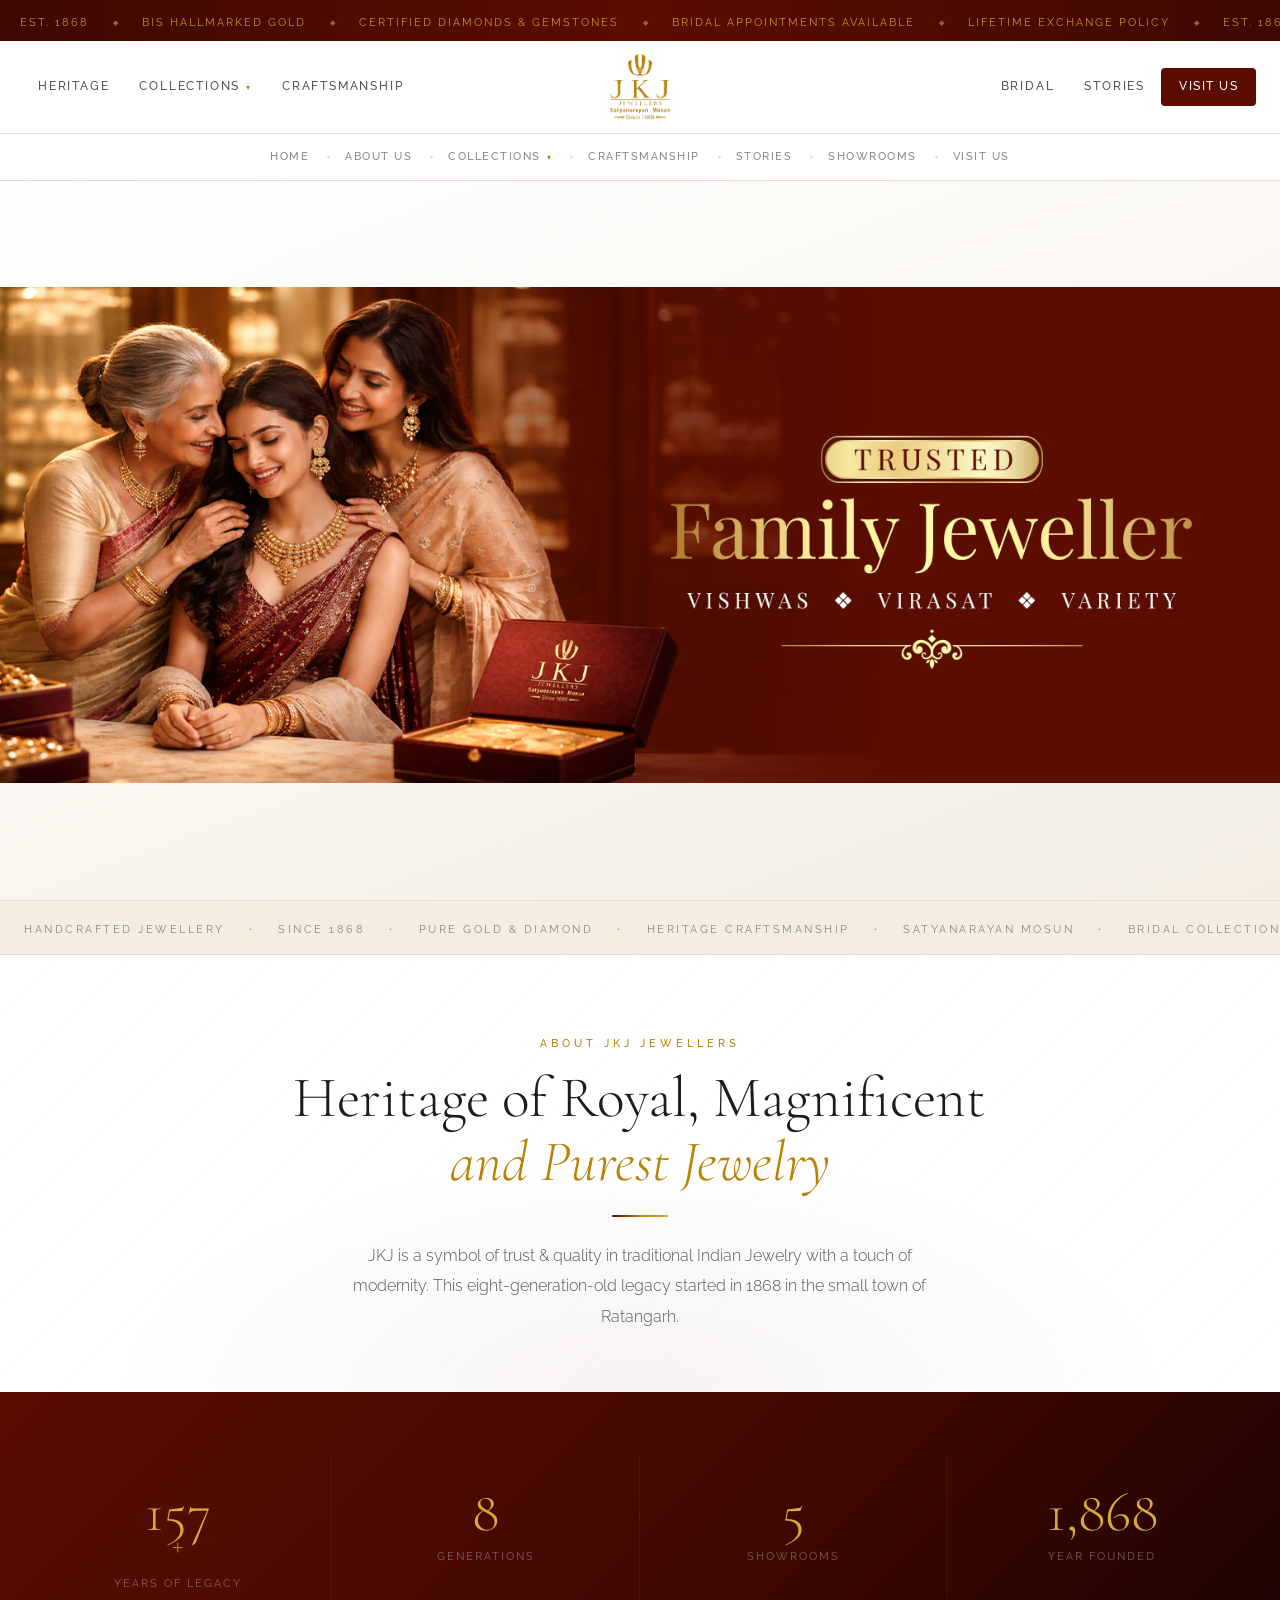
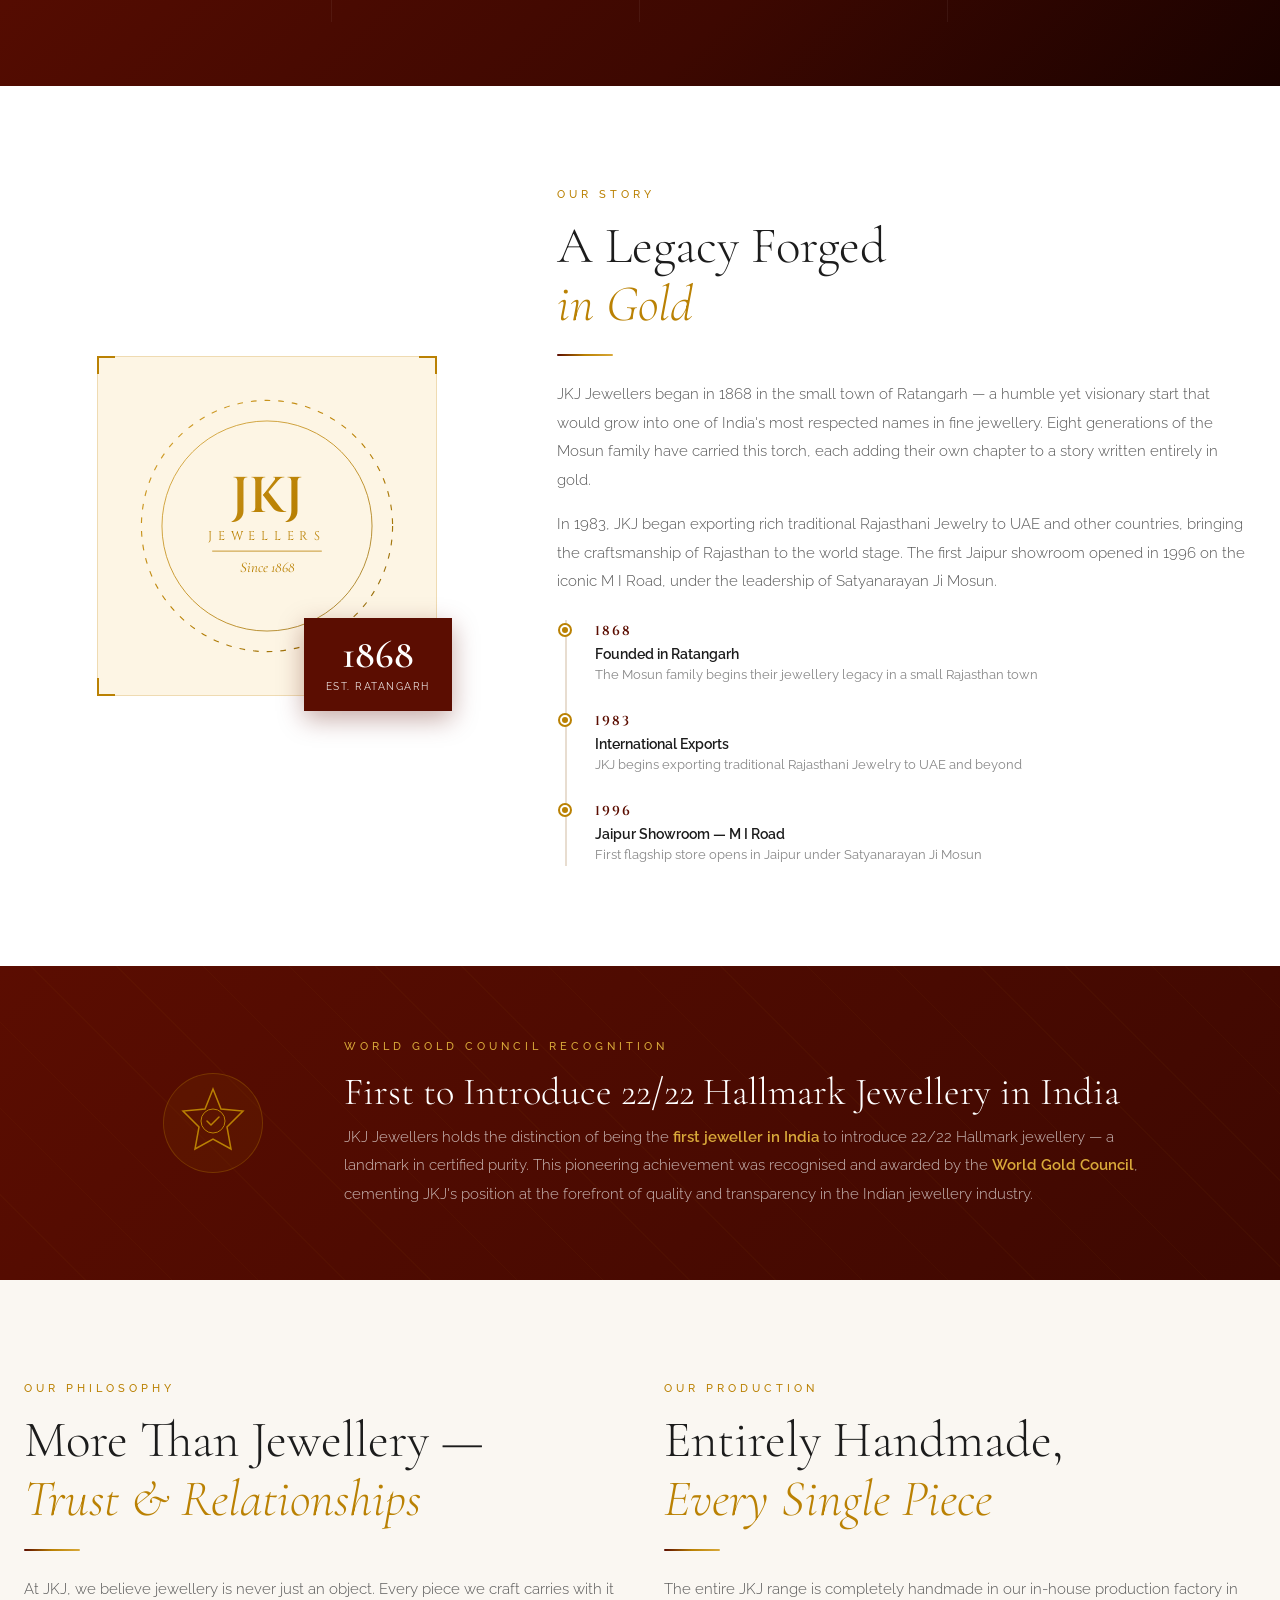
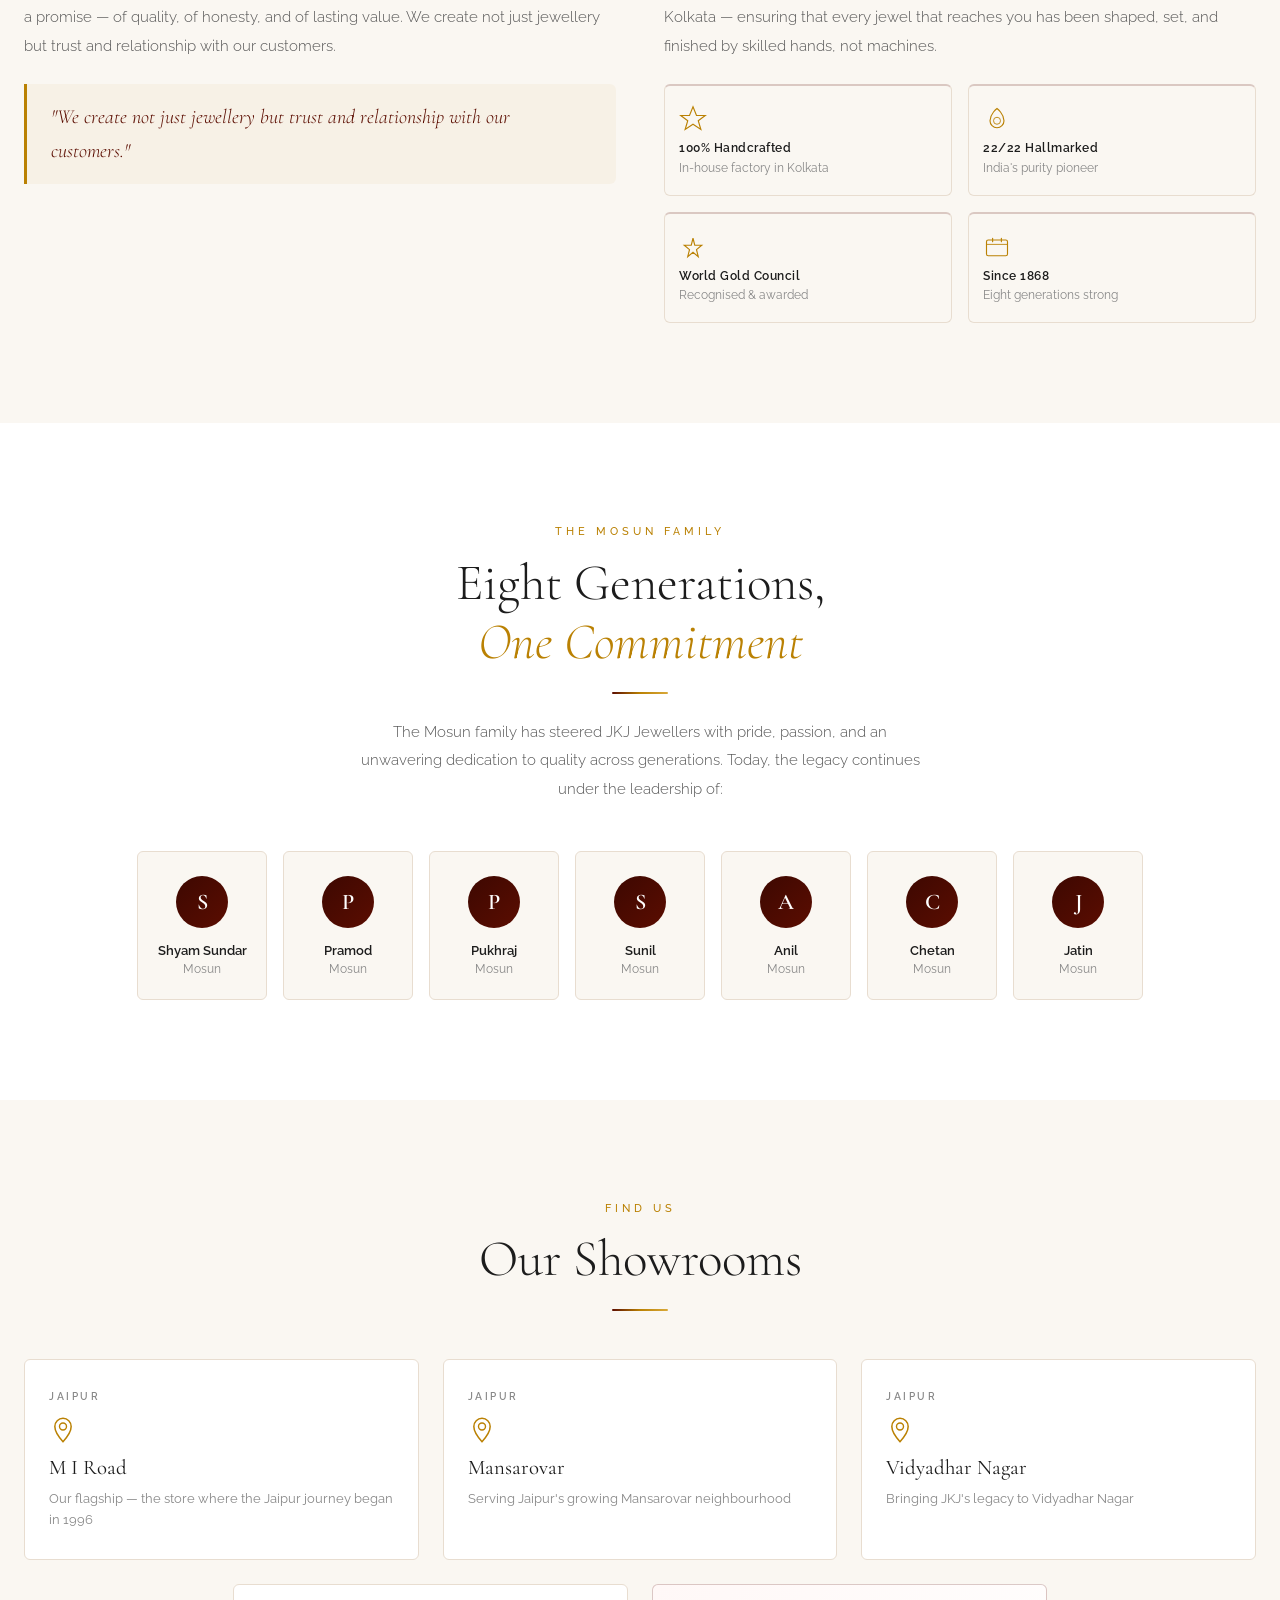
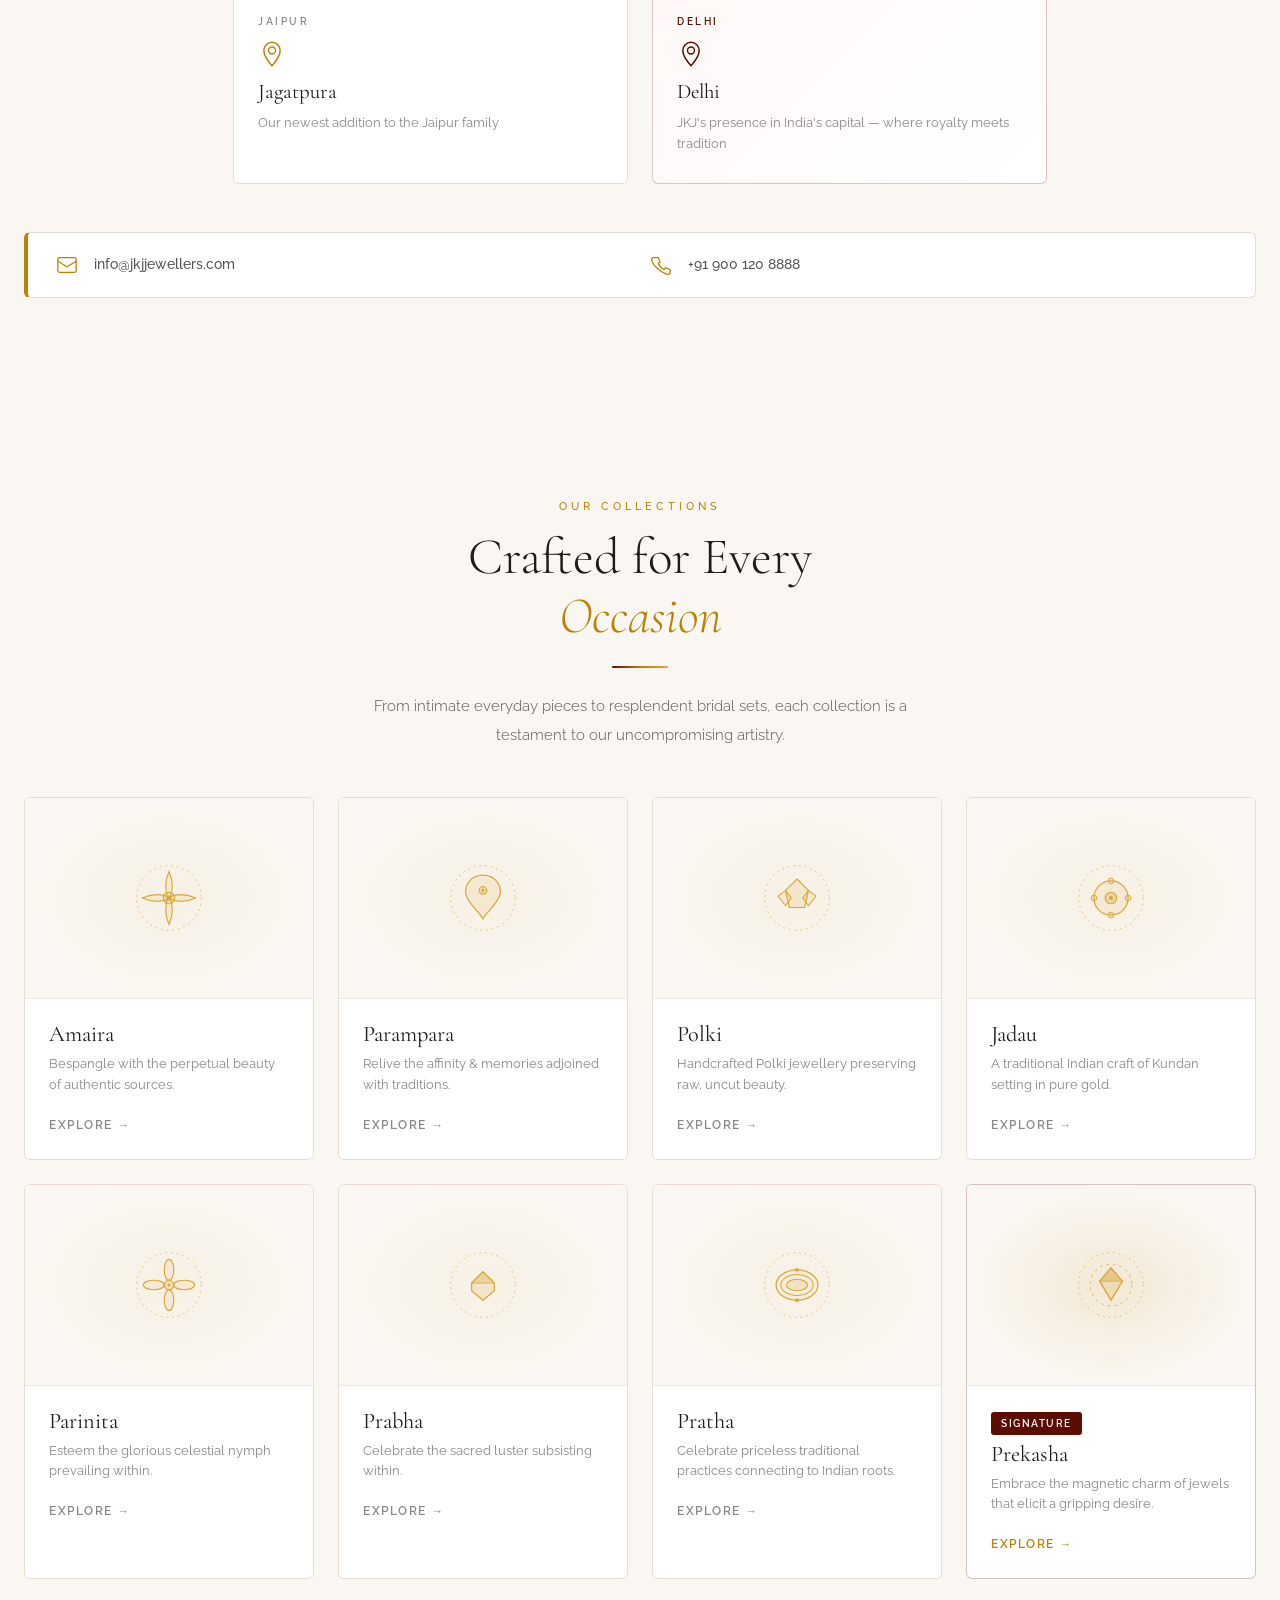
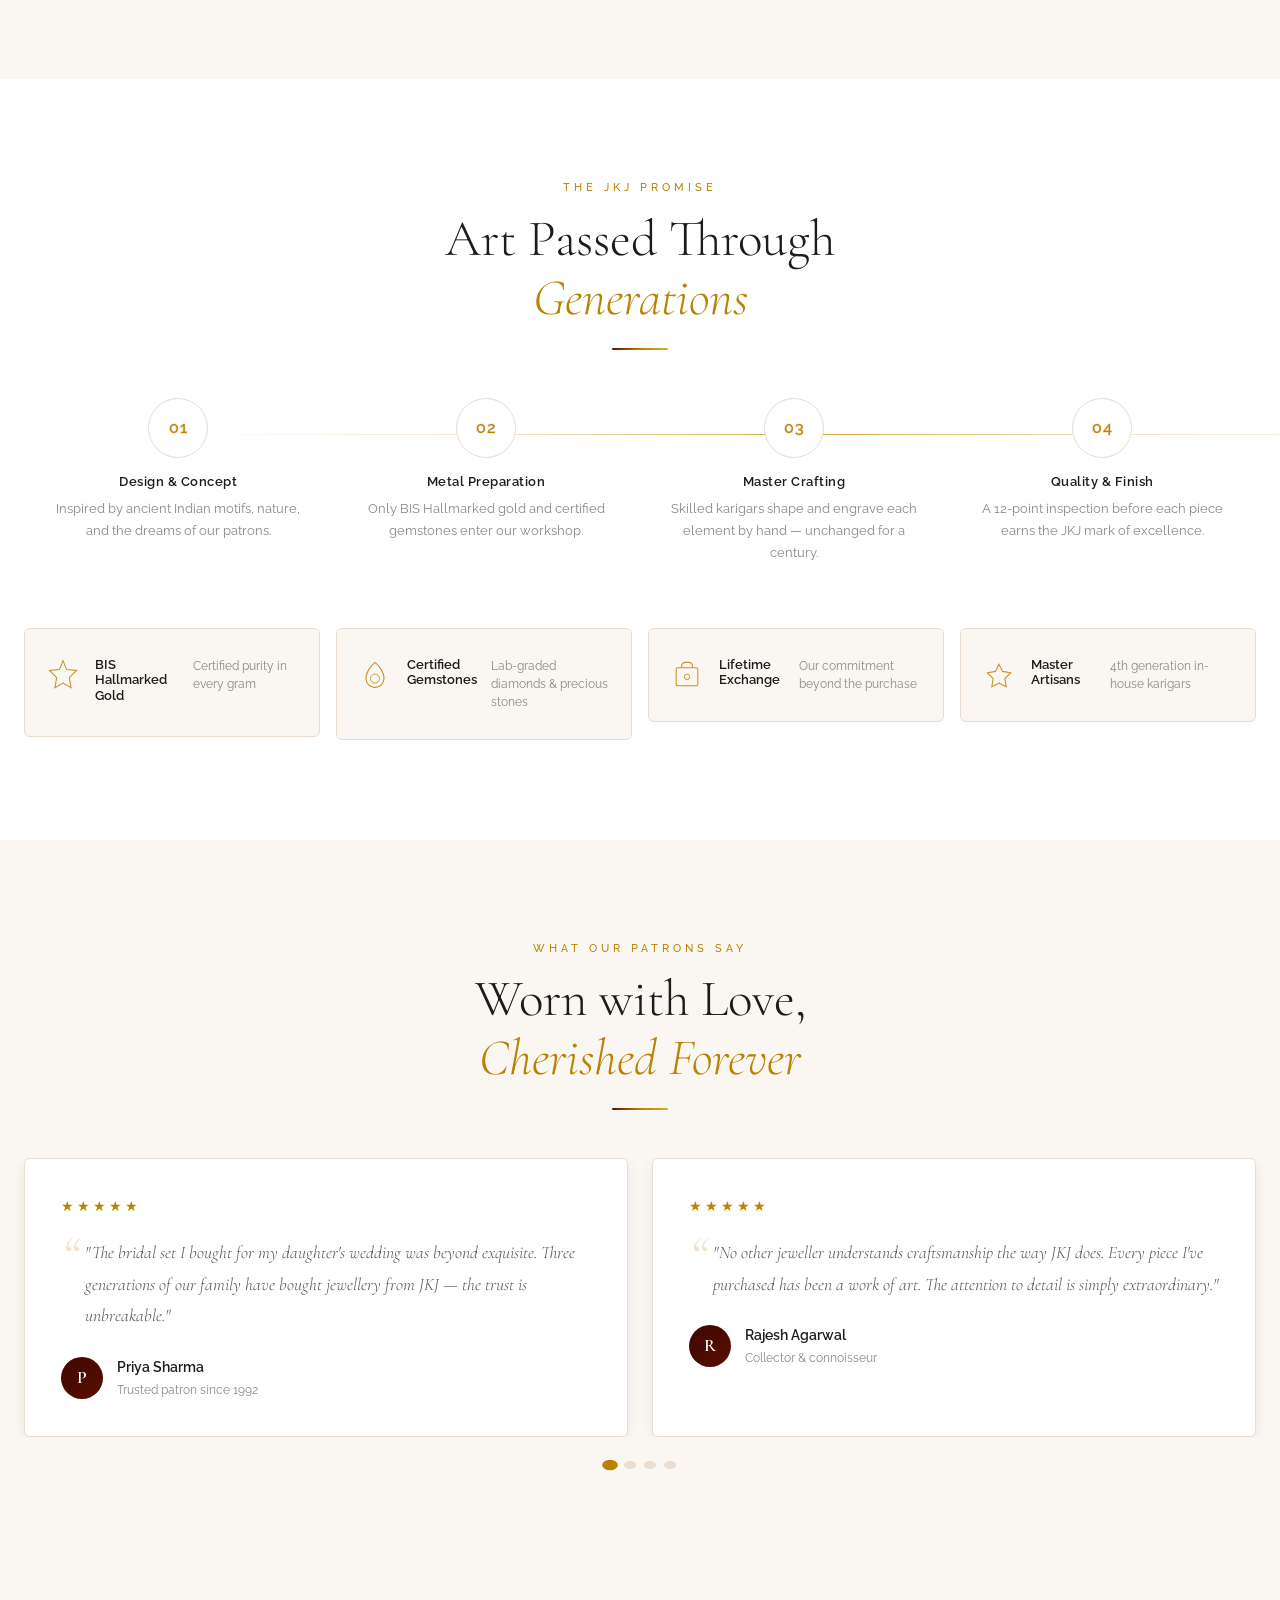
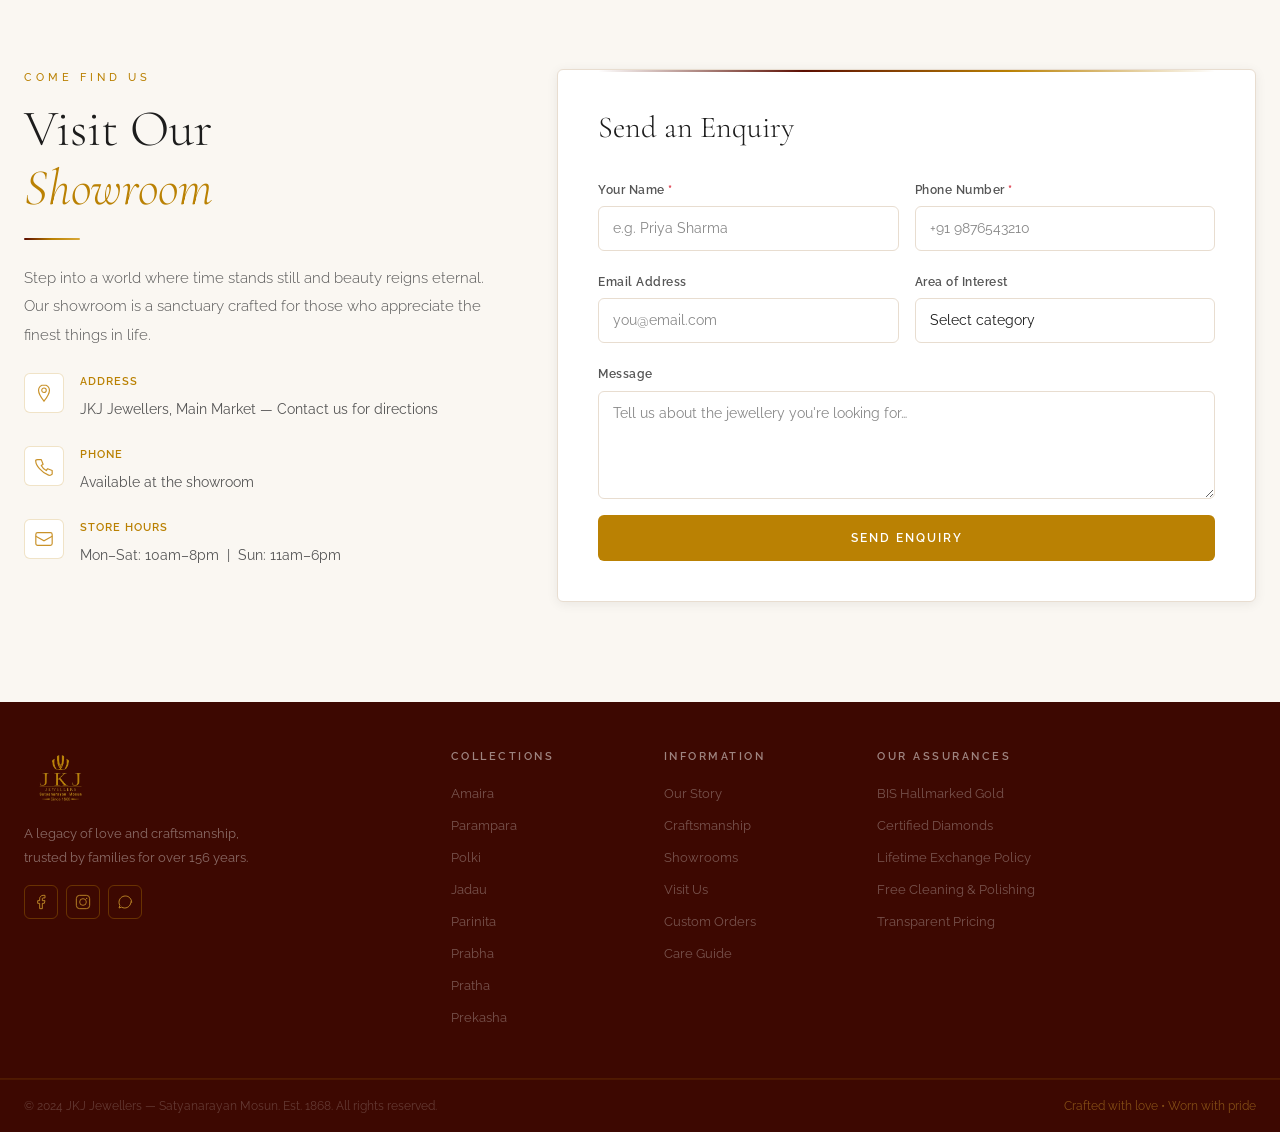
<file: index.html>
<!DOCTYPE html>
<html lang="en">
<head>
  <meta charset="UTF-8" />
  <meta name="viewport" content="width=device-width, initial-scale=1.0" />
  <title>JKJ Jewellers — Satyanarayan Mosun | Since 1868</title>

  <!-- Bootstrap 5 CSS -->
  <link href="https://cdn.jsdelivr.net/npm/bootstrap@5.3.3/dist/css/bootstrap.min.css" rel="stylesheet" />
  <!-- Google Fonts -->
  <link rel="preconnect" href="https://fonts.googleapis.com" />
  <link rel="preconnect" href="https://fonts.gstatic.com" crossorigin />
  <link href="https://fonts.googleapis.com/css2?family=Cormorant+Garamond:ital,wght@0,300;0,400;0,500;0,600;1,300;1,400&family=Raleway:wght@300;400;500;600&family=Cinzel:wght@400;500;600&display=swap" rel="stylesheet" />
  <!-- Custom CSS -->
  <link rel="stylesheet" href="css/style.css" />
</head>
<body>

  <!-- =====================================================
       HEADER — Luxury split-logo design
       ===================================================== -->
  <header class="site-header" id="siteHeader">

    <!-- ANNOUNCEMENT BAR -->
    <div class="announce-bar">
      <div class="announce-track">
        <span>Est. 1868</span>
        <span class="announce-dot">&#9670;</span>
        <span>BIS Hallmarked Gold</span>
        <span class="announce-dot">&#9670;</span>
        <span>Certified Diamonds &amp; Gemstones</span>
        <span class="announce-dot">&#9670;</span>
        <span>Bridal Appointments Available</span>
        <span class="announce-dot">&#9670;</span>
        <span>Lifetime Exchange Policy</span>
        <span class="announce-dot">&#9670;</span>
        <span>Est. 1868</span>
        <span class="announce-dot">&#9670;</span>
        <span>BIS Hallmarked Gold</span>
        <span class="announce-dot">&#9670;</span>
        <span>Certified Diamonds &amp; Gemstones</span>
        <span class="announce-dot">&#9670;</span>
        <span>Bridal Appointments Available</span>
        <span class="announce-dot">&#9670;</span>
        <span>Lifetime Exchange Policy</span>
        <span class="announce-dot">&#9670;</span>
      </div>
    </div>

    <!-- MAIN HEADER — Split nav / centered logo -->
    <div class="header-main">
      <div class="container-xxl px-3 px-md-4">
        <div class="hdr-inner">

          <!-- Left nav -->
          <nav class="hdr-nav hdr-nav--left">
            <a href="about.html" class="hdr-link">Heritage</a>
            <div class="hdr-dropdown">
              <a href="#collections" class="hdr-link hdr-dropdown-toggle">
                Collections <span class="hdr-caret">&#9662;</span>
              </a>
              <div class="hdr-dropdown-menu">
                <a href="#collections" class="hdr-dropdown-item">Amaira</a>
                <a href="#collections" class="hdr-dropdown-item">Parampara</a>
                <a href="#collections" class="hdr-dropdown-item">Polki</a>
                <a href="#collections" class="hdr-dropdown-item">Jadau</a>
                <a href="#collections" class="hdr-dropdown-item">Parinita</a>
                <a href="#collections" class="hdr-dropdown-item">Prabha</a>
                <a href="#collections" class="hdr-dropdown-item">Pratha</a>
                <a href="#collections" class="hdr-dropdown-item">Prekasha</a>
              </div>
            </div>
            <a href="#craftsmanship" class="hdr-link">Craftsmanship</a>
          </nav>

          <!-- Center logo -->
          <a href="index.html" class="header-logo">
            <img src="logo.webp" alt="JKJ Jewellers" />
          </a>

          <!-- Right nav -->
          <nav class="hdr-nav hdr-nav--right">
            <a href="#collections" class="hdr-link">Bridal</a>
            <a href="#testimonials" class="hdr-link">Stories</a>
            <a href="contact.html" class="hdr-link hdr-link--cta">Visit Us</a>
          </nav>

          <!-- Mobile hamburger (visible only on small screens) -->
          <button class="hdr-hamburger d-lg-none" id="hamburger" aria-label="Open menu">
            <span></span><span></span><span></span>
          </button>

        </div>
      </div>
    </div>

    <!-- CATEGORY NAV -->
    <div class="header-nav-wrap">
      <div class="container-xxl px-3 px-md-4">
        <nav class="cat-nav" id="catNav">
          <a href="index.html" class="cat-nav-item active">Home</a>
          <a href="about.html" class="cat-nav-item">About Us</a>
          <div class="cat-nav-dropdown">
            <a href="#collections" class="cat-nav-item cat-nav-toggle">
              Collections <span class="cat-caret">&#9662;</span>
            </a>
            <div class="cat-nav-menu">
              <a href="#collections" class="cat-menu-item">Amaira</a>
              <a href="#collections" class="cat-menu-item">Parampara</a>
              <a href="#collections" class="cat-menu-item">Polki</a>
              <a href="#collections" class="cat-menu-item">Jadau</a>
              <a href="#collections" class="cat-menu-item">Parinita</a>
              <a href="#collections" class="cat-menu-item">Prabha</a>
              <a href="#collections" class="cat-menu-item">Pratha</a>
              <a href="#collections" class="cat-menu-item">Prekasha</a>
            </div>
          </div>
          <a href="#craftsmanship" class="cat-nav-item">Craftsmanship</a>
          <a href="#testimonials" class="cat-nav-item">Stories</a>
          <a href="stores.html" class="cat-nav-item">Showrooms</a>
          <a href="contact.html" class="cat-nav-item">Visit Us</a>
        </nav>
      </div>
    </div>

    <!-- Mobile menu -->
    <div class="mobile-menu" id="mobileMenu">
      <a href="about.html">Heritage</a>
      <div class="mobile-submenu">
        <button class="mobile-submenu-toggle" type="button" aria-expanded="false">
          <span>Collections</span>
          <span class="ms-caret">&#9662;</span>
        </button>
        <div class="mobile-submenu-list">
          <a href="#collections">Amaira</a>
          <a href="#collections">Parampara</a>
          <a href="#collections">Polki</a>
          <a href="#collections">Jadau</a>
          <a href="#collections">Parinita</a>
          <a href="#collections">Prabha</a>
          <a href="#collections">Pratha</a>
          <a href="#collections">Prekasha</a>
        </div>
      </div>
      <a href="#craftsmanship">Craftsmanship</a>
      <a href="#collections">Bridal</a>
      <a href="#testimonials">Stories</a>
      <a href="stores.html">Showrooms</a>
      <a href="contact.html">Visit Us</a>
    </div>

  </header>

  <!-- =====================================================
       HERO
       ===================================================== -->
  <section class="hero" id="home">
    <img src="images/desktop_banner.png" width="100%" height="auto" class="d-none d-lg-block" alt="">
    <img src="images/mobile_banner.png" width="100%" height="auto" class="d-lg-none d-block" alt="">
  </section>

  <!-- MARQUEE -->
  <div class="marquee-strip">
    <div class="marquee-track">
      <span>Handcrafted Jewellery</span><span class="dot">&bull;</span>
      <span>Since 1868</span><span class="dot">&bull;</span>
      <span>Pure Gold &amp; Diamond</span><span class="dot">&bull;</span>
      <span>Heritage Craftsmanship</span><span class="dot">&bull;</span>
      <span>Satyanarayan Mosun</span><span class="dot">&bull;</span>
      <span>Bridal Collections</span><span class="dot">&bull;</span>
      <span>Handcrafted Jewellery</span><span class="dot">&bull;</span>
      <span>Since 1868</span><span class="dot">&bull;</span>
      <span>Pure Gold &amp; Diamond</span><span class="dot">&bull;</span>
      <span>Heritage Craftsmanship</span><span class="dot">&bull;</span>
      <span>Satyanarayan Mosun</span><span class="dot">&bull;</span>
      <span>Bridal Collections</span><span class="dot">&bull;</span>
    </div>
  </div>

  <!-- =====================================================
       ABOUT / HERITAGE  (full page content)
       ===================================================== -->

  <!-- 1. INTRO BANNER -->
  <section class="about-intro" id="heritage">
    <div class="about-intro-bg"></div>
    <div class="container-xxl px-3 px-md-4 position-relative">
      <div class="row justify-content-center text-center">
        <div class="col-lg-8 reveal">
          <p class="section-eyebrow">About JKJ Jewellers</p>
          <h2 class="about-intro-title">Heritage of Royal, Magnificent<br /><em>and Purest Jewelry</em></h2>
          <div class="gold-divider mx-auto"></div>
          <p class="about-intro-sub">
            JKJ is a symbol of trust &amp; quality in traditional Indian Jewelry with a touch of modernity. This eight-generation-old legacy started in 1868 in the small town of Ratangarh.
          </p>
        </div>
      </div>
    </div>
  </section>

  <!-- 2. STATS BAND -->
  <section class="section-stats">
    <div class="container-xxl px-3 px-md-4">
      <div class="row g-0 text-center">
        <div class="col-6 col-md-3 stat-cell reveal">
          <span class="stat-big" data-count="157">0</span><span class="stat-plus">+</span>
          <p>Years of Legacy</p>
        </div>
        <div class="col-6 col-md-3 stat-cell reveal" style="--delay:0.1s">
          <span class="stat-big" data-count="8">0</span>
          <p>Generations</p>
        </div>
        <div class="col-6 col-md-3 stat-cell reveal" style="--delay:0.2s">
          <span class="stat-big" data-count="5">0</span>
          <p>Showrooms</p>
        </div>
        <div class="col-6 col-md-3 stat-cell reveal" style="--delay:0.3s">
          <span class="stat-big" data-count="1868">0</span>
          <p>Year Founded</p>
        </div>
      </div>
    </div>
  </section>

  <!-- 3. STORY + EMBLEM -->
  <section class="section-heritage py-section" id="about-story">
    <div class="container-xxl px-3 px-md-4">
      <div class="row align-items-center g-5">

        <div class="col-lg-5 reveal-left">
          <div class="heritage-frame mx-auto">
            <div class="heritage-frame-inner">
              <svg viewBox="0 0 240 240" fill="none" xmlns="http://www.w3.org/2000/svg" class="w-100">
                <circle cx="120" cy="120" r="110" stroke="url(#gG)" stroke-width="1" stroke-dasharray="5 7"/>
                <circle cx="120" cy="120" r="92" stroke="url(#gG)" stroke-width="0.7"/>
                <text x="120" y="108" text-anchor="middle" font-family="Cinzel,serif" font-size="44" fill="url(#gG)" font-weight="600">JKJ</text>
                <text x="120" y="132" text-anchor="middle" font-family="Cinzel,serif" font-size="11" fill="#ba8103" letter-spacing="5">JEWELLERS</text>
                <line x1="72" y1="142" x2="168" y2="142" stroke="#ba8103" stroke-width="0.7"/>
                <text x="120" y="160" text-anchor="middle" font-family="Cormorant Garamond,serif" font-size="13" fill="#ba8103" font-style="italic">Since 1868</text>
                <defs>
                  <linearGradient id="gG" x1="0" y1="0" x2="240" y2="240" gradientUnits="userSpaceOnUse">
                    <stop offset="0%"  stop-color="#d9a93a"/>
                    <stop offset="50%" stop-color="#ba8103"/>
                    <stop offset="100%" stop-color="#8B6914"/>
                  </linearGradient>
                </defs>
              </svg>
            </div>
            <div class="fc fc-tl"></div><div class="fc fc-tr"></div>
            <div class="fc fc-bl"></div><div class="fc fc-br"></div>
            <div class="heritage-badge">
              <span class="badge-num">1868</span>
              <span class="badge-lbl">Est. Ratangarh</span>
            </div>
          </div>
        </div>

        <div class="col-lg-7 reveal-right">
          <p class="section-eyebrow">Our Story</p>
          <h2 class="section-title">A Legacy Forged<br /><em>in Gold</em></h2>
          <div class="gold-divider"></div>
          <p class="body-text">
            JKJ Jewellers began in 1868 in the small town of Ratangarh — a humble yet visionary start that would grow into one of India's most respected names in fine jewellery. Eight generations of the Mosun family have carried this torch, each adding their own chapter to a story written entirely in gold.
          </p>
          <p class="body-text mb-4">
            In 1983, JKJ began exporting rich traditional Rajasthani Jewelry to UAE and other countries, bringing the craftsmanship of Rajasthan to the world stage. The first Jaipur showroom opened in 1996 on the iconic M I Road, under the leadership of Satyanarayan Ji Mosun.
          </p>
          <!-- Timeline -->
          <div class="about-timeline">
            <div class="abt-tl-item reveal" style="--delay:0s">
              <div class="abt-tl-year">1868</div>
              <div class="abt-tl-content">
                <h6>Founded in Ratangarh</h6>
                <p>The Mosun family begins their jewellery legacy in a small Rajasthan town</p>
              </div>
            </div>
            <div class="abt-tl-item reveal" style="--delay:0.15s">
              <div class="abt-tl-year">1983</div>
              <div class="abt-tl-content">
                <h6>International Exports</h6>
                <p>JKJ begins exporting traditional Rajasthani Jewelry to UAE and beyond</p>
              </div>
            </div>
            <div class="abt-tl-item reveal" style="--delay:0.3s">
              <div class="abt-tl-year">1996</div>
              <div class="abt-tl-content">
                <h6>Jaipur Showroom — M I Road</h6>
                <p>First flagship store opens in Jaipur under Satyanarayan Ji Mosun</p>
              </div>
            </div>
          </div>
        </div>

      </div>
    </div>
  </section>

  <!-- 4. ACHIEVEMENT HIGHLIGHT -->
  <section class="about-achievement">
    <div class="container-xxl px-3 px-md-4">
      <div class="row align-items-center g-5 justify-content-center">
        <div class="col-lg-2 text-center reveal-left">
          <div class="award-emblem mx-auto">
            <svg width="80" height="80" viewBox="0 0 80 80" fill="none">
              <path d="M40 6L48 26L70 28L54 44L58 66L40 56L22 66L26 44L10 28L32 26Z" stroke="#ba8103" stroke-width="1.5" fill="none"/>
              <circle cx="40" cy="38" r="12" stroke="#ba8103" stroke-width="1" fill="none"/>
              <path d="M34 38L38 42L46 34" stroke="#ba8103" stroke-width="1.5" stroke-linecap="round" stroke-linejoin="round"/>
            </svg>
          </div>
        </div>
        <div class="col-lg-8 reveal">
          <p class="section-eyebrow">World Gold Council Recognition</p>
          <h3 class="achievement-title">First to Introduce 22/22 Hallmark Jewellery in India</h3>
          <p class="body-text mt-2 mb-0">
            JKJ Jewellers holds the distinction of being the <strong>first jeweller in India</strong> to introduce 22/22 Hallmark jewellery — a landmark in certified purity. This pioneering achievement was recognised and awarded by the <strong>World Gold Council</strong>, cementing JKJ's position at the forefront of quality and transparency in the Indian jewellery industry.
          </p>
        </div>
      </div>
    </div>
  </section>

  <!-- 5. PHILOSOPHY + PRODUCTION -->
  <section class="about-philosophy py-section bg-cream">
    <div class="container-xxl px-3 px-md-4">
      <div class="row g-5">

        <!-- Philosophy -->
        <div class="col-lg-6 reveal-left">
          <p class="section-eyebrow">Our Philosophy</p>
          <h2 class="section-title">More Than Jewellery —<br /><em>Trust &amp; Relationships</em></h2>
          <div class="gold-divider"></div>
          <p class="body-text">
            At JKJ, we believe jewellery is never just an object. Every piece we craft carries with it a promise — of quality, of honesty, and of lasting value. We create not just jewellery but trust and relationship with our customers.
          </p>
          <blockquote class="about-quote">
            "We create not just jewellery but trust and relationship with our customers."
          </blockquote>
        </div>

        <!-- Production -->
        <div class="col-lg-6 reveal-right">
          <p class="section-eyebrow">Our Production</p>
          <h2 class="section-title">Entirely Handmade,<br /><em>Every Single Piece</em></h2>
          <div class="gold-divider"></div>
          <p class="body-text mb-4">
            The entire JKJ range is completely handmade in our in-house production factory in Kolkata — ensuring that every jewel that reaches you has been shaped, set, and finished by skilled hands, not machines.
          </p>
          <div class="row g-3">
            <div class="col-6">
              <div class="pillar-card">
                <div class="pillar-icon mb-2">
                  <svg width="28" height="28" viewBox="0 0 32 32" fill="none"><path d="M16 2L20 12H30L22 18L25 28L16 22L7 28L10 18L2 12H12L16 2Z" stroke="#ba8103" stroke-width="1.3" fill="none"/></svg>
                </div>
                <h6>100% Handcrafted</h6>
                <p>In-house factory in Kolkata</p>
              </div>
            </div>
            <div class="col-6">
              <div class="pillar-card">
                <div class="pillar-icon mb-2">
                  <svg width="28" height="28" viewBox="0 0 32 32" fill="none"><path d="M16 4C16 4 8 10 8 18C8 22.4 11.6 26 16 26C20.4 26 24 22.4 24 18C24 10 16 4 16 4Z" stroke="#ba8103" stroke-width="1.3" fill="none"/><circle cx="16" cy="18" r="4" stroke="#ba8103" stroke-width="1"/></svg>
                </div>
                <h6>22/22 Hallmarked</h6>
                <p>India's purity pioneer</p>
              </div>
            </div>
            <div class="col-6">
              <div class="pillar-card">
                <div class="pillar-icon mb-2">
                  <svg width="28" height="28" viewBox="0 0 32 32" fill="none"><path d="M16 6L18 14L26 14L20 19L22 27L16 22L10 27L12 19L6 14L14 14L16 6Z" stroke="#ba8103" stroke-width="1.3" fill="none"/></svg>
                </div>
                <h6>World Gold Council</h6>
                <p>Recognised &amp; awarded</p>
              </div>
            </div>
            <div class="col-6">
              <div class="pillar-card">
                <div class="pillar-icon mb-2">
                  <svg width="28" height="28" viewBox="0 0 32 32" fill="none"><rect x="4" y="8" width="24" height="18" rx="2" stroke="#ba8103" stroke-width="1.3" fill="none"/><path d="M4 13H28" stroke="#ba8103" stroke-width="1"/><path d="M11 6V10M21 6V10" stroke="#ba8103" stroke-width="1.3" stroke-linecap="round"/></svg>
                </div>
                <h6>Since 1868</h6>
                <p>Eight generations strong</p>
              </div>
            </div>
          </div>
        </div>

      </div>
    </div>
  </section>

  <!-- 6. FAMILY LEADERSHIP -->
  <section class="about-family py-section">
    <div class="container-xxl px-3 px-md-4">
      <div class="text-center mb-5 reveal">
        <p class="section-eyebrow">The Mosun Family</p>
        <h2 class="section-title">Eight Generations,<br /><em>One Commitment</em></h2>
        <div class="gold-divider mx-auto"></div>
        <p class="body-text mx-auto" style="max-width:560px">
          The Mosun family has steered JKJ Jewellers with pride, passion, and an unwavering dedication to quality across generations. Today, the legacy continues under the leadership of:
        </p>
      </div>
      <div class="row g-3 justify-content-center">
        <div class="col-6 col-sm-4 col-md-3 col-lg-auto reveal" style="--delay:0s">
          <div class="family-card">
            <div class="family-initial">S</div>
            <p>Shyam Sundar<br /><span>Mosun</span></p>
          </div>
        </div>
        <div class="col-6 col-sm-4 col-md-3 col-lg-auto reveal" style="--delay:0.07s">
          <div class="family-card">
            <div class="family-initial">P</div>
            <p>Pramod<br /><span>Mosun</span></p>
          </div>
        </div>
        <div class="col-6 col-sm-4 col-md-3 col-lg-auto reveal" style="--delay:0.14s">
          <div class="family-card">
            <div class="family-initial">P</div>
            <p>Pukhraj<br /><span>Mosun</span></p>
          </div>
        </div>
        <div class="col-6 col-sm-4 col-md-3 col-lg-auto reveal" style="--delay:0.21s">
          <div class="family-card">
            <div class="family-initial">S</div>
            <p>Sunil<br /><span>Mosun</span></p>
          </div>
        </div>
        <div class="col-6 col-sm-4 col-md-3 col-lg-auto reveal" style="--delay:0.28s">
          <div class="family-card">
            <div class="family-initial">A</div>
            <p>Anil<br /><span>Mosun</span></p>
          </div>
        </div>
        <div class="col-6 col-sm-4 col-md-3 col-lg-auto reveal" style="--delay:0.35s">
          <div class="family-card">
            <div class="family-initial">C</div>
            <p>Chetan<br /><span>Mosun</span></p>
          </div>
        </div>
        <div class="col-6 col-sm-4 col-md-3 col-lg-auto reveal" style="--delay:0.42s">
          <div class="family-card">
            <div class="family-initial">J</div>
            <p>Jatin<br /><span>Mosun</span></p>
          </div>
        </div>
      </div>
    </div>
  </section>

  <!-- 7. STORE LOCATIONS -->
  <section class="about-stores py-section bg-cream">
    <div class="container-xxl px-3 px-md-4">
      <div class="text-center mb-5 reveal">
        <p class="section-eyebrow">Find Us</p>
        <h2 class="section-title">Our Showrooms</h2>
        <div class="gold-divider mx-auto"></div>
      </div>
      <div class="row g-4 justify-content-center">
        <div class="col-sm-6 col-lg-4 reveal" style="--delay:0s">
          <div class="store-card">
            <div class="store-city">Jaipur</div>
            <div class="store-icon">
              <svg width="28" height="28" viewBox="0 0 24 24" fill="none"><path d="M12 2C8.1 2 5 5.1 5 9C5 14.3 12 22 12 22C12 22 19 14.3 19 9C19 5.1 15.9 2 12 2Z" stroke="#ba8103" stroke-width="1.3" fill="none"/><circle cx="12" cy="9" r="3" stroke="#ba8103" stroke-width="1.2"/></svg>
            </div>
            <h5>M I Road</h5>
            <p>Our flagship — the store where the Jaipur journey began in 1996</p>
          </div>
        </div>
        <div class="col-sm-6 col-lg-4 reveal" style="--delay:0.1s">
          <div class="store-card">
            <div class="store-city">Jaipur</div>
            <div class="store-icon">
              <svg width="28" height="28" viewBox="0 0 24 24" fill="none"><path d="M12 2C8.1 2 5 5.1 5 9C5 14.3 12 22 12 22C12 22 19 14.3 19 9C19 5.1 15.9 2 12 2Z" stroke="#ba8103" stroke-width="1.3" fill="none"/><circle cx="12" cy="9" r="3" stroke="#ba8103" stroke-width="1.2"/></svg>
            </div>
            <h5>Mansarovar</h5>
            <p>Serving Jaipur's growing Mansarovar neighbourhood</p>
          </div>
        </div>
        <div class="col-sm-6 col-lg-4 reveal" style="--delay:0.2s">
          <div class="store-card">
            <div class="store-city">Jaipur</div>
            <div class="store-icon">
              <svg width="28" height="28" viewBox="0 0 24 24" fill="none"><path d="M12 2C8.1 2 5 5.1 5 9C5 14.3 12 22 12 22C12 22 19 14.3 19 9C19 5.1 15.9 2 12 2Z" stroke="#ba8103" stroke-width="1.3" fill="none"/><circle cx="12" cy="9" r="3" stroke="#ba8103" stroke-width="1.2"/></svg>
            </div>
            <h5>Vidyadhar Nagar</h5>
            <p>Bringing JKJ's legacy to Vidyadhar Nagar</p>
          </div>
        </div>
        <div class="col-sm-6 col-lg-4 reveal" style="--delay:0.3s">
          <div class="store-card">
            <div class="store-city">Jaipur</div>
            <div class="store-icon">
              <svg width="28" height="28" viewBox="0 0 24 24" fill="none"><path d="M12 2C8.1 2 5 5.1 5 9C5 14.3 12 22 12 22C12 22 19 14.3 19 9C19 5.1 15.9 2 12 2Z" stroke="#ba8103" stroke-width="1.3" fill="none"/><circle cx="12" cy="9" r="3" stroke="#ba8103" stroke-width="1.2"/></svg>
            </div>
            <h5>Jagatpura</h5>
            <p>Our newest addition to the Jaipur family</p>
          </div>
        </div>
        <div class="col-sm-6 col-lg-4 reveal" style="--delay:0.4s">
          <div class="store-card store-card--featured">
            <div class="store-city store-city--gold">Delhi</div>
            <div class="store-icon">
              <svg width="28" height="28" viewBox="0 0 24 24" fill="none"><path d="M12 2C8.1 2 5 5.1 5 9C5 14.3 12 22 12 22C12 22 19 14.3 19 9C19 5.1 15.9 2 12 2Z" stroke="#5b0d01" stroke-width="1.3" fill="none"/><circle cx="12" cy="9" r="3" stroke="#5b0d01" stroke-width="1.2"/></svg>
            </div>
            <h5>Delhi</h5>
            <p>JKJ's presence in India's capital — where royalty meets tradition</p>
          </div>
        </div>
      </div>

      <!-- Contact strip -->
      <div class="about-contact-strip reveal mt-5">
        <div class="row align-items-center g-3">
          <div class="col-md-6 d-flex align-items-center gap-3">
            <svg width="22" height="22" viewBox="0 0 24 24" fill="none"><rect x="2" y="4" width="20" height="16" rx="2" stroke="#ba8103" stroke-width="1.4" fill="none"/><path d="M2 8L12 14L22 8" stroke="#ba8103" stroke-width="1.3" fill="none"/></svg>
            <span>info@jkjjewellers.com</span>
          </div>
          <div class="col-md-6 d-flex align-items-center gap-3">
            <svg width="22" height="22" viewBox="0 0 24 24" fill="none"><path d="M5 4H9L11 9L9 10.5C10 12.5 13.5 16 15.5 17L17 15L22 17V21C22 21 20 23 18 22C10 19 2 11 2 6C1 4 5 4 5 4Z" stroke="#ba8103" stroke-width="1.4" fill="none" stroke-linejoin="round"/></svg>
            <span>+91 900 120 8888</span>
          </div>
        </div>
      </div>

    </div>
  </section>

  <!-- =====================================================
       COLLECTIONS
       ===================================================== -->
  <section class="section-collections py-section bg-cream" id="collections">
    <div class="container-xxl px-3 px-md-4">

      <div class="text-center mb-5 reveal">
        <p class="section-eyebrow">Our Collections</p>
        <h2 class="section-title">Crafted for Every<br /><em>Occasion</em></h2>
        <div class="gold-divider mx-auto"></div>
        <p class="body-text mx-auto" style="max-width:560px">From intimate everyday pieces to resplendent bridal sets, each collection is a testament to our uncompromising artistry.</p>
      </div>

      <div class="row g-4">

        <!-- Amaira -->
        <div class="col-6 col-md-4 col-lg-3 reveal" style="--delay:0s">
          <a href="amaira.html" class="coll-card-link">
            <div class="coll-card">
              <div class="coll-visual">
                <div class="coll-visual-bg"></div>
                <svg width="76" height="76" viewBox="0 0 80 80" fill="none">
                  <defs><linearGradient id="ixAm" x1="0" y1="0" x2="80" y2="80"><stop offset="0%" stop-color="#d9a93a"/><stop offset="100%" stop-color="#8B6914"/></linearGradient></defs>
                  <circle cx="40" cy="40" r="34" stroke="url(#ixAm)" stroke-width="0.7" stroke-dasharray="2 4"/>
                  <path d="M40 12 Q47 28 40 42 Q33 28 40 12 Z" stroke="url(#ixAm)" stroke-width="1.2" fill="rgba(217,169,58,0.12)"/>
                  <path d="M40 68 Q47 52 40 38 Q33 52 40 68 Z" stroke="url(#ixAm)" stroke-width="1.2" fill="rgba(217,169,58,0.12)"/>
                  <path d="M12 40 Q28 33 42 40 Q28 47 12 40 Z" stroke="url(#ixAm)" stroke-width="1.2" fill="rgba(217,169,58,0.12)"/>
                  <path d="M68 40 Q52 33 38 40 Q52 47 68 40 Z" stroke="url(#ixAm)" stroke-width="1.2" fill="rgba(217,169,58,0.12)"/>
                  <circle cx="40" cy="40" r="6" stroke="url(#ixAm)" stroke-width="1.2" fill="rgba(217,169,58,0.2)"/>
                  <circle cx="40" cy="40" r="2" fill="url(#ixAm)"/>
                </svg>
                <div class="coll-shimmer"></div>
              </div>
              <div class="coll-body">
                <h5>Amaira</h5>
                <p>Bespangle with the perpetual beauty of authentic sources.</p>
                <span class="coll-link">Explore <span>&rarr;</span></span>
              </div>
            </div>
          </a>
        </div>

        <!-- Parampara -->
        <div class="col-6 col-md-4 col-lg-3 reveal" style="--delay:0.06s">
          <a href="parampara.html" class="coll-card-link">
            <div class="coll-card">
              <div class="coll-visual">
                <div class="coll-visual-bg"></div>
                <svg width="76" height="76" viewBox="0 0 80 80" fill="none">
                  <defs><linearGradient id="ixPr" x1="0" y1="0" x2="80" y2="80"><stop offset="0%" stop-color="#d9a93a"/><stop offset="100%" stop-color="#8B6914"/></linearGradient></defs>
                  <circle cx="40" cy="40" r="34" stroke="url(#ixPr)" stroke-width="0.7" stroke-dasharray="2 4"/>
                  <path d="M40 16 C52 16 60 26 58 36 C56 46 44 54 40 62 C36 54 24 46 22 36 C20 26 28 16 40 16 Z" stroke="url(#ixPr)" stroke-width="1.3" fill="rgba(217,169,58,0.12)"/>
                  <circle cx="40" cy="32" r="4" stroke="url(#ixPr)" stroke-width="1.1" fill="rgba(217,169,58,0.25)"/>
                  <circle cx="40" cy="32" r="1.4" fill="url(#ixPr)"/>
                </svg>
                <div class="coll-shimmer"></div>
              </div>
              <div class="coll-body">
                <h5>Parampara</h5>
                <p>Relive the affinity &amp; memories adjoined with traditions.</p>
                <span class="coll-link">Explore <span>&rarr;</span></span>
              </div>
            </div>
          </a>
        </div>

        <!-- Polki -->
        <div class="col-6 col-md-4 col-lg-3 reveal" style="--delay:0.12s">
          <a href="polki.html" class="coll-card-link">
            <div class="coll-card">
              <div class="coll-visual">
                <div class="coll-visual-bg"></div>
                <svg width="76" height="76" viewBox="0 0 80 80" fill="none">
                  <defs><linearGradient id="ixPo" x1="0" y1="0" x2="80" y2="80"><stop offset="0%" stop-color="#d9a93a"/><stop offset="100%" stop-color="#8B6914"/></linearGradient></defs>
                  <circle cx="40" cy="40" r="34" stroke="url(#ixPo)" stroke-width="0.7" stroke-dasharray="2 4"/>
                  <polygon points="40,20 52,32 48,50 32,50 28,32" stroke="url(#ixPo)" stroke-width="1.3" fill="rgba(217,169,58,0.15)"/>
                  <polygon points="20,38 28,32 34,40 28,48" stroke="url(#ixPo)" stroke-width="1.1" fill="rgba(217,169,58,0.1)"/>
                  <polygon points="60,38 52,32 46,40 52,48" stroke="url(#ixPo)" stroke-width="1.1" fill="rgba(217,169,58,0.1)"/>
                  <line x1="40" y1="20" x2="40" y2="50" stroke="url(#ixPo)" stroke-width="0.5"/>
                  <line x1="28" y1="32" x2="52" y2="32" stroke="url(#ixPo)" stroke-width="0.5"/>
                </svg>
                <div class="coll-shimmer"></div>
              </div>
              <div class="coll-body">
                <h5>Polki</h5>
                <p>Handcrafted Polki jewellery preserving raw, uncut beauty.</p>
                <span class="coll-link">Explore <span>&rarr;</span></span>
              </div>
            </div>
          </a>
        </div>

        <!-- Jadau -->
        <div class="col-6 col-md-4 col-lg-3 reveal" style="--delay:0.18s">
          <a href="jadau.html" class="coll-card-link">
            <div class="coll-card">
              <div class="coll-visual">
                <div class="coll-visual-bg"></div>
                <svg width="76" height="76" viewBox="0 0 80 80" fill="none">
                  <defs><linearGradient id="ixJa" x1="0" y1="0" x2="80" y2="80"><stop offset="0%" stop-color="#d9a93a"/><stop offset="100%" stop-color="#8B6914"/></linearGradient></defs>
                  <circle cx="40" cy="40" r="34" stroke="url(#ixJa)" stroke-width="0.7" stroke-dasharray="2 4"/>
                  <circle cx="40" cy="40" r="18" stroke="url(#ixJa)" stroke-width="1.3" fill="rgba(217,169,58,0.1)"/>
                  <circle cx="40" cy="40" r="6" stroke="url(#ixJa)" stroke-width="1.2" fill="rgba(217,169,58,0.3)"/>
                  <circle cx="40" cy="40" r="2" fill="url(#ixJa)"/>
                  <circle cx="40" cy="22" r="3" stroke="url(#ixJa)" stroke-width="1" fill="rgba(217,169,58,0.18)"/>
                  <circle cx="40" cy="58" r="3" stroke="url(#ixJa)" stroke-width="1" fill="rgba(217,169,58,0.18)"/>
                  <circle cx="22" cy="40" r="3" stroke="url(#ixJa)" stroke-width="1" fill="rgba(217,169,58,0.18)"/>
                  <circle cx="58" cy="40" r="3" stroke="url(#ixJa)" stroke-width="1" fill="rgba(217,169,58,0.18)"/>
                </svg>
                <div class="coll-shimmer"></div>
              </div>
              <div class="coll-body">
                <h5>Jadau</h5>
                <p>A traditional Indian craft of Kundan setting in pure gold.</p>
                <span class="coll-link">Explore <span>&rarr;</span></span>
              </div>
            </div>
          </a>
        </div>

        <!-- Parinita -->
        <div class="col-6 col-md-4 col-lg-3 reveal" style="--delay:0s">
          <a href="parinita.html" class="coll-card-link">
            <div class="coll-card">
              <div class="coll-visual">
                <div class="coll-visual-bg"></div>
                <svg width="76" height="76" viewBox="0 0 80 80" fill="none">
                  <defs><linearGradient id="ixPi" x1="0" y1="0" x2="80" y2="80"><stop offset="0%" stop-color="#d9a93a"/><stop offset="100%" stop-color="#8B6914"/></linearGradient></defs>
                  <circle cx="40" cy="40" r="34" stroke="url(#ixPi)" stroke-width="0.7" stroke-dasharray="2 4"/>
                  <g stroke="url(#ixPi)" stroke-width="1.2" fill="rgba(217,169,58,0.1)">
                    <ellipse cx="40" cy="24" rx="5" ry="11"/>
                    <ellipse cx="40" cy="56" rx="5" ry="11"/>
                    <ellipse cx="24" cy="40" rx="11" ry="5"/>
                    <ellipse cx="56" cy="40" rx="11" ry="5"/>
                  </g>
                  <circle cx="40" cy="40" r="5" stroke="url(#ixPi)" stroke-width="1.2" fill="rgba(217,169,58,0.25)"/>
                  <circle cx="40" cy="40" r="1.6" fill="url(#ixPi)"/>
                </svg>
                <div class="coll-shimmer"></div>
              </div>
              <div class="coll-body">
                <h5>Parinita</h5>
                <p>Esteem the glorious celestial nymph prevailing within.</p>
                <span class="coll-link">Explore <span>&rarr;</span></span>
              </div>
            </div>
          </a>
        </div>

        <!-- Prabha -->
        <div class="col-6 col-md-4 col-lg-3 reveal" style="--delay:0.06s">
          <a href="prabha.html" class="coll-card-link">
            <div class="coll-card">
              <div class="coll-visual">
                <div class="coll-visual-bg"></div>
                <svg width="76" height="76" viewBox="0 0 80 80" fill="none">
                  <defs><linearGradient id="ixPb" x1="0" y1="0" x2="80" y2="80"><stop offset="0%" stop-color="#d9a93a"/><stop offset="100%" stop-color="#8B6914"/></linearGradient></defs>
                  <circle cx="40" cy="40" r="34" stroke="url(#ixPb)" stroke-width="0.7" stroke-dasharray="2 4"/>
                  <g stroke="url(#ixPb)" stroke-width="0.7" opacity="0.55">
                    <line x1="40" y1="18" x2="40" y2="26"/>
                    <line x1="40" y1="54" x2="40" y2="62"/>
                    <line x1="18" y1="40" x2="26" y2="40"/>
                    <line x1="54" y1="40" x2="62" y2="40"/>
                  </g>
                  <polygon points="40,26 52,38 52,46 40,56 28,46 28,38" stroke="url(#ixPb)" stroke-width="1.3" fill="rgba(217,169,58,0.16)"/>
                  <polygon points="40,26 52,38 28,38" stroke="url(#ixPb)" stroke-width="0.8" fill="rgba(217,169,58,0.3)"/>
                </svg>
                <div class="coll-shimmer"></div>
              </div>
              <div class="coll-body">
                <h5>Prabha</h5>
                <p>Celebrate the sacred luster subsisting within.</p>
                <span class="coll-link">Explore <span>&rarr;</span></span>
              </div>
            </div>
          </a>
        </div>

        <!-- Pratha -->
        <div class="col-6 col-md-4 col-lg-3 reveal" style="--delay:0.12s">
          <a href="pratha.html" class="coll-card-link">
            <div class="coll-card">
              <div class="coll-visual">
                <div class="coll-visual-bg"></div>
                <svg width="76" height="76" viewBox="0 0 80 80" fill="none">
                  <defs><linearGradient id="ixPt" x1="0" y1="0" x2="80" y2="80"><stop offset="0%" stop-color="#d9a93a"/><stop offset="100%" stop-color="#8B6914"/></linearGradient></defs>
                  <circle cx="40" cy="40" r="34" stroke="url(#ixPt)" stroke-width="0.7" stroke-dasharray="2 4"/>
                  <ellipse cx="40" cy="40" rx="22" ry="16" stroke="url(#ixPt)" stroke-width="1.3" fill="rgba(217,169,58,0.06)"/>
                  <ellipse cx="40" cy="40" rx="17" ry="11" stroke="url(#ixPt)" stroke-width="1.1"/>
                  <ellipse cx="40" cy="40" rx="11" ry="6" stroke="url(#ixPt)" stroke-width="1.1" fill="rgba(217,169,58,0.15)"/>
                  <circle cx="40" cy="24" r="2" fill="url(#ixPt)"/>
                  <circle cx="40" cy="56" r="2" fill="url(#ixPt)"/>
                </svg>
                <div class="coll-shimmer"></div>
              </div>
              <div class="coll-body">
                <h5>Pratha</h5>
                <p>Celebrate priceless traditional practices connecting to Indian roots.</p>
                <span class="coll-link">Explore <span>&rarr;</span></span>
              </div>
            </div>
          </a>
        </div>

        <!-- Prekasha -->
        <div class="col-6 col-md-4 col-lg-3 reveal" style="--delay:0.18s">
          <a href="prekasha.html" class="coll-card-link">
            <div class="coll-card coll-card--featured">
              <div class="coll-visual coll-visual--featured">
                <div class="coll-visual-bg coll-visual-bg--gold"></div>
                <svg width="76" height="76" viewBox="0 0 80 80" fill="none">
                  <defs><linearGradient id="ixPk" x1="0" y1="0" x2="80" y2="80"><stop offset="0%" stop-color="#d9a93a"/><stop offset="100%" stop-color="#8B6914"/></linearGradient></defs>
                  <circle cx="40" cy="40" r="34" stroke="url(#ixPk)" stroke-width="0.7" stroke-dasharray="2 4"/>
                  <circle cx="40" cy="40" r="22" stroke="url(#ixPk)" stroke-width="0.8" stroke-dasharray="3 4"/>
                  <polygon points="40,22 52,36 40,56 28,36" stroke="url(#ixPk)" stroke-width="1.4" fill="rgba(217,169,58,0.2)"/>
                  <polygon points="40,22 52,36 28,36" stroke="url(#ixPk)" stroke-width="0.8" fill="rgba(217,169,58,0.35)"/>
                  <line x1="28" y1="36" x2="52" y2="36" stroke="url(#ixPk)" stroke-width="0.6"/>
                </svg>
                <div class="coll-shimmer"></div>
              </div>
              <div class="coll-body">
                <span class="coll-badge">Signature</span>
                <h5>Prekasha</h5>
                <p>Embrace the magnetic charm of jewels that elicit a gripping desire.</p>
                <span class="coll-link coll-link--gold">Explore <span>&rarr;</span></span>
              </div>
            </div>
          </a>
        </div>

      </div>
    </div>
  </section>

  <!-- =====================================================
       CRAFTSMANSHIP
       ===================================================== -->
  <section class="section-craft py-section" id="craftsmanship">
    <div class="container-xxl px-3 px-md-4">

      <div class="text-center mb-5 reveal">
        <p class="section-eyebrow">The JKJ Promise</p>
        <h2 class="section-title">Art Passed Through<br /><em>Generations</em></h2>
        <div class="gold-divider mx-auto"></div>
      </div>

      <!-- Process steps -->
      <div class="row g-0 mb-5 position-relative">
        <div class="process-line d-none d-md-block"></div>
        <div class="col-6 col-md-3 reveal" style="--delay:0s">
          <div class="process-step text-center">
            <div class="step-num">01</div>
            <h6>Design &amp; Concept</h6>
            <p>Inspired by ancient Indian motifs, nature, and the dreams of our patrons.</p>
          </div>
        </div>
        <div class="col-6 col-md-3 reveal" style="--delay:0.15s">
          <div class="process-step text-center">
            <div class="step-num">02</div>
            <h6>Metal Preparation</h6>
            <p>Only BIS Hallmarked gold and certified gemstones enter our workshop.</p>
          </div>
        </div>
        <div class="col-6 col-md-3 reveal" style="--delay:0.3s">
          <div class="process-step text-center">
            <div class="step-num">03</div>
            <h6>Master Crafting</h6>
            <p>Skilled karigars shape and engrave each element by hand — unchanged for a century.</p>
          </div>
        </div>
        <div class="col-6 col-md-3 reveal" style="--delay:0.45s">
          <div class="process-step text-center">
            <div class="step-num">04</div>
            <h6>Quality &amp; Finish</h6>
            <p>A 12-point inspection before each piece earns the JKJ mark of excellence.</p>
          </div>
        </div>
      </div>

      <!-- Promise cards -->
      <div class="row g-3 reveal">
        <div class="col-6 col-md-3">
          <div class="promise-card">
            <div class="promise-icon">
              <svg width="36" height="36" viewBox="0 0 40 40" fill="none"><path d="M20 4L24 14L35 15L27 23L29 34L20 29L11 34L13 23L5 15L16 14Z" stroke="#C9922A" stroke-width="1.2" fill="none"/></svg>
            </div>
            <h6>BIS Hallmarked Gold</h6>
            <p>Certified purity in every gram</p>
          </div>
        </div>
        <div class="col-6 col-md-3">
          <div class="promise-card">
            <div class="promise-icon">
              <svg width="36" height="36" viewBox="0 0 40 40" fill="none"><path d="M20 6C20 6 10 14 10 24C10 29.5 14.5 34 20 34C25.5 34 30 29.5 30 24C30 14 20 6 20 6Z" stroke="#C9922A" stroke-width="1.2" fill="none"/><circle cx="20" cy="24" r="5" stroke="#C9922A" stroke-width="1"/></svg>
            </div>
            <h6>Certified Gemstones</h6>
            <p>Lab-graded diamonds &amp; precious stones</p>
          </div>
        </div>
        <div class="col-6 col-md-3">
          <div class="promise-card">
            <div class="promise-icon">
              <svg width="36" height="36" viewBox="0 0 40 40" fill="none"><rect x="8" y="12" width="24" height="20" rx="2" stroke="#C9922A" stroke-width="1.2" fill="none"/><path d="M14 12V10C14 7.8 15.8 6 18 6H22C24.2 6 26 7.8 26 10V12" stroke="#C9922A" stroke-width="1.2" fill="none"/><circle cx="20" cy="22" r="3" stroke="#C9922A" stroke-width="1"/></svg>
            </div>
            <h6>Lifetime Exchange</h6>
            <p>Our commitment beyond the purchase</p>
          </div>
        </div>
        <div class="col-6 col-md-3">
          <div class="promise-card">
            <div class="promise-icon">
              <svg width="36" height="36" viewBox="0 0 40 40" fill="none"><path d="M20 8L24 16L33 17.5L26.5 24L28 33L20 29L12 33L13.5 24L7 17.5L16 16Z" stroke="#C9922A" stroke-width="1.2" fill="none"/></svg>
            </div>
            <h6>Master Artisans</h6>
            <p>4th generation in-house karigars</p>
          </div>
        </div>
      </div>

    </div>
  </section>

  <!-- =====================================================
       TESTIMONIALS
       ===================================================== -->
  <section class="section-testimonials py-section bg-cream" id="testimonials">
    <div class="container-xxl px-3 px-md-4">

      <div class="text-center mb-5 reveal">
        <p class="section-eyebrow">What Our Patrons Say</p>
        <h2 class="section-title">Worn with Love,<br /><em>Cherished Forever</em></h2>
        <div class="gold-divider mx-auto"></div>
      </div>

      <div class="testi-wrapper">
        <div class="testi-track" id="testiTrack">
          <div class="testi-card">
            <div class="stars">&#9733;&#9733;&#9733;&#9733;&#9733;</div>
            <p class="testi-text">"The bridal set I bought for my daughter's wedding was beyond exquisite. Three generations of our family have bought jewellery from JKJ — the trust is unbreakable."</p>
            <div class="testi-author">
              <div class="testi-avatar">P</div>
              <div><strong>Priya Sharma</strong><span>Trusted patron since 1992</span></div>
            </div>
          </div>
          <div class="testi-card">
            <div class="stars">&#9733;&#9733;&#9733;&#9733;&#9733;</div>
            <p class="testi-text">"No other jeweller understands craftsmanship the way JKJ does. Every piece I've purchased has been a work of art. The attention to detail is simply extraordinary."</p>
            <div class="testi-author">
              <div class="testi-avatar">R</div>
              <div><strong>Rajesh Agarwal</strong><span>Collector &amp; connoisseur</span></div>
            </div>
          </div>
          <div class="testi-card">
            <div class="stars">&#9733;&#9733;&#9733;&#9733;&#9733;</div>
            <p class="testi-text">"My grandmother wore JKJ jewellery, my mother wore it, and now so do I. There is something magical about a brand that spans generations with unwavering quality."</p>
            <div class="testi-author">
              <div class="testi-avatar">A</div>
              <div><strong>Anjali Mehta</strong><span>Third generation patron</span></div>
            </div>
          </div>
          <div class="testi-card">
            <div class="stars">&#9733;&#9733;&#9733;&#9733;&#9733;</div>
            <p class="testi-text">"I purchased my wife's engagement ring from JKJ and it remains the most beautiful thing I have ever seen. The craftsmen genuinely pour their hearts into every creation."</p>
            <div class="testi-author">
              <div class="testi-avatar">V</div>
              <div><strong>Vikram Singhania</strong><span>Loyal customer since 2005</span></div>
            </div>
          </div>
        </div>
      </div>

      <div class="testi-dots mt-4 d-flex justify-content-center gap-2" id="testiDots">
        <button class="dot-btn active" data-index="0"></button>
        <button class="dot-btn" data-index="1"></button>
        <button class="dot-btn" data-index="2"></button>
        <button class="dot-btn" data-index="3"></button>
      </div>

    </div>
  </section>

  <!-- =====================================================
       CONTACT
       ===================================================== -->
  <section class="section-contact py-section" id="contact">
    <div class="container-xxl px-3 px-md-4">
      <div class="row g-5 align-items-start">

        <div class="col-lg-5 reveal-left">
          <p class="section-eyebrow">Come Find Us</p>
          <h2 class="section-title">Visit Our<br /><em>Showroom</em></h2>
          <div class="gold-divider"></div>
          <p class="body-text mb-4">Step into a world where time stands still and beauty reigns eternal. Our showroom is a sanctuary crafted for those who appreciate the finest things in life.</p>

          <div class="d-flex flex-column gap-4">
            <div class="contact-item d-flex align-items-start gap-3">
              <div class="contact-icon-box">
                <svg width="20" height="20" viewBox="0 0 22 22" fill="none"><path d="M11 2C7.7 2 5 4.7 5 8C5 12.5 11 20 11 20C11 20 17 12.5 17 8C17 4.7 14.3 2 11 2Z" stroke="#C9922A" stroke-width="1.3" fill="none"/><circle cx="11" cy="8" r="2.5" stroke="#C9922A" stroke-width="1.2"/></svg>
              </div>
              <div>
                <strong>Address</strong>
                <span>JKJ Jewellers, Main Market — Contact us for directions</span>
              </div>
            </div>
            <div class="contact-item d-flex align-items-start gap-3">
              <div class="contact-icon-box">
                <svg width="20" height="20" viewBox="0 0 22 22" fill="none"><path d="M4 4H8L10 9L8 10.5C9 12.5 11.5 15 13.5 16L15 14L20 16V20C20 20 18 22 16 21C8 18 2 10 2 6C1 4 4 4 4 4Z" stroke="#C9922A" stroke-width="1.3" fill="none" stroke-linejoin="round"/></svg>
              </div>
              <div>
                <strong>Phone</strong>
                <span>Available at the showroom</span>
              </div>
            </div>
            <div class="contact-item d-flex align-items-start gap-3">
              <div class="contact-icon-box">
                <svg width="20" height="20" viewBox="0 0 22 22" fill="none"><rect x="2" y="4" width="18" height="14" rx="2" stroke="#C9922A" stroke-width="1.3" fill="none"/><path d="M2 8L11 13L20 8" stroke="#C9922A" stroke-width="1.2" fill="none"/></svg>
              </div>
              <div>
                <strong>Store Hours</strong>
                <span>Mon–Sat: 10am–8pm &nbsp;|&nbsp; Sun: 11am–6pm</span>
              </div>
            </div>
          </div>
        </div>

        <div class="col-lg-7 reveal-right">
          <div class="enquiry-form-wrap">
            <h3>Send an Enquiry</h3>
            <form id="contactForm">
              <div class="row g-3">
                <div class="col-md-6">
                  <label class="form-label">Your Name <span class="text-danger">*</span></label>
                  <input type="text" class="form-control jkj-input" placeholder="e.g. Priya Sharma" required />
                </div>
                <div class="col-md-6">
                  <label class="form-label">Phone Number <span class="text-danger">*</span></label>
                  <input type="tel" class="form-control jkj-input" placeholder="+91 9876543210" required />
                </div>
                <div class="col-md-6">
                  <label class="form-label">Email Address</label>
                  <input type="email" class="form-control jkj-input" placeholder="you@email.com" />
                </div>
                <div class="col-md-6">
                  <label class="form-label">Area of Interest</label>
                  <select class="form-select jkj-input">
                    <option value="" disabled selected>Select category</option>
                    <option>Bridal Collection</option>
                    <option>Necklaces</option>
                    <option>Rings</option>
                    <option>Earrings</option>
                    <option>Bangles &amp; Bracelets</option>
                    <option>Pendants</option>
                    <option>Custom Order</option>
                  </select>
                </div>
                <div class="col-12">
                  <label class="form-label">Message</label>
                  <textarea class="form-control jkj-input" rows="4" placeholder="Tell us about the jewellery you're looking for…"></textarea>
                </div>
                <div class="col-12">
                  <button type="submit" class="btn-primary-jkj w-100" id="submitBtn">Send Enquiry</button>
                </div>
              </div>
            </form>
          </div>
        </div>

      </div>
    </div>
  </section>

  <!-- =====================================================
       FOOTER
       ===================================================== -->
  <footer class="site-footer">
    <div class="footer-body">
      <div class="container-xxl px-3 px-md-4 py-5">
        <div class="row g-5">

          <div class="col-lg-4">
            <img src="logo.webp" alt="JKJ Jewellers" class="footer-logo mb-3" />
            <p class="footer-desc">A legacy of love and craftsmanship, trusted by families for over 156 years.</p>
            <div class="d-flex gap-2 mt-3">
              <a href="#" class="social-btn" aria-label="Facebook">
                <svg width="16" height="16" viewBox="0 0 24 24" fill="none"><path d="M18 2H15C13.7 2 12.4 2.5 11.5 3.5C10.5 4.5 10 5.7 10 7V10H7V14H10V22H14V14H17L18 10H14V7C14 6.4 14.5 5.9 15 5.9H18V2Z" stroke="#C9922A" stroke-width="1.3" fill="none"/></svg>
              </a>
              <a href="#" class="social-btn" aria-label="Instagram">
                <svg width="16" height="16" viewBox="0 0 24 24" fill="none"><rect x="2" y="2" width="20" height="20" rx="5" stroke="#C9922A" stroke-width="1.3" fill="none"/><circle cx="12" cy="12" r="5" stroke="#C9922A" stroke-width="1.2"/><circle cx="17.5" cy="6.5" r="1" fill="#C9922A"/></svg>
              </a>
              <a href="#" class="social-btn" aria-label="WhatsApp">
                <svg width="16" height="16" viewBox="0 0 24 24" fill="none"><path d="M21 11.5C21 16.8 16.7 21 11.5 21C9.8 21 8.2 20.5 6.8 19.7L3 21L4.3 17.2C3.5 15.8 3 14.2 3 12.5C3 7.2 7.2 3 12.5 3C17.8 3 22 7.2 22 12.5" stroke="#C9922A" stroke-width="1.3" stroke-linecap="round" fill="none"/></svg>
              </a>
            </div>
          </div>

          <div class="col-6 col-md-4 col-lg-2">
            <h6 class="footer-heading">Collections</h6>
            <ul class="footer-links">
              <li><a href="#collections">Amaira</a></li>
              <li><a href="#collections">Parampara</a></li>
              <li><a href="#collections">Polki</a></li>
              <li><a href="#collections">Jadau</a></li>
              <li><a href="#collections">Parinita</a></li>
              <li><a href="#collections">Prabha</a></li>
              <li><a href="#collections">Pratha</a></li>
              <li><a href="#collections">Prekasha</a></li>
            </ul>
          </div>

          <div class="col-6 col-md-4 col-lg-2">
            <h6 class="footer-heading">Information</h6>
            <ul class="footer-links">
              <li><a href="about.html">Our Story</a></li>
              <li><a href="#craftsmanship">Craftsmanship</a></li>
              <li><a href="stores.html">Showrooms</a></li>
              <li><a href="contact.html">Visit Us</a></li>
              <li><a href="contact.html">Custom Orders</a></li>
              <li><a href="contact.html">Care Guide</a></li>
            </ul>
          </div>

          <div class="col-md-4 col-lg-4">
            <h6 class="footer-heading">Our Assurances</h6>
            <ul class="footer-links">
              <li>BIS Hallmarked Gold</li>
              <li>Certified Diamonds</li>
              <li>Lifetime Exchange Policy</li>
              <li>Free Cleaning &amp; Polishing</li>
              <li>Transparent Pricing</li>
            </ul>
          </div>

        </div>
      </div>
    </div>
    <div class="footer-bottom">
      <div class="container-xxl px-3 px-md-4">
        <div class="d-flex flex-column flex-md-row justify-content-between align-items-center gap-2 py-3">
          <p class="mb-0">&copy; 2024 JKJ Jewellers — Satyanarayan Mosun. Est. 1868. All rights reserved.</p>
          <p class="mb-0 footer-tagline">Crafted with love &bull; Worn with pride</p>
        </div>
      </div>
    </div>
  </footer>

  <!-- Scroll to top -->
  <button class="scroll-top-btn" id="scrollTop" aria-label="Back to top">
    <svg width="18" height="18" viewBox="0 0 20 20" fill="none"><path d="M10 16V4M4 10L10 4L16 10" stroke="white" stroke-width="1.8" stroke-linecap="round" stroke-linejoin="round"/></svg>
  </button>

  <!-- Bootstrap 5 JS -->
  <script src="https://cdn.jsdelivr.net/npm/bootstrap@5.3.3/dist/js/bootstrap.bundle.min.js"></script>
  <script src="js/main.js"></script>
</body>
</html>
</file>
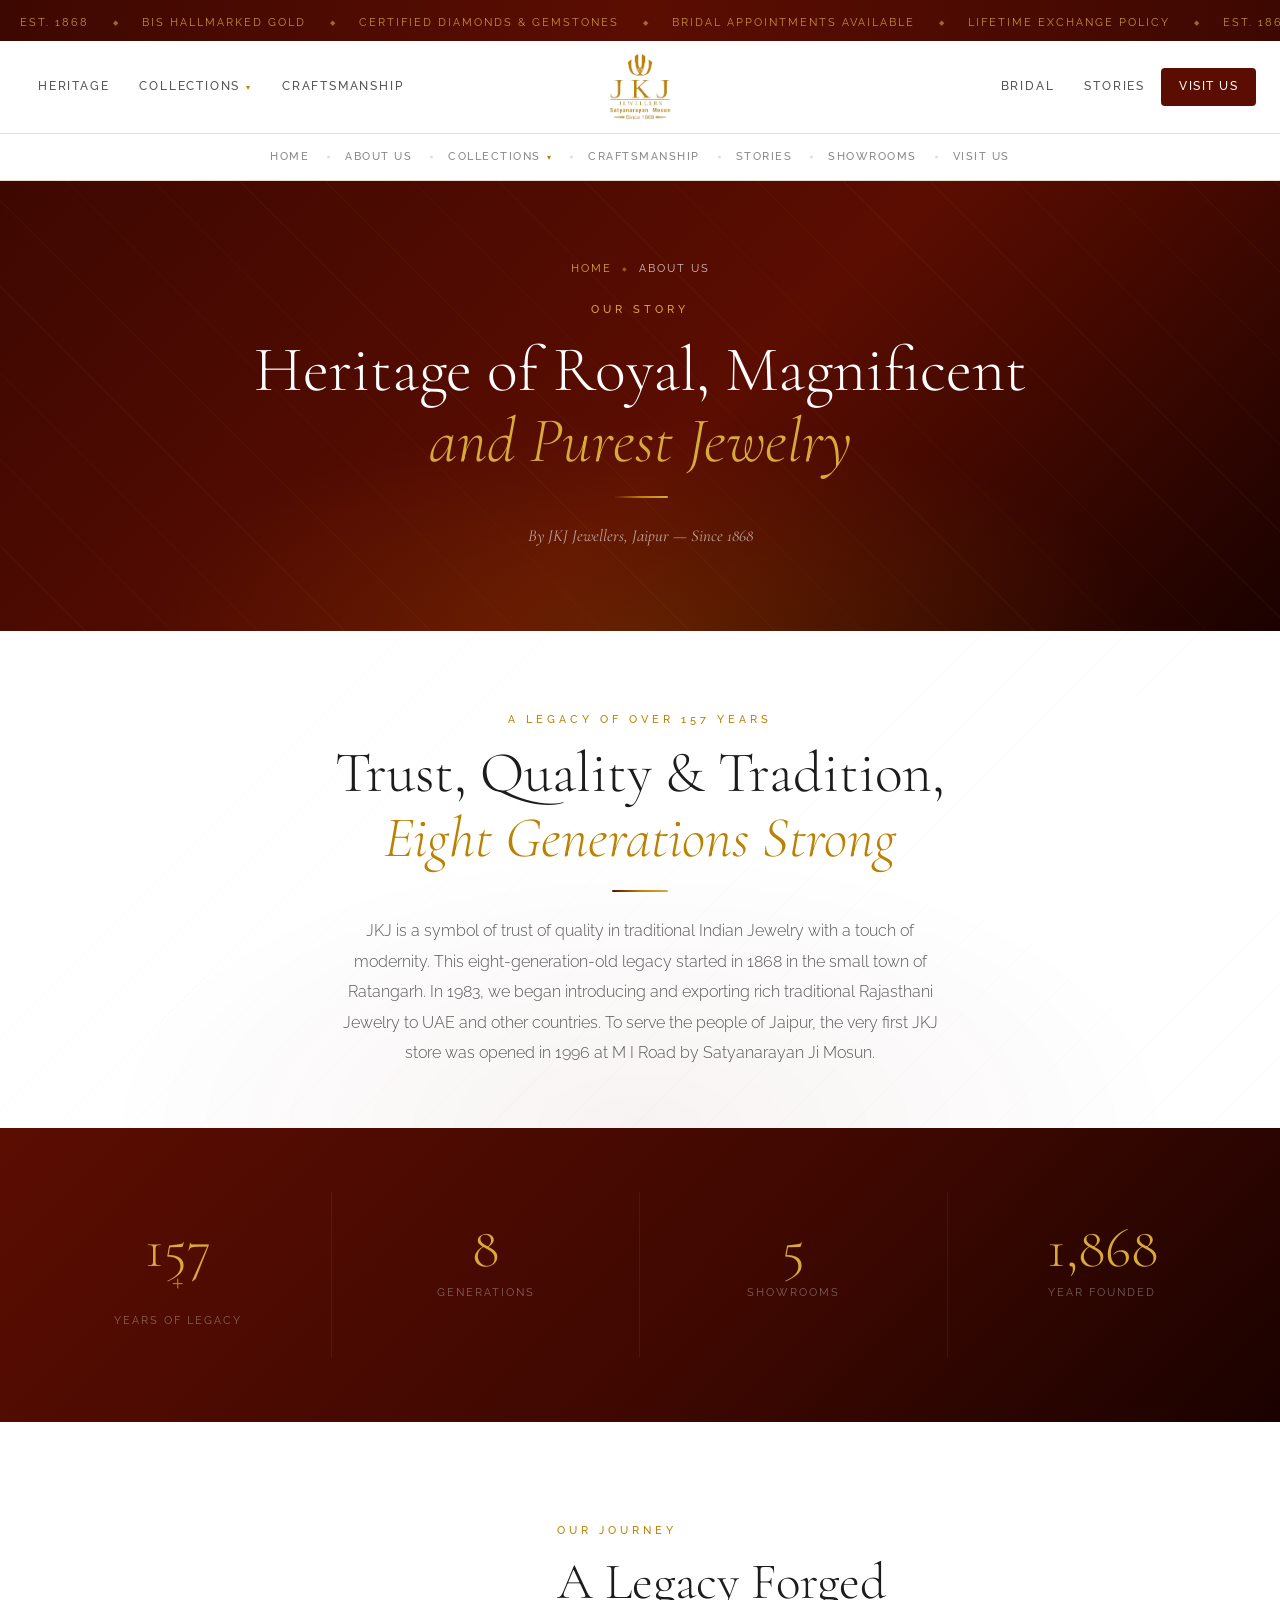
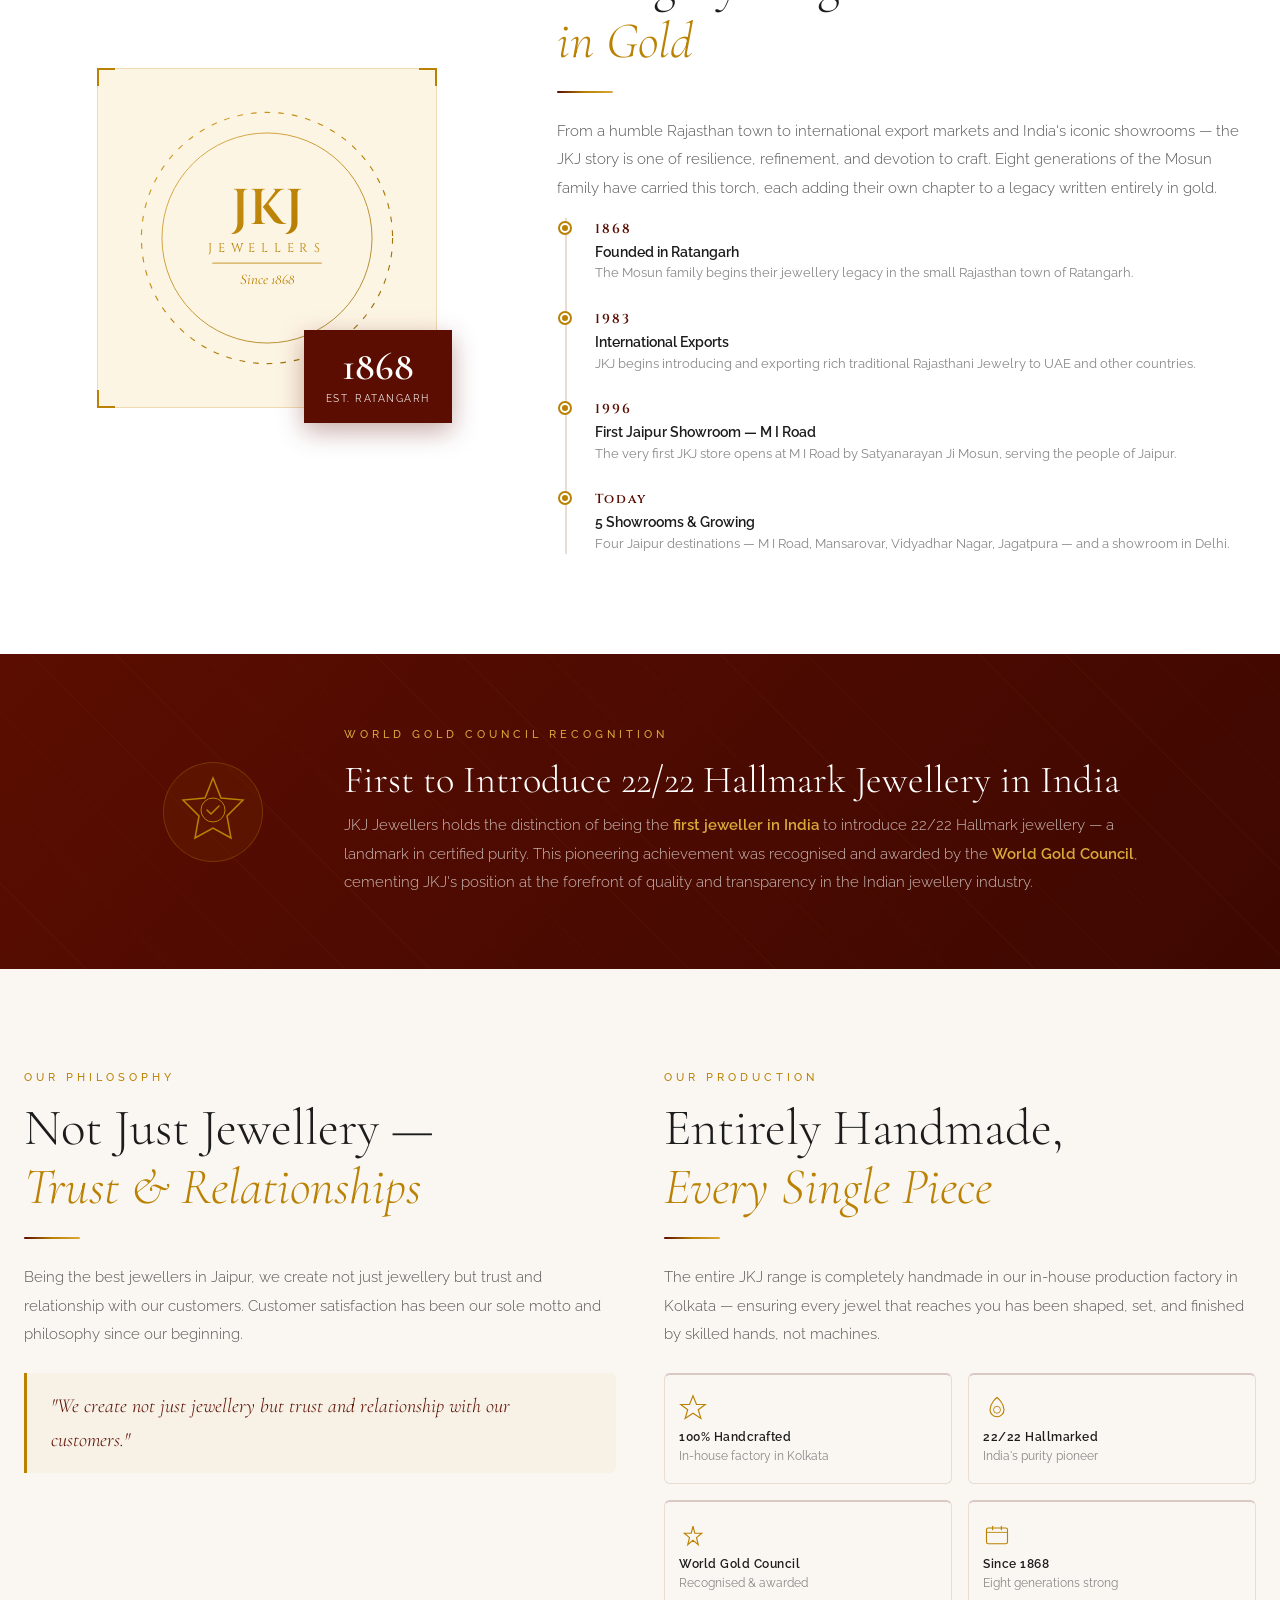
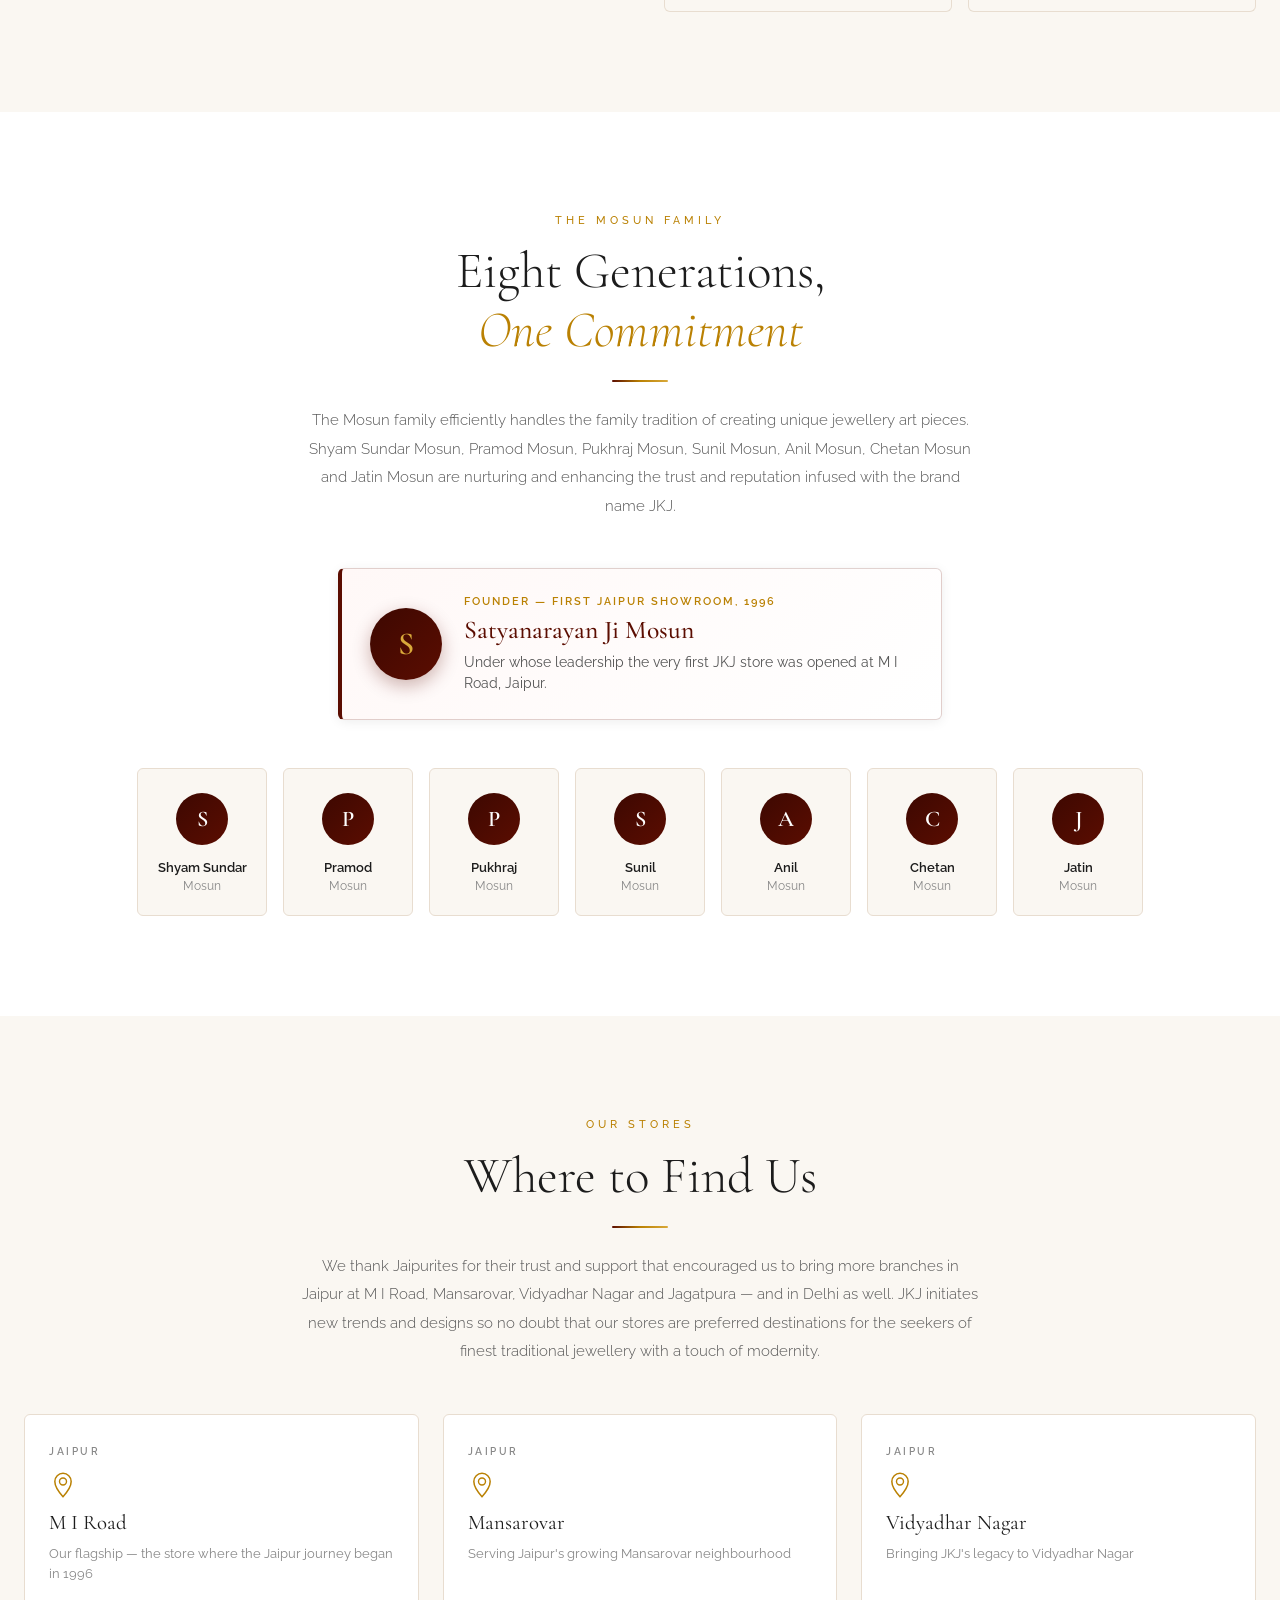
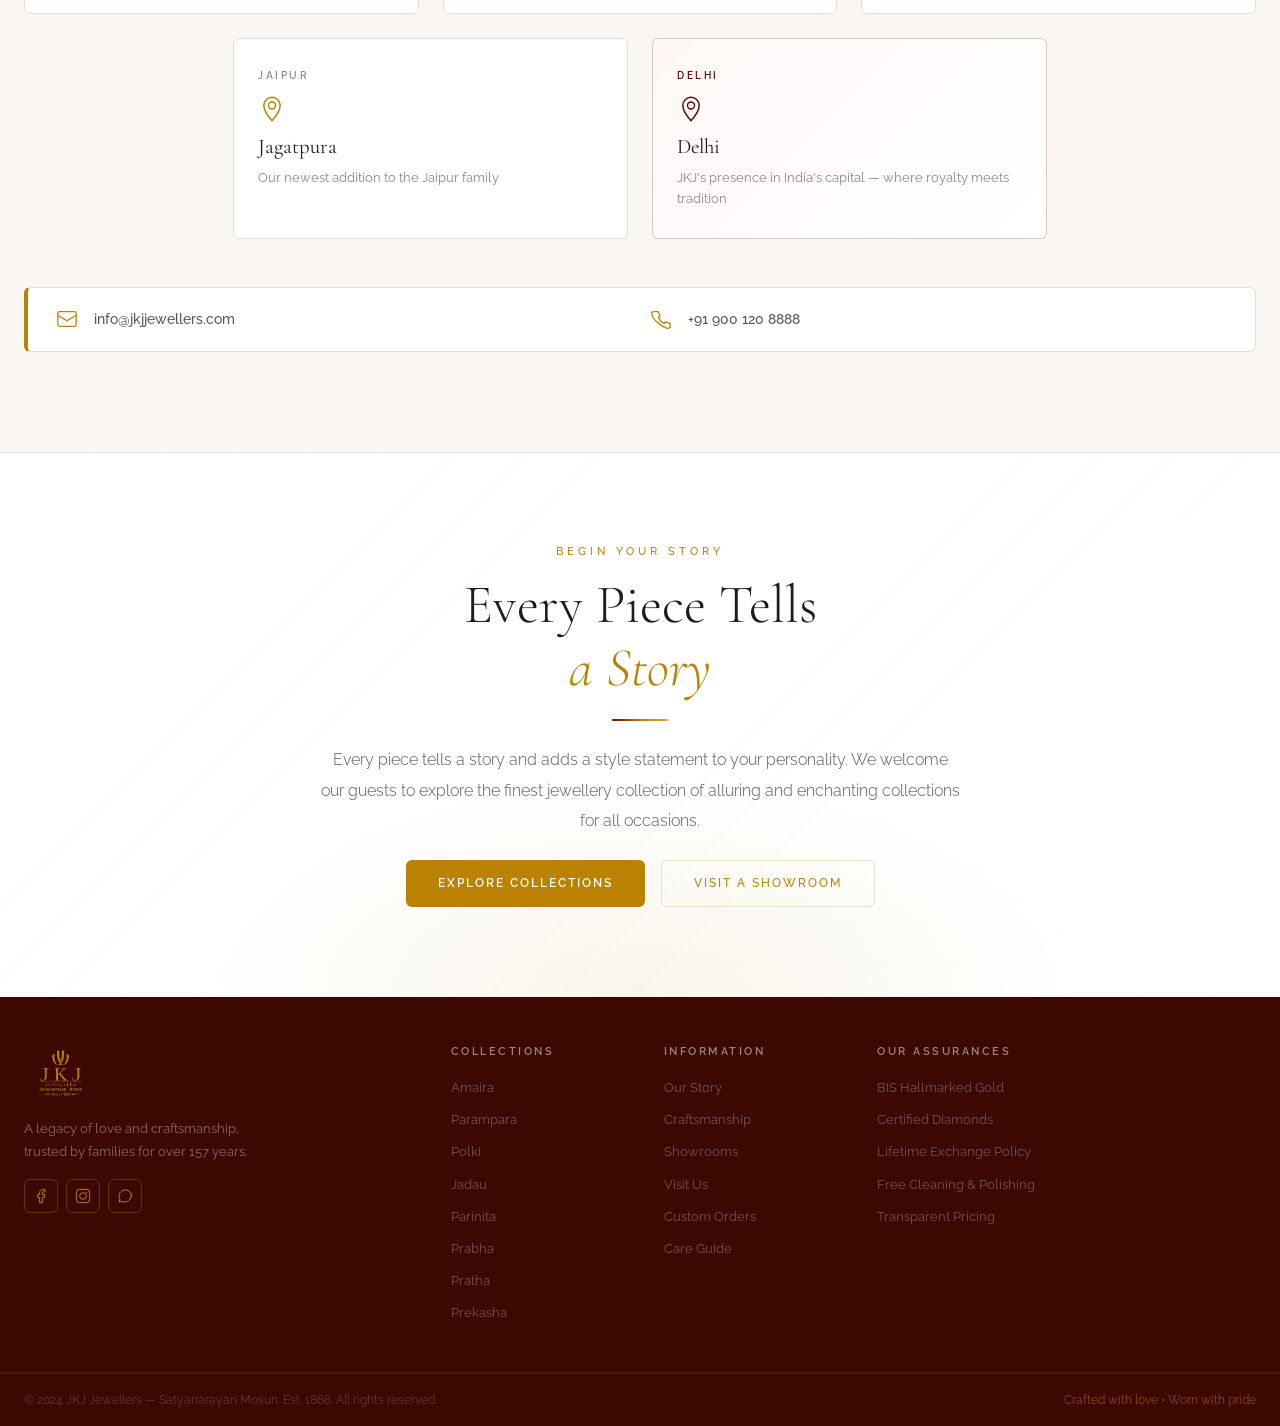
<file: about.html>
<!DOCTYPE html>
<html lang="en">
<head>
  <meta charset="UTF-8" />
  <meta name="viewport" content="width=device-width, initial-scale=1.0" />
  <title>About Us — JKJ Jewellers | Heritage of Royal &amp; Purest Jewelry Since 1868</title>
  <meta name="description" content="JKJ Jewellers — a symbol of trust &amp; quality in traditional Indian Jewelry with a touch of modernity. An eight-generation-old legacy that began in 1868 in Ratangarh." />

  <!-- Bootstrap 5 CSS -->
  <link href="https://cdn.jsdelivr.net/npm/bootstrap@5.3.3/dist/css/bootstrap.min.css" rel="stylesheet" />
  <!-- Google Fonts -->
  <link rel="preconnect" href="https://fonts.googleapis.com" />
  <link rel="preconnect" href="https://fonts.gstatic.com" crossorigin />
  <link href="https://fonts.googleapis.com/css2?family=Cormorant+Garamond:ital,wght@0,300;0,400;0,500;0,600;1,300;1,400&family=Raleway:wght@300;400;500;600&family=Cinzel:wght@400;500;600&display=swap" rel="stylesheet" />
  <!-- Custom CSS -->
  <link rel="stylesheet" href="css/style.css" />
</head>
<body>

  <!-- =====================================================
       HEADER
       ===================================================== -->
  <header class="site-header" id="siteHeader">

    <!-- ANNOUNCEMENT BAR -->
    <div class="announce-bar">
      <div class="announce-track">
        <span>Est. 1868</span>
        <span class="announce-dot">&#9670;</span>
        <span>BIS Hallmarked Gold</span>
        <span class="announce-dot">&#9670;</span>
        <span>Certified Diamonds &amp; Gemstones</span>
        <span class="announce-dot">&#9670;</span>
        <span>Bridal Appointments Available</span>
        <span class="announce-dot">&#9670;</span>
        <span>Lifetime Exchange Policy</span>
        <span class="announce-dot">&#9670;</span>
        <span>Est. 1868</span>
        <span class="announce-dot">&#9670;</span>
        <span>BIS Hallmarked Gold</span>
        <span class="announce-dot">&#9670;</span>
        <span>Certified Diamonds &amp; Gemstones</span>
        <span class="announce-dot">&#9670;</span>
        <span>Bridal Appointments Available</span>
        <span class="announce-dot">&#9670;</span>
        <span>Lifetime Exchange Policy</span>
        <span class="announce-dot">&#9670;</span>
      </div>
    </div>

    <!-- MAIN HEADER -->
    <div class="header-main">
      <div class="container-xxl px-3 px-md-4">
        <div class="hdr-inner">

          <nav class="hdr-nav hdr-nav--left">
            <a href="about.html" class="hdr-link active">Heritage</a>
            <div class="hdr-dropdown">
              <a href="index.html#collections" class="hdr-link hdr-dropdown-toggle">
                Collections <span class="hdr-caret">&#9662;</span>
              </a>
              <div class="hdr-dropdown-menu">
                <a href="index.html#collections" class="hdr-dropdown-item">Amaira</a>
                <a href="index.html#collections" class="hdr-dropdown-item">Parampara</a>
                <a href="index.html#collections" class="hdr-dropdown-item">Polki</a>
                <a href="index.html#collections" class="hdr-dropdown-item">Jadau</a>
                <a href="index.html#collections" class="hdr-dropdown-item">Parinita</a>
                <a href="index.html#collections" class="hdr-dropdown-item">Prabha</a>
                <a href="index.html#collections" class="hdr-dropdown-item">Pratha</a>
                <a href="index.html#collections" class="hdr-dropdown-item">Prekasha</a>
              </div>
            </div>
            <a href="index.html#craftsmanship" class="hdr-link">Craftsmanship</a>
          </nav>

          <a href="index.html" class="header-logo">
            <img src="logo.webp" alt="JKJ Jewellers" />
          </a>

          <nav class="hdr-nav hdr-nav--right">
            <a href="index.html#collections" class="hdr-link">Bridal</a>
            <a href="index.html#testimonials" class="hdr-link">Stories</a>
            <a href="contact.html" class="hdr-link hdr-link--cta">Visit Us</a>
          </nav>

          <button class="hdr-hamburger d-lg-none" id="hamburger" aria-label="Open menu">
            <span></span><span></span><span></span>
          </button>

        </div>
      </div>
    </div>

    <!-- CATEGORY NAV -->
    <div class="header-nav-wrap">
      <div class="container-xxl px-3 px-md-4">
        <nav class="cat-nav" id="catNav">
          <a href="index.html" class="cat-nav-item">Home</a>
          <a href="about.html" class="cat-nav-item active">About Us</a>
          <div class="cat-nav-dropdown">
            <a href="index.html#collections" class="cat-nav-item cat-nav-toggle">
              Collections <span class="cat-caret">&#9662;</span>
            </a>
            <div class="cat-nav-menu">
              <a href="index.html#collections" class="cat-menu-item">Amaira</a>
              <a href="index.html#collections" class="cat-menu-item">Parampara</a>
              <a href="index.html#collections" class="cat-menu-item">Polki</a>
              <a href="index.html#collections" class="cat-menu-item">Jadau</a>
              <a href="index.html#collections" class="cat-menu-item">Parinita</a>
              <a href="index.html#collections" class="cat-menu-item">Prabha</a>
              <a href="index.html#collections" class="cat-menu-item">Pratha</a>
              <a href="index.html#collections" class="cat-menu-item">Prekasha</a>
            </div>
          </div>
          <a href="index.html#craftsmanship" class="cat-nav-item">Craftsmanship</a>
          <a href="index.html#testimonials" class="cat-nav-item">Stories</a>
          <a href="stores.html" class="cat-nav-item">Showrooms</a>
          <a href="contact.html" class="cat-nav-item">Visit Us</a>
        </nav>
      </div>
    </div>

    <!-- Mobile menu -->
    <div class="mobile-menu" id="mobileMenu">
      <a href="about.html">Heritage</a>
      <div class="mobile-submenu">
        <button class="mobile-submenu-toggle" type="button" aria-expanded="false">
          <span>Collections</span>
          <span class="ms-caret">&#9662;</span>
        </button>
        <div class="mobile-submenu-list">
          <a href="index.html#collections">Amaira</a>
          <a href="index.html#collections">Parampara</a>
          <a href="index.html#collections">Polki</a>
          <a href="index.html#collections">Jadau</a>
          <a href="index.html#collections">Parinita</a>
          <a href="index.html#collections">Prabha</a>
          <a href="index.html#collections">Pratha</a>
          <a href="index.html#collections">Prekasha</a>
        </div>
      </div>
      <a href="index.html#craftsmanship">Craftsmanship</a>
      <a href="index.html#collections">Bridal</a>
      <a href="index.html#testimonials">Stories</a>
      <a href="stores.html">Showrooms</a>
      <a href="contact.html">Visit Us</a>
    </div>

  </header>

  <!-- =====================================================
       PAGE BANNER
       ===================================================== -->
  <section class="page-banner">
    <div class="page-banner-bg"></div>
    <div class="container-xxl px-3 px-md-4 position-relative">
      <div class="row justify-content-center text-center">
        <div class="col-lg-9">
          <nav class="pb-crumb" aria-label="breadcrumb">
            <a href="index.html">Home</a>
            <span class="pb-crumb-sep">&#9670;</span>
            <span class="pb-crumb-current">About Us</span>
          </nav>
          <p class="pb-eyebrow">Our Story</p>
          <h1 class="pb-title">Heritage of Royal, Magnificent<br /><em>and Purest Jewelry</em></h1>
          <div class="gold-divider mx-auto"></div>
          <p class="pb-subtitle">By JKJ Jewellers, Jaipur &mdash; Since 1868</p>
        </div>
      </div>
    </div>
  </section>

  <!-- =====================================================
       INTRO — 157 YEARS
       ===================================================== -->
  <section class="about-intro" id="heritage">
    <div class="about-intro-bg"></div>
    <div class="container-xxl px-3 px-md-4 position-relative">
      <div class="row justify-content-center text-center">
        <div class="col-lg-9 reveal">
          <p class="section-eyebrow">A Legacy of Over 157 Years</p>
          <h2 class="about-intro-title">Trust, Quality &amp; Tradition,<br /><em>Eight Generations Strong</em></h2>
          <div class="gold-divider mx-auto"></div>
          <p class="about-intro-sub">
            JKJ is a symbol of trust of quality in traditional Indian Jewelry with a touch of modernity. This eight-generation-old legacy started in 1868 in the small town of Ratangarh. In 1983, we began introducing and exporting rich traditional Rajasthani Jewelry to UAE and other countries. To serve the people of Jaipur, the very first JKJ store was opened in 1996 at M I Road by Satyanarayan Ji Mosun.
          </p>
        </div>
      </div>
    </div>
  </section>

  <!-- =====================================================
       STATS BAND
       ===================================================== -->
  <section class="section-stats">
    <div class="container-xxl px-3 px-md-4">
      <div class="row g-0 text-center">
        <div class="col-6 col-md-3 stat-cell reveal">
          <span class="stat-big" data-count="157">0</span><span class="stat-plus">+</span>
          <p>Years of Legacy</p>
        </div>
        <div class="col-6 col-md-3 stat-cell reveal" style="--delay:0.1s">
          <span class="stat-big" data-count="8">0</span>
          <p>Generations</p>
        </div>
        <div class="col-6 col-md-3 stat-cell reveal" style="--delay:0.2s">
          <span class="stat-big" data-count="5">0</span>
          <p>Showrooms</p>
        </div>
        <div class="col-6 col-md-3 stat-cell reveal" style="--delay:0.3s">
          <span class="stat-big" data-count="1868">0</span>
          <p>Year Founded</p>
        </div>
      </div>
    </div>
  </section>

  <!-- =====================================================
       STORY + TIMELINE
       ===================================================== -->
  <section class="section-heritage py-section" id="about-story">
    <div class="container-xxl px-3 px-md-4">
      <div class="row align-items-center g-5">

        <div class="col-lg-5 reveal-left">
          <div class="heritage-frame mx-auto">
            <div class="heritage-frame-inner">
              <svg viewBox="0 0 240 240" fill="none" xmlns="http://www.w3.org/2000/svg" class="w-100">
                <circle cx="120" cy="120" r="110" stroke="url(#gG)" stroke-width="1" stroke-dasharray="5 7"/>
                <circle cx="120" cy="120" r="92" stroke="url(#gG)" stroke-width="0.7"/>
                <text x="120" y="108" text-anchor="middle" font-family="Cinzel,serif" font-size="44" fill="url(#gG)" font-weight="600">JKJ</text>
                <text x="120" y="132" text-anchor="middle" font-family="Cinzel,serif" font-size="11" fill="#ba8103" letter-spacing="5">JEWELLERS</text>
                <line x1="72" y1="142" x2="168" y2="142" stroke="#ba8103" stroke-width="0.7"/>
                <text x="120" y="160" text-anchor="middle" font-family="Cormorant Garamond,serif" font-size="13" fill="#ba8103" font-style="italic">Since 1868</text>
                <defs>
                  <linearGradient id="gG" x1="0" y1="0" x2="240" y2="240" gradientUnits="userSpaceOnUse">
                    <stop offset="0%"  stop-color="#d9a93a"/>
                    <stop offset="50%" stop-color="#ba8103"/>
                    <stop offset="100%" stop-color="#8B6914"/>
                  </linearGradient>
                </defs>
              </svg>
            </div>
            <div class="fc fc-tl"></div><div class="fc fc-tr"></div>
            <div class="fc fc-bl"></div><div class="fc fc-br"></div>
            <div class="heritage-badge">
              <span class="badge-num">1868</span>
              <span class="badge-lbl">Est. Ratangarh</span>
            </div>
          </div>
        </div>

        <div class="col-lg-7 reveal-right">
          <p class="section-eyebrow">Our Journey</p>
          <h2 class="section-title">A Legacy Forged<br /><em>in Gold</em></h2>
          <div class="gold-divider"></div>
          <p class="body-text">
            From a humble Rajasthan town to international export markets and India's iconic showrooms &mdash; the JKJ story is one of resilience, refinement, and devotion to craft. Eight generations of the Mosun family have carried this torch, each adding their own chapter to a legacy written entirely in gold.
          </p>

          <div class="about-timeline">
            <div class="abt-tl-item reveal" style="--delay:0s">
              <div class="abt-tl-year">1868</div>
              <div class="abt-tl-content">
                <h6>Founded in Ratangarh</h6>
                <p>The Mosun family begins their jewellery legacy in the small Rajasthan town of Ratangarh.</p>
              </div>
            </div>
            <div class="abt-tl-item reveal" style="--delay:0.15s">
              <div class="abt-tl-year">1983</div>
              <div class="abt-tl-content">
                <h6>International Exports</h6>
                <p>JKJ begins introducing and exporting rich traditional Rajasthani Jewelry to UAE and other countries.</p>
              </div>
            </div>
            <div class="abt-tl-item reveal" style="--delay:0.3s">
              <div class="abt-tl-year">1996</div>
              <div class="abt-tl-content">
                <h6>First Jaipur Showroom &mdash; M I Road</h6>
                <p>The very first JKJ store opens at M I Road by Satyanarayan Ji Mosun, serving the people of Jaipur.</p>
              </div>
            </div>
            <div class="abt-tl-item reveal" style="--delay:0.45s">
              <div class="abt-tl-year">Today</div>
              <div class="abt-tl-content">
                <h6>5 Showrooms &amp; Growing</h6>
                <p>Four Jaipur destinations &mdash; M I Road, Mansarovar, Vidyadhar Nagar, Jagatpura &mdash; and a showroom in Delhi.</p>
              </div>
            </div>
          </div>
        </div>

      </div>
    </div>
  </section>

  <!-- =====================================================
       ACHIEVEMENT — WORLD GOLD COUNCIL
       ===================================================== -->
  <section class="about-achievement">
    <div class="container-xxl px-3 px-md-4">
      <div class="row align-items-center g-5 justify-content-center">
        <div class="col-lg-2 col-md-3 text-center reveal-left">
          <div class="award-emblem mx-auto">
            <svg width="80" height="80" viewBox="0 0 80 80" fill="none">
              <path d="M40 6L48 26L70 28L54 44L58 66L40 56L22 66L26 44L10 28L32 26Z" stroke="#ba8103" stroke-width="1.5" fill="none"/>
              <circle cx="40" cy="38" r="12" stroke="#ba8103" stroke-width="1" fill="none"/>
              <path d="M34 38L38 42L46 34" stroke="#ba8103" stroke-width="1.5" stroke-linecap="round" stroke-linejoin="round"/>
            </svg>
          </div>
        </div>
        <div class="col-lg-8 col-md-9 reveal">
          <p class="section-eyebrow">World Gold Council Recognition</p>
          <h3 class="achievement-title">First to Introduce 22/22 Hallmark Jewellery in India</h3>
          <p class="body-text mt-2 mb-0">
            JKJ Jewellers holds the distinction of being the <strong>first jeweller in India</strong> to introduce 22/22 Hallmark jewellery &mdash; a landmark in certified purity. This pioneering achievement was recognised and awarded by the <strong>World Gold Council</strong>, cementing JKJ's position at the forefront of quality and transparency in the Indian jewellery industry.
          </p>
        </div>
      </div>
    </div>
  </section>

  <!-- =====================================================
       PHILOSOPHY + PRODUCTION
       ===================================================== -->
  <section class="about-philosophy py-section bg-cream">
    <div class="container-xxl px-3 px-md-4">
      <div class="row g-5">

        <div class="col-lg-6 reveal-left">
          <p class="section-eyebrow">Our Philosophy</p>
          <h2 class="section-title">Not Just Jewellery &mdash;<br /><em>Trust &amp; Relationships</em></h2>
          <div class="gold-divider"></div>
          <p class="body-text">
            Being the best jewellers in Jaipur, we create not just jewellery but trust and relationship with our customers. Customer satisfaction has been our sole motto and philosophy since our beginning.
          </p>
          <blockquote class="about-quote">
            "We create not just jewellery but trust and relationship with our customers."
          </blockquote>
        </div>

        <div class="col-lg-6 reveal-right">
          <p class="section-eyebrow">Our Production</p>
          <h2 class="section-title">Entirely Handmade,<br /><em>Every Single Piece</em></h2>
          <div class="gold-divider"></div>
          <p class="body-text mb-4">
            The entire JKJ range is completely handmade in our in-house production factory in Kolkata &mdash; ensuring every jewel that reaches you has been shaped, set, and finished by skilled hands, not machines.
          </p>
          <div class="row g-3">
            <div class="col-6">
              <div class="pillar-card">
                <div class="pillar-icon mb-2">
                  <svg width="28" height="28" viewBox="0 0 32 32" fill="none"><path d="M16 2L20 12H30L22 18L25 28L16 22L7 28L10 18L2 12H12L16 2Z" stroke="#ba8103" stroke-width="1.3" fill="none"/></svg>
                </div>
                <h6>100% Handcrafted</h6>
                <p>In-house factory in Kolkata</p>
              </div>
            </div>
            <div class="col-6">
              <div class="pillar-card">
                <div class="pillar-icon mb-2">
                  <svg width="28" height="28" viewBox="0 0 32 32" fill="none"><path d="M16 4C16 4 8 10 8 18C8 22.4 11.6 26 16 26C20.4 26 24 22.4 24 18C24 10 16 4 16 4Z" stroke="#ba8103" stroke-width="1.3" fill="none"/><circle cx="16" cy="18" r="4" stroke="#ba8103" stroke-width="1"/></svg>
                </div>
                <h6>22/22 Hallmarked</h6>
                <p>India's purity pioneer</p>
              </div>
            </div>
            <div class="col-6">
              <div class="pillar-card">
                <div class="pillar-icon mb-2">
                  <svg width="28" height="28" viewBox="0 0 32 32" fill="none"><path d="M16 6L18 14L26 14L20 19L22 27L16 22L10 27L12 19L6 14L14 14L16 6Z" stroke="#ba8103" stroke-width="1.3" fill="none"/></svg>
                </div>
                <h6>World Gold Council</h6>
                <p>Recognised &amp; awarded</p>
              </div>
            </div>
            <div class="col-6">
              <div class="pillar-card">
                <div class="pillar-icon mb-2">
                  <svg width="28" height="28" viewBox="0 0 32 32" fill="none"><rect x="4" y="8" width="24" height="18" rx="2" stroke="#ba8103" stroke-width="1.3" fill="none"/><path d="M4 13H28" stroke="#ba8103" stroke-width="1"/><path d="M11 6V10M21 6V10" stroke="#ba8103" stroke-width="1.3" stroke-linecap="round"/></svg>
                </div>
                <h6>Since 1868</h6>
                <p>Eight generations strong</p>
              </div>
            </div>
          </div>
        </div>

      </div>
    </div>
  </section>

  <!-- =====================================================
       MOSUN FAMILY LEADERSHIP
       ===================================================== -->
  <section class="about-family py-section">
    <div class="container-xxl px-3 px-md-4">
      <div class="text-center mb-5 reveal">
        <p class="section-eyebrow">The Mosun Family</p>
        <h2 class="section-title">Eight Generations,<br /><em>One Commitment</em></h2>
        <div class="gold-divider mx-auto"></div>
        <p class="body-text mx-auto" style="max-width:680px">
          The Mosun family efficiently handles the family tradition of creating unique jewellery art pieces. Shyam Sundar Mosun, Pramod Mosun, Pukhraj Mosun, Sunil Mosun, Anil Mosun, Chetan Mosun and Jatin Mosun are nurturing and enhancing the trust and reputation infused with the brand name JKJ.
        </p>
      </div>

      <!-- Founder spotlight -->
      <div class="row justify-content-center mb-5 reveal">
        <div class="col-md-8 col-lg-6">
          <div class="founder-card">
            <div class="founder-initial">S</div>
            <div class="founder-info">
              <p class="founder-role">Founder &mdash; First Jaipur Showroom, 1996</p>
              <h4 class="founder-name">Satyanarayan Ji Mosun</h4>
              <p class="founder-desc">Under whose leadership the very first JKJ store was opened at M I Road, Jaipur.</p>
            </div>
          </div>
        </div>
      </div>

      <!-- Family cards -->
      <div class="row g-3 justify-content-center">
        <div class="col-6 col-sm-4 col-md-3 col-lg-auto reveal" style="--delay:0s">
          <div class="family-card">
            <div class="family-initial">S</div>
            <p>Shyam Sundar<br /><span>Mosun</span></p>
          </div>
        </div>
        <div class="col-6 col-sm-4 col-md-3 col-lg-auto reveal" style="--delay:0.07s">
          <div class="family-card">
            <div class="family-initial">P</div>
            <p>Pramod<br /><span>Mosun</span></p>
          </div>
        </div>
        <div class="col-6 col-sm-4 col-md-3 col-lg-auto reveal" style="--delay:0.14s">
          <div class="family-card">
            <div class="family-initial">P</div>
            <p>Pukhraj<br /><span>Mosun</span></p>
          </div>
        </div>
        <div class="col-6 col-sm-4 col-md-3 col-lg-auto reveal" style="--delay:0.21s">
          <div class="family-card">
            <div class="family-initial">S</div>
            <p>Sunil<br /><span>Mosun</span></p>
          </div>
        </div>
        <div class="col-6 col-sm-4 col-md-3 col-lg-auto reveal" style="--delay:0.28s">
          <div class="family-card">
            <div class="family-initial">A</div>
            <p>Anil<br /><span>Mosun</span></p>
          </div>
        </div>
        <div class="col-6 col-sm-4 col-md-3 col-lg-auto reveal" style="--delay:0.35s">
          <div class="family-card">
            <div class="family-initial">C</div>
            <p>Chetan<br /><span>Mosun</span></p>
          </div>
        </div>
        <div class="col-6 col-sm-4 col-md-3 col-lg-auto reveal" style="--delay:0.42s">
          <div class="family-card">
            <div class="family-initial">J</div>
            <p>Jatin<br /><span>Mosun</span></p>
          </div>
        </div>
      </div>
    </div>
  </section>

  <!-- =====================================================
       STORE LOCATIONS
       ===================================================== -->
  <section class="about-stores py-section bg-cream">
    <div class="container-xxl px-3 px-md-4">
      <div class="text-center mb-5 reveal">
        <p class="section-eyebrow">Our Stores</p>
        <h2 class="section-title">Where to Find Us</h2>
        <div class="gold-divider mx-auto"></div>
        <p class="body-text mx-auto" style="max-width:680px">
          We thank Jaipurites for their trust and support that encouraged us to bring more branches in Jaipur at M I Road, Mansarovar, Vidyadhar Nagar and Jagatpura &mdash; and in Delhi as well. JKJ initiates new trends and designs so no doubt that our stores are preferred destinations for the seekers of finest traditional jewellery with a touch of modernity.
        </p>
      </div>
      <div class="row g-4 justify-content-center">
        <div class="col-sm-6 col-lg-4 reveal" style="--delay:0s">
          <div class="store-card">
            <div class="store-city">Jaipur</div>
            <div class="store-icon">
              <svg width="28" height="28" viewBox="0 0 24 24" fill="none"><path d="M12 2C8.1 2 5 5.1 5 9C5 14.3 12 22 12 22C12 22 19 14.3 19 9C19 5.1 15.9 2 12 2Z" stroke="#ba8103" stroke-width="1.3" fill="none"/><circle cx="12" cy="9" r="3" stroke="#ba8103" stroke-width="1.2"/></svg>
            </div>
            <h5>M I Road</h5>
            <p>Our flagship &mdash; the store where the Jaipur journey began in 1996</p>
          </div>
        </div>
        <div class="col-sm-6 col-lg-4 reveal" style="--delay:0.1s">
          <div class="store-card">
            <div class="store-city">Jaipur</div>
            <div class="store-icon">
              <svg width="28" height="28" viewBox="0 0 24 24" fill="none"><path d="M12 2C8.1 2 5 5.1 5 9C5 14.3 12 22 12 22C12 22 19 14.3 19 9C19 5.1 15.9 2 12 2Z" stroke="#ba8103" stroke-width="1.3" fill="none"/><circle cx="12" cy="9" r="3" stroke="#ba8103" stroke-width="1.2"/></svg>
            </div>
            <h5>Mansarovar</h5>
            <p>Serving Jaipur's growing Mansarovar neighbourhood</p>
          </div>
        </div>
        <div class="col-sm-6 col-lg-4 reveal" style="--delay:0.2s">
          <div class="store-card">
            <div class="store-city">Jaipur</div>
            <div class="store-icon">
              <svg width="28" height="28" viewBox="0 0 24 24" fill="none"><path d="M12 2C8.1 2 5 5.1 5 9C5 14.3 12 22 12 22C12 22 19 14.3 19 9C19 5.1 15.9 2 12 2Z" stroke="#ba8103" stroke-width="1.3" fill="none"/><circle cx="12" cy="9" r="3" stroke="#ba8103" stroke-width="1.2"/></svg>
            </div>
            <h5>Vidyadhar Nagar</h5>
            <p>Bringing JKJ's legacy to Vidyadhar Nagar</p>
          </div>
        </div>
        <div class="col-sm-6 col-lg-4 reveal" style="--delay:0.3s">
          <div class="store-card">
            <div class="store-city">Jaipur</div>
            <div class="store-icon">
              <svg width="28" height="28" viewBox="0 0 24 24" fill="none"><path d="M12 2C8.1 2 5 5.1 5 9C5 14.3 12 22 12 22C12 22 19 14.3 19 9C19 5.1 15.9 2 12 2Z" stroke="#ba8103" stroke-width="1.3" fill="none"/><circle cx="12" cy="9" r="3" stroke="#ba8103" stroke-width="1.2"/></svg>
            </div>
            <h5>Jagatpura</h5>
            <p>Our newest addition to the Jaipur family</p>
          </div>
        </div>
        <div class="col-sm-6 col-lg-4 reveal" style="--delay:0.4s">
          <div class="store-card store-card--featured">
            <div class="store-city store-city--gold">Delhi</div>
            <div class="store-icon">
              <svg width="28" height="28" viewBox="0 0 24 24" fill="none"><path d="M12 2C8.1 2 5 5.1 5 9C5 14.3 12 22 12 22C12 22 19 14.3 19 9C19 5.1 15.9 2 12 2Z" stroke="#5b0d01" stroke-width="1.3" fill="none"/><circle cx="12" cy="9" r="3" stroke="#5b0d01" stroke-width="1.2"/></svg>
            </div>
            <h5>Delhi</h5>
            <p>JKJ's presence in India's capital &mdash; where royalty meets tradition</p>
          </div>
        </div>
      </div>

      <!-- Contact strip -->
      <div class="about-contact-strip reveal mt-5">
        <div class="row align-items-center g-3">
          <div class="col-md-6 d-flex align-items-center gap-3">
            <svg width="22" height="22" viewBox="0 0 24 24" fill="none"><rect x="2" y="4" width="20" height="16" rx="2" stroke="#ba8103" stroke-width="1.4" fill="none"/><path d="M2 8L12 14L22 8" stroke="#ba8103" stroke-width="1.3" fill="none"/></svg>
            <a href="mailto:info@jkjjewellers.com">info@jkjjewellers.com</a>
          </div>
          <div class="col-md-6 d-flex align-items-center gap-3">
            <svg width="22" height="22" viewBox="0 0 24 24" fill="none"><path d="M5 4H9L11 9L9 10.5C10 12.5 13.5 16 15.5 17L17 15L22 17V21C22 21 20 23 18 22C10 19 2 11 2 6C1 4 5 4 5 4Z" stroke="#ba8103" stroke-width="1.4" fill="none" stroke-linejoin="round"/></svg>
            <a href="tel:+919001208888">+91 900 120 8888</a>
          </div>
        </div>
      </div>
    </div>
  </section>

  <!-- =====================================================
       CLOSING CTA
       ===================================================== -->
  <section class="about-closing">
    <div class="about-closing-bg"></div>
    <div class="container-xxl px-3 px-md-4 position-relative">
      <div class="row justify-content-center text-center">
        <div class="col-lg-9 reveal">
          <p class="section-eyebrow">Begin Your Story</p>
          <h2 class="closing-title">Every Piece Tells<br /><em>a Story</em></h2>
          <div class="gold-divider mx-auto"></div>
          <p class="closing-text">
            Every piece tells a story and adds a style statement to your personality. We welcome our guests to explore the finest jewellery collection of alluring and enchanting collections for all occasions.
          </p>
          <div class="d-flex flex-wrap justify-content-center gap-3 mt-4">
            <a href="index.html#collections" class="btn-primary-jkj">Explore Collections</a>
            <a href="contact.html" class="btn-ghost-jkj">Visit a Showroom</a>
          </div>
        </div>
      </div>
    </div>
  </section>

  <!-- =====================================================
       FOOTER
       ===================================================== -->
  <footer class="site-footer">
    <div class="footer-body">
      <div class="container-xxl px-3 px-md-4 py-5">
        <div class="row g-5">

          <div class="col-lg-4">
            <img src="logo.webp" alt="JKJ Jewellers" class="footer-logo mb-3" />
            <p class="footer-desc">A legacy of love and craftsmanship, trusted by families for over 157 years.</p>
            <div class="d-flex gap-2 mt-3">
              <a href="#" class="social-btn" aria-label="Facebook">
                <svg width="16" height="16" viewBox="0 0 24 24" fill="none"><path d="M18 2H15C13.7 2 12.4 2.5 11.5 3.5C10.5 4.5 10 5.7 10 7V10H7V14H10V22H14V14H17L18 10H14V7C14 6.4 14.5 5.9 15 5.9H18V2Z" stroke="#C9922A" stroke-width="1.3" fill="none"/></svg>
              </a>
              <a href="#" class="social-btn" aria-label="Instagram">
                <svg width="16" height="16" viewBox="0 0 24 24" fill="none"><rect x="2" y="2" width="20" height="20" rx="5" stroke="#C9922A" stroke-width="1.3" fill="none"/><circle cx="12" cy="12" r="5" stroke="#C9922A" stroke-width="1.2"/><circle cx="17.5" cy="6.5" r="1" fill="#C9922A"/></svg>
              </a>
              <a href="#" class="social-btn" aria-label="WhatsApp">
                <svg width="16" height="16" viewBox="0 0 24 24" fill="none"><path d="M21 11.5C21 16.8 16.7 21 11.5 21C9.8 21 8.2 20.5 6.8 19.7L3 21L4.3 17.2C3.5 15.8 3 14.2 3 12.5C3 7.2 7.2 3 12.5 3C17.8 3 22 7.2 22 12.5" stroke="#C9922A" stroke-width="1.3" stroke-linecap="round" fill="none"/></svg>
              </a>
            </div>
          </div>

          <div class="col-6 col-md-4 col-lg-2">
            <h6 class="footer-heading">Collections</h6>
            <ul class="footer-links">
              <li><a href="index.html#collections">Amaira</a></li>
              <li><a href="index.html#collections">Parampara</a></li>
              <li><a href="index.html#collections">Polki</a></li>
              <li><a href="index.html#collections">Jadau</a></li>
              <li><a href="index.html#collections">Parinita</a></li>
              <li><a href="index.html#collections">Prabha</a></li>
              <li><a href="index.html#collections">Pratha</a></li>
              <li><a href="index.html#collections">Prekasha</a></li>
            </ul>
          </div>

          <div class="col-6 col-md-4 col-lg-2">
            <h6 class="footer-heading">Information</h6>
            <ul class="footer-links">
              <li><a href="about.html">Our Story</a></li>
              <li><a href="index.html#craftsmanship">Craftsmanship</a></li>
              <li><a href="stores.html">Showrooms</a></li>
              <li><a href="contact.html">Visit Us</a></li>
              <li><a href="contact.html">Custom Orders</a></li>
              <li><a href="contact.html">Care Guide</a></li>
            </ul>
          </div>

          <div class="col-md-4 col-lg-4">
            <h6 class="footer-heading">Our Assurances</h6>
            <ul class="footer-links">
              <li>BIS Hallmarked Gold</li>
              <li>Certified Diamonds</li>
              <li>Lifetime Exchange Policy</li>
              <li>Free Cleaning &amp; Polishing</li>
              <li>Transparent Pricing</li>
            </ul>
          </div>

        </div>
      </div>
    </div>
    <div class="footer-bottom">
      <div class="container-xxl px-3 px-md-4">
        <div class="d-flex flex-column flex-md-row justify-content-between align-items-center gap-2 py-3">
          <p class="mb-0">&copy; 2024 JKJ Jewellers &mdash; Satyanarayan Mosun. Est. 1868. All rights reserved.</p>
          <p class="mb-0 footer-tagline">Crafted with love &bull; Worn with pride</p>
        </div>
      </div>
    </div>
  </footer>

  <!-- Scroll to top -->
  <button class="scroll-top-btn" id="scrollTop" aria-label="Back to top">
    <svg width="18" height="18" viewBox="0 0 20 20" fill="none"><path d="M10 16V4M4 10L10 4L16 10" stroke="white" stroke-width="1.8" stroke-linecap="round" stroke-linejoin="round"/></svg>
  </button>

  <!-- Bootstrap 5 JS -->
  <script src="https://cdn.jsdelivr.net/npm/bootstrap@5.3.3/dist/js/bootstrap.bundle.min.js"></script>
  <script src="js/main.js"></script>
</body>
</html>
</file>
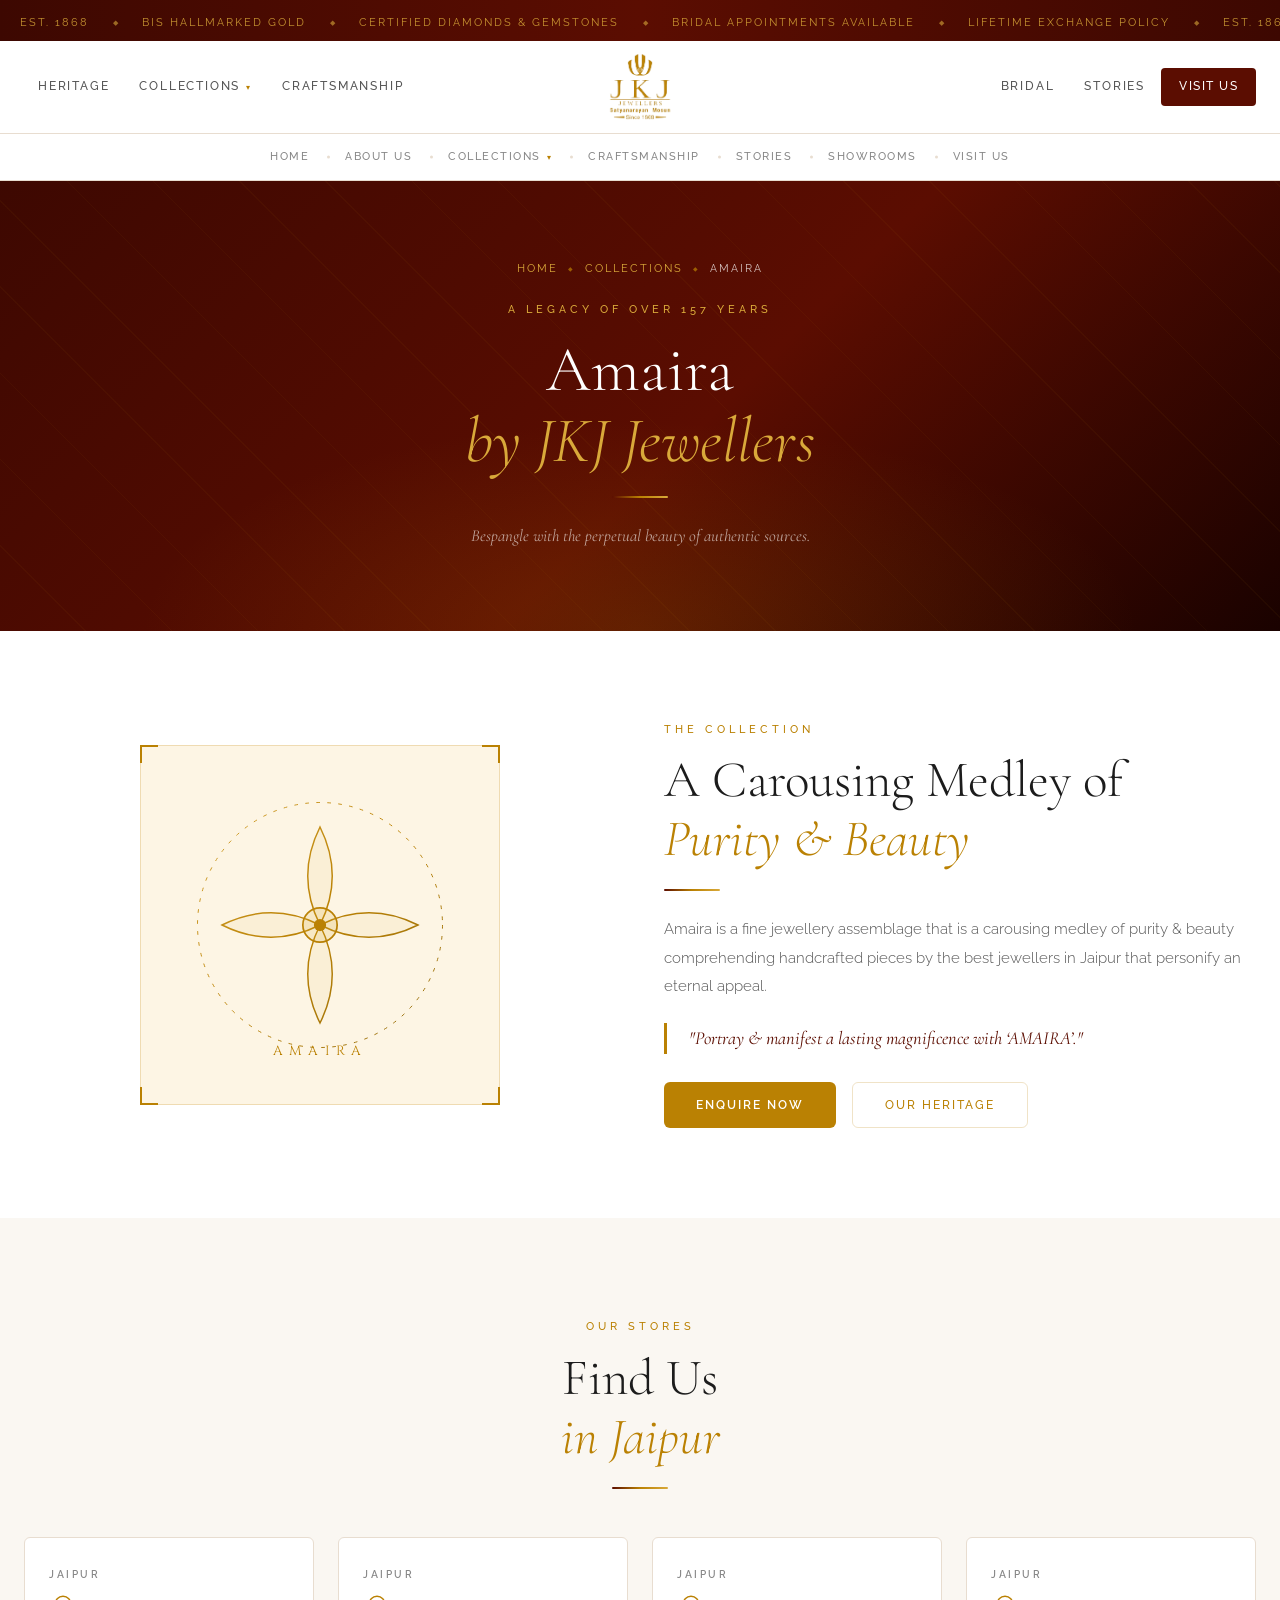
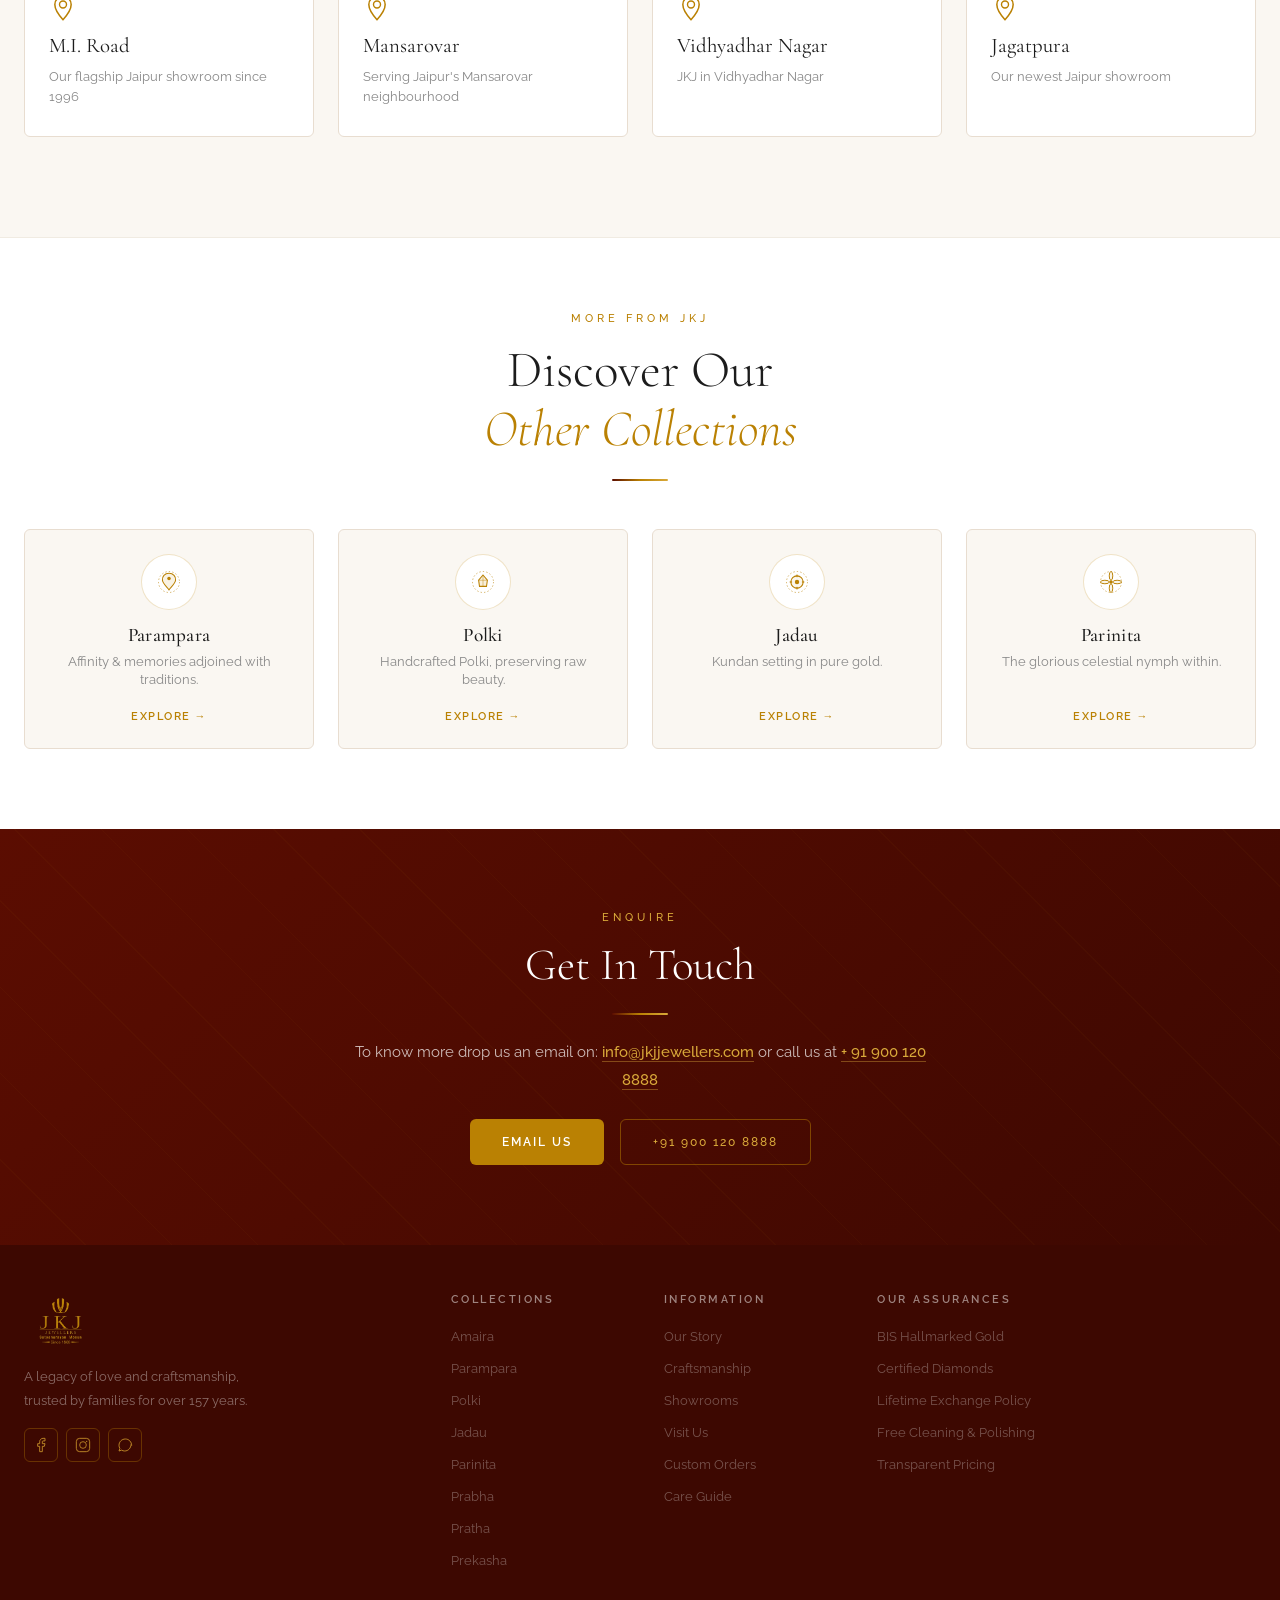
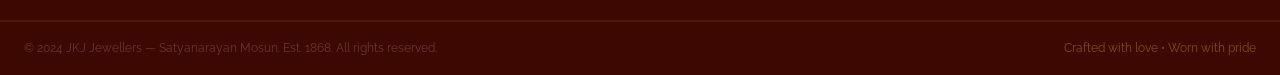
<file: amaira.html>
<!DOCTYPE html>
<html lang="en">
<head>
  <meta charset="UTF-8" />
  <meta name="viewport" content="width=device-width, initial-scale=1.0" />
  <title>Amaira by JKJ Jewellers — Handcrafted Fine Jewellery Collection</title>
  <meta name="description" content="Amaira by JKJ Jewellers — a fine jewellery assemblage that is a carousing medley of purity & beauty comprehending handcrafted pieces by the best jewellers in Jaipur." />

  <link href="https://cdn.jsdelivr.net/npm/bootstrap@5.3.3/dist/css/bootstrap.min.css" rel="stylesheet" />
  <link rel="preconnect" href="https://fonts.googleapis.com" />
  <link rel="preconnect" href="https://fonts.gstatic.com" crossorigin />
  <link href="https://fonts.googleapis.com/css2?family=Cormorant+Garamond:ital,wght@0,300;0,400;0,500;0,600;1,300;1,400&family=Raleway:wght@300;400;500;600&family=Cinzel:wght@400;500;600&display=swap" rel="stylesheet" />
  <link rel="stylesheet" href="css/style.css" />
</head>
<body>

  <!-- HEADER -->
  <header class="site-header" id="siteHeader">
    <div class="announce-bar">
      <div class="announce-track">
        <span>Est. 1868</span><span class="announce-dot">&#9670;</span>
        <span>BIS Hallmarked Gold</span><span class="announce-dot">&#9670;</span>
        <span>Certified Diamonds &amp; Gemstones</span><span class="announce-dot">&#9670;</span>
        <span>Bridal Appointments Available</span><span class="announce-dot">&#9670;</span>
        <span>Lifetime Exchange Policy</span><span class="announce-dot">&#9670;</span>
        <span>Est. 1868</span><span class="announce-dot">&#9670;</span>
        <span>BIS Hallmarked Gold</span><span class="announce-dot">&#9670;</span>
        <span>Certified Diamonds &amp; Gemstones</span><span class="announce-dot">&#9670;</span>
        <span>Bridal Appointments Available</span><span class="announce-dot">&#9670;</span>
        <span>Lifetime Exchange Policy</span><span class="announce-dot">&#9670;</span>
      </div>
    </div>
    <div class="header-main">
      <div class="container-xxl px-3 px-md-4">
        <div class="hdr-inner">
          <nav class="hdr-nav hdr-nav--left">
            <a href="about.html" class="hdr-link">Heritage</a>
            <div class="hdr-dropdown">
              <a href="index.html#collections" class="hdr-link hdr-dropdown-toggle">Collections <span class="hdr-caret">&#9662;</span></a>
              <div class="hdr-dropdown-menu">
                <a href="amaira.html" class="hdr-dropdown-item">Amaira</a>
                <a href="parampara.html" class="hdr-dropdown-item">Parampara</a>
                <a href="polki.html" class="hdr-dropdown-item">Polki</a>
                <a href="jadau.html" class="hdr-dropdown-item">Jadau</a>
                <a href="parinita.html" class="hdr-dropdown-item">Parinita</a>
                <a href="prabha.html" class="hdr-dropdown-item">Prabha</a>
                <a href="pratha.html" class="hdr-dropdown-item">Pratha</a>
                <a href="prekasha.html" class="hdr-dropdown-item">Prekasha</a>
              </div>
            </div>
            <a href="index.html#craftsmanship" class="hdr-link">Craftsmanship</a>
          </nav>
          <a href="index.html" class="header-logo"><img src="logo.webp" alt="JKJ Jewellers" /></a>
          <nav class="hdr-nav hdr-nav--right">
            <a href="index.html#collections" class="hdr-link">Bridal</a>
            <a href="index.html#testimonials" class="hdr-link">Stories</a>
            <a href="contact.html" class="hdr-link hdr-link--cta">Visit Us</a>
          </nav>
          <button class="hdr-hamburger d-lg-none" id="hamburger" aria-label="Open menu"><span></span><span></span><span></span></button>
        </div>
      </div>
    </div>
    <div class="header-nav-wrap">
      <div class="container-xxl px-3 px-md-4">
        <nav class="cat-nav" id="catNav">
          <a href="index.html" class="cat-nav-item">Home</a>
          <a href="about.html" class="cat-nav-item">About Us</a>
          <div class="cat-nav-dropdown">
            <a href="index.html#collections" class="cat-nav-item active cat-nav-toggle">Collections <span class="cat-caret">&#9662;</span></a>
            <div class="cat-nav-menu">
              <a href="amaira.html" class="cat-menu-item">Amaira</a>
              <a href="parampara.html" class="cat-menu-item">Parampara</a>
              <a href="polki.html" class="cat-menu-item">Polki</a>
              <a href="jadau.html" class="cat-menu-item">Jadau</a>
              <a href="parinita.html" class="cat-menu-item">Parinita</a>
              <a href="prabha.html" class="cat-menu-item">Prabha</a>
              <a href="pratha.html" class="cat-menu-item">Pratha</a>
              <a href="prekasha.html" class="cat-menu-item">Prekasha</a>
            </div>
          </div>
          <a href="index.html#craftsmanship" class="cat-nav-item">Craftsmanship</a>
          <a href="index.html#testimonials" class="cat-nav-item">Stories</a>
          <a href="stores.html" class="cat-nav-item">Showrooms</a>
          <a href="contact.html" class="cat-nav-item">Visit Us</a>
        </nav>
      </div>
    </div>
    <div class="mobile-menu" id="mobileMenu">
      <a href="about.html">Heritage</a>
      <div class="mobile-submenu">
        <button class="mobile-submenu-toggle" type="button" aria-expanded="false"><span>Collections</span><span class="ms-caret">&#9662;</span></button>
        <div class="mobile-submenu-list">
          <a href="amaira.html">Amaira</a>
          <a href="parampara.html">Parampara</a>
          <a href="polki.html">Polki</a>
          <a href="jadau.html">Jadau</a>
          <a href="parinita.html">Parinita</a>
          <a href="prabha.html">Prabha</a>
          <a href="pratha.html">Pratha</a>
          <a href="prekasha.html">Prekasha</a>
        </div>
      </div>
      <a href="index.html#craftsmanship">Craftsmanship</a>
      <a href="index.html#collections">Bridal</a>
      <a href="index.html#testimonials">Stories</a>
      <a href="stores.html">Showrooms</a>
      <a href="contact.html">Visit Us</a>
    </div>
  </header>

  <!-- PAGE BANNER -->
  <section class="page-banner">
    <div class="page-banner-bg"></div>
    <div class="container-xxl px-3 px-md-4 position-relative">
      <div class="row justify-content-center text-center">
        <div class="col-lg-9">
          <nav class="pb-crumb" aria-label="breadcrumb">
            <a href="index.html">Home</a>
            <span class="pb-crumb-sep">&#9670;</span>
            <a href="index.html#collections">Collections</a>
            <span class="pb-crumb-sep">&#9670;</span>
            <span class="pb-crumb-current">Amaira</span>
          </nav>
          <p class="pb-eyebrow">A Legacy of Over 157 Years</p>
          <h1 class="pb-title">Amaira<br /><em>by JKJ Jewellers</em></h1>
          <div class="gold-divider mx-auto"></div>
          <p class="pb-subtitle">Bespangle with the perpetual beauty of authentic sources.</p>
        </div>
      </div>
    </div>
  </section>

  <!-- 1. THE COLLECTION -->
  <section class="coll-page-hero">
    <div class="container-xxl px-3 px-md-4">
      <div class="row align-items-center g-5">
        <div class="col-lg-6 reveal-left">
          <div class="heritage-frame mx-auto">
            <div class="heritage-frame-inner">
              <svg viewBox="0 0 240 240" fill="none" xmlns="http://www.w3.org/2000/svg" class="w-100">
                <defs>
                  <linearGradient id="amG" x1="0" y1="0" x2="240" y2="240" gradientUnits="userSpaceOnUse">
                    <stop offset="0%" stop-color="#d9a93a"/>
                    <stop offset="50%" stop-color="#ba8103"/>
                    <stop offset="100%" stop-color="#8B6914"/>
                  </linearGradient>
                </defs>
                <circle cx="120" cy="120" r="100" stroke="url(#amG)" stroke-width="0.8" stroke-dasharray="3 6"/>
                <path d="M120 40 Q140 80 120 120 Q100 80 120 40 Z" stroke="url(#amG)" stroke-width="1.2" fill="rgba(217,169,58,0.08)"/>
                <path d="M120 200 Q140 160 120 120 Q100 160 120 200 Z" stroke="url(#amG)" stroke-width="1.2" fill="rgba(217,169,58,0.08)"/>
                <path d="M40 120 Q80 100 120 120 Q80 140 40 120 Z" stroke="url(#amG)" stroke-width="1.2" fill="rgba(217,169,58,0.08)"/>
                <path d="M200 120 Q160 100 120 120 Q160 140 200 120 Z" stroke="url(#amG)" stroke-width="1.2" fill="rgba(217,169,58,0.08)"/>
                <circle cx="120" cy="120" r="14" stroke="url(#amG)" stroke-width="1.4" fill="rgba(217,169,58,0.18)"/>
                <circle cx="120" cy="120" r="5" fill="url(#amG)"/>
                <text x="120" y="226" text-anchor="middle" font-family="Cinzel,serif" font-size="11" fill="#ba8103" letter-spacing="5">AMAIRA</text>
              </svg>
            </div>
            <div class="fc fc-tl"></div><div class="fc fc-tr"></div>
            <div class="fc fc-bl"></div><div class="fc fc-br"></div>
          </div>
        </div>
        <div class="col-lg-6 reveal-right">
          <p class="section-eyebrow">The Collection</p>
          <h2 class="section-title">A Carousing Medley of<br /><em>Purity &amp; Beauty</em></h2>
          <div class="gold-divider"></div>
          <p class="body-text">
            Amaira is a fine jewellery assemblage that is a carousing medley of purity &amp; beauty comprehending handcrafted pieces by the best jewellers in Jaipur that personify an eternal appeal.
          </p>
          <div class="coll-tagline-block">
            "Portray &amp; manifest a lasting magnificence with &lsquo;AMAIRA&rsquo;."
          </div>
          <div class="d-flex flex-wrap gap-3">
            <a href="#enquire" class="btn-primary-jkj">Enquire Now</a>
            <a href="about.html" class="btn-ghost-jkj">Our Heritage</a>
          </div>
        </div>
      </div>
    </div>
  </section>

  <!-- 2. OUR STORES -->
  <section class="about-stores py-section bg-cream">
    <div class="container-xxl px-3 px-md-4">
      <div class="text-center mb-5 reveal">
        <p class="section-eyebrow">Our Stores</p>
        <h2 class="section-title">Find Us<br /><em>in Jaipur</em></h2>
        <div class="gold-divider mx-auto"></div>
      </div>
      <div class="row g-4 justify-content-center">
        <div class="col-sm-6 col-lg-3 reveal">
          <div class="store-card">
            <div class="store-city">Jaipur</div>
            <div class="store-icon"><svg width="28" height="28" viewBox="0 0 24 24" fill="none"><path d="M12 2C8.1 2 5 5.1 5 9C5 14.3 12 22 12 22C12 22 19 14.3 19 9C19 5.1 15.9 2 12 2Z" stroke="#ba8103" stroke-width="1.3" fill="none"/><circle cx="12" cy="9" r="3" stroke="#ba8103" stroke-width="1.2"/></svg></div>
            <h5>M.I. Road</h5>
            <p>Our flagship Jaipur showroom since 1996</p>
          </div>
        </div>
        <div class="col-sm-6 col-lg-3 reveal" style="--delay:0.1s">
          <div class="store-card">
            <div class="store-city">Jaipur</div>
            <div class="store-icon"><svg width="28" height="28" viewBox="0 0 24 24" fill="none"><path d="M12 2C8.1 2 5 5.1 5 9C5 14.3 12 22 12 22C12 22 19 14.3 19 9C19 5.1 15.9 2 12 2Z" stroke="#ba8103" stroke-width="1.3" fill="none"/><circle cx="12" cy="9" r="3" stroke="#ba8103" stroke-width="1.2"/></svg></div>
            <h5>Mansarovar</h5>
            <p>Serving Jaipur's Mansarovar neighbourhood</p>
          </div>
        </div>
        <div class="col-sm-6 col-lg-3 reveal" style="--delay:0.2s">
          <div class="store-card">
            <div class="store-city">Jaipur</div>
            <div class="store-icon"><svg width="28" height="28" viewBox="0 0 24 24" fill="none"><path d="M12 2C8.1 2 5 5.1 5 9C5 14.3 12 22 12 22C12 22 19 14.3 19 9C19 5.1 15.9 2 12 2Z" stroke="#ba8103" stroke-width="1.3" fill="none"/><circle cx="12" cy="9" r="3" stroke="#ba8103" stroke-width="1.2"/></svg></div>
            <h5>Vidhyadhar Nagar</h5>
            <p>JKJ in Vidhyadhar Nagar</p>
          </div>
        </div>
        <div class="col-sm-6 col-lg-3 reveal" style="--delay:0.3s">
          <div class="store-card">
            <div class="store-city">Jaipur</div>
            <div class="store-icon"><svg width="28" height="28" viewBox="0 0 24 24" fill="none"><path d="M12 2C8.1 2 5 5.1 5 9C5 14.3 12 22 12 22C12 22 19 14.3 19 9C19 5.1 15.9 2 12 2Z" stroke="#ba8103" stroke-width="1.3" fill="none"/><circle cx="12" cy="9" r="3" stroke="#ba8103" stroke-width="1.2"/></svg></div>
            <h5>Jagatpura</h5>
            <p>Our newest Jaipur showroom</p>
          </div>
        </div>
      </div>
    </div>
  </section>

  <!-- DISCOVER MORE -->
  <section class="coll-more">
    <div class="container-xxl px-3 px-md-4">
      <div class="text-center mb-5 reveal">
        <p class="section-eyebrow">More From JKJ</p>
        <h2 class="section-title">Discover Our<br /><em>Other Collections</em></h2>
        <div class="gold-divider mx-auto"></div>
      </div>
      <div class="row g-4">
        <div class="col-6 col-md-3 reveal">
          <a href="parampara.html" class="coll-more-card">
            <div class="cmc-icon"><svg width="28" height="28" viewBox="0 0 32 32" fill="none"><circle cx="16" cy="16" r="12" stroke="#ba8103" stroke-width="0.7" stroke-dasharray="1.5 2.5"/><path d="M16 6 C21 6 24 10 23.5 14 C23 18 18 22 16 25 C14 22 9 18 8.5 14 C8 10 11 6 16 6 Z" stroke="#ba8103" stroke-width="1.2" fill="rgba(217,169,58,0.15)"/><circle cx="16" cy="12" r="2" fill="#ba8103"/></svg></div>
            <h6>Parampara</h6>
            <p>Affinity &amp; memories adjoined with traditions.</p>
            <span class="cmc-arrow">Explore <span>&rarr;</span></span>
          </a>
        </div>
        <div class="col-6 col-md-3 reveal" style="--delay:0.08s">
          <a href="polki.html" class="coll-more-card">
            <div class="cmc-icon"><svg width="28" height="28" viewBox="0 0 32 32" fill="none"><circle cx="16" cy="16" r="12" stroke="#ba8103" stroke-width="0.7" stroke-dasharray="1.5 2.5"/><polygon points="16,8 21,14 20,21 12,21 11,14" stroke="#ba8103" stroke-width="1.2" fill="rgba(217,169,58,0.18)"/><line x1="16" y1="8" x2="16" y2="21" stroke="#ba8103" stroke-width="0.5"/><line x1="11" y1="14" x2="21" y2="14" stroke="#ba8103" stroke-width="0.5"/></svg></div>
            <h6>Polki</h6>
            <p>Handcrafted Polki, preserving raw beauty.</p>
            <span class="cmc-arrow">Explore <span>&rarr;</span></span>
          </a>
        </div>
        <div class="col-6 col-md-3 reveal" style="--delay:0.16s">
          <a href="jadau.html" class="coll-more-card">
            <div class="cmc-icon"><svg width="28" height="28" viewBox="0 0 32 32" fill="none"><circle cx="16" cy="16" r="12" stroke="#ba8103" stroke-width="0.7" stroke-dasharray="1.5 2.5"/><circle cx="16" cy="16" r="7" stroke="#ba8103" stroke-width="1.2" fill="rgba(217,169,58,0.1)"/><circle cx="16" cy="16" r="2.5" fill="#ba8103"/><circle cx="16" cy="9" r="1.5" fill="#ba8103" fill-opacity="0.6"/><circle cx="16" cy="23" r="1.5" fill="#ba8103" fill-opacity="0.6"/><circle cx="9" cy="16" r="1.5" fill="#ba8103" fill-opacity="0.6"/><circle cx="23" cy="16" r="1.5" fill="#ba8103" fill-opacity="0.6"/></svg></div>
            <h6>Jadau</h6>
            <p>Kundan setting in pure gold.</p>
            <span class="cmc-arrow">Explore <span>&rarr;</span></span>
          </a>
        </div>
        <div class="col-6 col-md-3 reveal" style="--delay:0.24s">
          <a href="parinita.html" class="coll-more-card">
            <div class="cmc-icon"><svg width="28" height="28" viewBox="0 0 32 32" fill="none"><circle cx="16" cy="16" r="12" stroke="#ba8103" stroke-width="0.7" stroke-dasharray="1.5 2.5"/><g stroke="#ba8103" stroke-width="1.1" fill="rgba(217,169,58,0.12)"><ellipse cx="16" cy="9" rx="2" ry="5"/><ellipse cx="16" cy="23" rx="2" ry="5"/><ellipse cx="9" cy="16" rx="5" ry="2"/><ellipse cx="23" cy="16" rx="5" ry="2"/></g><circle cx="16" cy="16" r="2" fill="#ba8103"/></svg></div>
            <h6>Parinita</h6>
            <p>The glorious celestial nymph within.</p>
            <span class="cmc-arrow">Explore <span>&rarr;</span></span>
          </a>
        </div>
      </div>
    </div>
  </section>

  <!-- 3. ENQUIRE / GET IN TOUCH -->
  <section class="coll-enquire" id="enquire">
    <div class="container-xxl px-3 px-md-4 position-relative">
      <div class="row justify-content-center text-center">
        <div class="col-lg-9 reveal">
          <p class="section-eyebrow">Enquire</p>
          <h2 class="enquire-title">Get In Touch</h2>
          <div class="gold-divider mx-auto"></div>
          <p class="enquire-text">
            To know more drop us an email on: <a href="mailto:info@jkjjewellers.com" class="enquire-link">info@jkjjewellers.com</a> or call us at <a href="tel:+919001208888" class="enquire-link">+ 91 900 120 8888</a>
          </p>
          <div class="d-flex flex-wrap justify-content-center gap-3 mt-4">
            <a href="mailto:info@jkjjewellers.com" class="btn-primary-jkj">Email Us</a>
            <a href="tel:+919001208888" class="btn-ghost-jkj">+91 900 120 8888</a>
          </div>
        </div>
      </div>
    </div>
  </section>

  <!-- FOOTER -->
  <footer class="site-footer">
    <div class="footer-body">
      <div class="container-xxl px-3 px-md-4 py-5">
        <div class="row g-5">
          <div class="col-lg-4">
            <img src="logo.webp" alt="JKJ Jewellers" class="footer-logo mb-3" />
            <p class="footer-desc">A legacy of love and craftsmanship, trusted by families for over 157 years.</p>
            <div class="d-flex gap-2 mt-3">
              <a href="#" class="social-btn" aria-label="Facebook"><svg width="16" height="16" viewBox="0 0 24 24" fill="none"><path d="M18 2H15C13.7 2 12.4 2.5 11.5 3.5C10.5 4.5 10 5.7 10 7V10H7V14H10V22H14V14H17L18 10H14V7C14 6.4 14.5 5.9 15 5.9H18V2Z" stroke="#C9922A" stroke-width="1.3" fill="none"/></svg></a>
              <a href="#" class="social-btn" aria-label="Instagram"><svg width="16" height="16" viewBox="0 0 24 24" fill="none"><rect x="2" y="2" width="20" height="20" rx="5" stroke="#C9922A" stroke-width="1.3" fill="none"/><circle cx="12" cy="12" r="5" stroke="#C9922A" stroke-width="1.2"/><circle cx="17.5" cy="6.5" r="1" fill="#C9922A"/></svg></a>
              <a href="#" class="social-btn" aria-label="WhatsApp"><svg width="16" height="16" viewBox="0 0 24 24" fill="none"><path d="M21 11.5C21 16.8 16.7 21 11.5 21C9.8 21 8.2 20.5 6.8 19.7L3 21L4.3 17.2C3.5 15.8 3 14.2 3 12.5C3 7.2 7.2 3 12.5 3C17.8 3 22 7.2 22 12.5" stroke="#C9922A" stroke-width="1.3" stroke-linecap="round" fill="none"/></svg></a>
            </div>
          </div>
          <div class="col-6 col-md-4 col-lg-2">
            <h6 class="footer-heading">Collections</h6>
            <ul class="footer-links">
              <li><a href="amaira.html">Amaira</a></li>
              <li><a href="parampara.html">Parampara</a></li>
              <li><a href="polki.html">Polki</a></li>
              <li><a href="jadau.html">Jadau</a></li>
              <li><a href="parinita.html">Parinita</a></li>
              <li><a href="prabha.html">Prabha</a></li>
              <li><a href="pratha.html">Pratha</a></li>
              <li><a href="prekasha.html">Prekasha</a></li>
            </ul>
          </div>
          <div class="col-6 col-md-4 col-lg-2">
            <h6 class="footer-heading">Information</h6>
            <ul class="footer-links">
              <li><a href="about.html">Our Story</a></li>
              <li><a href="index.html#craftsmanship">Craftsmanship</a></li>
              <li><a href="stores.html">Showrooms</a></li>
              <li><a href="contact.html">Visit Us</a></li>
              <li><a href="contact.html">Custom Orders</a></li>
              <li><a href="contact.html">Care Guide</a></li>
            </ul>
          </div>
          <div class="col-md-4 col-lg-4">
            <h6 class="footer-heading">Our Assurances</h6>
            <ul class="footer-links">
              <li>BIS Hallmarked Gold</li>
              <li>Certified Diamonds</li>
              <li>Lifetime Exchange Policy</li>
              <li>Free Cleaning &amp; Polishing</li>
              <li>Transparent Pricing</li>
            </ul>
          </div>
        </div>
      </div>
    </div>
    <div class="footer-bottom">
      <div class="container-xxl px-3 px-md-4">
        <div class="d-flex flex-column flex-md-row justify-content-between align-items-center gap-2 py-3">
          <p class="mb-0">&copy; 2024 JKJ Jewellers &mdash; Satyanarayan Mosun. Est. 1868. All rights reserved.</p>
          <p class="mb-0 footer-tagline">Crafted with love &bull; Worn with pride</p>
        </div>
      </div>
    </div>
  </footer>

  <button class="scroll-top-btn" id="scrollTop" aria-label="Back to top">
    <svg width="18" height="18" viewBox="0 0 20 20" fill="none"><path d="M10 16V4M4 10L10 4L16 10" stroke="white" stroke-width="1.8" stroke-linecap="round" stroke-linejoin="round"/></svg>
  </button>

  <script src="https://cdn.jsdelivr.net/npm/bootstrap@5.3.3/dist/js/bootstrap.bundle.min.js"></script>
  <script src="js/main.js"></script>
</body>
</html>
</file>
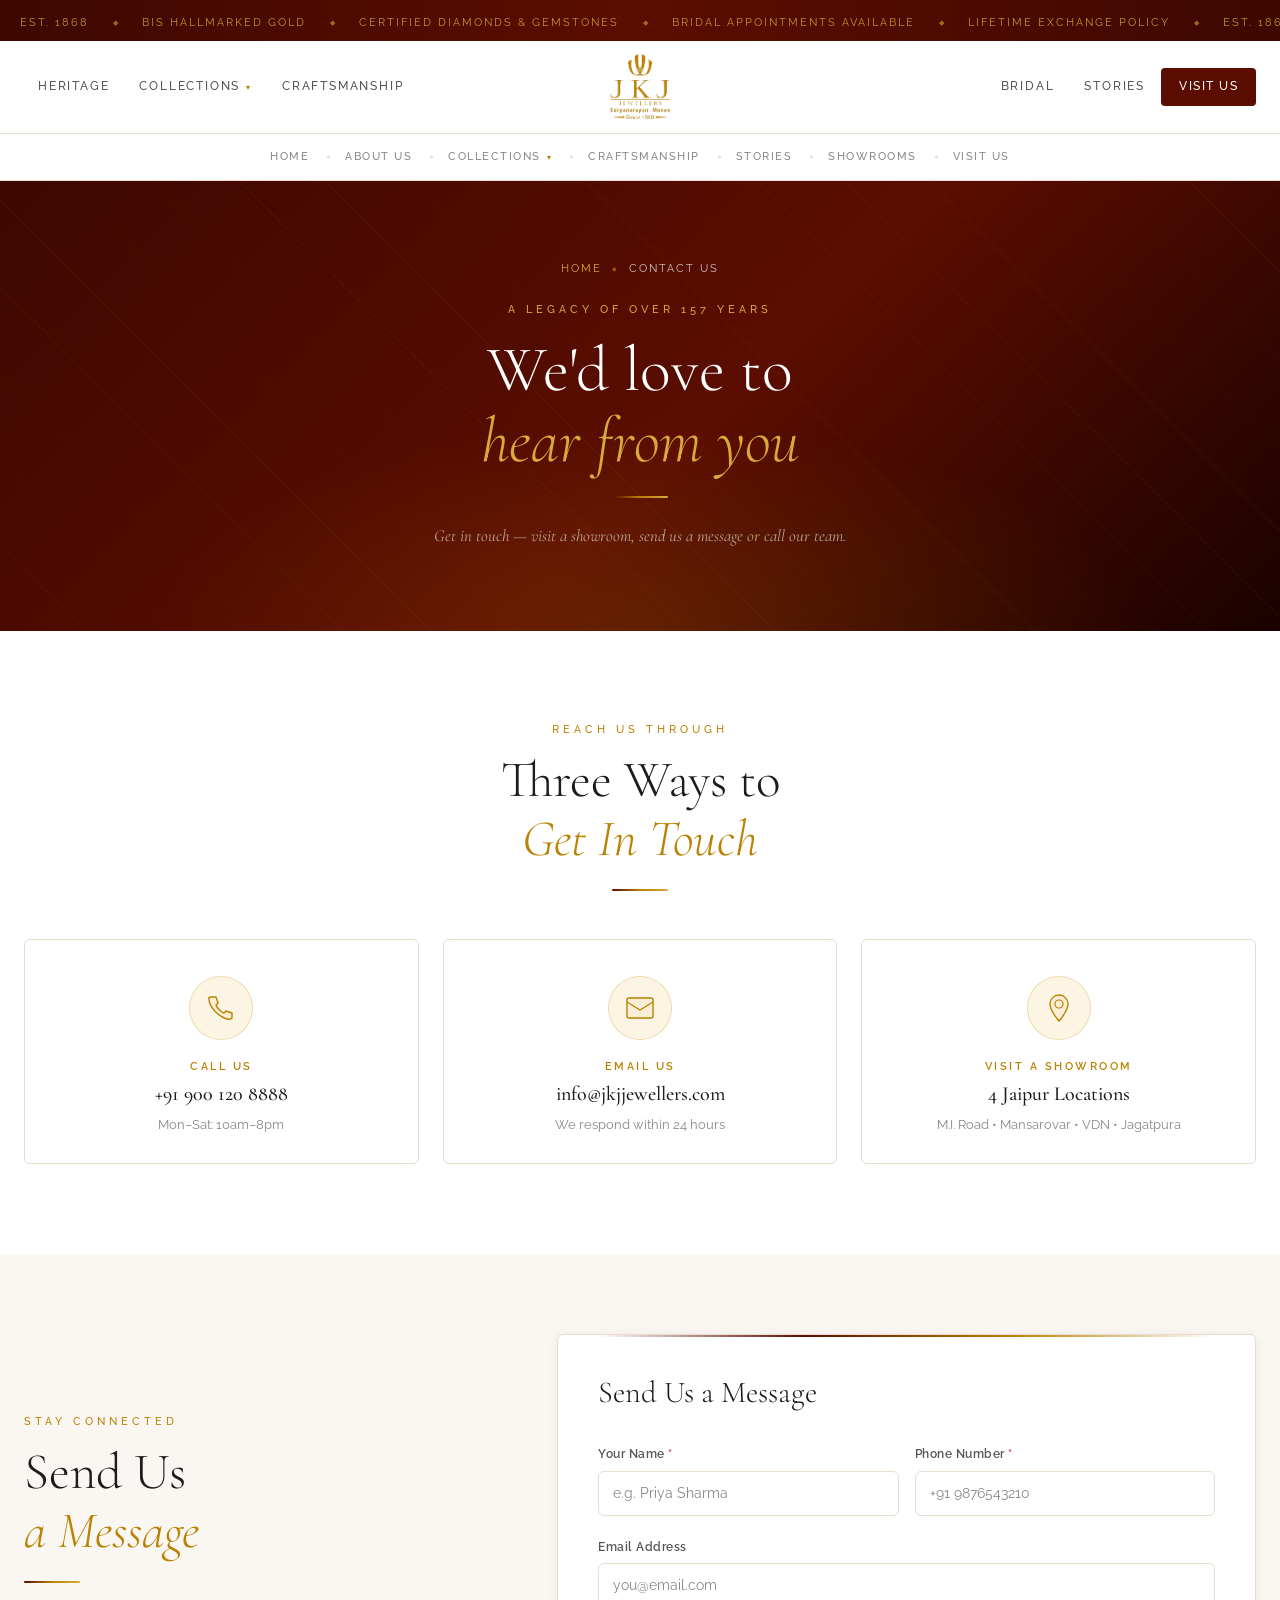
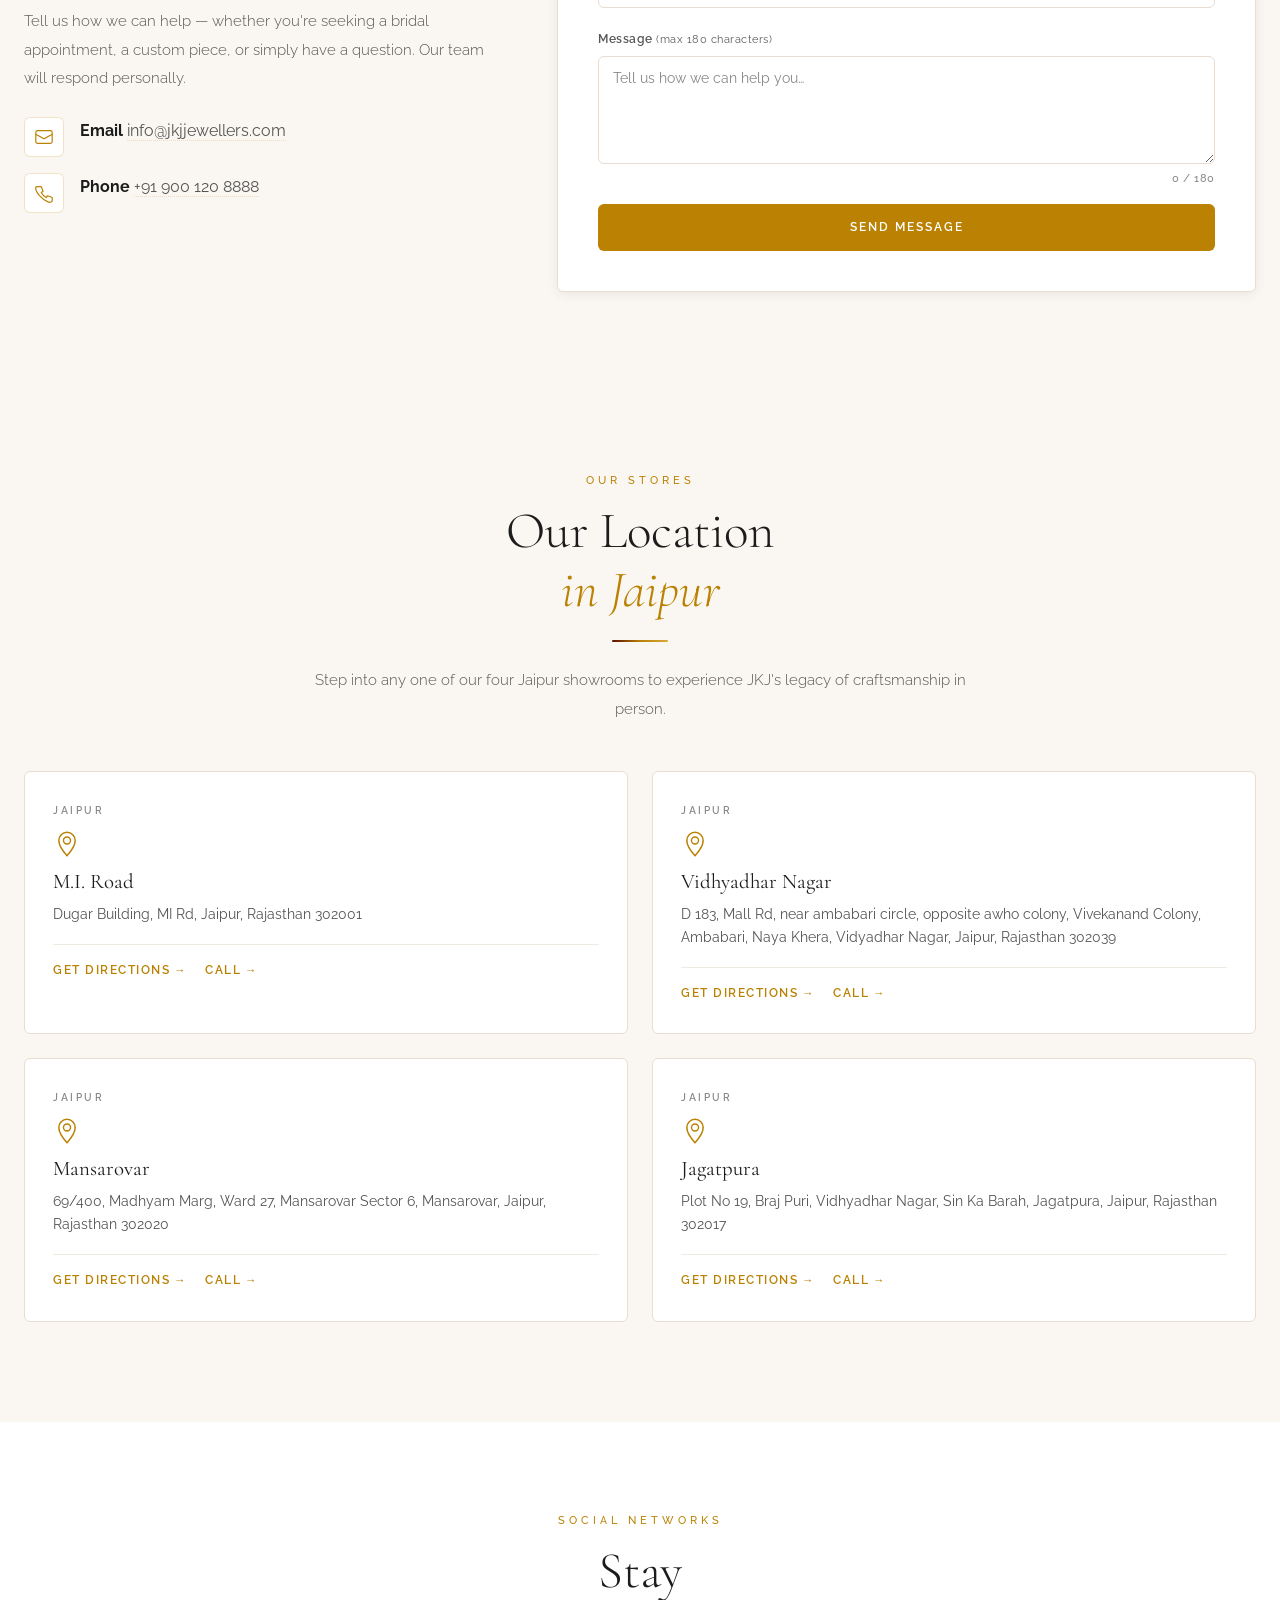
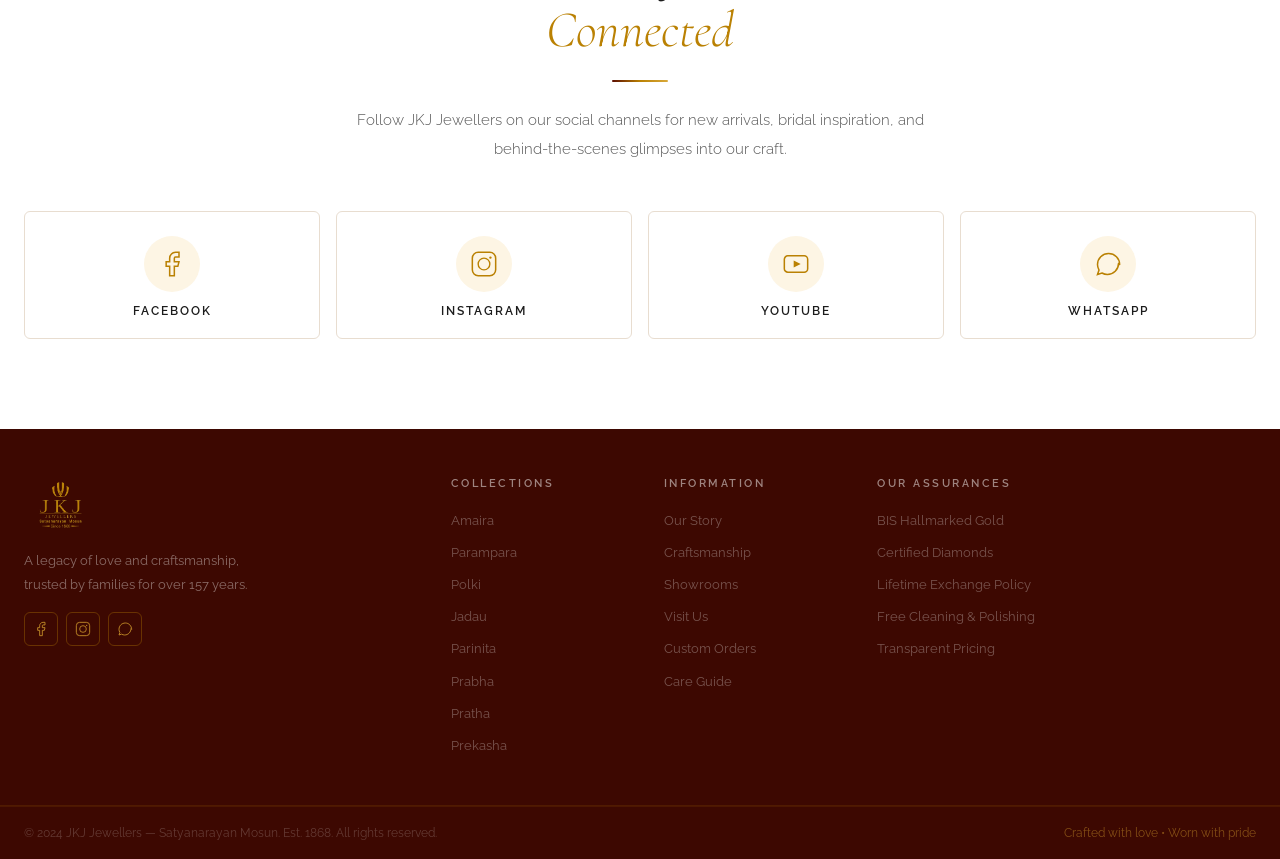
<file: contact.html>
<!DOCTYPE html>
<html lang="en">
<head>
  <meta charset="UTF-8" />
  <meta name="viewport" content="width=device-width, initial-scale=1.0" />
  <title>Contact Us — JKJ Jewellers | Visit Our Jaipur Showrooms</title>
  <meta name="description" content="Get in touch with JKJ Jewellers — visit our showrooms in Jaipur at M.I. Road, Mansarovar, Vidhyadhar Nagar and Jagatpura. Email info@jkjjewellers.com or call +91 900 120 8888." />

  <link href="https://cdn.jsdelivr.net/npm/bootstrap@5.3.3/dist/css/bootstrap.min.css" rel="stylesheet" />
  <link rel="preconnect" href="https://fonts.googleapis.com" />
  <link rel="preconnect" href="https://fonts.gstatic.com" crossorigin />
  <link href="https://fonts.googleapis.com/css2?family=Cormorant+Garamond:ital,wght@0,300;0,400;0,500;0,600;1,300;1,400&family=Raleway:wght@300;400;500;600&family=Cinzel:wght@400;500;600&display=swap" rel="stylesheet" />
  <link rel="stylesheet" href="css/style.css" />
</head>
<body>

  <!-- HEADER -->
  <header class="site-header" id="siteHeader">
    <div class="announce-bar">
      <div class="announce-track">
        <span>Est. 1868</span><span class="announce-dot">&#9670;</span>
        <span>BIS Hallmarked Gold</span><span class="announce-dot">&#9670;</span>
        <span>Certified Diamonds &amp; Gemstones</span><span class="announce-dot">&#9670;</span>
        <span>Bridal Appointments Available</span><span class="announce-dot">&#9670;</span>
        <span>Lifetime Exchange Policy</span><span class="announce-dot">&#9670;</span>
        <span>Est. 1868</span><span class="announce-dot">&#9670;</span>
        <span>BIS Hallmarked Gold</span><span class="announce-dot">&#9670;</span>
        <span>Certified Diamonds &amp; Gemstones</span><span class="announce-dot">&#9670;</span>
        <span>Bridal Appointments Available</span><span class="announce-dot">&#9670;</span>
        <span>Lifetime Exchange Policy</span><span class="announce-dot">&#9670;</span>
      </div>
    </div>
    <div class="header-main">
      <div class="container-xxl px-3 px-md-4">
        <div class="hdr-inner">
          <nav class="hdr-nav hdr-nav--left">
            <a href="about.html" class="hdr-link">Heritage</a>
            <div class="hdr-dropdown">
              <a href="index.html#collections" class="hdr-link hdr-dropdown-toggle">Collections <span class="hdr-caret">&#9662;</span></a>
              <div class="hdr-dropdown-menu">
                <a href="amaira.html" class="hdr-dropdown-item">Amaira</a>
                <a href="parampara.html" class="hdr-dropdown-item">Parampara</a>
                <a href="polki.html" class="hdr-dropdown-item">Polki</a>
                <a href="jadau.html" class="hdr-dropdown-item">Jadau</a>
                <a href="parinita.html" class="hdr-dropdown-item">Parinita</a>
                <a href="prabha.html" class="hdr-dropdown-item">Prabha</a>
                <a href="pratha.html" class="hdr-dropdown-item">Pratha</a>
                <a href="prekasha.html" class="hdr-dropdown-item">Prekasha</a>
              </div>
            </div>
            <a href="index.html#craftsmanship" class="hdr-link">Craftsmanship</a>
          </nav>
          <a href="index.html" class="header-logo"><img src="logo.webp" alt="JKJ Jewellers" /></a>
          <nav class="hdr-nav hdr-nav--right">
            <a href="index.html#collections" class="hdr-link">Bridal</a>
            <a href="index.html#testimonials" class="hdr-link">Stories</a>
            <a href="contact.html" class="hdr-link hdr-link--cta">Visit Us</a>
          </nav>
          <button class="hdr-hamburger d-lg-none" id="hamburger" aria-label="Open menu"><span></span><span></span><span></span></button>
        </div>
      </div>
    </div>
    <div class="header-nav-wrap">
      <div class="container-xxl px-3 px-md-4">
        <nav class="cat-nav" id="catNav">
          <a href="index.html" class="cat-nav-item">Home</a>
          <a href="about.html" class="cat-nav-item">About Us</a>
          <div class="cat-nav-dropdown">
            <a href="index.html#collections" class="cat-nav-item cat-nav-toggle">Collections <span class="cat-caret">&#9662;</span></a>
            <div class="cat-nav-menu">
              <a href="amaira.html" class="cat-menu-item">Amaira</a>
              <a href="parampara.html" class="cat-menu-item">Parampara</a>
              <a href="polki.html" class="cat-menu-item">Polki</a>
              <a href="jadau.html" class="cat-menu-item">Jadau</a>
              <a href="parinita.html" class="cat-menu-item">Parinita</a>
              <a href="prabha.html" class="cat-menu-item">Prabha</a>
              <a href="pratha.html" class="cat-menu-item">Pratha</a>
              <a href="prekasha.html" class="cat-menu-item">Prekasha</a>
            </div>
          </div>
          <a href="index.html#craftsmanship" class="cat-nav-item">Craftsmanship</a>
          <a href="index.html#testimonials" class="cat-nav-item">Stories</a>
          <a href="stores.html" class="cat-nav-item">Showrooms</a>
          <a href="contact.html" class="cat-nav-item active">Visit Us</a>
        </nav>
      </div>
    </div>
    <div class="mobile-menu" id="mobileMenu">
      <a href="about.html">Heritage</a>
      <div class="mobile-submenu">
        <button class="mobile-submenu-toggle" type="button" aria-expanded="false"><span>Collections</span><span class="ms-caret">&#9662;</span></button>
        <div class="mobile-submenu-list">
          <a href="amaira.html">Amaira</a>
          <a href="parampara.html">Parampara</a>
          <a href="polki.html">Polki</a>
          <a href="jadau.html">Jadau</a>
          <a href="parinita.html">Parinita</a>
          <a href="prabha.html">Prabha</a>
          <a href="pratha.html">Pratha</a>
          <a href="prekasha.html">Prekasha</a>
        </div>
      </div>
      <a href="index.html#craftsmanship">Craftsmanship</a>
      <a href="index.html#collections">Bridal</a>
      <a href="index.html#testimonials">Stories</a>
      <a href="stores.html">Showrooms</a>
      <a href="contact.html">Visit Us</a>
    </div>
  </header>

  <!-- PAGE BANNER -->
  <section class="page-banner">
    <div class="page-banner-bg"></div>
    <div class="container-xxl px-3 px-md-4 position-relative">
      <div class="row justify-content-center text-center">
        <div class="col-lg-9">
          <nav class="pb-crumb" aria-label="breadcrumb">
            <a href="index.html">Home</a>
            <span class="pb-crumb-sep">&#9670;</span>
            <span class="pb-crumb-current">Contact Us</span>
          </nav>
          <p class="pb-eyebrow">A Legacy of Over 157 Years</p>
          <h1 class="pb-title">We'd love to<br /><em>hear from you</em></h1>
          <div class="gold-divider mx-auto"></div>
          <p class="pb-subtitle">Get in touch &mdash; visit a showroom, send us a message or call our team.</p>
        </div>
      </div>
    </div>
  </section>

  <!-- 1. REACH US THROUGH — 3 quick contact cards -->
  <section class="coll-page-hero">
    <div class="container-xxl px-3 px-md-4">
      <div class="text-center mb-5 reveal">
        <p class="section-eyebrow">Reach Us Through</p>
        <h2 class="section-title">Three Ways to<br /><em>Get In Touch</em></h2>
        <div class="gold-divider mx-auto"></div>
      </div>
      <div class="row g-4 justify-content-center">
        <div class="col-md-4 reveal">
          <a href="tel:+919001208888" class="contact-quick-card">
            <div class="cqc-icon">
              <svg width="32" height="32" viewBox="0 0 32 32" fill="none">
                <path d="M6 5H11L13 11L11 13C12 16 16 20 19 21L21 19L27 21V26C27 26 25 28 22 27C12 24 4 14 4 7C3 5 6 5 6 5Z" stroke="#ba8103" stroke-width="1.4" fill="rgba(217,169,58,0.08)" stroke-linejoin="round"/>
              </svg>
            </div>
            <p class="cqc-label">Call Us</p>
            <h5>+91 900 120 8888</h5>
            <p class="cqc-hint">Mon&ndash;Sat: 10am&ndash;8pm</p>
          </a>
        </div>
        <div class="col-md-4 reveal" style="--delay:0.1s">
          <a href="mailto:info@jkjjewellers.com" class="contact-quick-card">
            <div class="cqc-icon">
              <svg width="32" height="32" viewBox="0 0 32 32" fill="none">
                <rect x="3" y="6" width="26" height="20" rx="2" stroke="#ba8103" stroke-width="1.4" fill="rgba(217,169,58,0.08)"/>
                <path d="M3 10L16 18L29 10" stroke="#ba8103" stroke-width="1.3" fill="none"/>
              </svg>
            </div>
            <p class="cqc-label">Email Us</p>
            <h5>info@jkjjewellers.com</h5>
            <p class="cqc-hint">We respond within 24 hours</p>
          </a>
        </div>
        <div class="col-md-4 reveal" style="--delay:0.2s">
          <a href="#stores" class="contact-quick-card">
            <div class="cqc-icon">
              <svg width="32" height="32" viewBox="0 0 32 32" fill="none">
                <path d="M16 3C11 3 7 7 7 12C7 19 16 29 16 29C16 29 25 19 25 12C25 7 21 3 16 3Z" stroke="#ba8103" stroke-width="1.4" fill="rgba(217,169,58,0.08)"/>
                <circle cx="16" cy="12" r="4" stroke="#ba8103" stroke-width="1.2"/>
              </svg>
            </div>
            <p class="cqc-label">Visit a Showroom</p>
            <h5>4 Jaipur Locations</h5>
            <p class="cqc-hint">M.I. Road &bull; Mansarovar &bull; VDN &bull; Jagatpura</p>
          </a>
        </div>
      </div>
    </div>
  </section>

  <!-- 2. SEND US A MESSAGE -->
  <section class="coll-story" id="message">
    <div class="container-xxl px-3 px-md-4">
      <div class="row g-5 align-items-center">
        <div class="col-lg-5 reveal-left">
          <p class="section-eyebrow">Stay Connected</p>
          <h2 class="section-title">Send Us<br /><em>a Message</em></h2>
          <div class="gold-divider"></div>
          <p class="body-text">
            Tell us how we can help &mdash; whether you're seeking a bridal appointment, a custom piece, or simply have a question. Our team will respond personally.
          </p>
          <div class="d-flex flex-column gap-3 mt-4">
            <div class="d-flex align-items-start gap-3">
              <div class="contact-icon-box">
                <svg width="20" height="20" viewBox="0 0 22 22" fill="none"><rect x="2" y="4" width="18" height="14" rx="2" stroke="#ba8103" stroke-width="1.3" fill="none"/><path d="M2 8L11 13L20 8" stroke="#ba8103" stroke-width="1.2" fill="none"/></svg>
              </div>
              <div>
                <strong>Email</strong>
                <span><a href="mailto:info@jkjjewellers.com" class="contact-link">info@jkjjewellers.com</a></span>
              </div>
            </div>
            <div class="d-flex align-items-start gap-3">
              <div class="contact-icon-box">
                <svg width="20" height="20" viewBox="0 0 22 22" fill="none"><path d="M4 4H8L10 9L8 10.5C9 12.5 11.5 15 13.5 16L15 14L20 16V20C20 20 18 22 16 21C8 18 2 10 2 6C1 4 4 4 4 4Z" stroke="#ba8103" stroke-width="1.3" fill="none" stroke-linejoin="round"/></svg>
              </div>
              <div>
                <strong>Phone</strong>
                <span><a href="tel:+919001208888" class="contact-link">+91 900 120 8888</a></span>
              </div>
            </div>
          </div>
        </div>
        <div class="col-lg-7 reveal-right">
          <div class="enquiry-form-wrap">
            <h3>Send Us a Message</h3>
            <form id="contactForm">
              <div class="row g-3">
                <div class="col-md-6">
                  <label class="form-label">Your Name <span class="text-danger">*</span></label>
                  <input type="text" class="form-control jkj-input" placeholder="e.g. Priya Sharma" required />
                </div>
                <div class="col-md-6">
                  <label class="form-label">Phone Number <span class="text-danger">*</span></label>
                  <input type="tel" class="form-control jkj-input" placeholder="+91 9876543210" required />
                </div>
                <div class="col-12">
                  <label class="form-label">Email Address</label>
                  <input type="email" class="form-control jkj-input" placeholder="you@email.com" />
                </div>
                <div class="col-12">
                  <label class="form-label">Message <span class="text-muted" style="font-weight:400;font-size:11px;">(max 180 characters)</span></label>
                  <textarea class="form-control jkj-input" id="msgField" rows="4" maxlength="180" placeholder="Tell us how we can help you…"></textarea>
                  <div class="msg-counter"><span id="msgCount">0</span> / 180</div>
                </div>
                <div class="col-12">
                  <button type="submit" class="btn-primary-jkj w-100" id="submitBtn">Send Message</button>
                </div>
              </div>
            </form>
          </div>
        </div>
      </div>
    </div>
  </section>

  <!-- 3. OUR STORES — full addresses -->
  <section class="about-stores py-section bg-cream" id="stores">
    <div class="container-xxl px-3 px-md-4">
      <div class="text-center mb-5 reveal">
        <p class="section-eyebrow">Our Stores</p>
        <h2 class="section-title">Our Location<br /><em>in Jaipur</em></h2>
        <div class="gold-divider mx-auto"></div>
        <p class="body-text mx-auto mt-3" style="max-width:680px">
          Step into any one of our four Jaipur showrooms to experience JKJ's legacy of craftsmanship in person.
        </p>
      </div>
      <div class="row g-4 justify-content-center">
        <div class="col-md-6 reveal">
          <div class="store-card store-card--full h-100">
            <div class="store-city">Jaipur</div>
            <div class="store-icon"><svg width="28" height="28" viewBox="0 0 24 24" fill="none"><path d="M12 2C8.1 2 5 5.1 5 9C5 14.3 12 22 12 22C12 22 19 14.3 19 9C19 5.1 15.9 2 12 2Z" stroke="#ba8103" stroke-width="1.3" fill="none"/><circle cx="12" cy="9" r="3" stroke="#ba8103" stroke-width="1.2"/></svg></div>
            <h5>M.I. Road</h5>
            <p class="store-address">Dugar Building, MI Rd, Jaipur, Rajasthan 302001</p>
            <div class="store-actions">
              <a href="https://www.google.com/maps/search/?api=1&query=Dugar+Building+MI+Rd+Jaipur+Rajasthan+302001" target="_blank" rel="noopener" class="store-action-link">Get Directions <span>&rarr;</span></a>
              <a href="tel:+919001208888" class="store-action-link">Call <span>&rarr;</span></a>
            </div>
          </div>
        </div>
        <div class="col-md-6 reveal" style="--delay:0.1s">
          <div class="store-card store-card--full h-100">
            <div class="store-city">Jaipur</div>
            <div class="store-icon"><svg width="28" height="28" viewBox="0 0 24 24" fill="none"><path d="M12 2C8.1 2 5 5.1 5 9C5 14.3 12 22 12 22C12 22 19 14.3 19 9C19 5.1 15.9 2 12 2Z" stroke="#ba8103" stroke-width="1.3" fill="none"/><circle cx="12" cy="9" r="3" stroke="#ba8103" stroke-width="1.2"/></svg></div>
            <h5>Vidhyadhar Nagar</h5>
            <p class="store-address">D 183, Mall Rd, near ambabari circle, opposite awho colony, Vivekanand Colony, Ambabari, Naya Khera, Vidyadhar Nagar, Jaipur, Rajasthan 302039</p>
            <div class="store-actions">
              <a href="https://www.google.com/maps/search/?api=1&query=D+183+Mall+Rd+Vidyadhar+Nagar+Jaipur+Rajasthan+302039" target="_blank" rel="noopener" class="store-action-link">Get Directions <span>&rarr;</span></a>
              <a href="tel:+919001208888" class="store-action-link">Call <span>&rarr;</span></a>
            </div>
          </div>
        </div>
        <div class="col-md-6 reveal" style="--delay:0.2s">
          <div class="store-card store-card--full h-100">
            <div class="store-city">Jaipur</div>
            <div class="store-icon"><svg width="28" height="28" viewBox="0 0 24 24" fill="none"><path d="M12 2C8.1 2 5 5.1 5 9C5 14.3 12 22 12 22C12 22 19 14.3 19 9C19 5.1 15.9 2 12 2Z" stroke="#ba8103" stroke-width="1.3" fill="none"/><circle cx="12" cy="9" r="3" stroke="#ba8103" stroke-width="1.2"/></svg></div>
            <h5>Mansarovar</h5>
            <p class="store-address">69/400, Madhyam Marg, Ward 27, Mansarovar Sector 6, Mansarovar, Jaipur, Rajasthan 302020</p>
            <div class="store-actions">
              <a href="https://www.google.com/maps/search/?api=1&query=69+400+Madhyam+Marg+Mansarovar+Sector+6+Jaipur+Rajasthan+302020" target="_blank" rel="noopener" class="store-action-link">Get Directions <span>&rarr;</span></a>
              <a href="tel:+919001208888" class="store-action-link">Call <span>&rarr;</span></a>
            </div>
          </div>
        </div>
        <div class="col-md-6 reveal" style="--delay:0.3s">
          <div class="store-card store-card--full h-100">
            <div class="store-city">Jaipur</div>
            <div class="store-icon"><svg width="28" height="28" viewBox="0 0 24 24" fill="none"><path d="M12 2C8.1 2 5 5.1 5 9C5 14.3 12 22 12 22C12 22 19 14.3 19 9C19 5.1 15.9 2 12 2Z" stroke="#ba8103" stroke-width="1.3" fill="none"/><circle cx="12" cy="9" r="3" stroke="#ba8103" stroke-width="1.2"/></svg></div>
            <h5>Jagatpura</h5>
            <p class="store-address">Plot No 19, Braj Puri, Vidhyadhar Nagar, Sin Ka Barah, Jagatpura, Jaipur, Rajasthan 302017</p>
            <div class="store-actions">
              <a href="https://www.google.com/maps/search/?api=1&query=Plot+No+19+Braj+Puri+Jagatpura+Jaipur+Rajasthan+302017" target="_blank" rel="noopener" class="store-action-link">Get Directions <span>&rarr;</span></a>
              <a href="tel:+919001208888" class="store-action-link">Call <span>&rarr;</span></a>
            </div>
          </div>
        </div>
      </div>
    </div>
  </section>

  <!-- 4. STAY CONNECTED / SOCIAL NETWORKS -->
  <section class="coll-page-hero">
    <div class="container-xxl px-3 px-md-4">
      <div class="text-center mb-5 reveal">
        <p class="section-eyebrow">Social Networks</p>
        <h2 class="section-title">Stay<br /><em>Connected</em></h2>
        <div class="gold-divider mx-auto"></div>
        <p class="body-text mx-auto mt-3" style="max-width:580px">
          Follow JKJ Jewellers on our social channels for new arrivals, bridal inspiration, and behind-the-scenes glimpses into our craft.
        </p>
      </div>
      <div class="row g-3 justify-content-center">
        <div class="col-6 col-md-3 reveal">
          <a href="#" class="social-card" aria-label="Facebook">
            <div class="sc-icon">
              <svg width="28" height="28" viewBox="0 0 24 24" fill="none"><path d="M18 2H15C13.7 2 12.4 2.5 11.5 3.5C10.5 4.5 10 5.7 10 7V10H7V14H10V22H14V14H17L18 10H14V7C14 6.4 14.5 5.9 15 5.9H18V2Z" stroke="#ba8103" stroke-width="1.3" fill="none"/></svg>
            </div>
            <h6>Facebook</h6>
          </a>
        </div>
        <div class="col-6 col-md-3 reveal" style="--delay:0.08s">
          <a href="#" class="social-card" aria-label="Instagram">
            <div class="sc-icon">
              <svg width="28" height="28" viewBox="0 0 24 24" fill="none"><rect x="2" y="2" width="20" height="20" rx="5" stroke="#ba8103" stroke-width="1.3" fill="none"/><circle cx="12" cy="12" r="5" stroke="#ba8103" stroke-width="1.2"/><circle cx="17.5" cy="6.5" r="1" fill="#ba8103"/></svg>
            </div>
            <h6>Instagram</h6>
          </a>
        </div>
        <div class="col-6 col-md-3 reveal" style="--delay:0.16s">
          <a href="#" class="social-card" aria-label="YouTube">
            <div class="sc-icon">
              <svg width="28" height="28" viewBox="0 0 24 24" fill="none"><rect x="2" y="5" width="20" height="14" rx="3" stroke="#ba8103" stroke-width="1.3" fill="none"/><polygon points="10,9 16,12 10,15" fill="#ba8103"/></svg>
            </div>
            <h6>YouTube</h6>
          </a>
        </div>
        <div class="col-6 col-md-3 reveal" style="--delay:0.24s">
          <a href="https://wa.me/919001208888" target="_blank" rel="noopener" class="social-card" aria-label="WhatsApp">
            <div class="sc-icon">
              <svg width="28" height="28" viewBox="0 0 24 24" fill="none"><path d="M21 11.5C21 16.8 16.7 21 11.5 21C9.8 21 8.2 20.5 6.8 19.7L3 21L4.3 17.2C3.5 15.8 3 14.2 3 12.5C3 7.2 7.2 3 12.5 3C17.8 3 22 7.2 22 12.5" stroke="#ba8103" stroke-width="1.3" stroke-linecap="round" fill="none"/></svg>
            </div>
            <h6>WhatsApp</h6>
          </a>
        </div>
      </div>
    </div>
  </section>

  <!-- FOOTER -->
  <footer class="site-footer">
    <div class="footer-body">
      <div class="container-xxl px-3 px-md-4 py-5">
        <div class="row g-5">
          <div class="col-lg-4">
            <img src="logo.webp" alt="JKJ Jewellers" class="footer-logo mb-3" />
            <p class="footer-desc">A legacy of love and craftsmanship, trusted by families for over 157 years.</p>
            <div class="d-flex gap-2 mt-3">
              <a href="#" class="social-btn" aria-label="Facebook"><svg width="16" height="16" viewBox="0 0 24 24" fill="none"><path d="M18 2H15C13.7 2 12.4 2.5 11.5 3.5C10.5 4.5 10 5.7 10 7V10H7V14H10V22H14V14H17L18 10H14V7C14 6.4 14.5 5.9 15 5.9H18V2Z" stroke="#C9922A" stroke-width="1.3" fill="none"/></svg></a>
              <a href="#" class="social-btn" aria-label="Instagram"><svg width="16" height="16" viewBox="0 0 24 24" fill="none"><rect x="2" y="2" width="20" height="20" rx="5" stroke="#C9922A" stroke-width="1.3" fill="none"/><circle cx="12" cy="12" r="5" stroke="#C9922A" stroke-width="1.2"/><circle cx="17.5" cy="6.5" r="1" fill="#C9922A"/></svg></a>
              <a href="#" class="social-btn" aria-label="WhatsApp"><svg width="16" height="16" viewBox="0 0 24 24" fill="none"><path d="M21 11.5C21 16.8 16.7 21 11.5 21C9.8 21 8.2 20.5 6.8 19.7L3 21L4.3 17.2C3.5 15.8 3 14.2 3 12.5C3 7.2 7.2 3 12.5 3C17.8 3 22 7.2 22 12.5" stroke="#C9922A" stroke-width="1.3" stroke-linecap="round" fill="none"/></svg></a>
            </div>
          </div>
          <div class="col-6 col-md-4 col-lg-2">
            <h6 class="footer-heading">Collections</h6>
            <ul class="footer-links">
              <li><a href="amaira.html">Amaira</a></li>
              <li><a href="parampara.html">Parampara</a></li>
              <li><a href="polki.html">Polki</a></li>
              <li><a href="jadau.html">Jadau</a></li>
              <li><a href="parinita.html">Parinita</a></li>
              <li><a href="prabha.html">Prabha</a></li>
              <li><a href="pratha.html">Pratha</a></li>
              <li><a href="prekasha.html">Prekasha</a></li>
            </ul>
          </div>
          <div class="col-6 col-md-4 col-lg-2">
            <h6 class="footer-heading">Information</h6>
            <ul class="footer-links">
              <li><a href="about.html">Our Story</a></li>
              <li><a href="index.html#craftsmanship">Craftsmanship</a></li>
              <li><a href="stores.html">Showrooms</a></li>
              <li><a href="contact.html">Visit Us</a></li>
              <li><a href="contact.html">Custom Orders</a></li>
              <li><a href="contact.html">Care Guide</a></li>
            </ul>
          </div>
          <div class="col-md-4 col-lg-4">
            <h6 class="footer-heading">Our Assurances</h6>
            <ul class="footer-links">
              <li>BIS Hallmarked Gold</li>
              <li>Certified Diamonds</li>
              <li>Lifetime Exchange Policy</li>
              <li>Free Cleaning &amp; Polishing</li>
              <li>Transparent Pricing</li>
            </ul>
          </div>
        </div>
      </div>
    </div>
    <div class="footer-bottom">
      <div class="container-xxl px-3 px-md-4">
        <div class="d-flex flex-column flex-md-row justify-content-between align-items-center gap-2 py-3">
          <p class="mb-0">&copy; 2024 JKJ Jewellers &mdash; Satyanarayan Mosun. Est. 1868. All rights reserved.</p>
          <p class="mb-0 footer-tagline">Crafted with love &bull; Worn with pride</p>
        </div>
      </div>
    </div>
  </footer>

  <button class="scroll-top-btn" id="scrollTop" aria-label="Back to top">
    <svg width="18" height="18" viewBox="0 0 20 20" fill="none"><path d="M10 16V4M4 10L10 4L16 10" stroke="white" stroke-width="1.8" stroke-linecap="round" stroke-linejoin="round"/></svg>
  </button>

  <script src="https://cdn.jsdelivr.net/npm/bootstrap@5.3.3/dist/js/bootstrap.bundle.min.js"></script>
  <script src="js/main.js"></script>
</body>
</html>
</file>
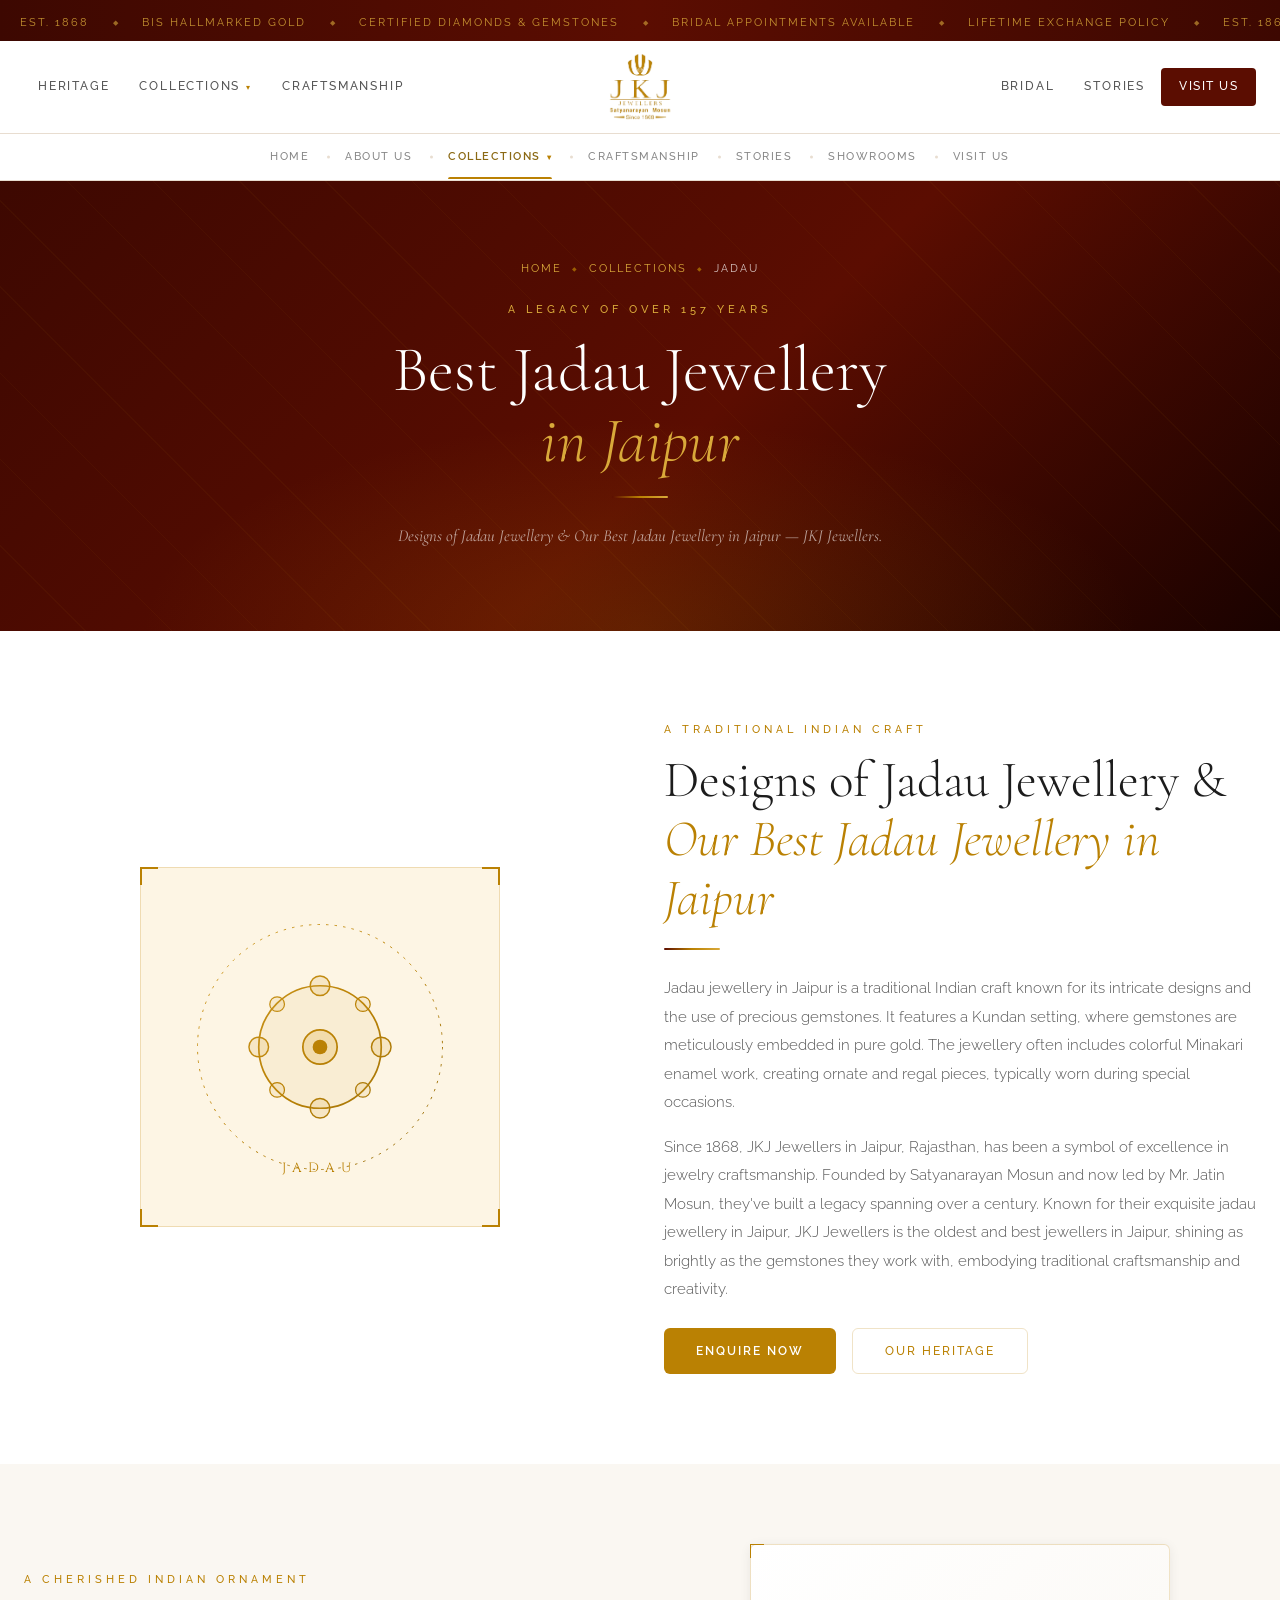
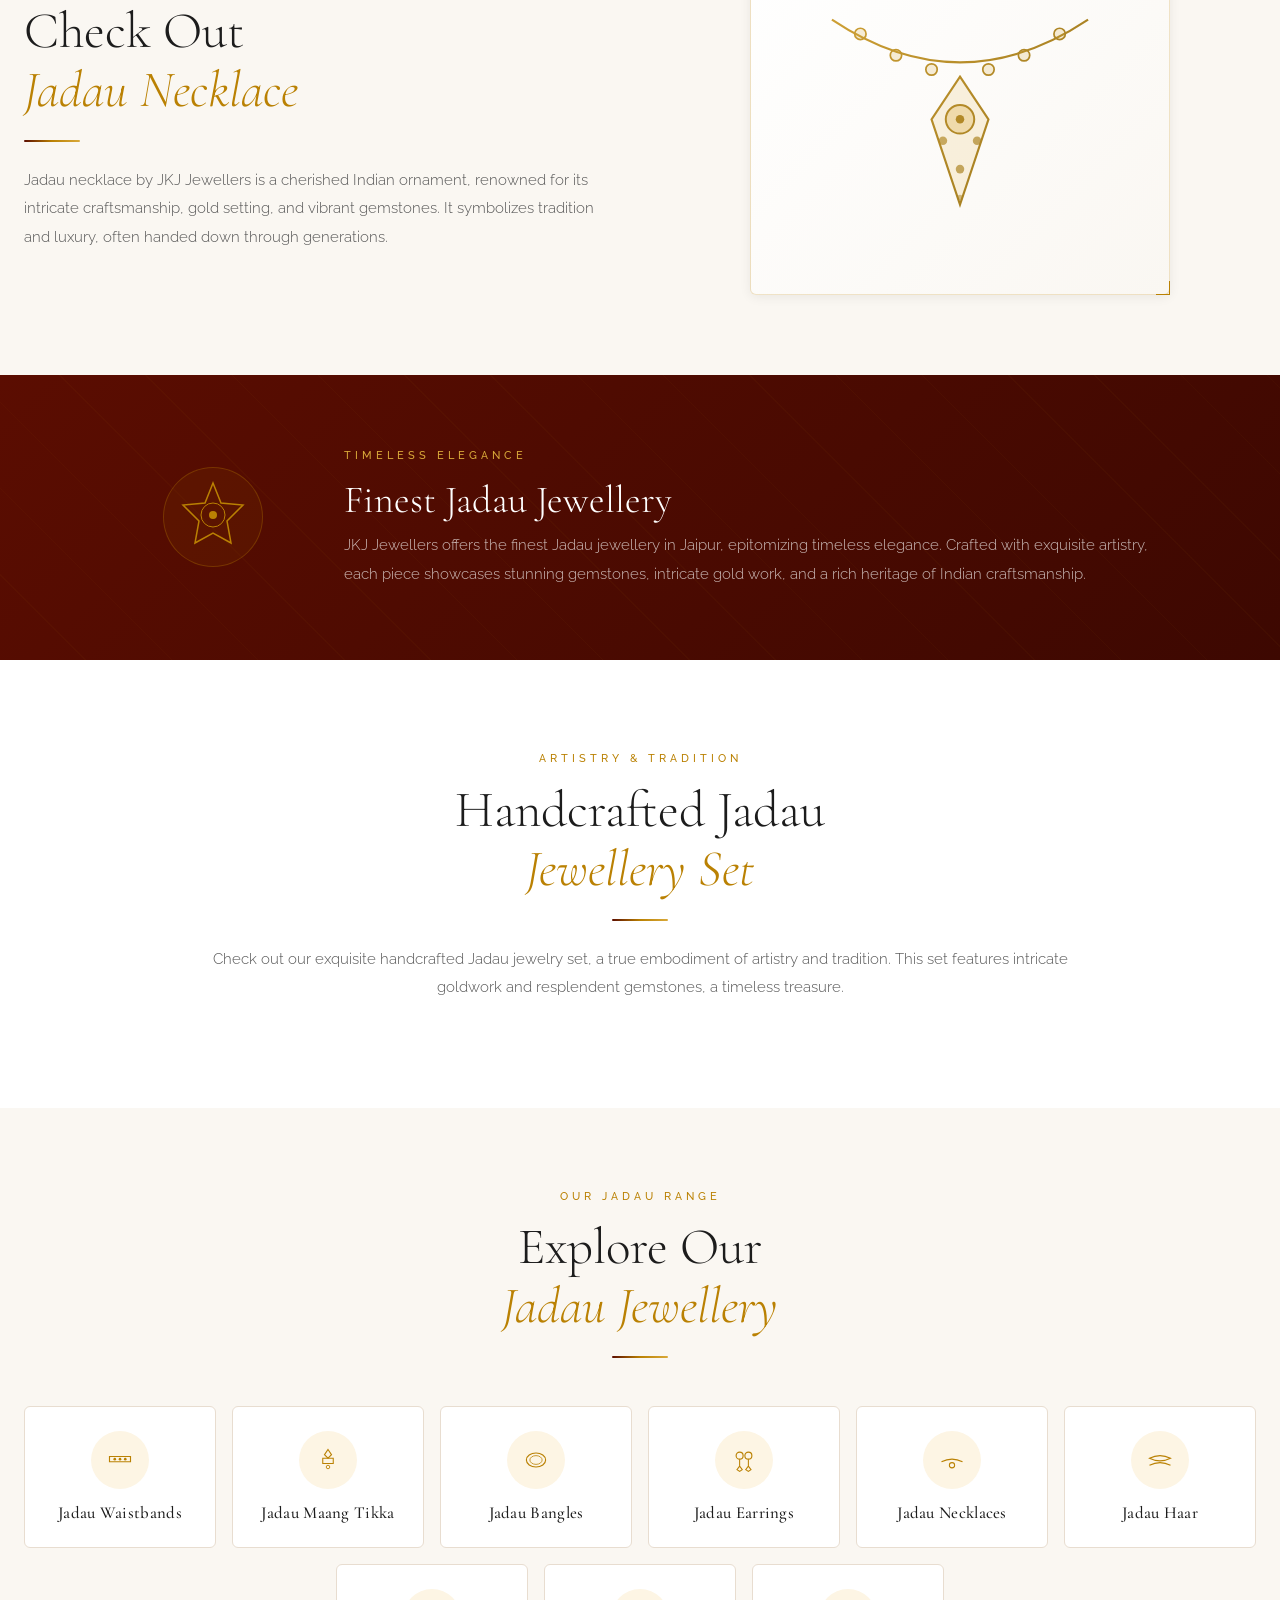
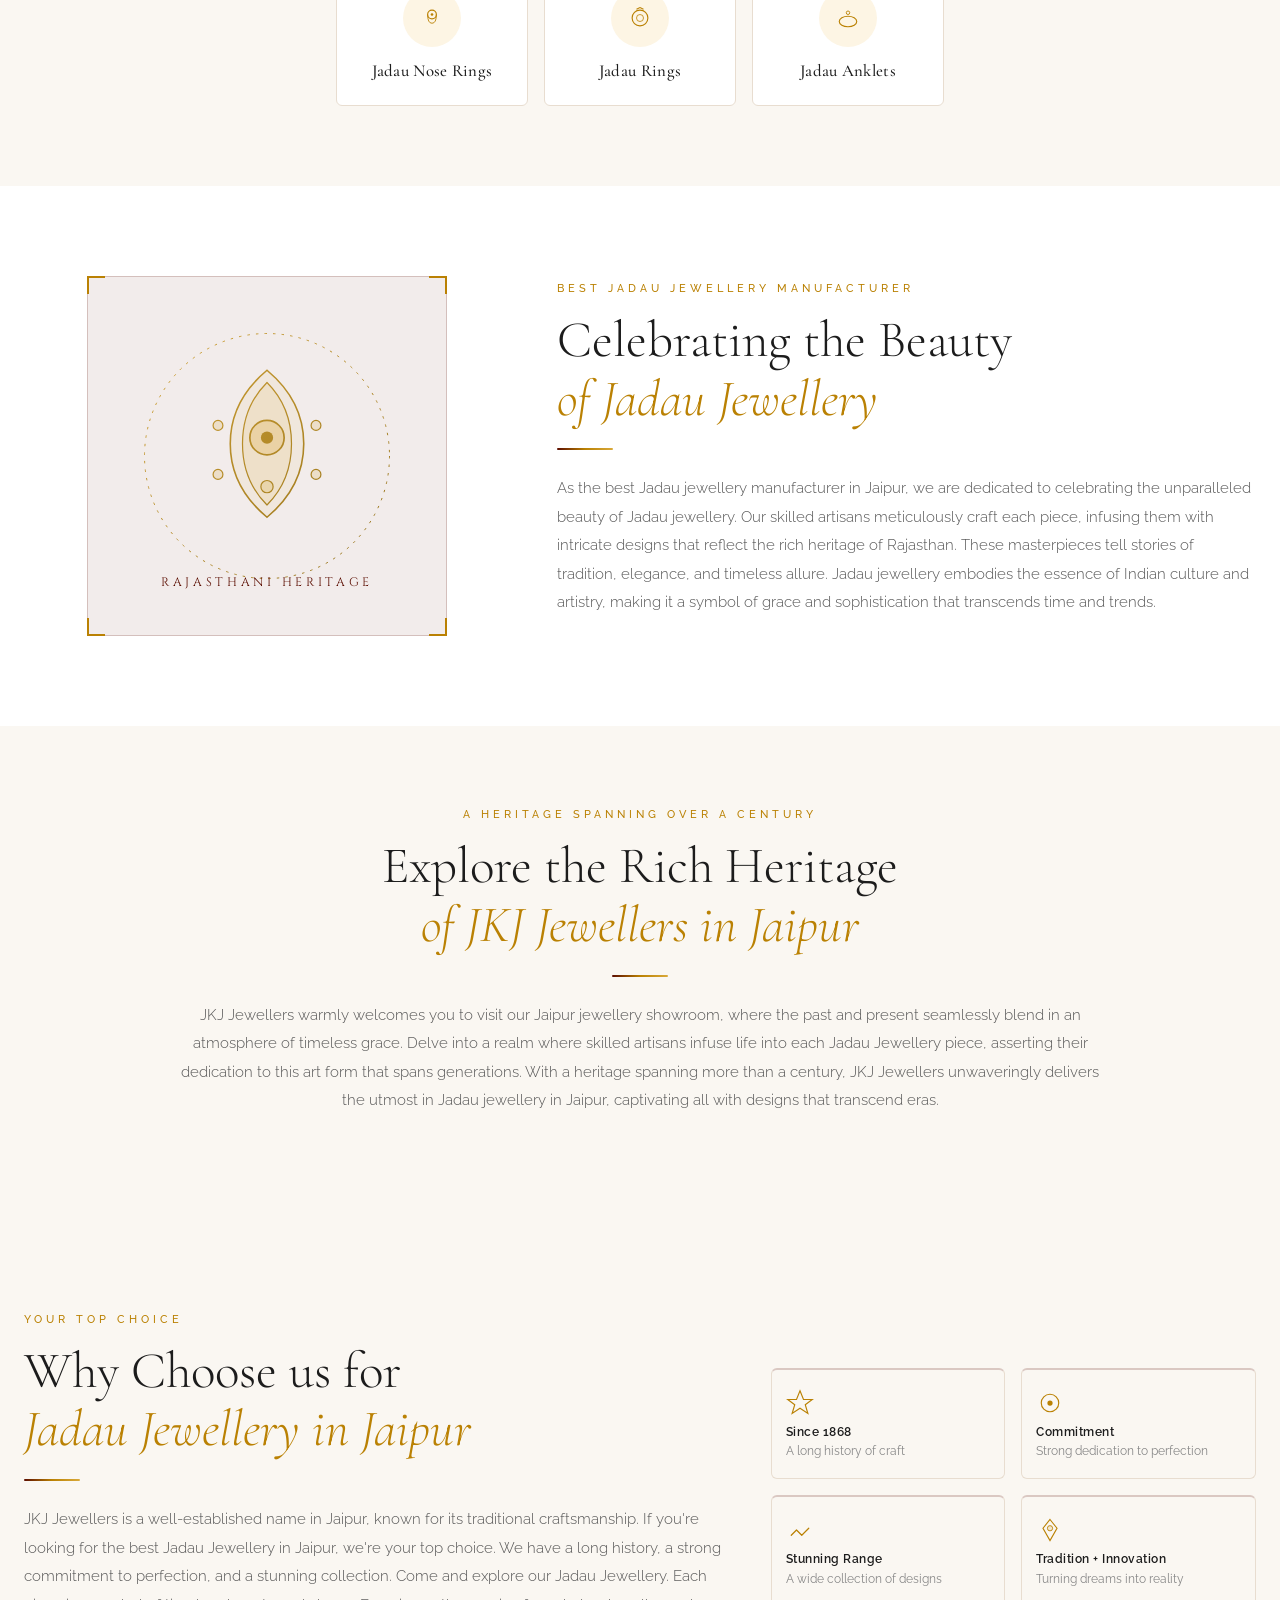
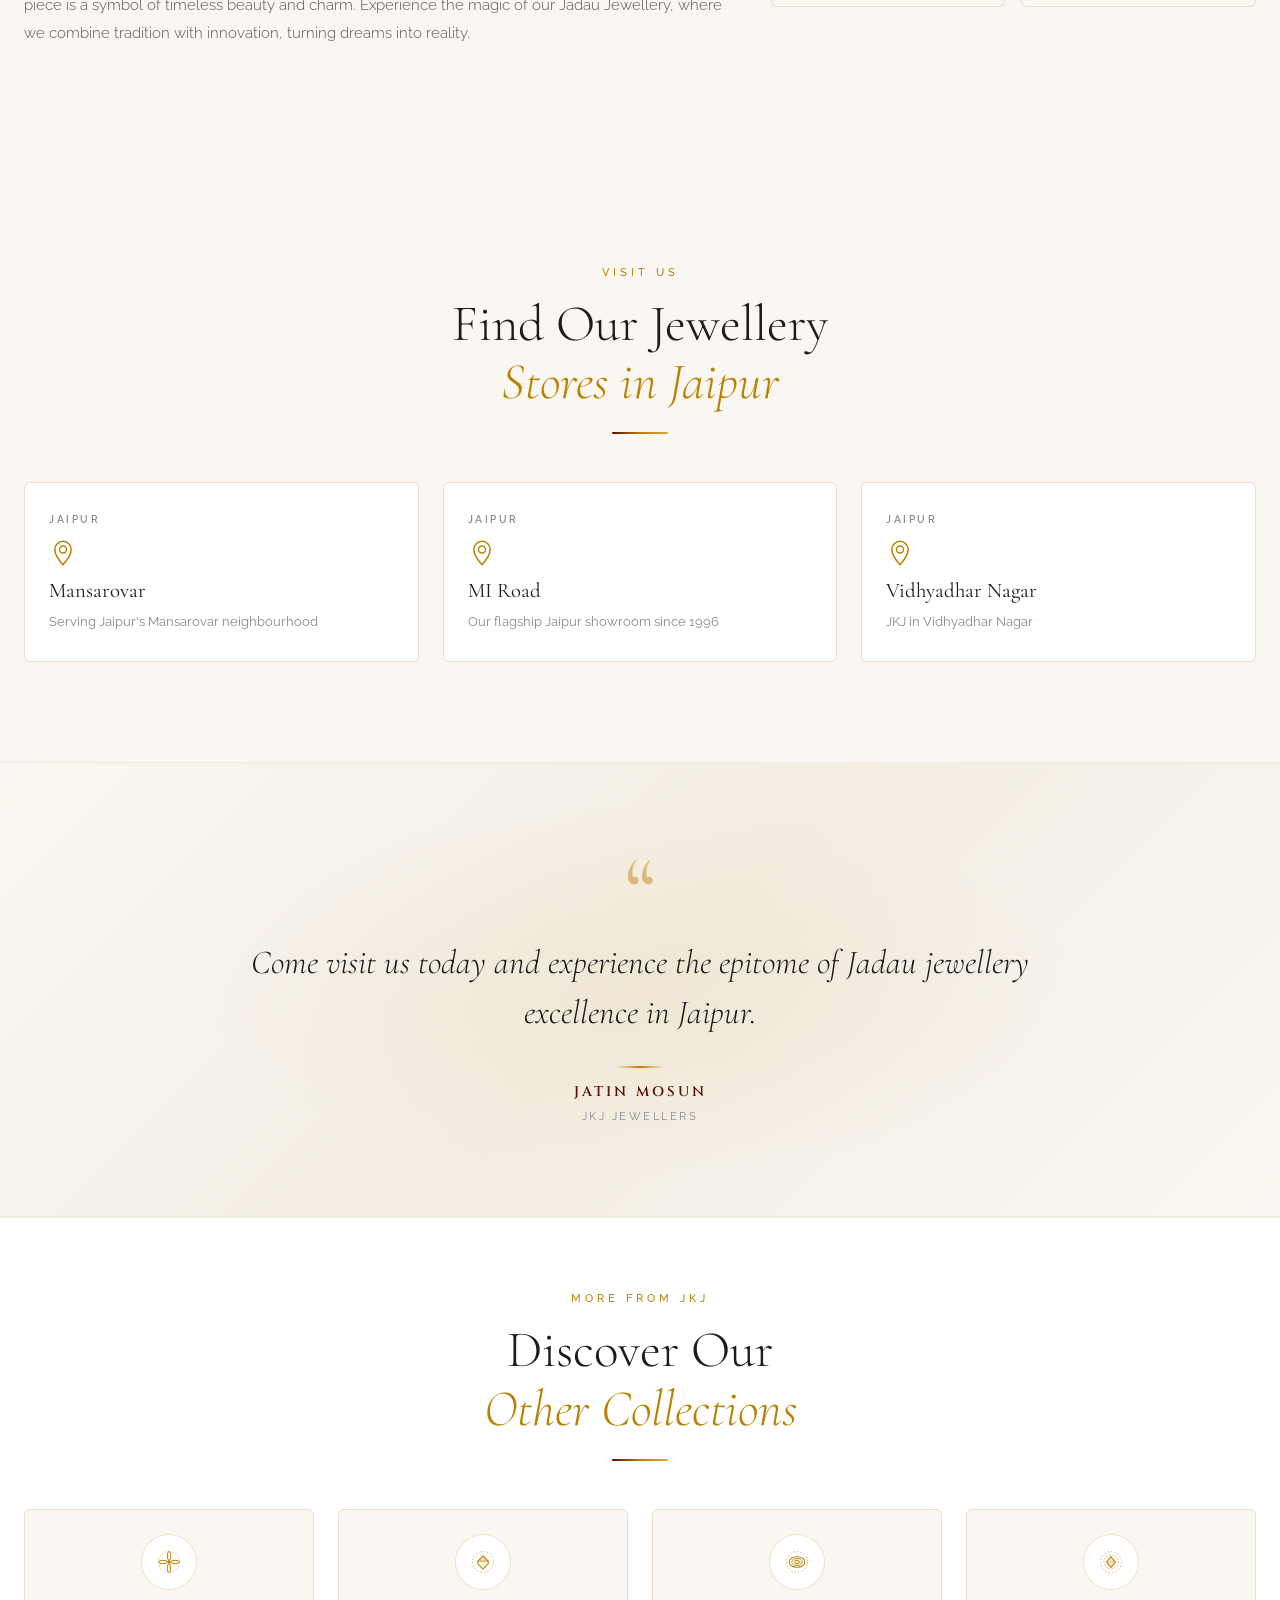
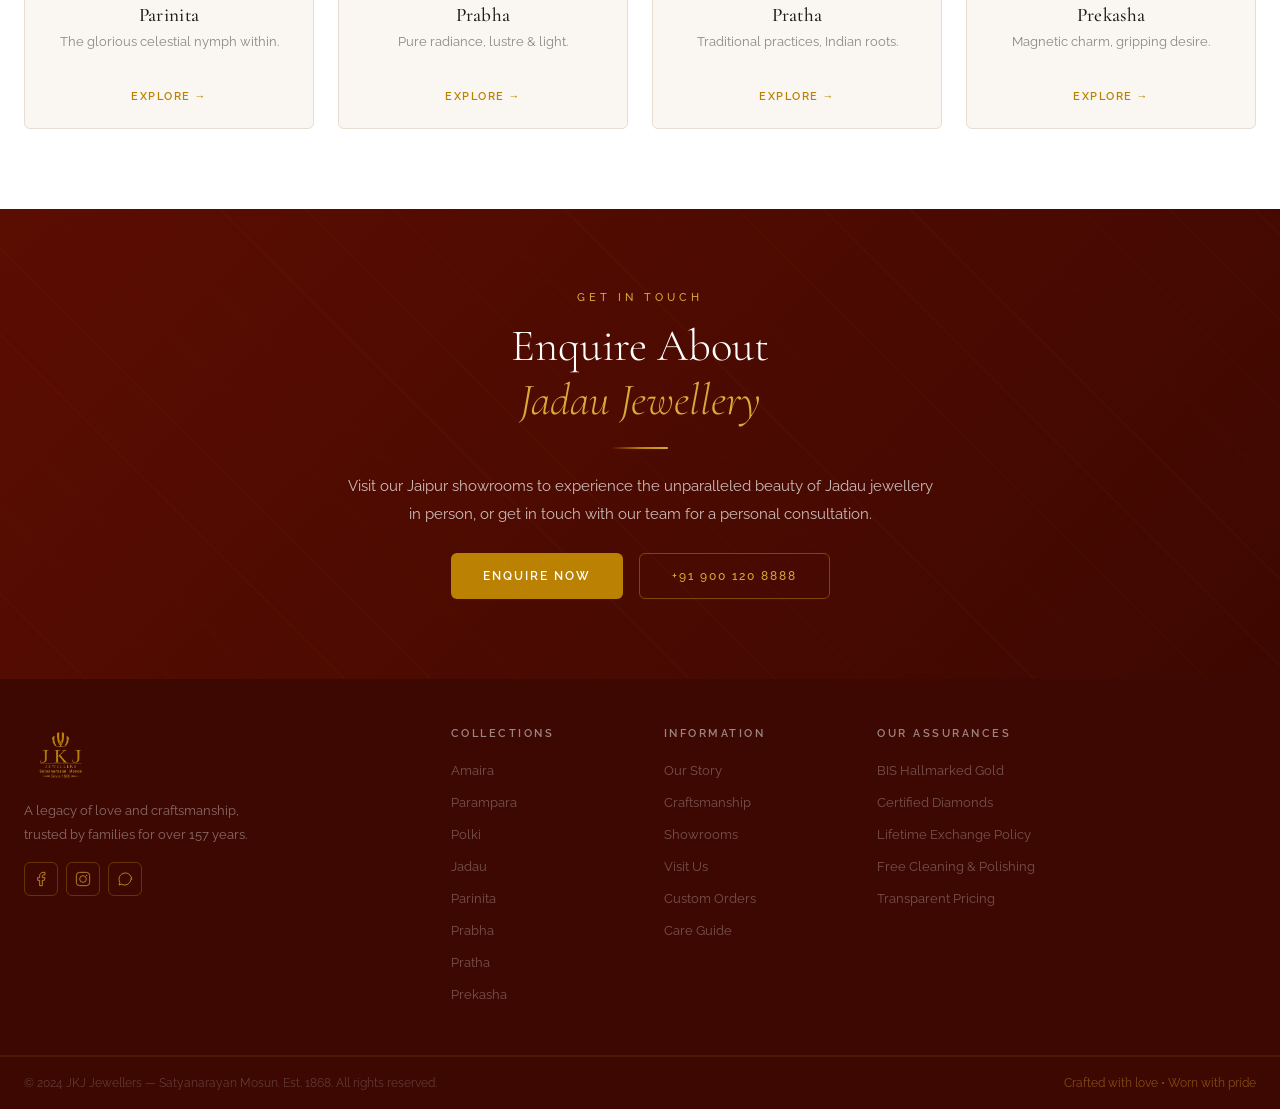
<file: jadau.html>
<!DOCTYPE html>
<html lang="en">
<head>
  <meta charset="UTF-8" />
  <meta name="viewport" content="width=device-width, initial-scale=1.0" />
  <title>Best Jadau Jewellery in Jaipur — JKJ Jewellers</title>
  <meta name="description" content="Jadau jewellery in Jaipur — a traditional Indian craft with Kundan setting, Minakari enamel and precious gemstones. JKJ Jewellers since 1868." />

  <link href="https://cdn.jsdelivr.net/npm/bootstrap@5.3.3/dist/css/bootstrap.min.css" rel="stylesheet" />
  <link rel="preconnect" href="https://fonts.googleapis.com" />
  <link rel="preconnect" href="https://fonts.gstatic.com" crossorigin />
  <link href="https://fonts.googleapis.com/css2?family=Cormorant+Garamond:ital,wght@0,300;0,400;0,500;0,600;1,300;1,400&family=Raleway:wght@300;400;500;600&family=Cinzel:wght@400;500;600&display=swap" rel="stylesheet" />
  <link rel="stylesheet" href="css/style.css" />
</head>
<body>

  <!-- HEADER -->
  <header class="site-header" id="siteHeader">
    <div class="announce-bar">
      <div class="announce-track">
        <span>Est. 1868</span><span class="announce-dot">&#9670;</span>
        <span>BIS Hallmarked Gold</span><span class="announce-dot">&#9670;</span>
        <span>Certified Diamonds &amp; Gemstones</span><span class="announce-dot">&#9670;</span>
        <span>Bridal Appointments Available</span><span class="announce-dot">&#9670;</span>
        <span>Lifetime Exchange Policy</span><span class="announce-dot">&#9670;</span>
        <span>Est. 1868</span><span class="announce-dot">&#9670;</span>
        <span>BIS Hallmarked Gold</span><span class="announce-dot">&#9670;</span>
        <span>Certified Diamonds &amp; Gemstones</span><span class="announce-dot">&#9670;</span>
        <span>Bridal Appointments Available</span><span class="announce-dot">&#9670;</span>
        <span>Lifetime Exchange Policy</span><span class="announce-dot">&#9670;</span>
      </div>
    </div>
    <div class="header-main">
      <div class="container-xxl px-3 px-md-4">
        <div class="hdr-inner">
          <nav class="hdr-nav hdr-nav--left">
            <a href="about.html" class="hdr-link">Heritage</a>
            <div class="hdr-dropdown">
              <a href="index.html#collections" class="hdr-link hdr-dropdown-toggle">Collections <span class="hdr-caret">&#9662;</span></a>
              <div class="hdr-dropdown-menu">
                <a href="amaira.html" class="hdr-dropdown-item">Amaira</a>
                <a href="parampara.html" class="hdr-dropdown-item">Parampara</a>
                <a href="polki.html" class="hdr-dropdown-item">Polki</a>
                <a href="jadau.html" class="hdr-dropdown-item">Jadau</a>
                <a href="parinita.html" class="hdr-dropdown-item">Parinita</a>
                <a href="prabha.html" class="hdr-dropdown-item">Prabha</a>
                <a href="pratha.html" class="hdr-dropdown-item">Pratha</a>
                <a href="prekasha.html" class="hdr-dropdown-item">Prekasha</a>
              </div>
            </div>
            <a href="index.html#craftsmanship" class="hdr-link">Craftsmanship</a>
          </nav>
          <a href="index.html" class="header-logo"><img src="logo.webp" alt="JKJ Jewellers" /></a>
          <nav class="hdr-nav hdr-nav--right">
            <a href="index.html#collections" class="hdr-link">Bridal</a>
            <a href="index.html#testimonials" class="hdr-link">Stories</a>
            <a href="contact.html" class="hdr-link hdr-link--cta">Visit Us</a>
          </nav>
          <button class="hdr-hamburger d-lg-none" id="hamburger" aria-label="Open menu"><span></span><span></span><span></span></button>
        </div>
      </div>
    </div>
    <div class="header-nav-wrap">
      <div class="container-xxl px-3 px-md-4">
        <nav class="cat-nav" id="catNav">
          <a href="index.html" class="cat-nav-item">Home</a>
          <a href="about.html" class="cat-nav-item">About Us</a>
          <div class="cat-nav-dropdown">
            <a href="index.html#collections" class="cat-nav-item active cat-nav-toggle">Collections <span class="cat-caret">&#9662;</span></a>
            <div class="cat-nav-menu">
              <a href="amaira.html" class="cat-menu-item">Amaira</a>
              <a href="parampara.html" class="cat-menu-item">Parampara</a>
              <a href="polki.html" class="cat-menu-item">Polki</a>
              <a href="jadau.html" class="cat-menu-item">Jadau</a>
              <a href="parinita.html" class="cat-menu-item">Parinita</a>
              <a href="prabha.html" class="cat-menu-item">Prabha</a>
              <a href="pratha.html" class="cat-menu-item">Pratha</a>
              <a href="prekasha.html" class="cat-menu-item">Prekasha</a>
            </div>
          </div>
          <a href="index.html#craftsmanship" class="cat-nav-item">Craftsmanship</a>
          <a href="index.html#testimonials" class="cat-nav-item">Stories</a>
          <a href="stores.html" class="cat-nav-item">Showrooms</a>
          <a href="contact.html" class="cat-nav-item">Visit Us</a>
        </nav>
      </div>
    </div>
    <div class="mobile-menu" id="mobileMenu">
      <a href="about.html">Heritage</a>
      <div class="mobile-submenu">
        <button class="mobile-submenu-toggle" type="button" aria-expanded="false"><span>Collections</span><span class="ms-caret">&#9662;</span></button>
        <div class="mobile-submenu-list">
          <a href="amaira.html">Amaira</a>
          <a href="parampara.html">Parampara</a>
          <a href="polki.html">Polki</a>
          <a href="jadau.html">Jadau</a>
          <a href="parinita.html">Parinita</a>
          <a href="prabha.html">Prabha</a>
          <a href="pratha.html">Pratha</a>
          <a href="prekasha.html">Prekasha</a>
        </div>
      </div>
      <a href="index.html#craftsmanship">Craftsmanship</a>
      <a href="index.html#collections">Bridal</a>
      <a href="index.html#testimonials">Stories</a>
      <a href="stores.html">Showrooms</a>
      <a href="contact.html">Visit Us</a>
    </div>
  </header>

  <!-- PAGE BANNER -->
  <section class="page-banner">
    <div class="page-banner-bg"></div>
    <div class="container-xxl px-3 px-md-4 position-relative">
      <div class="row justify-content-center text-center">
        <div class="col-lg-9">
          <nav class="pb-crumb" aria-label="breadcrumb">
            <a href="index.html">Home</a>
            <span class="pb-crumb-sep">&#9670;</span>
            <a href="index.html#collections">Collections</a>
            <span class="pb-crumb-sep">&#9670;</span>
            <span class="pb-crumb-current">Jadau</span>
          </nav>
          <p class="pb-eyebrow">A Legacy of Over 157 Years</p>
          <h1 class="pb-title">Best Jadau Jewellery<br /><em>in Jaipur</em></h1>
          <div class="gold-divider mx-auto"></div>
          <p class="pb-subtitle">Designs of Jadau Jewellery &amp; Our Best Jadau Jewellery in Jaipur &mdash; JKJ Jewellers.</p>
        </div>
      </div>
    </div>
  </section>

  <!-- 1. DESIGNS OF JADAU JEWELLERY -->
  <section class="coll-page-hero">
    <div class="container-xxl px-3 px-md-4">
      <div class="row align-items-center g-5">
        <div class="col-lg-6 reveal-left">
          <div class="heritage-frame mx-auto">
            <div class="heritage-frame-inner">
              <svg viewBox="0 0 240 240" fill="none" xmlns="http://www.w3.org/2000/svg" class="w-100">
                <defs>
                  <linearGradient id="jaG" x1="0" y1="0" x2="240" y2="240" gradientUnits="userSpaceOnUse">
                    <stop offset="0%" stop-color="#d9a93a"/>
                    <stop offset="50%" stop-color="#ba8103"/>
                    <stop offset="100%" stop-color="#8B6914"/>
                  </linearGradient>
                </defs>
                <circle cx="120" cy="120" r="100" stroke="url(#jaG)" stroke-width="0.8" stroke-dasharray="2 5"/>
                <circle cx="120" cy="120" r="50" stroke="url(#jaG)" stroke-width="1.4" fill="rgba(217,169,58,0.1)"/>
                <circle cx="120" cy="120" r="14" stroke="url(#jaG)" stroke-width="1.4" fill="rgba(217,169,58,0.25)"/>
                <circle cx="120" cy="120" r="6" fill="url(#jaG)"/>
                <circle cx="120" cy="70" r="8" stroke="url(#jaG)" stroke-width="1.2" fill="rgba(217,169,58,0.18)"/>
                <circle cx="120" cy="170" r="8" stroke="url(#jaG)" stroke-width="1.2" fill="rgba(217,169,58,0.18)"/>
                <circle cx="70" cy="120" r="8" stroke="url(#jaG)" stroke-width="1.2" fill="rgba(217,169,58,0.18)"/>
                <circle cx="170" cy="120" r="8" stroke="url(#jaG)" stroke-width="1.2" fill="rgba(217,169,58,0.18)"/>
                <circle cx="85" cy="85" r="6" stroke="url(#jaG)" stroke-width="1" fill="rgba(217,169,58,0.15)"/>
                <circle cx="155" cy="85" r="6" stroke="url(#jaG)" stroke-width="1" fill="rgba(217,169,58,0.15)"/>
                <circle cx="85" cy="155" r="6" stroke="url(#jaG)" stroke-width="1" fill="rgba(217,169,58,0.15)"/>
                <circle cx="155" cy="155" r="6" stroke="url(#jaG)" stroke-width="1" fill="rgba(217,169,58,0.15)"/>
                <text x="120" y="222" text-anchor="middle" font-family="Cinzel,serif" font-size="11" fill="#ba8103" letter-spacing="5">JADAU</text>
              </svg>
            </div>
            <div class="fc fc-tl"></div><div class="fc fc-tr"></div>
            <div class="fc fc-bl"></div><div class="fc fc-br"></div>
          </div>
        </div>
        <div class="col-lg-6 reveal-right">
          <p class="section-eyebrow">A Traditional Indian Craft</p>
          <h2 class="section-title">Designs of Jadau Jewellery &amp;<br /><em>Our Best Jadau Jewellery in Jaipur</em></h2>
          <div class="gold-divider"></div>
          <p class="body-text">
            Jadau jewellery in Jaipur is a traditional Indian craft known for its intricate designs and the use of precious gemstones. It features a Kundan setting, where gemstones are meticulously embedded in pure gold. The jewellery often includes colorful Minakari enamel work, creating ornate and regal pieces, typically worn during special occasions.
          </p>
          <p class="body-text">
            Since 1868, JKJ Jewellers in Jaipur, Rajasthan, has been a symbol of excellence in jewelry craftsmanship. Founded by Satyanarayan Mosun and now led by Mr. Jatin Mosun, they've built a legacy spanning over a century. Known for their exquisite jadau jewellery in Jaipur, JKJ Jewellers is the oldest and best jewellers in Jaipur, shining as brightly as the gemstones they work with, embodying traditional craftsmanship and creativity.
          </p>
          <div class="d-flex flex-wrap gap-3 mt-4">
            <a href="contact.html" class="btn-primary-jkj">Enquire Now</a>
            <a href="about.html" class="btn-ghost-jkj">Our Heritage</a>
          </div>
        </div>
      </div>
    </div>
  </section>

  <!-- 2. CHECK OUT JADAU NECKLACE -->
  <section class="coll-story">
    <div class="container-xxl px-3 px-md-4">
      <div class="row align-items-center g-5">
        <div class="col-lg-6 reveal-left order-lg-2">
          <div class="jadau-feature-visual mx-auto">
            <svg viewBox="0 0 260 200" fill="none" xmlns="http://www.w3.org/2000/svg" class="w-100">
              <defs>
                <linearGradient id="jaNk" x1="0" y1="0" x2="260" y2="200" gradientUnits="userSpaceOnUse">
                  <stop offset="0%" stop-color="#d9a93a"/>
                  <stop offset="100%" stop-color="#8B6914"/>
                </linearGradient>
              </defs>
              <!-- Necklace arc -->
              <path d="M40 30 Q130 90 220 30" stroke="url(#jaNk)" stroke-width="1.5" fill="none"/>
              <!-- Beads along arc -->
              <circle cx="60" cy="40" r="4" stroke="url(#jaNk)" stroke-width="1.2" fill="rgba(217,169,58,0.2)"/>
              <circle cx="85" cy="55" r="4" stroke="url(#jaNk)" stroke-width="1.2" fill="rgba(217,169,58,0.2)"/>
              <circle cx="110" cy="65" r="4" stroke="url(#jaNk)" stroke-width="1.2" fill="rgba(217,169,58,0.2)"/>
              <circle cx="150" cy="65" r="4" stroke="url(#jaNk)" stroke-width="1.2" fill="rgba(217,169,58,0.2)"/>
              <circle cx="175" cy="55" r="4" stroke="url(#jaNk)" stroke-width="1.2" fill="rgba(217,169,58,0.2)"/>
              <circle cx="200" cy="40" r="4" stroke="url(#jaNk)" stroke-width="1.2" fill="rgba(217,169,58,0.2)"/>
              <!-- Central pendant -->
              <path d="M130 70 L150 100 L130 160 L110 100 Z" stroke="url(#jaNk)" stroke-width="1.5" fill="rgba(217,169,58,0.15)"/>
              <circle cx="130" cy="100" r="10" stroke="url(#jaNk)" stroke-width="1.4" fill="rgba(217,169,58,0.3)"/>
              <circle cx="130" cy="100" r="3" fill="url(#jaNk)"/>
              <!-- Side gems -->
              <circle cx="118" cy="115" r="3" fill="url(#jaNk)" opacity="0.7"/>
              <circle cx="142" cy="115" r="3" fill="url(#jaNk)" opacity="0.7"/>
              <circle cx="130" cy="135" r="3" fill="url(#jaNk)" opacity="0.7"/>
              <circle cx="130" cy="155" r="2" fill="url(#jaNk)" opacity="0.5"/>
            </svg>
          </div>
        </div>
        <div class="col-lg-6 reveal-right order-lg-1">
          <p class="section-eyebrow">A Cherished Indian Ornament</p>
          <h2 class="section-title">Check Out<br /><em>Jadau Necklace</em></h2>
          <div class="gold-divider"></div>
          <p class="body-text">
            Jadau necklace by JKJ Jewellers is a cherished Indian ornament, renowned for its intricate craftsmanship, gold setting, and vibrant gemstones. It symbolizes tradition and luxury, often handed down through generations.
          </p>
        </div>
      </div>
    </div>
  </section>

  <!-- 3. FINEST JADAU JEWELLERY (Achievement-style band) -->
  <section class="about-achievement">
    <div class="container-xxl px-3 px-md-4">
      <div class="row align-items-center g-5 justify-content-center">
        <div class="col-lg-2 col-md-3 text-center reveal-left">
          <div class="award-emblem mx-auto">
            <svg width="80" height="80" viewBox="0 0 80 80" fill="none">
              <path d="M40 6L48 26L70 28L54 44L58 66L40 56L22 66L26 44L10 28L32 26Z" stroke="#ba8103" stroke-width="1.5" fill="none"/>
              <circle cx="40" cy="38" r="12" stroke="#ba8103" stroke-width="1" fill="none"/>
              <circle cx="40" cy="38" r="4" fill="#ba8103"/>
            </svg>
          </div>
        </div>
        <div class="col-lg-8 col-md-9 reveal">
          <p class="section-eyebrow">Timeless Elegance</p>
          <h3 class="achievement-title">Finest Jadau Jewellery</h3>
          <p class="body-text mt-2 mb-0">
            JKJ Jewellers offers the finest Jadau jewellery in Jaipur, epitomizing timeless elegance. Crafted with exquisite artistry, each piece showcases stunning gemstones, intricate gold work, and a rich heritage of Indian craftsmanship.
          </p>
        </div>
      </div>
    </div>
  </section>

  <!-- 4. HANDCRAFTED JADAU JEWELLERY SET -->
  <section class="coll-page-hero">
    <div class="container-xxl px-3 px-md-4">
      <div class="row justify-content-center text-center">
        <div class="col-lg-9 reveal">
          <p class="section-eyebrow">Artistry &amp; Tradition</p>
          <h2 class="section-title">Handcrafted Jadau<br /><em>Jewellery Set</em></h2>
          <div class="gold-divider mx-auto"></div>
          <p class="body-text mt-3">
            Check out our exquisite handcrafted Jadau jewelry set, a true embodiment of artistry and tradition. This set features intricate goldwork and resplendent gemstones, a timeless treasure.
          </p>
        </div>
      </div>
    </div>
  </section>

  <!-- 5. JADAU JEWELLERY CATEGORIES -->
  <section class="coll-story">
    <div class="container-xxl px-3 px-md-4">
      <div class="text-center mb-5 reveal">
        <p class="section-eyebrow">Our Jadau Range</p>
        <h2 class="section-title">Explore Our<br /><em>Jadau Jewellery</em></h2>
        <div class="gold-divider mx-auto"></div>
      </div>
      <div class="row g-3 justify-content-center">
        <div class="col-6 col-sm-4 col-md-3 col-lg-2 reveal">
          <div class="coll-mini-card">
            <div class="mini-icon"><svg width="28" height="28" viewBox="0 0 32 32" fill="none"><path d="M4 12 L28 12 L28 18 L4 18 Z" stroke="#ba8103" stroke-width="1.3" fill="none"/><circle cx="10" cy="15" r="1.5" fill="#ba8103"/><circle cx="16" cy="15" r="1.5" fill="#ba8103"/><circle cx="22" cy="15" r="1.5" fill="#ba8103"/></svg></div>
            <h6>Jadau Waistbands</h6>
          </div>
        </div>
        <div class="col-6 col-sm-4 col-md-3 col-lg-2 reveal" style="--delay:0.05s">
          <div class="coll-mini-card">
            <div class="mini-icon"><svg width="28" height="28" viewBox="0 0 32 32" fill="none"><path d="M16 4 L20 10 L16 14 L12 10 Z" stroke="#ba8103" stroke-width="1.3" fill="none"/><path d="M10 14 L22 14 L22 20 L10 20 Z" stroke="#ba8103" stroke-width="1.2" fill="none"/><circle cx="16" cy="24" r="2" stroke="#ba8103" stroke-width="1"/></svg></div>
            <h6>Jadau Maang Tikka</h6>
          </div>
        </div>
        <div class="col-6 col-sm-4 col-md-3 col-lg-2 reveal" style="--delay:0.1s">
          <div class="coll-mini-card">
            <div class="mini-icon"><svg width="28" height="28" viewBox="0 0 32 32" fill="none"><ellipse cx="16" cy="16" rx="11" ry="8" stroke="#ba8103" stroke-width="1.3" fill="none"/><ellipse cx="16" cy="16" rx="7" ry="5" stroke="#ba8103" stroke-width="0.9" fill="none"/></svg></div>
            <h6>Jadau Bangles</h6>
          </div>
        </div>
        <div class="col-6 col-sm-4 col-md-3 col-lg-2 reveal" style="--delay:0.15s">
          <div class="coll-mini-card">
            <div class="mini-icon"><svg width="28" height="28" viewBox="0 0 32 32" fill="none"><circle cx="11" cy="11" r="4" stroke="#ba8103" stroke-width="1.3"/><path d="M11 15 L11 23 L8 27 L11 29 L14 27 L11 23" stroke="#ba8103" stroke-width="1.2" fill="none"/><circle cx="21" cy="11" r="4" stroke="#ba8103" stroke-width="1.3"/><path d="M21 15 L21 23 L18 27 L21 29 L24 27 L21 23" stroke="#ba8103" stroke-width="1.2" fill="none"/></svg></div>
            <h6>Jadau Earrings</h6>
          </div>
        </div>
        <div class="col-6 col-sm-4 col-md-3 col-lg-2 reveal" style="--delay:0.2s">
          <div class="coll-mini-card">
            <div class="mini-icon"><svg width="28" height="28" viewBox="0 0 32 32" fill="none"><path d="M4 18 Q16 12 28 18" stroke="#ba8103" stroke-width="1.4" fill="none"/><circle cx="16" cy="22" r="3" stroke="#ba8103" stroke-width="1.2"/></svg></div>
            <h6>Jadau Necklaces</h6>
          </div>
        </div>
        <div class="col-6 col-sm-4 col-md-3 col-lg-2 reveal" style="--delay:0.25s">
          <div class="coll-mini-card">
            <div class="mini-icon"><svg width="28" height="28" viewBox="0 0 32 32" fill="none"><path d="M4 14 Q16 8 28 14 Q16 20 4 14 Z" stroke="#ba8103" stroke-width="1.4" fill="none"/><path d="M4 22 Q16 16 28 22" stroke="#ba8103" stroke-width="1.2" fill="none"/></svg></div>
            <h6>Jadau Haar</h6>
          </div>
        </div>
        <div class="col-6 col-sm-4 col-md-3 col-lg-2 reveal" style="--delay:0.3s">
          <div class="coll-mini-card">
            <div class="mini-icon"><svg width="28" height="28" viewBox="0 0 32 32" fill="none"><circle cx="16" cy="12" r="5" stroke="#ba8103" stroke-width="1.3"/><circle cx="16" cy="12" r="1.5" fill="#ba8103"/><path d="M11 12 Q11 22 16 22 Q21 22 21 12" stroke="#ba8103" stroke-width="1" fill="none"/></svg></div>
            <h6>Jadau Nose Rings</h6>
          </div>
        </div>
        <div class="col-6 col-sm-4 col-md-3 col-lg-2 reveal" style="--delay:0.35s">
          <div class="coll-mini-card">
            <div class="mini-icon"><svg width="28" height="28" viewBox="0 0 32 32" fill="none"><circle cx="16" cy="16" r="9" stroke="#ba8103" stroke-width="1.3"/><circle cx="16" cy="16" r="4" stroke="#ba8103" stroke-width="0.9"/><path d="M12 6 L16 4 L20 6" stroke="#ba8103" stroke-width="1.2" fill="none"/></svg></div>
            <h6>Jadau Rings</h6>
          </div>
        </div>
        <div class="col-6 col-sm-4 col-md-3 col-lg-2 reveal" style="--delay:0.4s">
          <div class="coll-mini-card">
            <div class="mini-icon"><svg width="28" height="28" viewBox="0 0 32 32" fill="none"><ellipse cx="16" cy="20" rx="10" ry="6" stroke="#ba8103" stroke-width="1.3" fill="none"/><circle cx="16" cy="10" r="2" stroke="#ba8103" stroke-width="1"/></svg></div>
            <h6>Jadau Anklets</h6>
          </div>
        </div>
      </div>
    </div>
  </section>

  <!-- 6. CELEBRATING THE BEAUTY OF JADAU JEWELLERY -->
  <section class="coll-page-hero">
    <div class="container-xxl px-3 px-md-4">
      <div class="row align-items-center g-5">
        <div class="col-lg-5 reveal-left">
          <div class="heritage-frame mx-auto" style="background: var(--maroon-soft); border-color: rgba(91,13,1,0.2);">
            <div class="heritage-frame-inner">
              <svg viewBox="0 0 240 240" fill="none" xmlns="http://www.w3.org/2000/svg" class="w-100">
                <defs>
                  <linearGradient id="jaCB" x1="0" y1="0" x2="240" y2="240" gradientUnits="userSpaceOnUse">
                    <stop offset="0%" stop-color="#d9a93a"/>
                    <stop offset="100%" stop-color="#8B6914"/>
                  </linearGradient>
                </defs>
                <circle cx="120" cy="120" r="100" stroke="url(#jaCB)" stroke-width="0.8" stroke-dasharray="2 5"/>
                <!-- Rajasthani peacock-style motif -->
                <path d="M120 50 Q90 75 90 110 Q90 145 120 170 Q150 145 150 110 Q150 75 120 50 Z" stroke="url(#jaCB)" stroke-width="1.3" fill="rgba(217,169,58,0.08)"/>
                <path d="M120 60 Q100 80 100 110 Q100 140 120 160 Q140 140 140 110 Q140 80 120 60 Z" stroke="url(#jaCB)" stroke-width="1" fill="rgba(217,169,58,0.12)"/>
                <circle cx="120" cy="105" r="14" stroke="url(#jaCB)" stroke-width="1.4" fill="rgba(217,169,58,0.25)"/>
                <circle cx="120" cy="105" r="5" fill="url(#jaCB)"/>
                <!-- Side gemstones -->
                <circle cx="80" cy="95" r="4" stroke="url(#jaCB)" stroke-width="1" fill="rgba(217,169,58,0.2)"/>
                <circle cx="160" cy="95" r="4" stroke="url(#jaCB)" stroke-width="1" fill="rgba(217,169,58,0.2)"/>
                <circle cx="80" cy="135" r="4" stroke="url(#jaCB)" stroke-width="1" fill="rgba(217,169,58,0.2)"/>
                <circle cx="160" cy="135" r="4" stroke="url(#jaCB)" stroke-width="1" fill="rgba(217,169,58,0.2)"/>
                <circle cx="120" cy="145" r="5" stroke="url(#jaCB)" stroke-width="1" fill="rgba(217,169,58,0.2)"/>
                <text x="120" y="226" text-anchor="middle" font-family="Cinzel,serif" font-size="10" fill="#5b0d01" letter-spacing="3">RAJASTHANI HERITAGE</text>
              </svg>
            </div>
            <div class="fc fc-tl"></div><div class="fc fc-tr"></div>
            <div class="fc fc-bl"></div><div class="fc fc-br"></div>
          </div>
        </div>
        <div class="col-lg-7 reveal-right">
          <p class="section-eyebrow">Best Jadau Jewellery Manufacturer</p>
          <h2 class="section-title">Celebrating the Beauty<br /><em>of Jadau Jewellery</em></h2>
          <div class="gold-divider"></div>
          <p class="body-text">
            As the best Jadau jewellery manufacturer in Jaipur, we are dedicated to celebrating the unparalleled beauty of Jadau jewellery. Our skilled artisans meticulously craft each piece, infusing them with intricate designs that reflect the rich heritage of Rajasthan. These masterpieces tell stories of tradition, elegance, and timeless allure. Jadau jewellery embodies the essence of Indian culture and artistry, making it a symbol of grace and sophistication that transcends time and trends.
          </p>
        </div>
      </div>
    </div>
  </section>

  <!-- 7. EXPLORE THE RICH HERITAGE -->
  <section class="coll-story">
    <div class="container-xxl px-3 px-md-4">
      <div class="row justify-content-center text-center">
        <div class="col-lg-9 reveal">
          <p class="section-eyebrow">A Heritage Spanning Over a Century</p>
          <h2 class="section-title">Explore the Rich Heritage<br /><em>of JKJ Jewellers in Jaipur</em></h2>
          <div class="gold-divider mx-auto"></div>
          <p class="body-text mt-3">
            JKJ Jewellers warmly welcomes you to visit our Jaipur jewellery showroom, where the past and present seamlessly blend in an atmosphere of timeless grace. Delve into a realm where skilled artisans infuse life into each Jadau Jewellery piece, asserting their dedication to this art form that spans generations. With a heritage spanning more than a century, JKJ Jewellers unwaveringly delivers the utmost in Jadau jewellery in Jaipur, captivating all with designs that transcend eras.
          </p>
        </div>
      </div>
    </div>
  </section>

  <!-- 8. WHY CHOOSE US -->
  <section class="about-philosophy py-section">
    <div class="container-xxl px-3 px-md-4">
      <div class="row align-items-center g-5">
        <div class="col-lg-7 reveal-left">
          <p class="section-eyebrow">Your Top Choice</p>
          <h2 class="section-title">Why Choose us for<br /><em>Jadau Jewellery in Jaipur</em></h2>
          <div class="gold-divider"></div>
          <p class="body-text">
            JKJ Jewellers is a well-established name in Jaipur, known for its traditional craftsmanship. If you're looking for the best Jadau Jewellery in Jaipur, we're your top choice. We have a long history, a strong commitment to perfection, and a stunning collection. Come and explore our Jadau Jewellery. Each piece is a symbol of timeless beauty and charm. Experience the magic of our Jadau Jewellery, where we combine tradition with innovation, turning dreams into reality.
          </p>
        </div>
        <div class="col-lg-5 reveal-right">
          <div class="row g-3">
            <div class="col-6">
              <div class="pillar-card">
                <div class="pillar-icon mb-2">
                  <svg width="28" height="28" viewBox="0 0 32 32" fill="none"><path d="M16 2L20 12H30L22 18L25 28L16 22L7 28L10 18L2 12H12L16 2Z" stroke="#ba8103" stroke-width="1.3" fill="none"/></svg>
                </div>
                <h6>Since 1868</h6>
                <p>A long history of craft</p>
              </div>
            </div>
            <div class="col-6">
              <div class="pillar-card">
                <div class="pillar-icon mb-2">
                  <svg width="28" height="28" viewBox="0 0 32 32" fill="none"><circle cx="16" cy="16" r="10" stroke="#ba8103" stroke-width="1.3" fill="none"/><circle cx="16" cy="16" r="3" fill="#ba8103"/></svg>
                </div>
                <h6>Commitment</h6>
                <p>Strong dedication to perfection</p>
              </div>
            </div>
            <div class="col-6">
              <div class="pillar-card">
                <div class="pillar-icon mb-2">
                  <svg width="28" height="28" viewBox="0 0 32 32" fill="none"><path d="M6 22L12 16L18 22L26 14" stroke="#ba8103" stroke-width="1.4" fill="none" stroke-linecap="round" stroke-linejoin="round"/></svg>
                </div>
                <h6>Stunning Range</h6>
                <p>A wide collection of designs</p>
              </div>
            </div>
            <div class="col-6">
              <div class="pillar-card">
                <div class="pillar-icon mb-2">
                  <svg width="28" height="28" viewBox="0 0 32 32" fill="none"><path d="M16 4L24 14L16 28L8 14Z" stroke="#ba8103" stroke-width="1.3" fill="none"/><circle cx="16" cy="14" r="3" stroke="#ba8103" stroke-width="1" fill="rgba(217,169,58,0.2)"/></svg>
                </div>
                <h6>Tradition + Innovation</h6>
                <p>Turning dreams into reality</p>
              </div>
            </div>
          </div>
        </div>
      </div>
    </div>
  </section>

  <!-- 9. FIND OUR STORES -->
  <section class="about-stores py-section bg-cream">
    <div class="container-xxl px-3 px-md-4">
      <div class="text-center mb-5 reveal">
        <p class="section-eyebrow">Visit Us</p>
        <h2 class="section-title">Find Our Jewellery<br /><em>Stores in Jaipur</em></h2>
        <div class="gold-divider mx-auto"></div>
      </div>
      <div class="row g-4 justify-content-center">
        <div class="col-sm-6 col-lg-4 reveal">
          <div class="store-card">
            <div class="store-city">Jaipur</div>
            <div class="store-icon"><svg width="28" height="28" viewBox="0 0 24 24" fill="none"><path d="M12 2C8.1 2 5 5.1 5 9C5 14.3 12 22 12 22C12 22 19 14.3 19 9C19 5.1 15.9 2 12 2Z" stroke="#ba8103" stroke-width="1.3" fill="none"/><circle cx="12" cy="9" r="3" stroke="#ba8103" stroke-width="1.2"/></svg></div>
            <h5>Mansarovar</h5>
            <p>Serving Jaipur's Mansarovar neighbourhood</p>
          </div>
        </div>
        <div class="col-sm-6 col-lg-4 reveal" style="--delay:0.1s">
          <div class="store-card">
            <div class="store-city">Jaipur</div>
            <div class="store-icon"><svg width="28" height="28" viewBox="0 0 24 24" fill="none"><path d="M12 2C8.1 2 5 5.1 5 9C5 14.3 12 22 12 22C12 22 19 14.3 19 9C19 5.1 15.9 2 12 2Z" stroke="#ba8103" stroke-width="1.3" fill="none"/><circle cx="12" cy="9" r="3" stroke="#ba8103" stroke-width="1.2"/></svg></div>
            <h5>MI Road</h5>
            <p>Our flagship Jaipur showroom since 1996</p>
          </div>
        </div>
        <div class="col-sm-6 col-lg-4 reveal" style="--delay:0.2s">
          <div class="store-card">
            <div class="store-city">Jaipur</div>
            <div class="store-icon"><svg width="28" height="28" viewBox="0 0 24 24" fill="none"><path d="M12 2C8.1 2 5 5.1 5 9C5 14.3 12 22 12 22C12 22 19 14.3 19 9C19 5.1 15.9 2 12 2Z" stroke="#ba8103" stroke-width="1.3" fill="none"/><circle cx="12" cy="9" r="3" stroke="#ba8103" stroke-width="1.2"/></svg></div>
            <h5>Vidhyadhar Nagar</h5>
            <p>JKJ in Vidhyadhar Nagar</p>
          </div>
        </div>
      </div>
    </div>
  </section>

  <!-- 10. PULL QUOTE -->
  <section class="polki-quote">
    <div class="polki-quote-bg"></div>
    <div class="container-xxl px-3 px-md-4 position-relative">
      <div class="row justify-content-center text-center">
        <div class="col-lg-9 reveal">
          <div class="quote-mark">&ldquo;</div>
          <p class="quote-text">
            Come visit us today and experience the epitome of Jadau jewellery excellence in Jaipur.
          </p>
          <div class="quote-attr">
            <span class="quote-line"></span>
            <span class="quote-author">Jatin Mosun</span>
            <span class="quote-org">JKJ Jewellers</span>
          </div>
        </div>
      </div>
    </div>
  </section>

  <!-- DISCOVER MORE -->
  <section class="coll-more">
    <div class="container-xxl px-3 px-md-4">
      <div class="text-center mb-5 reveal">
        <p class="section-eyebrow">More From JKJ</p>
        <h2 class="section-title">Discover Our<br /><em>Other Collections</em></h2>
        <div class="gold-divider mx-auto"></div>
      </div>
      <div class="row g-4">
        <div class="col-6 col-md-3 reveal">
          <a href="parinita.html" class="coll-more-card">
            <div class="cmc-icon"><svg width="28" height="28" viewBox="0 0 32 32" fill="none"><circle cx="16" cy="16" r="12" stroke="#ba8103" stroke-width="0.7" stroke-dasharray="1.5 2.5"/><g stroke="#ba8103" stroke-width="1.1" fill="rgba(217,169,58,0.12)"><ellipse cx="16" cy="9" rx="2" ry="5"/><ellipse cx="16" cy="23" rx="2" ry="5"/><ellipse cx="9" cy="16" rx="5" ry="2"/><ellipse cx="23" cy="16" rx="5" ry="2"/></g><circle cx="16" cy="16" r="2" fill="#ba8103"/></svg></div>
            <h6>Parinita</h6>
            <p>The glorious celestial nymph within.</p>
            <span class="cmc-arrow">Explore <span>&rarr;</span></span>
          </a>
        </div>
        <div class="col-6 col-md-3 reveal" style="--delay:0.08s">
          <a href="prabha.html" class="coll-more-card">
            <div class="cmc-icon"><svg width="28" height="28" viewBox="0 0 32 32" fill="none"><circle cx="16" cy="16" r="12" stroke="#ba8103" stroke-width="0.7" stroke-dasharray="1.5 2.5"/><polygon points="16,9 22,15 22,18 16,24 10,18 10,15" stroke="#ba8103" stroke-width="1.2" fill="rgba(217,169,58,0.18)"/><polygon points="16,9 22,15 10,15" stroke="#ba8103" stroke-width="0.8" fill="rgba(217,169,58,0.3)"/></svg></div>
            <h6>Prabha</h6>
            <p>Pure radiance, lustre &amp; light.</p>
            <span class="cmc-arrow">Explore <span>&rarr;</span></span>
          </a>
        </div>
        <div class="col-6 col-md-3 reveal" style="--delay:0.16s">
          <a href="pratha.html" class="coll-more-card">
            <div class="cmc-icon"><svg width="28" height="28" viewBox="0 0 32 32" fill="none"><circle cx="16" cy="16" r="12" stroke="#ba8103" stroke-width="0.7" stroke-dasharray="1.5 2.5"/><ellipse cx="16" cy="16" rx="9" ry="6" stroke="#ba8103" stroke-width="1.2" fill="none"/><ellipse cx="16" cy="16" rx="6" ry="4" stroke="#ba8103" stroke-width="1" fill="none"/><ellipse cx="16" cy="16" rx="3" ry="2" stroke="#ba8103" stroke-width="1" fill="rgba(217,169,58,0.2)"/></svg></div>
            <h6>Pratha</h6>
            <p>Traditional practices, Indian roots.</p>
            <span class="cmc-arrow">Explore <span>&rarr;</span></span>
          </a>
        </div>
        <div class="col-6 col-md-3 reveal" style="--delay:0.24s">
          <a href="prekasha.html" class="coll-more-card">
            <div class="cmc-icon"><svg width="28" height="28" viewBox="0 0 32 32" fill="none"><circle cx="16" cy="16" r="12" stroke="#ba8103" stroke-width="0.7" stroke-dasharray="1.5 2.5"/><circle cx="16" cy="16" r="8" stroke="#ba8103" stroke-width="0.7" stroke-dasharray="1.5 2"/><polygon points="16,10 21,16 16,22 11,16" stroke="#ba8103" stroke-width="1.3" fill="rgba(217,169,58,0.22)"/><line x1="11" y1="16" x2="21" y2="16" stroke="#ba8103" stroke-width="0.5"/></svg></div>
            <h6>Prekasha</h6>
            <p>Magnetic charm, gripping desire.</p>
            <span class="cmc-arrow">Explore <span>&rarr;</span></span>
          </a>
        </div>
      </div>
    </div>
  </section>

  <!-- ENQUIRE -->
  <section class="coll-enquire">
    <div class="container-xxl px-3 px-md-4 position-relative">
      <div class="row justify-content-center text-center">
        <div class="col-lg-9 reveal">
          <p class="section-eyebrow">Get In Touch</p>
          <h2 class="enquire-title">Enquire About<br /><em>Jadau Jewellery</em></h2>
          <div class="gold-divider mx-auto"></div>
          <p class="enquire-text">Visit our Jaipur showrooms to experience the unparalleled beauty of Jadau jewellery in person, or get in touch with our team for a personal consultation.</p>
          <div class="d-flex flex-wrap justify-content-center gap-3 mt-4">
            <a href="contact.html" class="btn-primary-jkj">Enquire Now</a>
            <a href="tel:+919001208888" class="btn-ghost-jkj">+91 900 120 8888</a>
          </div>
        </div>
      </div>
    </div>
  </section>

  <!-- FOOTER -->
  <footer class="site-footer">
    <div class="footer-body">
      <div class="container-xxl px-3 px-md-4 py-5">
        <div class="row g-5">
          <div class="col-lg-4">
            <img src="logo.webp" alt="JKJ Jewellers" class="footer-logo mb-3" />
            <p class="footer-desc">A legacy of love and craftsmanship, trusted by families for over 157 years.</p>
            <div class="d-flex gap-2 mt-3">
              <a href="#" class="social-btn" aria-label="Facebook"><svg width="16" height="16" viewBox="0 0 24 24" fill="none"><path d="M18 2H15C13.7 2 12.4 2.5 11.5 3.5C10.5 4.5 10 5.7 10 7V10H7V14H10V22H14V14H17L18 10H14V7C14 6.4 14.5 5.9 15 5.9H18V2Z" stroke="#C9922A" stroke-width="1.3" fill="none"/></svg></a>
              <a href="#" class="social-btn" aria-label="Instagram"><svg width="16" height="16" viewBox="0 0 24 24" fill="none"><rect x="2" y="2" width="20" height="20" rx="5" stroke="#C9922A" stroke-width="1.3" fill="none"/><circle cx="12" cy="12" r="5" stroke="#C9922A" stroke-width="1.2"/><circle cx="17.5" cy="6.5" r="1" fill="#C9922A"/></svg></a>
              <a href="#" class="social-btn" aria-label="WhatsApp"><svg width="16" height="16" viewBox="0 0 24 24" fill="none"><path d="M21 11.5C21 16.8 16.7 21 11.5 21C9.8 21 8.2 20.5 6.8 19.7L3 21L4.3 17.2C3.5 15.8 3 14.2 3 12.5C3 7.2 7.2 3 12.5 3C17.8 3 22 7.2 22 12.5" stroke="#C9922A" stroke-width="1.3" stroke-linecap="round" fill="none"/></svg></a>
            </div>
          </div>
          <div class="col-6 col-md-4 col-lg-2">
            <h6 class="footer-heading">Collections</h6>
            <ul class="footer-links">
              <li><a href="amaira.html">Amaira</a></li>
              <li><a href="parampara.html">Parampara</a></li>
              <li><a href="polki.html">Polki</a></li>
              <li><a href="jadau.html">Jadau</a></li>
              <li><a href="parinita.html">Parinita</a></li>
              <li><a href="prabha.html">Prabha</a></li>
              <li><a href="pratha.html">Pratha</a></li>
              <li><a href="prekasha.html">Prekasha</a></li>
            </ul>
          </div>
          <div class="col-6 col-md-4 col-lg-2">
            <h6 class="footer-heading">Information</h6>
            <ul class="footer-links">
              <li><a href="about.html">Our Story</a></li>
              <li><a href="index.html#craftsmanship">Craftsmanship</a></li>
              <li><a href="stores.html">Showrooms</a></li>
              <li><a href="contact.html">Visit Us</a></li>
              <li><a href="contact.html">Custom Orders</a></li>
              <li><a href="contact.html">Care Guide</a></li>
            </ul>
          </div>
          <div class="col-md-4 col-lg-4">
            <h6 class="footer-heading">Our Assurances</h6>
            <ul class="footer-links">
              <li>BIS Hallmarked Gold</li>
              <li>Certified Diamonds</li>
              <li>Lifetime Exchange Policy</li>
              <li>Free Cleaning &amp; Polishing</li>
              <li>Transparent Pricing</li>
            </ul>
          </div>
        </div>
      </div>
    </div>
    <div class="footer-bottom">
      <div class="container-xxl px-3 px-md-4">
        <div class="d-flex flex-column flex-md-row justify-content-between align-items-center gap-2 py-3">
          <p class="mb-0">&copy; 2024 JKJ Jewellers &mdash; Satyanarayan Mosun. Est. 1868. All rights reserved.</p>
          <p class="mb-0 footer-tagline">Crafted with love &bull; Worn with pride</p>
        </div>
      </div>
    </div>
  </footer>

  <button class="scroll-top-btn" id="scrollTop" aria-label="Back to top">
    <svg width="18" height="18" viewBox="0 0 20 20" fill="none"><path d="M10 16V4M4 10L10 4L16 10" stroke="white" stroke-width="1.8" stroke-linecap="round" stroke-linejoin="round"/></svg>
  </button>

  <script src="https://cdn.jsdelivr.net/npm/bootstrap@5.3.3/dist/js/bootstrap.bundle.min.js"></script>
  <script src="js/main.js"></script>
</body>
</html>
</file>
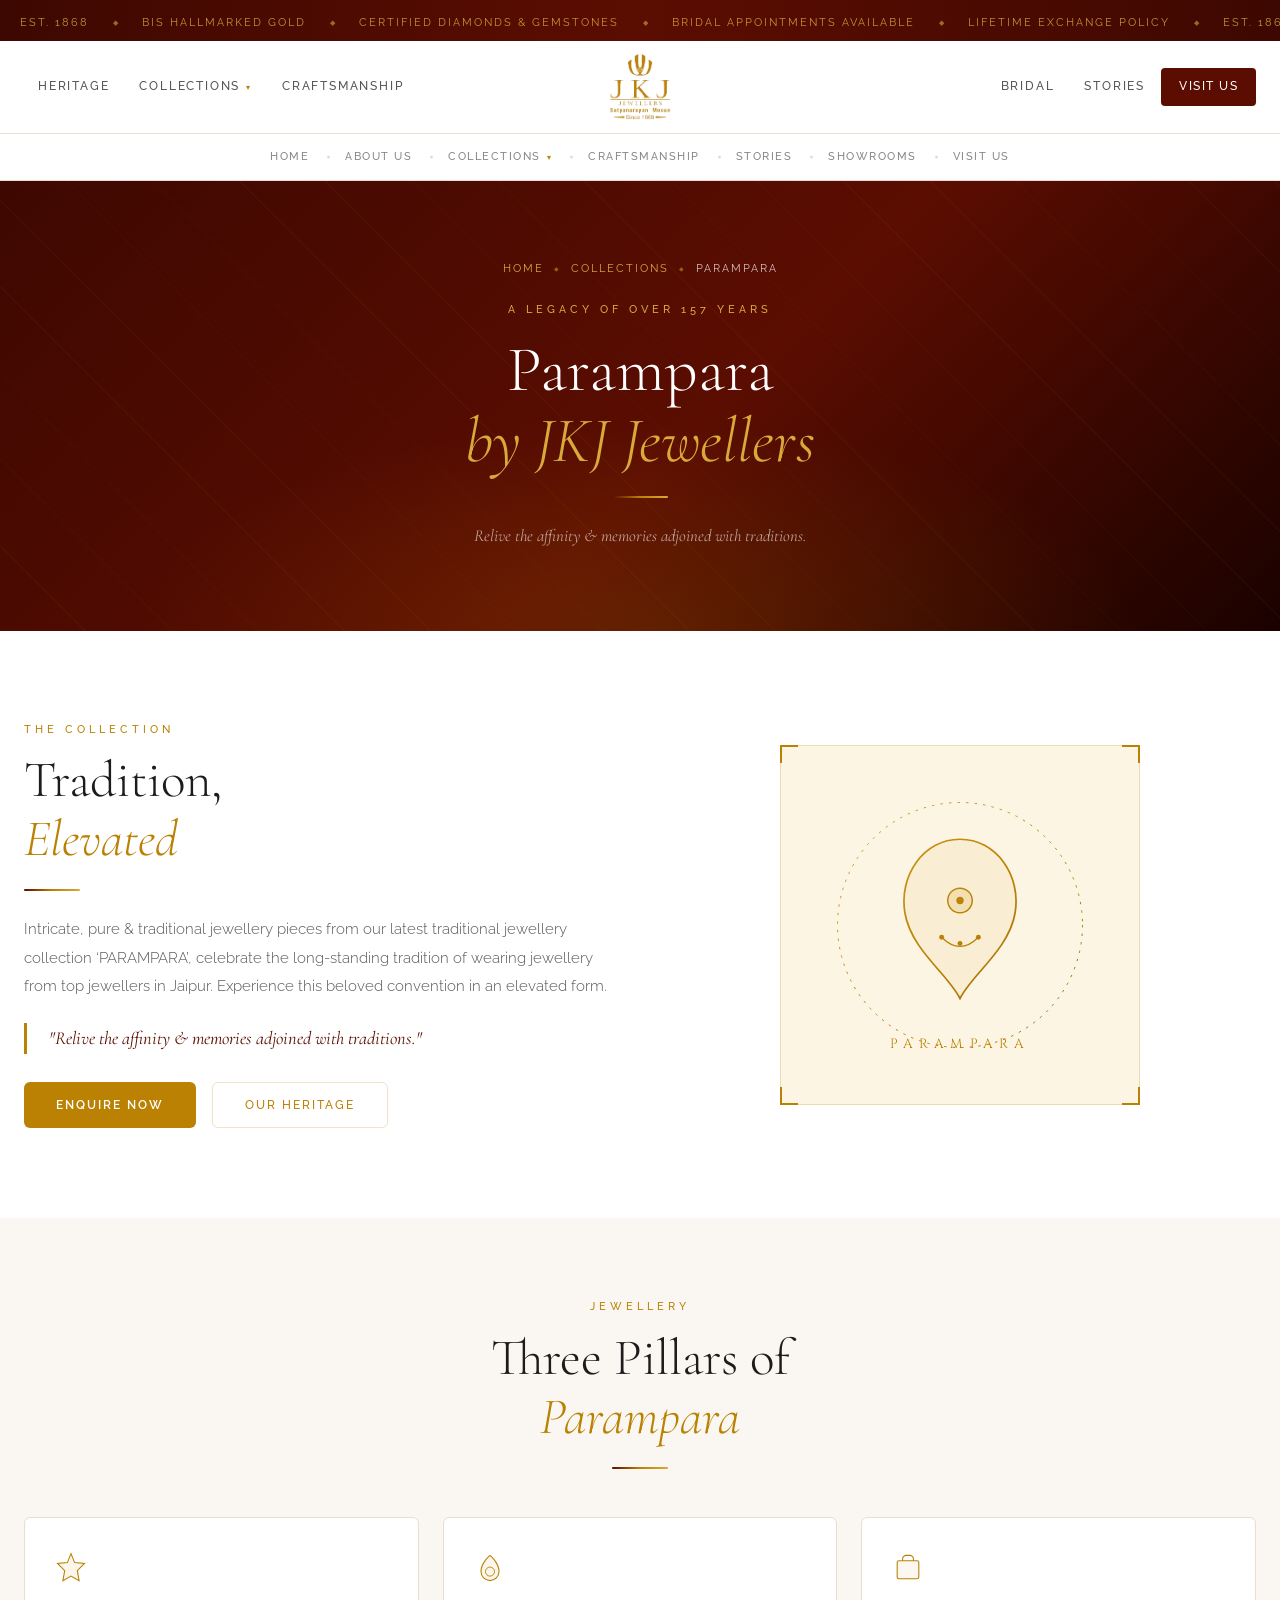
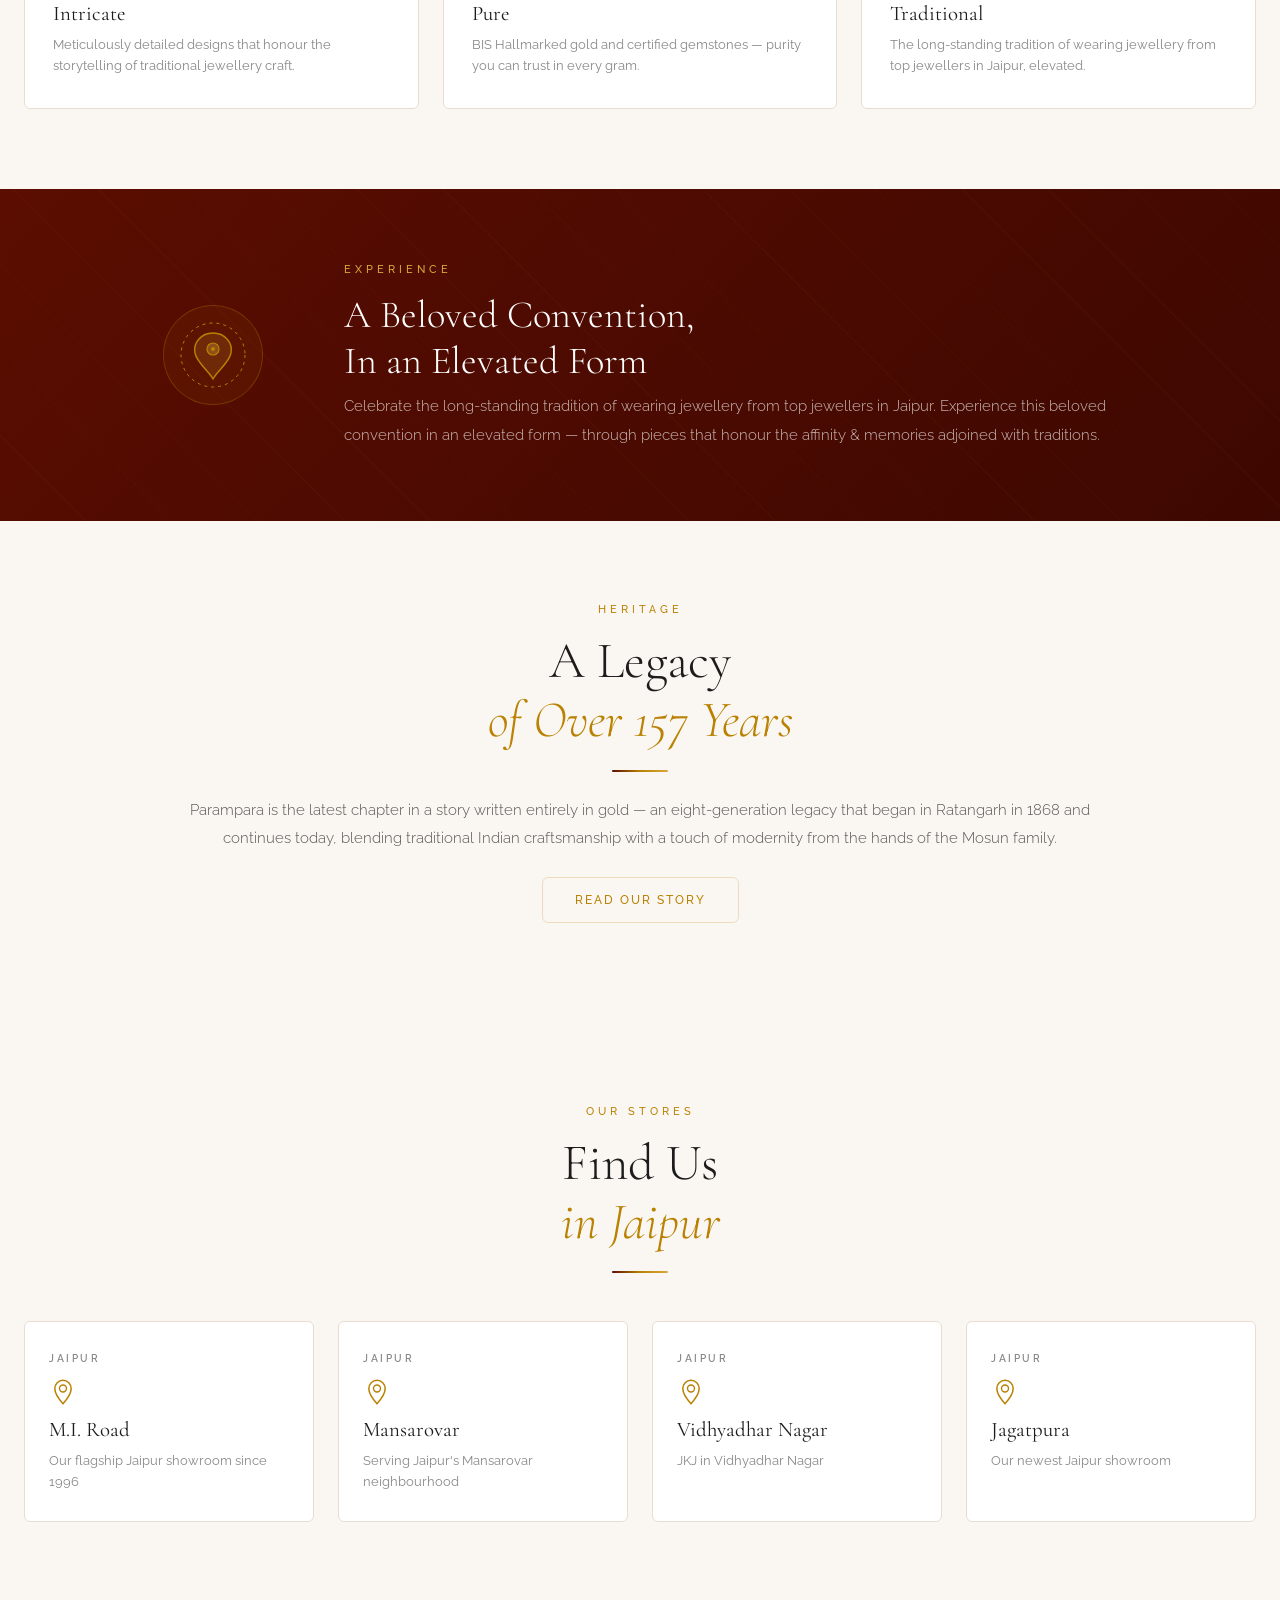
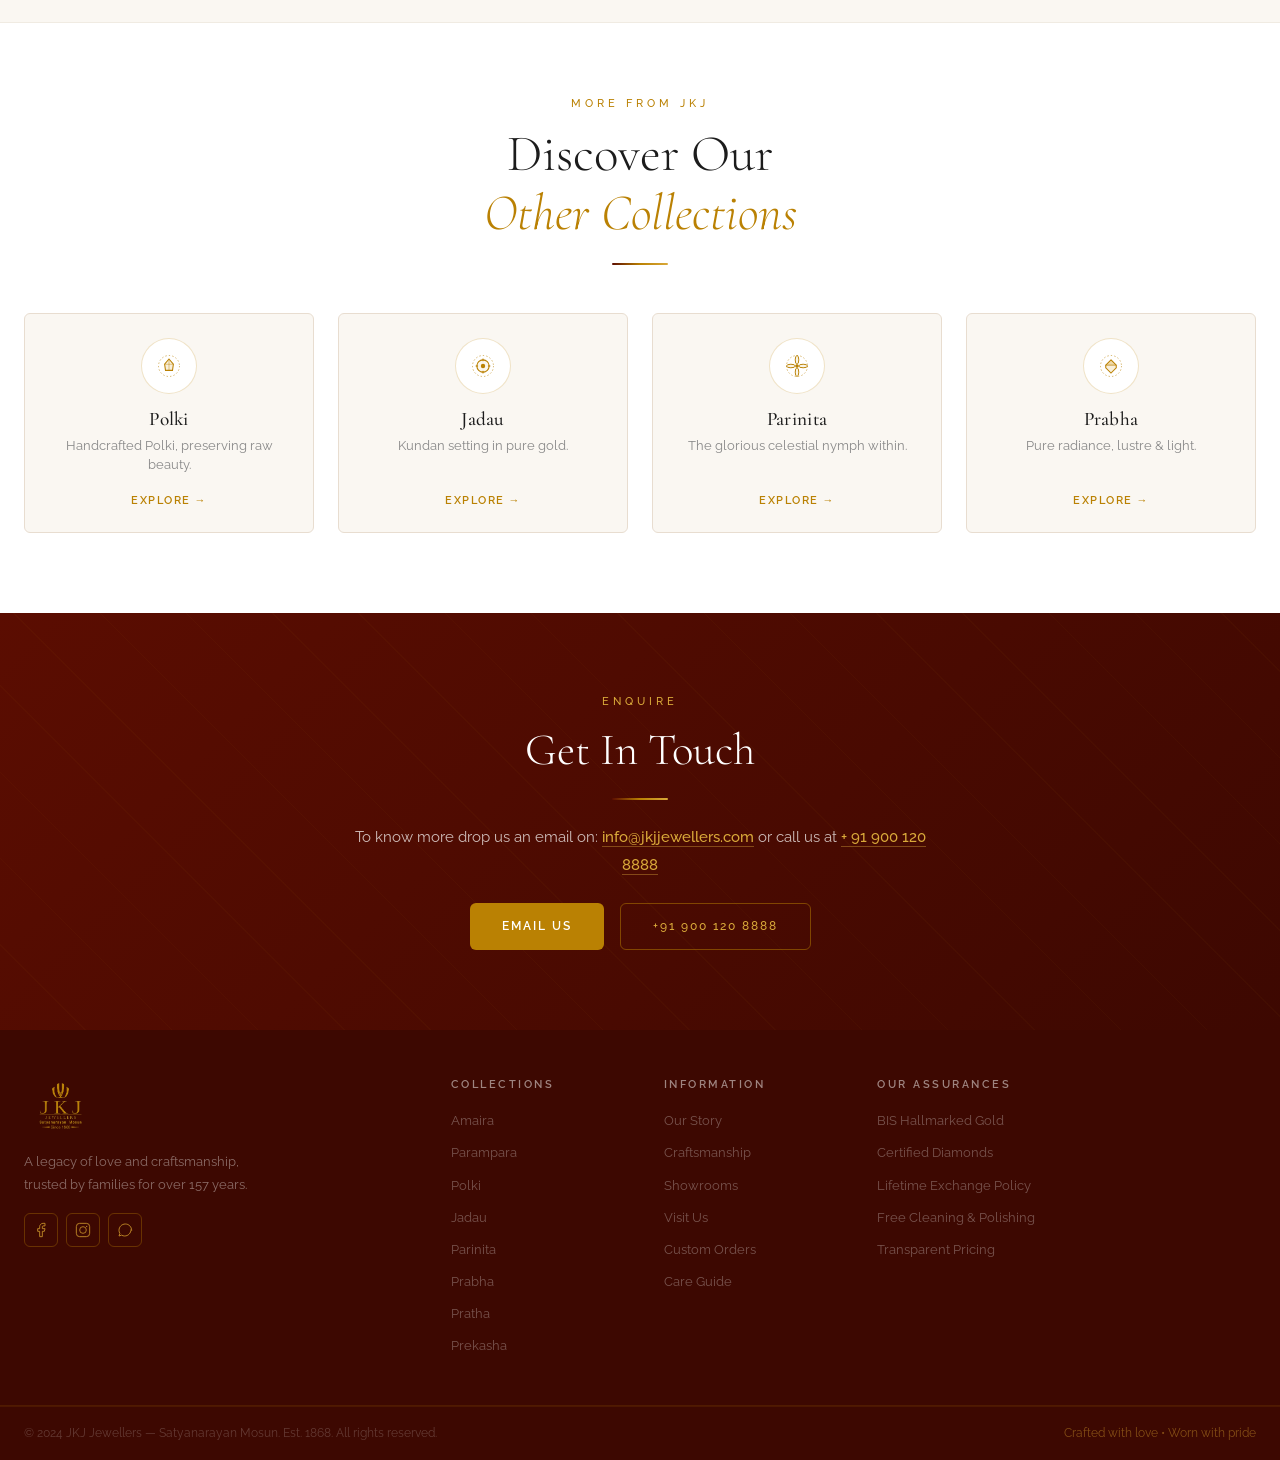
<file: parampara.html>
<!DOCTYPE html>
<html lang="en">
<head>
  <meta charset="UTF-8" />
  <meta name="viewport" content="width=device-width, initial-scale=1.0" />
  <title>Parampara by JKJ Jewellers — Traditional Indian Jewellery Collection</title>
  <meta name="description" content="Intricate, pure & traditional jewellery pieces from PARAMPARA — celebrate the long-standing tradition of wearing jewellery from top jewellers in Jaipur." />

  <link href="https://cdn.jsdelivr.net/npm/bootstrap@5.3.3/dist/css/bootstrap.min.css" rel="stylesheet" />
  <link rel="preconnect" href="https://fonts.googleapis.com" />
  <link rel="preconnect" href="https://fonts.gstatic.com" crossorigin />
  <link href="https://fonts.googleapis.com/css2?family=Cormorant+Garamond:ital,wght@0,300;0,400;0,500;0,600;1,300;1,400&family=Raleway:wght@300;400;500;600&family=Cinzel:wght@400;500;600&display=swap" rel="stylesheet" />
  <link rel="stylesheet" href="css/style.css" />
</head>
<body>

  <!-- HEADER -->
  <header class="site-header" id="siteHeader">
    <div class="announce-bar">
      <div class="announce-track">
        <span>Est. 1868</span><span class="announce-dot">&#9670;</span>
        <span>BIS Hallmarked Gold</span><span class="announce-dot">&#9670;</span>
        <span>Certified Diamonds &amp; Gemstones</span><span class="announce-dot">&#9670;</span>
        <span>Bridal Appointments Available</span><span class="announce-dot">&#9670;</span>
        <span>Lifetime Exchange Policy</span><span class="announce-dot">&#9670;</span>
        <span>Est. 1868</span><span class="announce-dot">&#9670;</span>
        <span>BIS Hallmarked Gold</span><span class="announce-dot">&#9670;</span>
        <span>Certified Diamonds &amp; Gemstones</span><span class="announce-dot">&#9670;</span>
        <span>Bridal Appointments Available</span><span class="announce-dot">&#9670;</span>
        <span>Lifetime Exchange Policy</span><span class="announce-dot">&#9670;</span>
      </div>
    </div>
    <div class="header-main">
      <div class="container-xxl px-3 px-md-4">
        <div class="hdr-inner">
          <nav class="hdr-nav hdr-nav--left">
            <a href="about.html" class="hdr-link">Heritage</a>
            <div class="hdr-dropdown">
              <a href="index.html#collections" class="hdr-link hdr-dropdown-toggle">Collections <span class="hdr-caret">&#9662;</span></a>
              <div class="hdr-dropdown-menu">
                <a href="amaira.html" class="hdr-dropdown-item">Amaira</a>
                <a href="parampara.html" class="hdr-dropdown-item">Parampara</a>
                <a href="polki.html" class="hdr-dropdown-item">Polki</a>
                <a href="jadau.html" class="hdr-dropdown-item">Jadau</a>
                <a href="parinita.html" class="hdr-dropdown-item">Parinita</a>
                <a href="prabha.html" class="hdr-dropdown-item">Prabha</a>
                <a href="pratha.html" class="hdr-dropdown-item">Pratha</a>
                <a href="prekasha.html" class="hdr-dropdown-item">Prekasha</a>
              </div>
            </div>
            <a href="index.html#craftsmanship" class="hdr-link">Craftsmanship</a>
          </nav>
          <a href="index.html" class="header-logo"><img src="logo.webp" alt="JKJ Jewellers" /></a>
          <nav class="hdr-nav hdr-nav--right">
            <a href="index.html#collections" class="hdr-link">Bridal</a>
            <a href="index.html#testimonials" class="hdr-link">Stories</a>
            <a href="contact.html" class="hdr-link hdr-link--cta">Visit Us</a>
          </nav>
          <button class="hdr-hamburger d-lg-none" id="hamburger" aria-label="Open menu"><span></span><span></span><span></span></button>
        </div>
      </div>
    </div>
    <div class="header-nav-wrap">
      <div class="container-xxl px-3 px-md-4">
        <nav class="cat-nav" id="catNav">
          <a href="index.html" class="cat-nav-item">Home</a>
          <a href="about.html" class="cat-nav-item">About Us</a>
          <div class="cat-nav-dropdown">
            <a href="index.html#collections" class="cat-nav-item active cat-nav-toggle">Collections <span class="cat-caret">&#9662;</span></a>
            <div class="cat-nav-menu">
              <a href="amaira.html" class="cat-menu-item">Amaira</a>
              <a href="parampara.html" class="cat-menu-item">Parampara</a>
              <a href="polki.html" class="cat-menu-item">Polki</a>
              <a href="jadau.html" class="cat-menu-item">Jadau</a>
              <a href="parinita.html" class="cat-menu-item">Parinita</a>
              <a href="prabha.html" class="cat-menu-item">Prabha</a>
              <a href="pratha.html" class="cat-menu-item">Pratha</a>
              <a href="prekasha.html" class="cat-menu-item">Prekasha</a>
            </div>
          </div>
          <a href="index.html#craftsmanship" class="cat-nav-item">Craftsmanship</a>
          <a href="index.html#testimonials" class="cat-nav-item">Stories</a>
          <a href="stores.html" class="cat-nav-item">Showrooms</a>
          <a href="contact.html" class="cat-nav-item">Visit Us</a>
        </nav>
      </div>
    </div>
    <div class="mobile-menu" id="mobileMenu">
      <a href="about.html">Heritage</a>
      <div class="mobile-submenu">
        <button class="mobile-submenu-toggle" type="button" aria-expanded="false"><span>Collections</span><span class="ms-caret">&#9662;</span></button>
        <div class="mobile-submenu-list">
          <a href="amaira.html">Amaira</a>
          <a href="parampara.html">Parampara</a>
          <a href="polki.html">Polki</a>
          <a href="jadau.html">Jadau</a>
          <a href="parinita.html">Parinita</a>
          <a href="prabha.html">Prabha</a>
          <a href="pratha.html">Pratha</a>
          <a href="prekasha.html">Prekasha</a>
        </div>
      </div>
      <a href="index.html#craftsmanship">Craftsmanship</a>
      <a href="index.html#collections">Bridal</a>
      <a href="index.html#testimonials">Stories</a>
      <a href="stores.html">Showrooms</a>
      <a href="contact.html">Visit Us</a>
    </div>
  </header>

  <!-- PAGE BANNER -->
  <section class="page-banner">
    <div class="page-banner-bg"></div>
    <div class="container-xxl px-3 px-md-4 position-relative">
      <div class="row justify-content-center text-center">
        <div class="col-lg-9">
          <nav class="pb-crumb" aria-label="breadcrumb">
            <a href="index.html">Home</a>
            <span class="pb-crumb-sep">&#9670;</span>
            <a href="index.html#collections">Collections</a>
            <span class="pb-crumb-sep">&#9670;</span>
            <span class="pb-crumb-current">Parampara</span>
          </nav>
          <p class="pb-eyebrow">A Legacy of Over 157 Years</p>
          <h1 class="pb-title">Parampara<br /><em>by JKJ Jewellers</em></h1>
          <div class="gold-divider mx-auto"></div>
          <p class="pb-subtitle">Relive the affinity &amp; memories adjoined with traditions.</p>
        </div>
      </div>
    </div>
  </section>

  <!-- 1. THE COLLECTION -->
  <section class="coll-page-hero">
    <div class="container-xxl px-3 px-md-4">
      <div class="row align-items-center g-5">
        <div class="col-lg-6 reveal-left order-lg-2">
          <div class="heritage-frame mx-auto">
            <div class="heritage-frame-inner">
              <svg viewBox="0 0 240 240" fill="none" xmlns="http://www.w3.org/2000/svg" class="w-100">
                <defs>
                  <linearGradient id="prG" x1="0" y1="0" x2="240" y2="240" gradientUnits="userSpaceOnUse">
                    <stop offset="0%" stop-color="#d9a93a"/>
                    <stop offset="50%" stop-color="#ba8103"/>
                    <stop offset="100%" stop-color="#8B6914"/>
                  </linearGradient>
                </defs>
                <circle cx="120" cy="120" r="100" stroke="url(#prG)" stroke-width="0.8" stroke-dasharray="2 5"/>
                <path d="M120 50 C150 50 170 80 165 110 C160 140 130 160 120 180 C110 160 80 140 75 110 C70 80 90 50 120 50 Z" stroke="url(#prG)" stroke-width="1.4" fill="rgba(217,169,58,0.1)"/>
                <circle cx="120" cy="100" r="10" stroke="url(#prG)" stroke-width="1.2" fill="rgba(217,169,58,0.2)"/>
                <circle cx="120" cy="100" r="3" fill="url(#prG)"/>
                <path d="M105 130 Q120 145 135 130" stroke="url(#prG)" stroke-width="1" fill="none"/>
                <circle cx="105" cy="130" r="2" fill="url(#prG)"/>
                <circle cx="120" cy="135" r="2" fill="url(#prG)"/>
                <circle cx="135" cy="130" r="2" fill="url(#prG)"/>
                <text x="120" y="220" text-anchor="middle" font-family="Cinzel,serif" font-size="11" fill="#ba8103" letter-spacing="5">PARAMPARA</text>
              </svg>
            </div>
            <div class="fc fc-tl"></div><div class="fc fc-tr"></div>
            <div class="fc fc-bl"></div><div class="fc fc-br"></div>
          </div>
        </div>
        <div class="col-lg-6 reveal-right order-lg-1">
          <p class="section-eyebrow">The Collection</p>
          <h2 class="section-title">Tradition,<br /><em>Elevated</em></h2>
          <div class="gold-divider"></div>
          <p class="body-text">
            Intricate, pure &amp; traditional jewellery pieces from our latest traditional jewellery collection &lsquo;PARAMPARA&rsquo;, celebrate the long-standing tradition of wearing jewellery from top jewellers in Jaipur. Experience this beloved convention in an elevated form.
          </p>
          <div class="coll-tagline-block">
            "Relive the affinity &amp; memories adjoined with traditions."
          </div>
          <div class="d-flex flex-wrap gap-3">
            <a href="#enquire" class="btn-primary-jkj">Enquire Now</a>
            <a href="about.html" class="btn-ghost-jkj">Our Heritage</a>
          </div>
        </div>
      </div>
    </div>
  </section>

  <!-- 2. JEWELLERY — Three pillars -->
  <section class="coll-story">
    <div class="container-xxl px-3 px-md-4">
      <div class="text-center mb-5 reveal">
        <p class="section-eyebrow">Jewellery</p>
        <h2 class="section-title">Three Pillars of<br /><em>Parampara</em></h2>
        <div class="gold-divider mx-auto"></div>
      </div>
      <div class="row g-4 justify-content-center">
        <div class="col-md-4 reveal">
          <div class="store-card h-100" style="padding: 32px 28px;">
            <div class="store-icon mb-3">
              <svg width="36" height="36" viewBox="0 0 40 40" fill="none">
                <path d="M20 4L24 14L35 15L27 23L29 34L20 29L11 34L13 23L5 15L16 14Z" stroke="#ba8103" stroke-width="1.2" fill="rgba(217,169,58,0.1)"/>
              </svg>
            </div>
            <h5>Intricate</h5>
            <p>Meticulously detailed designs that honour the storytelling of traditional jewellery craft.</p>
          </div>
        </div>
        <div class="col-md-4 reveal" style="--delay:0.1s">
          <div class="store-card h-100" style="padding: 32px 28px;">
            <div class="store-icon mb-3">
              <svg width="36" height="36" viewBox="0 0 40 40" fill="none">
                <path d="M20 6C20 6 10 14 10 24C10 29.5 14.5 34 20 34C25.5 34 30 29.5 30 24C30 14 20 6 20 6Z" stroke="#ba8103" stroke-width="1.2" fill="rgba(217,169,58,0.1)"/>
                <circle cx="20" cy="24" r="5" stroke="#ba8103" stroke-width="1"/>
              </svg>
            </div>
            <h5>Pure</h5>
            <p>BIS Hallmarked gold and certified gemstones — purity you can trust in every gram.</p>
          </div>
        </div>
        <div class="col-md-4 reveal" style="--delay:0.2s">
          <div class="store-card h-100" style="padding: 32px 28px;">
            <div class="store-icon mb-3">
              <svg width="36" height="36" viewBox="0 0 40 40" fill="none">
                <rect x="8" y="12" width="24" height="20" rx="2" stroke="#ba8103" stroke-width="1.2" fill="rgba(217,169,58,0.08)"/>
                <path d="M14 12V10C14 7.8 15.8 6 18 6H22C24.2 6 26 7.8 26 10V12" stroke="#ba8103" stroke-width="1.2" fill="none"/>
              </svg>
            </div>
            <h5>Traditional</h5>
            <p>The long-standing tradition of wearing jewellery from top jewellers in Jaipur, elevated.</p>
          </div>
        </div>
      </div>
    </div>
  </section>

  <!-- 3. EXPERIENCE -->
  <section class="about-achievement">
    <div class="container-xxl px-3 px-md-4">
      <div class="row align-items-center g-5 justify-content-center">
        <div class="col-lg-2 col-md-3 text-center reveal-left">
          <div class="award-emblem mx-auto">
            <svg width="80" height="80" viewBox="0 0 80 80" fill="none">
              <circle cx="40" cy="40" r="32" stroke="#ba8103" stroke-width="1" stroke-dasharray="3 4"/>
              <path d="M40 18 C52 18 60 28 58 38 C56 48 44 56 40 64 C36 56 24 48 22 38 C20 28 28 18 40 18 Z" stroke="#ba8103" stroke-width="1.4" fill="rgba(217,169,58,0.15)"/>
              <circle cx="40" cy="34" r="6" stroke="#ba8103" stroke-width="1.2" fill="rgba(217,169,58,0.3)"/>
              <circle cx="40" cy="34" r="2" fill="#ba8103"/>
            </svg>
          </div>
        </div>
        <div class="col-lg-8 col-md-9 reveal">
          <p class="section-eyebrow">Experience</p>
          <h3 class="achievement-title">A Beloved Convention,<br />In an Elevated Form</h3>
          <p class="body-text mt-2 mb-0">
            Celebrate the long-standing tradition of wearing jewellery from top jewellers in Jaipur. Experience this beloved convention in an elevated form &mdash; through pieces that honour the affinity &amp; memories adjoined with traditions.
          </p>
        </div>
      </div>
    </div>
  </section>

  <!-- 4. HERITAGE -->
  <section class="coll-story">
    <div class="container-xxl px-3 px-md-4">
      <div class="row justify-content-center text-center">
        <div class="col-lg-9 reveal">
          <p class="section-eyebrow">Heritage</p>
          <h2 class="section-title">A Legacy<br /><em>of Over 157 Years</em></h2>
          <div class="gold-divider mx-auto"></div>
          <p class="body-text mt-3">
            Parampara is the latest chapter in a story written entirely in gold &mdash; an eight-generation legacy that began in Ratangarh in 1868 and continues today, blending traditional Indian craftsmanship with a touch of modernity from the hands of the Mosun family.
          </p>
          <div class="mt-4">
            <a href="about.html" class="btn-ghost-jkj">Read Our Story</a>
          </div>
        </div>
      </div>
    </div>
  </section>

  <!-- 5. OUR STORES -->
  <section class="about-stores py-section">
    <div class="container-xxl px-3 px-md-4">
      <div class="text-center mb-5 reveal">
        <p class="section-eyebrow">Our Stores</p>
        <h2 class="section-title">Find Us<br /><em>in Jaipur</em></h2>
        <div class="gold-divider mx-auto"></div>
      </div>
      <div class="row g-4 justify-content-center">
        <div class="col-sm-6 col-lg-3 reveal">
          <div class="store-card">
            <div class="store-city">Jaipur</div>
            <div class="store-icon"><svg width="28" height="28" viewBox="0 0 24 24" fill="none"><path d="M12 2C8.1 2 5 5.1 5 9C5 14.3 12 22 12 22C12 22 19 14.3 19 9C19 5.1 15.9 2 12 2Z" stroke="#ba8103" stroke-width="1.3" fill="none"/><circle cx="12" cy="9" r="3" stroke="#ba8103" stroke-width="1.2"/></svg></div>
            <h5>M.I. Road</h5>
            <p>Our flagship Jaipur showroom since 1996</p>
          </div>
        </div>
        <div class="col-sm-6 col-lg-3 reveal" style="--delay:0.1s">
          <div class="store-card">
            <div class="store-city">Jaipur</div>
            <div class="store-icon"><svg width="28" height="28" viewBox="0 0 24 24" fill="none"><path d="M12 2C8.1 2 5 5.1 5 9C5 14.3 12 22 12 22C12 22 19 14.3 19 9C19 5.1 15.9 2 12 2Z" stroke="#ba8103" stroke-width="1.3" fill="none"/><circle cx="12" cy="9" r="3" stroke="#ba8103" stroke-width="1.2"/></svg></div>
            <h5>Mansarovar</h5>
            <p>Serving Jaipur's Mansarovar neighbourhood</p>
          </div>
        </div>
        <div class="col-sm-6 col-lg-3 reveal" style="--delay:0.2s">
          <div class="store-card">
            <div class="store-city">Jaipur</div>
            <div class="store-icon"><svg width="28" height="28" viewBox="0 0 24 24" fill="none"><path d="M12 2C8.1 2 5 5.1 5 9C5 14.3 12 22 12 22C12 22 19 14.3 19 9C19 5.1 15.9 2 12 2Z" stroke="#ba8103" stroke-width="1.3" fill="none"/><circle cx="12" cy="9" r="3" stroke="#ba8103" stroke-width="1.2"/></svg></div>
            <h5>Vidhyadhar Nagar</h5>
            <p>JKJ in Vidhyadhar Nagar</p>
          </div>
        </div>
        <div class="col-sm-6 col-lg-3 reveal" style="--delay:0.3s">
          <div class="store-card">
            <div class="store-city">Jaipur</div>
            <div class="store-icon"><svg width="28" height="28" viewBox="0 0 24 24" fill="none"><path d="M12 2C8.1 2 5 5.1 5 9C5 14.3 12 22 12 22C12 22 19 14.3 19 9C19 5.1 15.9 2 12 2Z" stroke="#ba8103" stroke-width="1.3" fill="none"/><circle cx="12" cy="9" r="3" stroke="#ba8103" stroke-width="1.2"/></svg></div>
            <h5>Jagatpura</h5>
            <p>Our newest Jaipur showroom</p>
          </div>
        </div>
      </div>
    </div>
  </section>

  <!-- DISCOVER MORE -->
  <section class="coll-more">
    <div class="container-xxl px-3 px-md-4">
      <div class="text-center mb-5 reveal">
        <p class="section-eyebrow">More From JKJ</p>
        <h2 class="section-title">Discover Our<br /><em>Other Collections</em></h2>
        <div class="gold-divider mx-auto"></div>
      </div>
      <div class="row g-4">
        <div class="col-6 col-md-3 reveal">
          <a href="polki.html" class="coll-more-card">
            <div class="cmc-icon"><svg width="28" height="28" viewBox="0 0 32 32" fill="none"><circle cx="16" cy="16" r="12" stroke="#ba8103" stroke-width="0.7" stroke-dasharray="1.5 2.5"/><polygon points="16,8 21,14 20,21 12,21 11,14" stroke="#ba8103" stroke-width="1.2" fill="rgba(217,169,58,0.18)"/><line x1="16" y1="8" x2="16" y2="21" stroke="#ba8103" stroke-width="0.5"/><line x1="11" y1="14" x2="21" y2="14" stroke="#ba8103" stroke-width="0.5"/></svg></div>
            <h6>Polki</h6>
            <p>Handcrafted Polki, preserving raw beauty.</p>
            <span class="cmc-arrow">Explore <span>&rarr;</span></span>
          </a>
        </div>
        <div class="col-6 col-md-3 reveal" style="--delay:0.08s">
          <a href="jadau.html" class="coll-more-card">
            <div class="cmc-icon"><svg width="28" height="28" viewBox="0 0 32 32" fill="none"><circle cx="16" cy="16" r="12" stroke="#ba8103" stroke-width="0.7" stroke-dasharray="1.5 2.5"/><circle cx="16" cy="16" r="7" stroke="#ba8103" stroke-width="1.2" fill="rgba(217,169,58,0.1)"/><circle cx="16" cy="16" r="2.5" fill="#ba8103"/><circle cx="16" cy="9" r="1.5" fill="#ba8103" fill-opacity="0.6"/><circle cx="16" cy="23" r="1.5" fill="#ba8103" fill-opacity="0.6"/><circle cx="9" cy="16" r="1.5" fill="#ba8103" fill-opacity="0.6"/><circle cx="23" cy="16" r="1.5" fill="#ba8103" fill-opacity="0.6"/></svg></div>
            <h6>Jadau</h6>
            <p>Kundan setting in pure gold.</p>
            <span class="cmc-arrow">Explore <span>&rarr;</span></span>
          </a>
        </div>
        <div class="col-6 col-md-3 reveal" style="--delay:0.16s">
          <a href="parinita.html" class="coll-more-card">
            <div class="cmc-icon"><svg width="28" height="28" viewBox="0 0 32 32" fill="none"><circle cx="16" cy="16" r="12" stroke="#ba8103" stroke-width="0.7" stroke-dasharray="1.5 2.5"/><g stroke="#ba8103" stroke-width="1.1" fill="rgba(217,169,58,0.12)"><ellipse cx="16" cy="9" rx="2" ry="5"/><ellipse cx="16" cy="23" rx="2" ry="5"/><ellipse cx="9" cy="16" rx="5" ry="2"/><ellipse cx="23" cy="16" rx="5" ry="2"/></g><circle cx="16" cy="16" r="2" fill="#ba8103"/></svg></div>
            <h6>Parinita</h6>
            <p>The glorious celestial nymph within.</p>
            <span class="cmc-arrow">Explore <span>&rarr;</span></span>
          </a>
        </div>
        <div class="col-6 col-md-3 reveal" style="--delay:0.24s">
          <a href="prabha.html" class="coll-more-card">
            <div class="cmc-icon"><svg width="28" height="28" viewBox="0 0 32 32" fill="none"><circle cx="16" cy="16" r="12" stroke="#ba8103" stroke-width="0.7" stroke-dasharray="1.5 2.5"/><polygon points="16,9 22,15 22,18 16,24 10,18 10,15" stroke="#ba8103" stroke-width="1.2" fill="rgba(217,169,58,0.18)"/><polygon points="16,9 22,15 10,15" stroke="#ba8103" stroke-width="0.8" fill="rgba(217,169,58,0.3)"/></svg></div>
            <h6>Prabha</h6>
            <p>Pure radiance, lustre &amp; light.</p>
            <span class="cmc-arrow">Explore <span>&rarr;</span></span>
          </a>
        </div>
      </div>
    </div>
  </section>

  <!-- 6. ENQUIRE / GET IN TOUCH -->
  <section class="coll-enquire" id="enquire">
    <div class="container-xxl px-3 px-md-4 position-relative">
      <div class="row justify-content-center text-center">
        <div class="col-lg-9 reveal">
          <p class="section-eyebrow">Enquire</p>
          <h2 class="enquire-title">Get In Touch</h2>
          <div class="gold-divider mx-auto"></div>
          <p class="enquire-text">
            To know more drop us an email on: <a href="mailto:info@jkjjewellers.com" class="enquire-link">info@jkjjewellers.com</a> or call us at <a href="tel:+919001208888" class="enquire-link">+ 91 900 120 8888</a>
          </p>
          <div class="d-flex flex-wrap justify-content-center gap-3 mt-4">
            <a href="mailto:info@jkjjewellers.com" class="btn-primary-jkj">Email Us</a>
            <a href="tel:+919001208888" class="btn-ghost-jkj">+91 900 120 8888</a>
          </div>
        </div>
      </div>
    </div>
  </section>

  <!-- FOOTER -->
  <footer class="site-footer">
    <div class="footer-body">
      <div class="container-xxl px-3 px-md-4 py-5">
        <div class="row g-5">
          <div class="col-lg-4">
            <img src="logo.webp" alt="JKJ Jewellers" class="footer-logo mb-3" />
            <p class="footer-desc">A legacy of love and craftsmanship, trusted by families for over 157 years.</p>
            <div class="d-flex gap-2 mt-3">
              <a href="#" class="social-btn" aria-label="Facebook"><svg width="16" height="16" viewBox="0 0 24 24" fill="none"><path d="M18 2H15C13.7 2 12.4 2.5 11.5 3.5C10.5 4.5 10 5.7 10 7V10H7V14H10V22H14V14H17L18 10H14V7C14 6.4 14.5 5.9 15 5.9H18V2Z" stroke="#C9922A" stroke-width="1.3" fill="none"/></svg></a>
              <a href="#" class="social-btn" aria-label="Instagram"><svg width="16" height="16" viewBox="0 0 24 24" fill="none"><rect x="2" y="2" width="20" height="20" rx="5" stroke="#C9922A" stroke-width="1.3" fill="none"/><circle cx="12" cy="12" r="5" stroke="#C9922A" stroke-width="1.2"/><circle cx="17.5" cy="6.5" r="1" fill="#C9922A"/></svg></a>
              <a href="#" class="social-btn" aria-label="WhatsApp"><svg width="16" height="16" viewBox="0 0 24 24" fill="none"><path d="M21 11.5C21 16.8 16.7 21 11.5 21C9.8 21 8.2 20.5 6.8 19.7L3 21L4.3 17.2C3.5 15.8 3 14.2 3 12.5C3 7.2 7.2 3 12.5 3C17.8 3 22 7.2 22 12.5" stroke="#C9922A" stroke-width="1.3" stroke-linecap="round" fill="none"/></svg></a>
            </div>
          </div>
          <div class="col-6 col-md-4 col-lg-2">
            <h6 class="footer-heading">Collections</h6>
            <ul class="footer-links">
              <li><a href="amaira.html">Amaira</a></li>
              <li><a href="parampara.html">Parampara</a></li>
              <li><a href="polki.html">Polki</a></li>
              <li><a href="jadau.html">Jadau</a></li>
              <li><a href="parinita.html">Parinita</a></li>
              <li><a href="prabha.html">Prabha</a></li>
              <li><a href="pratha.html">Pratha</a></li>
              <li><a href="prekasha.html">Prekasha</a></li>
            </ul>
          </div>
          <div class="col-6 col-md-4 col-lg-2">
            <h6 class="footer-heading">Information</h6>
            <ul class="footer-links">
              <li><a href="about.html">Our Story</a></li>
              <li><a href="index.html#craftsmanship">Craftsmanship</a></li>
              <li><a href="stores.html">Showrooms</a></li>
              <li><a href="contact.html">Visit Us</a></li>
              <li><a href="contact.html">Custom Orders</a></li>
              <li><a href="contact.html">Care Guide</a></li>
            </ul>
          </div>
          <div class="col-md-4 col-lg-4">
            <h6 class="footer-heading">Our Assurances</h6>
            <ul class="footer-links">
              <li>BIS Hallmarked Gold</li>
              <li>Certified Diamonds</li>
              <li>Lifetime Exchange Policy</li>
              <li>Free Cleaning &amp; Polishing</li>
              <li>Transparent Pricing</li>
            </ul>
          </div>
        </div>
      </div>
    </div>
    <div class="footer-bottom">
      <div class="container-xxl px-3 px-md-4">
        <div class="d-flex flex-column flex-md-row justify-content-between align-items-center gap-2 py-3">
          <p class="mb-0">&copy; 2024 JKJ Jewellers &mdash; Satyanarayan Mosun. Est. 1868. All rights reserved.</p>
          <p class="mb-0 footer-tagline">Crafted with love &bull; Worn with pride</p>
        </div>
      </div>
    </div>
  </footer>

  <button class="scroll-top-btn" id="scrollTop" aria-label="Back to top">
    <svg width="18" height="18" viewBox="0 0 20 20" fill="none"><path d="M10 16V4M4 10L10 4L16 10" stroke="white" stroke-width="1.8" stroke-linecap="round" stroke-linejoin="round"/></svg>
  </button>

  <script src="https://cdn.jsdelivr.net/npm/bootstrap@5.3.3/dist/js/bootstrap.bundle.min.js"></script>
  <script src="js/main.js"></script>
</body>
</html>
</file>
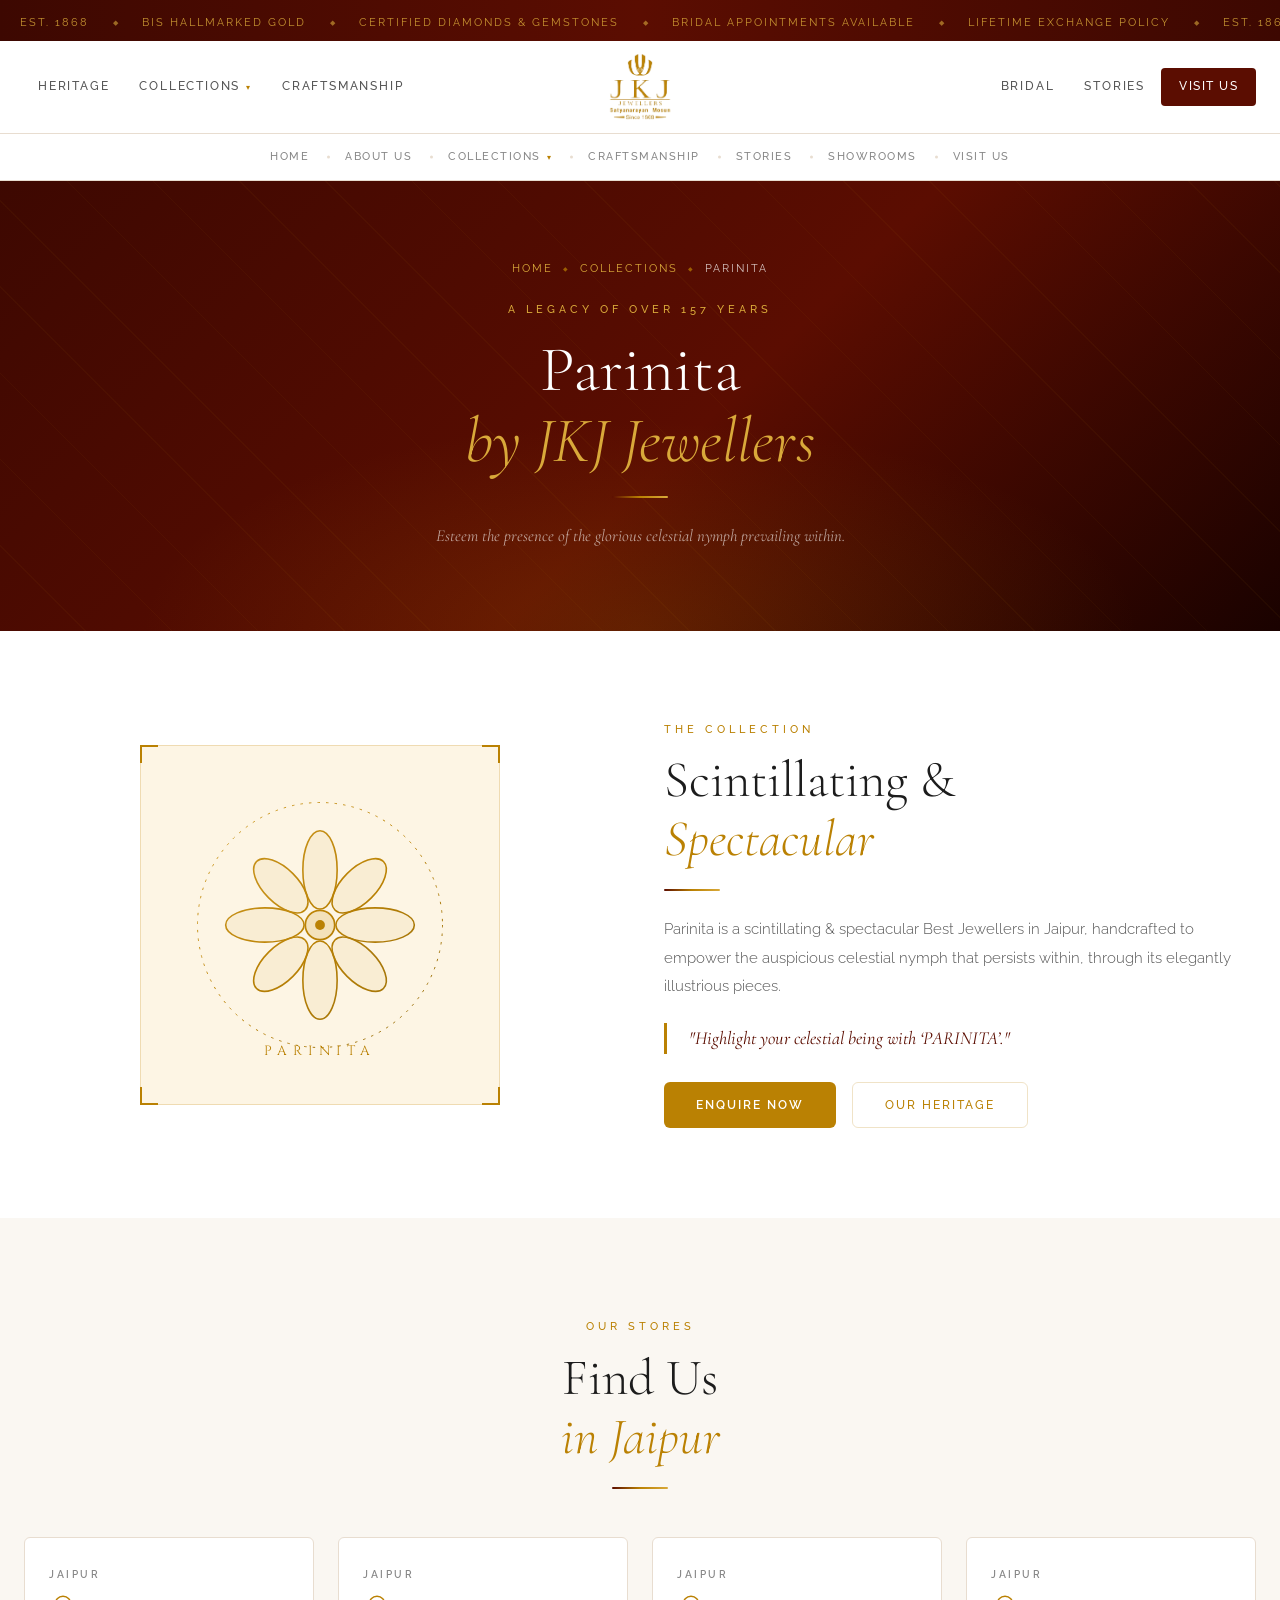
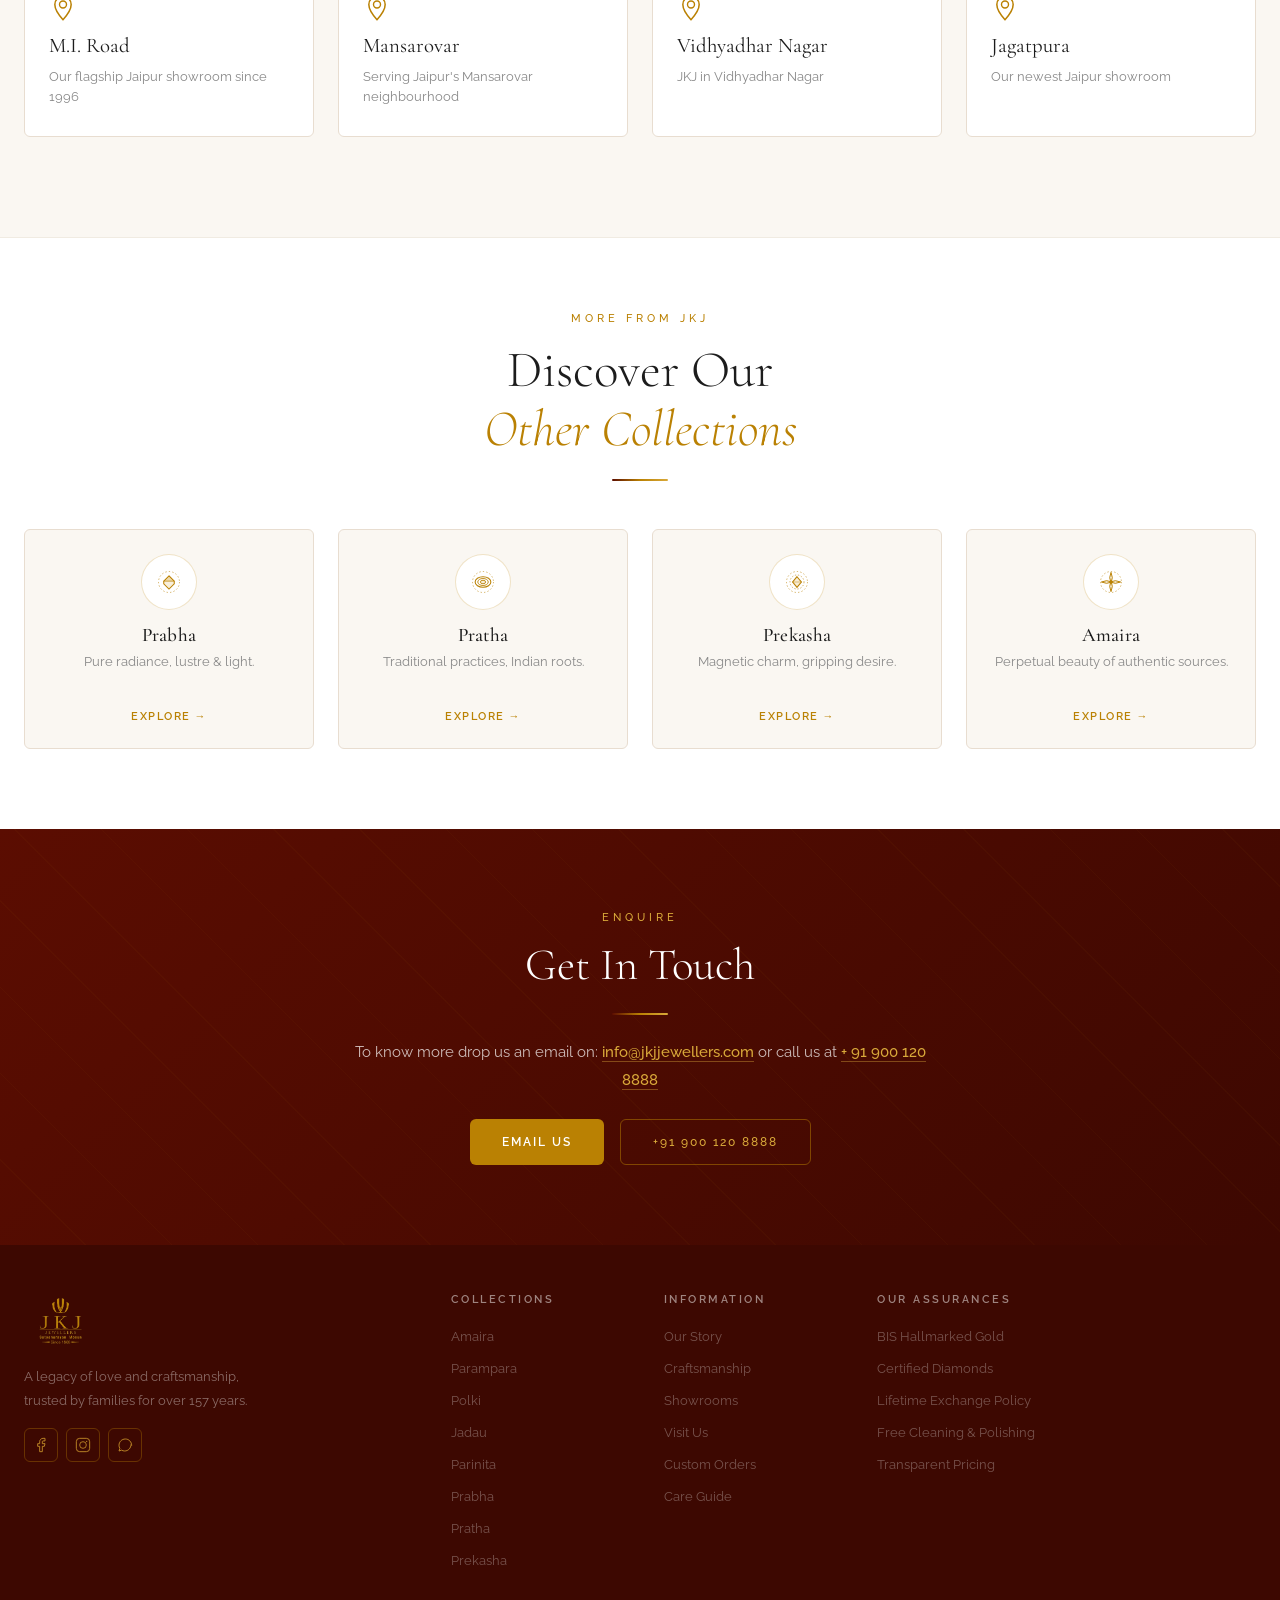
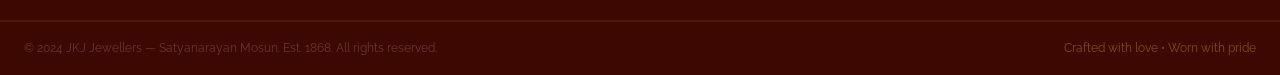
<file: parinita.html>
<!DOCTYPE html>
<html lang="en">
<head>
  <meta charset="UTF-8" />
  <meta name="viewport" content="width=device-width, initial-scale=1.0" />
  <title>Parinita by JKJ Jewellers — Celestial Handcrafted Jewellery</title>
  <meta name="description" content="Parinita by JKJ Jewellers — handcrafted to empower the auspicious celestial nymph that persists within, through its elegantly illustrious pieces." />

  <link href="https://cdn.jsdelivr.net/npm/bootstrap@5.3.3/dist/css/bootstrap.min.css" rel="stylesheet" />
  <link rel="preconnect" href="https://fonts.googleapis.com" />
  <link rel="preconnect" href="https://fonts.gstatic.com" crossorigin />
  <link href="https://fonts.googleapis.com/css2?family=Cormorant+Garamond:ital,wght@0,300;0,400;0,500;0,600;1,300;1,400&family=Raleway:wght@300;400;500;600&family=Cinzel:wght@400;500;600&display=swap" rel="stylesheet" />
  <link rel="stylesheet" href="css/style.css" />
</head>
<body>

  <!-- HEADER -->
  <header class="site-header" id="siteHeader">
    <div class="announce-bar">
      <div class="announce-track">
        <span>Est. 1868</span><span class="announce-dot">&#9670;</span>
        <span>BIS Hallmarked Gold</span><span class="announce-dot">&#9670;</span>
        <span>Certified Diamonds &amp; Gemstones</span><span class="announce-dot">&#9670;</span>
        <span>Bridal Appointments Available</span><span class="announce-dot">&#9670;</span>
        <span>Lifetime Exchange Policy</span><span class="announce-dot">&#9670;</span>
        <span>Est. 1868</span><span class="announce-dot">&#9670;</span>
        <span>BIS Hallmarked Gold</span><span class="announce-dot">&#9670;</span>
        <span>Certified Diamonds &amp; Gemstones</span><span class="announce-dot">&#9670;</span>
        <span>Bridal Appointments Available</span><span class="announce-dot">&#9670;</span>
        <span>Lifetime Exchange Policy</span><span class="announce-dot">&#9670;</span>
      </div>
    </div>
    <div class="header-main">
      <div class="container-xxl px-3 px-md-4">
        <div class="hdr-inner">
          <nav class="hdr-nav hdr-nav--left">
            <a href="about.html" class="hdr-link">Heritage</a>
            <div class="hdr-dropdown">
              <a href="index.html#collections" class="hdr-link hdr-dropdown-toggle">Collections <span class="hdr-caret">&#9662;</span></a>
              <div class="hdr-dropdown-menu">
                <a href="amaira.html" class="hdr-dropdown-item">Amaira</a>
                <a href="parampara.html" class="hdr-dropdown-item">Parampara</a>
                <a href="polki.html" class="hdr-dropdown-item">Polki</a>
                <a href="jadau.html" class="hdr-dropdown-item">Jadau</a>
                <a href="parinita.html" class="hdr-dropdown-item">Parinita</a>
                <a href="prabha.html" class="hdr-dropdown-item">Prabha</a>
                <a href="pratha.html" class="hdr-dropdown-item">Pratha</a>
                <a href="prekasha.html" class="hdr-dropdown-item">Prekasha</a>
              </div>
            </div>
            <a href="index.html#craftsmanship" class="hdr-link">Craftsmanship</a>
          </nav>
          <a href="index.html" class="header-logo"><img src="logo.webp" alt="JKJ Jewellers" /></a>
          <nav class="hdr-nav hdr-nav--right">
            <a href="index.html#collections" class="hdr-link">Bridal</a>
            <a href="index.html#testimonials" class="hdr-link">Stories</a>
            <a href="contact.html" class="hdr-link hdr-link--cta">Visit Us</a>
          </nav>
          <button class="hdr-hamburger d-lg-none" id="hamburger" aria-label="Open menu"><span></span><span></span><span></span></button>
        </div>
      </div>
    </div>
    <div class="header-nav-wrap">
      <div class="container-xxl px-3 px-md-4">
        <nav class="cat-nav" id="catNav">
          <a href="index.html" class="cat-nav-item">Home</a>
          <a href="about.html" class="cat-nav-item">About Us</a>
          <div class="cat-nav-dropdown">
            <a href="index.html#collections" class="cat-nav-item active cat-nav-toggle">Collections <span class="cat-caret">&#9662;</span></a>
            <div class="cat-nav-menu">
              <a href="amaira.html" class="cat-menu-item">Amaira</a>
              <a href="parampara.html" class="cat-menu-item">Parampara</a>
              <a href="polki.html" class="cat-menu-item">Polki</a>
              <a href="jadau.html" class="cat-menu-item">Jadau</a>
              <a href="parinita.html" class="cat-menu-item">Parinita</a>
              <a href="prabha.html" class="cat-menu-item">Prabha</a>
              <a href="pratha.html" class="cat-menu-item">Pratha</a>
              <a href="prekasha.html" class="cat-menu-item">Prekasha</a>
            </div>
          </div>
          <a href="index.html#craftsmanship" class="cat-nav-item">Craftsmanship</a>
          <a href="index.html#testimonials" class="cat-nav-item">Stories</a>
          <a href="stores.html" class="cat-nav-item">Showrooms</a>
          <a href="contact.html" class="cat-nav-item">Visit Us</a>
        </nav>
      </div>
    </div>
    <div class="mobile-menu" id="mobileMenu">
      <a href="about.html">Heritage</a>
      <div class="mobile-submenu">
        <button class="mobile-submenu-toggle" type="button" aria-expanded="false"><span>Collections</span><span class="ms-caret">&#9662;</span></button>
        <div class="mobile-submenu-list">
          <a href="amaira.html">Amaira</a>
          <a href="parampara.html">Parampara</a>
          <a href="polki.html">Polki</a>
          <a href="jadau.html">Jadau</a>
          <a href="parinita.html">Parinita</a>
          <a href="prabha.html">Prabha</a>
          <a href="pratha.html">Pratha</a>
          <a href="prekasha.html">Prekasha</a>
        </div>
      </div>
      <a href="index.html#craftsmanship">Craftsmanship</a>
      <a href="index.html#collections">Bridal</a>
      <a href="index.html#testimonials">Stories</a>
      <a href="stores.html">Showrooms</a>
      <a href="contact.html">Visit Us</a>
    </div>
  </header>

  <!-- PAGE BANNER -->
  <section class="page-banner">
    <div class="page-banner-bg"></div>
    <div class="container-xxl px-3 px-md-4 position-relative">
      <div class="row justify-content-center text-center">
        <div class="col-lg-9">
          <nav class="pb-crumb" aria-label="breadcrumb">
            <a href="index.html">Home</a>
            <span class="pb-crumb-sep">&#9670;</span>
            <a href="index.html#collections">Collections</a>
            <span class="pb-crumb-sep">&#9670;</span>
            <span class="pb-crumb-current">Parinita</span>
          </nav>
          <p class="pb-eyebrow">A Legacy of Over 157 Years</p>
          <h1 class="pb-title">Parinita<br /><em>by JKJ Jewellers</em></h1>
          <div class="gold-divider mx-auto"></div>
          <p class="pb-subtitle">Esteem the presence of the glorious celestial nymph prevailing within.</p>
        </div>
      </div>
    </div>
  </section>

  <!-- 1. THE COLLECTION -->
  <section class="coll-page-hero">
    <div class="container-xxl px-3 px-md-4">
      <div class="row align-items-center g-5">
        <div class="col-lg-6 reveal-left">
          <div class="heritage-frame mx-auto">
            <div class="heritage-frame-inner">
              <svg viewBox="0 0 240 240" fill="none" xmlns="http://www.w3.org/2000/svg" class="w-100">
                <defs>
                  <linearGradient id="piG" x1="0" y1="0" x2="240" y2="240" gradientUnits="userSpaceOnUse">
                    <stop offset="0%" stop-color="#d9a93a"/>
                    <stop offset="50%" stop-color="#ba8103"/>
                    <stop offset="100%" stop-color="#8B6914"/>
                  </linearGradient>
                </defs>
                <circle cx="120" cy="120" r="100" stroke="url(#piG)" stroke-width="0.8" stroke-dasharray="2 5"/>
                <g stroke="url(#piG)" stroke-width="1.3" fill="rgba(217,169,58,0.1)">
                  <ellipse cx="120" cy="75" rx="14" ry="32"/>
                  <ellipse cx="120" cy="165" rx="14" ry="32"/>
                  <ellipse cx="75" cy="120" rx="32" ry="14"/>
                  <ellipse cx="165" cy="120" rx="32" ry="14"/>
                  <ellipse cx="88" cy="88" rx="14" ry="28" transform="rotate(-45 88 88)"/>
                  <ellipse cx="152" cy="88" rx="14" ry="28" transform="rotate(45 152 88)"/>
                  <ellipse cx="88" cy="152" rx="14" ry="28" transform="rotate(45 88 152)"/>
                  <ellipse cx="152" cy="152" rx="14" ry="28" transform="rotate(-45 152 152)"/>
                </g>
                <circle cx="120" cy="120" r="12" stroke="url(#piG)" stroke-width="1.4" fill="rgba(217,169,58,0.25)"/>
                <circle cx="120" cy="120" r="4" fill="url(#piG)"/>
                <text x="120" y="226" text-anchor="middle" font-family="Cinzel,serif" font-size="11" fill="#ba8103" letter-spacing="5">PARINITA</text>
              </svg>
            </div>
            <div class="fc fc-tl"></div><div class="fc fc-tr"></div>
            <div class="fc fc-bl"></div><div class="fc fc-br"></div>
          </div>
        </div>
        <div class="col-lg-6 reveal-right">
          <p class="section-eyebrow">The Collection</p>
          <h2 class="section-title">Scintillating &amp;<br /><em>Spectacular</em></h2>
          <div class="gold-divider"></div>
          <p class="body-text">
            Parinita is a scintillating &amp; spectacular Best Jewellers in Jaipur, handcrafted to empower the auspicious celestial nymph that persists within, through its elegantly illustrious pieces.
          </p>
          <div class="coll-tagline-block">
            "Highlight your celestial being with &lsquo;PARINITA&rsquo;."
          </div>
          <div class="d-flex flex-wrap gap-3">
            <a href="#enquire" class="btn-primary-jkj">Enquire Now</a>
            <a href="about.html" class="btn-ghost-jkj">Our Heritage</a>
          </div>
        </div>
      </div>
    </div>
  </section>

  <!-- 2. OUR STORES -->
  <section class="about-stores py-section bg-cream">
    <div class="container-xxl px-3 px-md-4">
      <div class="text-center mb-5 reveal">
        <p class="section-eyebrow">Our Stores</p>
        <h2 class="section-title">Find Us<br /><em>in Jaipur</em></h2>
        <div class="gold-divider mx-auto"></div>
      </div>
      <div class="row g-4 justify-content-center">
        <div class="col-sm-6 col-lg-3 reveal">
          <div class="store-card">
            <div class="store-city">Jaipur</div>
            <div class="store-icon"><svg width="28" height="28" viewBox="0 0 24 24" fill="none"><path d="M12 2C8.1 2 5 5.1 5 9C5 14.3 12 22 12 22C12 22 19 14.3 19 9C19 5.1 15.9 2 12 2Z" stroke="#ba8103" stroke-width="1.3" fill="none"/><circle cx="12" cy="9" r="3" stroke="#ba8103" stroke-width="1.2"/></svg></div>
            <h5>M.I. Road</h5>
            <p>Our flagship Jaipur showroom since 1996</p>
          </div>
        </div>
        <div class="col-sm-6 col-lg-3 reveal" style="--delay:0.1s">
          <div class="store-card">
            <div class="store-city">Jaipur</div>
            <div class="store-icon"><svg width="28" height="28" viewBox="0 0 24 24" fill="none"><path d="M12 2C8.1 2 5 5.1 5 9C5 14.3 12 22 12 22C12 22 19 14.3 19 9C19 5.1 15.9 2 12 2Z" stroke="#ba8103" stroke-width="1.3" fill="none"/><circle cx="12" cy="9" r="3" stroke="#ba8103" stroke-width="1.2"/></svg></div>
            <h5>Mansarovar</h5>
            <p>Serving Jaipur's Mansarovar neighbourhood</p>
          </div>
        </div>
        <div class="col-sm-6 col-lg-3 reveal" style="--delay:0.2s">
          <div class="store-card">
            <div class="store-city">Jaipur</div>
            <div class="store-icon"><svg width="28" height="28" viewBox="0 0 24 24" fill="none"><path d="M12 2C8.1 2 5 5.1 5 9C5 14.3 12 22 12 22C12 22 19 14.3 19 9C19 5.1 15.9 2 12 2Z" stroke="#ba8103" stroke-width="1.3" fill="none"/><circle cx="12" cy="9" r="3" stroke="#ba8103" stroke-width="1.2"/></svg></div>
            <h5>Vidhyadhar Nagar</h5>
            <p>JKJ in Vidhyadhar Nagar</p>
          </div>
        </div>
        <div class="col-sm-6 col-lg-3 reveal" style="--delay:0.3s">
          <div class="store-card">
            <div class="store-city">Jaipur</div>
            <div class="store-icon"><svg width="28" height="28" viewBox="0 0 24 24" fill="none"><path d="M12 2C8.1 2 5 5.1 5 9C5 14.3 12 22 12 22C12 22 19 14.3 19 9C19 5.1 15.9 2 12 2Z" stroke="#ba8103" stroke-width="1.3" fill="none"/><circle cx="12" cy="9" r="3" stroke="#ba8103" stroke-width="1.2"/></svg></div>
            <h5>Jagatpura</h5>
            <p>Our newest Jaipur showroom</p>
          </div>
        </div>
      </div>
    </div>
  </section>

  <!-- DISCOVER MORE -->
  <section class="coll-more">
    <div class="container-xxl px-3 px-md-4">
      <div class="text-center mb-5 reveal">
        <p class="section-eyebrow">More From JKJ</p>
        <h2 class="section-title">Discover Our<br /><em>Other Collections</em></h2>
        <div class="gold-divider mx-auto"></div>
      </div>
      <div class="row g-4">
        <div class="col-6 col-md-3 reveal">
          <a href="prabha.html" class="coll-more-card">
            <div class="cmc-icon"><svg width="28" height="28" viewBox="0 0 32 32" fill="none"><circle cx="16" cy="16" r="12" stroke="#ba8103" stroke-width="0.7" stroke-dasharray="1.5 2.5"/><polygon points="16,9 22,15 22,18 16,24 10,18 10,15" stroke="#ba8103" stroke-width="1.2" fill="rgba(217,169,58,0.18)"/><polygon points="16,9 22,15 10,15" stroke="#ba8103" stroke-width="0.8" fill="rgba(217,169,58,0.3)"/></svg></div>
            <h6>Prabha</h6>
            <p>Pure radiance, lustre &amp; light.</p>
            <span class="cmc-arrow">Explore <span>&rarr;</span></span>
          </a>
        </div>
        <div class="col-6 col-md-3 reveal" style="--delay:0.08s">
          <a href="pratha.html" class="coll-more-card">
            <div class="cmc-icon"><svg width="28" height="28" viewBox="0 0 32 32" fill="none"><circle cx="16" cy="16" r="12" stroke="#ba8103" stroke-width="0.7" stroke-dasharray="1.5 2.5"/><ellipse cx="16" cy="16" rx="9" ry="6" stroke="#ba8103" stroke-width="1.2" fill="none"/><ellipse cx="16" cy="16" rx="6" ry="4" stroke="#ba8103" stroke-width="1" fill="none"/><ellipse cx="16" cy="16" rx="3" ry="2" stroke="#ba8103" stroke-width="1" fill="rgba(217,169,58,0.2)"/></svg></div>
            <h6>Pratha</h6>
            <p>Traditional practices, Indian roots.</p>
            <span class="cmc-arrow">Explore <span>&rarr;</span></span>
          </a>
        </div>
        <div class="col-6 col-md-3 reveal" style="--delay:0.16s">
          <a href="prekasha.html" class="coll-more-card">
            <div class="cmc-icon"><svg width="28" height="28" viewBox="0 0 32 32" fill="none"><circle cx="16" cy="16" r="12" stroke="#ba8103" stroke-width="0.7" stroke-dasharray="1.5 2.5"/><circle cx="16" cy="16" r="8" stroke="#ba8103" stroke-width="0.7" stroke-dasharray="1.5 2"/><polygon points="16,10 21,16 16,22 11,16" stroke="#ba8103" stroke-width="1.3" fill="rgba(217,169,58,0.22)"/><line x1="11" y1="16" x2="21" y2="16" stroke="#ba8103" stroke-width="0.5"/></svg></div>
            <h6>Prekasha</h6>
            <p>Magnetic charm, gripping desire.</p>
            <span class="cmc-arrow">Explore <span>&rarr;</span></span>
          </a>
        </div>
        <div class="col-6 col-md-3 reveal" style="--delay:0.24s">
          <a href="amaira.html" class="coll-more-card">
            <div class="cmc-icon"><svg width="28" height="28" viewBox="0 0 32 32" fill="none"><circle cx="16" cy="16" r="12" stroke="#ba8103" stroke-width="0.7" stroke-dasharray="1.5 2.5"/><path d="M16 5 Q19 11 16 17 Q13 11 16 5 Z" stroke="#ba8103" stroke-width="1.1" fill="rgba(217,169,58,0.15)"/><path d="M16 27 Q19 21 16 15 Q13 21 16 27 Z" stroke="#ba8103" stroke-width="1.1" fill="rgba(217,169,58,0.15)"/><path d="M5 16 Q11 13 17 16 Q11 19 5 16 Z" stroke="#ba8103" stroke-width="1.1" fill="rgba(217,169,58,0.15)"/><path d="M27 16 Q21 13 15 16 Q21 19 27 16 Z" stroke="#ba8103" stroke-width="1.1" fill="rgba(217,169,58,0.15)"/><circle cx="16" cy="16" r="2" fill="#ba8103"/></svg></div>
            <h6>Amaira</h6>
            <p>Perpetual beauty of authentic sources.</p>
            <span class="cmc-arrow">Explore <span>&rarr;</span></span>
          </a>
        </div>
      </div>
    </div>
  </section>

  <!-- 3. ENQUIRE / GET IN TOUCH -->
  <section class="coll-enquire" id="enquire">
    <div class="container-xxl px-3 px-md-4 position-relative">
      <div class="row justify-content-center text-center">
        <div class="col-lg-9 reveal">
          <p class="section-eyebrow">Enquire</p>
          <h2 class="enquire-title">Get In Touch</h2>
          <div class="gold-divider mx-auto"></div>
          <p class="enquire-text">
            To know more drop us an email on: <a href="mailto:info@jkjjewellers.com" class="enquire-link">info@jkjjewellers.com</a> or call us at <a href="tel:+919001208888" class="enquire-link">+ 91 900 120 8888</a>
          </p>
          <div class="d-flex flex-wrap justify-content-center gap-3 mt-4">
            <a href="mailto:info@jkjjewellers.com" class="btn-primary-jkj">Email Us</a>
            <a href="tel:+919001208888" class="btn-ghost-jkj">+91 900 120 8888</a>
          </div>
        </div>
      </div>
    </div>
  </section>

  <!-- FOOTER -->
  <footer class="site-footer">
    <div class="footer-body">
      <div class="container-xxl px-3 px-md-4 py-5">
        <div class="row g-5">
          <div class="col-lg-4">
            <img src="logo.webp" alt="JKJ Jewellers" class="footer-logo mb-3" />
            <p class="footer-desc">A legacy of love and craftsmanship, trusted by families for over 157 years.</p>
            <div class="d-flex gap-2 mt-3">
              <a href="#" class="social-btn" aria-label="Facebook"><svg width="16" height="16" viewBox="0 0 24 24" fill="none"><path d="M18 2H15C13.7 2 12.4 2.5 11.5 3.5C10.5 4.5 10 5.7 10 7V10H7V14H10V22H14V14H17L18 10H14V7C14 6.4 14.5 5.9 15 5.9H18V2Z" stroke="#C9922A" stroke-width="1.3" fill="none"/></svg></a>
              <a href="#" class="social-btn" aria-label="Instagram"><svg width="16" height="16" viewBox="0 0 24 24" fill="none"><rect x="2" y="2" width="20" height="20" rx="5" stroke="#C9922A" stroke-width="1.3" fill="none"/><circle cx="12" cy="12" r="5" stroke="#C9922A" stroke-width="1.2"/><circle cx="17.5" cy="6.5" r="1" fill="#C9922A"/></svg></a>
              <a href="#" class="social-btn" aria-label="WhatsApp"><svg width="16" height="16" viewBox="0 0 24 24" fill="none"><path d="M21 11.5C21 16.8 16.7 21 11.5 21C9.8 21 8.2 20.5 6.8 19.7L3 21L4.3 17.2C3.5 15.8 3 14.2 3 12.5C3 7.2 7.2 3 12.5 3C17.8 3 22 7.2 22 12.5" stroke="#C9922A" stroke-width="1.3" stroke-linecap="round" fill="none"/></svg></a>
            </div>
          </div>
          <div class="col-6 col-md-4 col-lg-2">
            <h6 class="footer-heading">Collections</h6>
            <ul class="footer-links">
              <li><a href="amaira.html">Amaira</a></li>
              <li><a href="parampara.html">Parampara</a></li>
              <li><a href="polki.html">Polki</a></li>
              <li><a href="jadau.html">Jadau</a></li>
              <li><a href="parinita.html">Parinita</a></li>
              <li><a href="prabha.html">Prabha</a></li>
              <li><a href="pratha.html">Pratha</a></li>
              <li><a href="prekasha.html">Prekasha</a></li>
            </ul>
          </div>
          <div class="col-6 col-md-4 col-lg-2">
            <h6 class="footer-heading">Information</h6>
            <ul class="footer-links">
              <li><a href="about.html">Our Story</a></li>
              <li><a href="index.html#craftsmanship">Craftsmanship</a></li>
              <li><a href="stores.html">Showrooms</a></li>
              <li><a href="contact.html">Visit Us</a></li>
              <li><a href="contact.html">Custom Orders</a></li>
              <li><a href="contact.html">Care Guide</a></li>
            </ul>
          </div>
          <div class="col-md-4 col-lg-4">
            <h6 class="footer-heading">Our Assurances</h6>
            <ul class="footer-links">
              <li>BIS Hallmarked Gold</li>
              <li>Certified Diamonds</li>
              <li>Lifetime Exchange Policy</li>
              <li>Free Cleaning &amp; Polishing</li>
              <li>Transparent Pricing</li>
            </ul>
          </div>
        </div>
      </div>
    </div>
    <div class="footer-bottom">
      <div class="container-xxl px-3 px-md-4">
        <div class="d-flex flex-column flex-md-row justify-content-between align-items-center gap-2 py-3">
          <p class="mb-0">&copy; 2024 JKJ Jewellers &mdash; Satyanarayan Mosun. Est. 1868. All rights reserved.</p>
          <p class="mb-0 footer-tagline">Crafted with love &bull; Worn with pride</p>
        </div>
      </div>
    </div>
  </footer>

  <button class="scroll-top-btn" id="scrollTop" aria-label="Back to top">
    <svg width="18" height="18" viewBox="0 0 20 20" fill="none"><path d="M10 16V4M4 10L10 4L16 10" stroke="white" stroke-width="1.8" stroke-linecap="round" stroke-linejoin="round"/></svg>
  </button>

  <script src="https://cdn.jsdelivr.net/npm/bootstrap@5.3.3/dist/js/bootstrap.bundle.min.js"></script>
  <script src="js/main.js"></script>
</body>
</html>
</file>
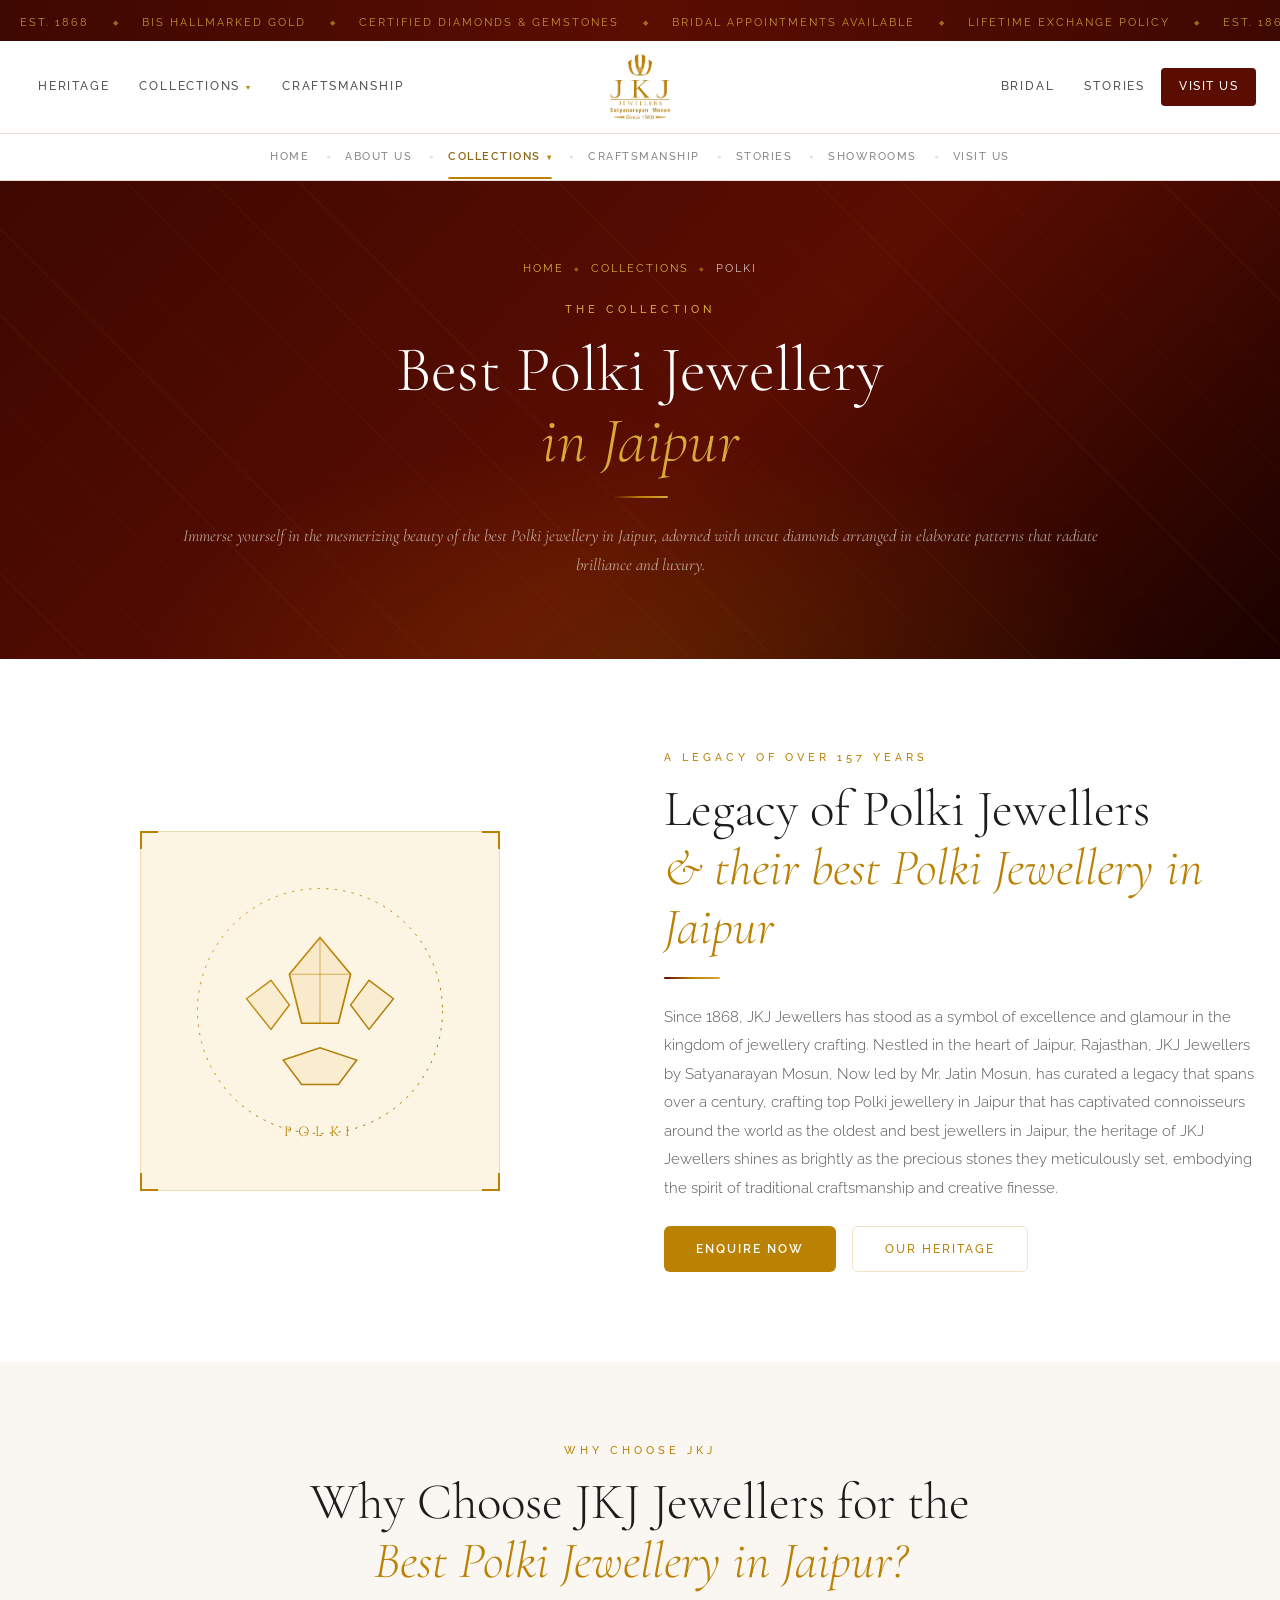
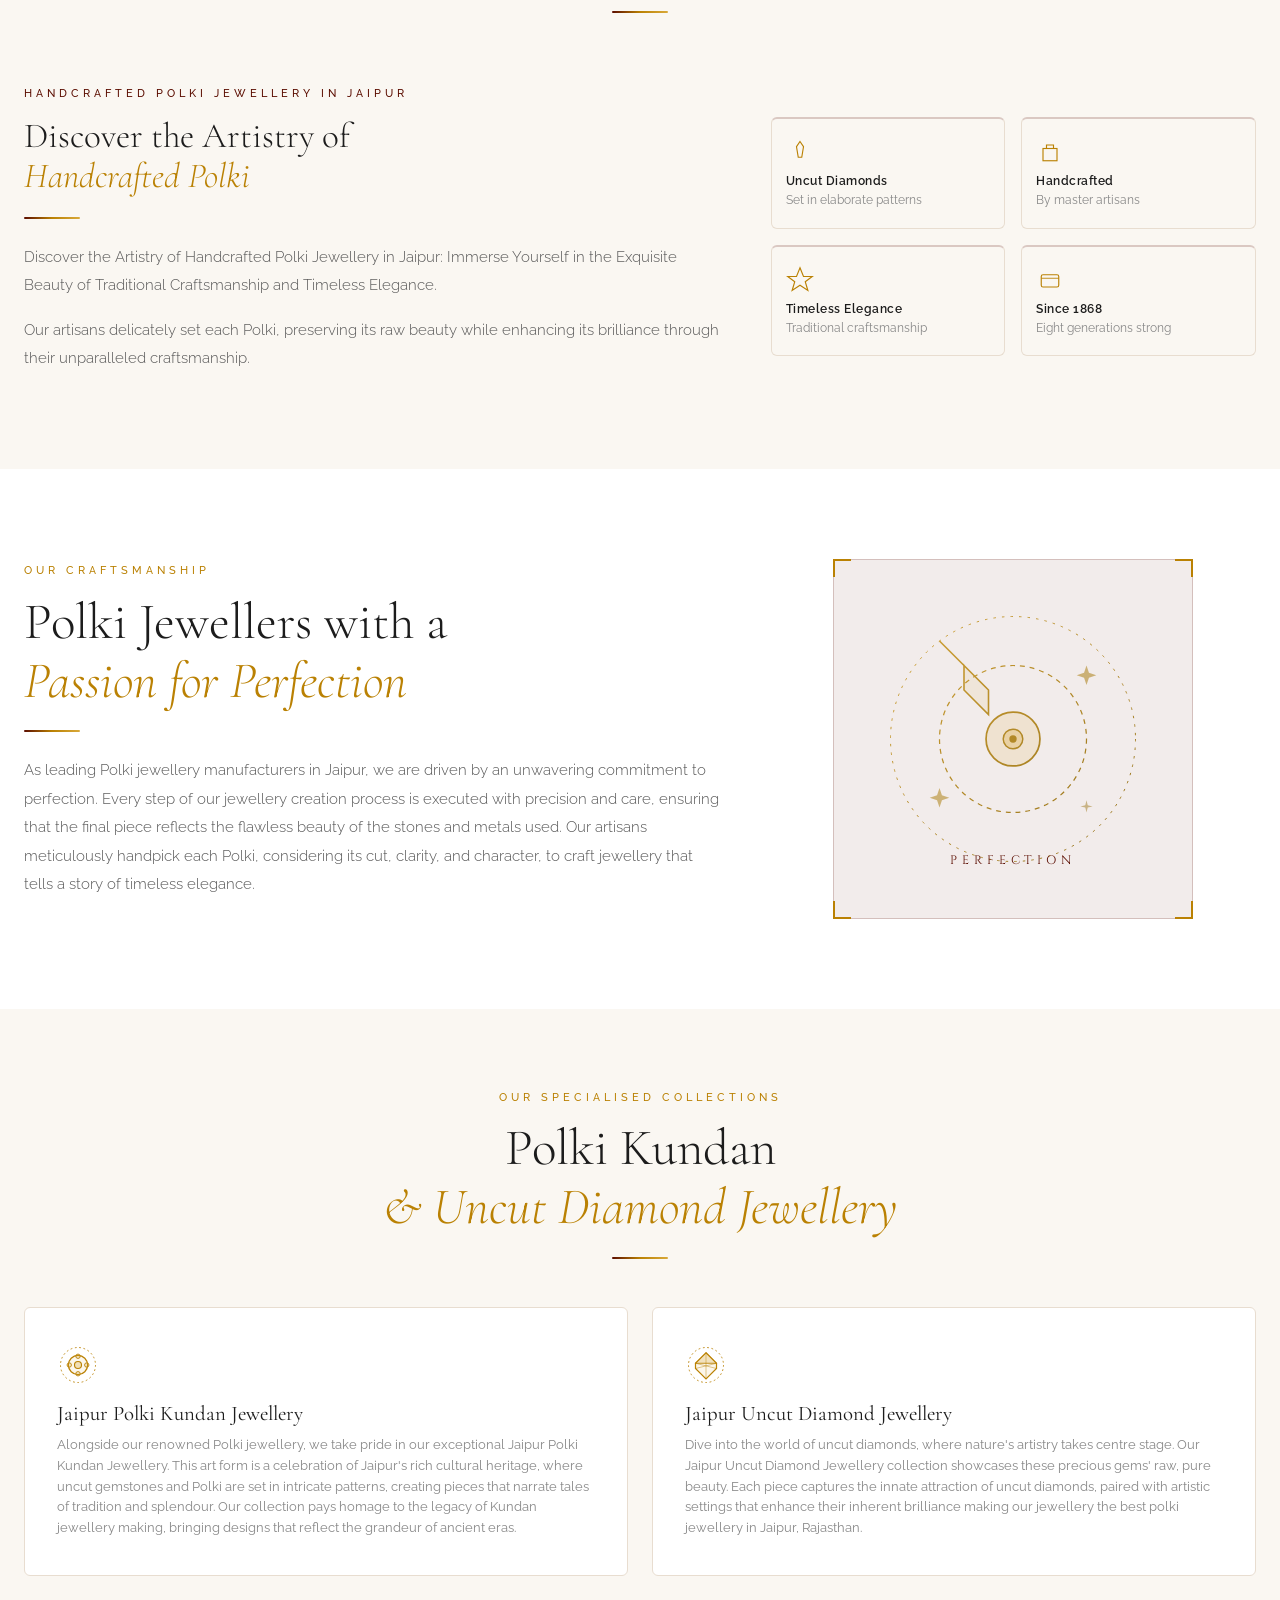
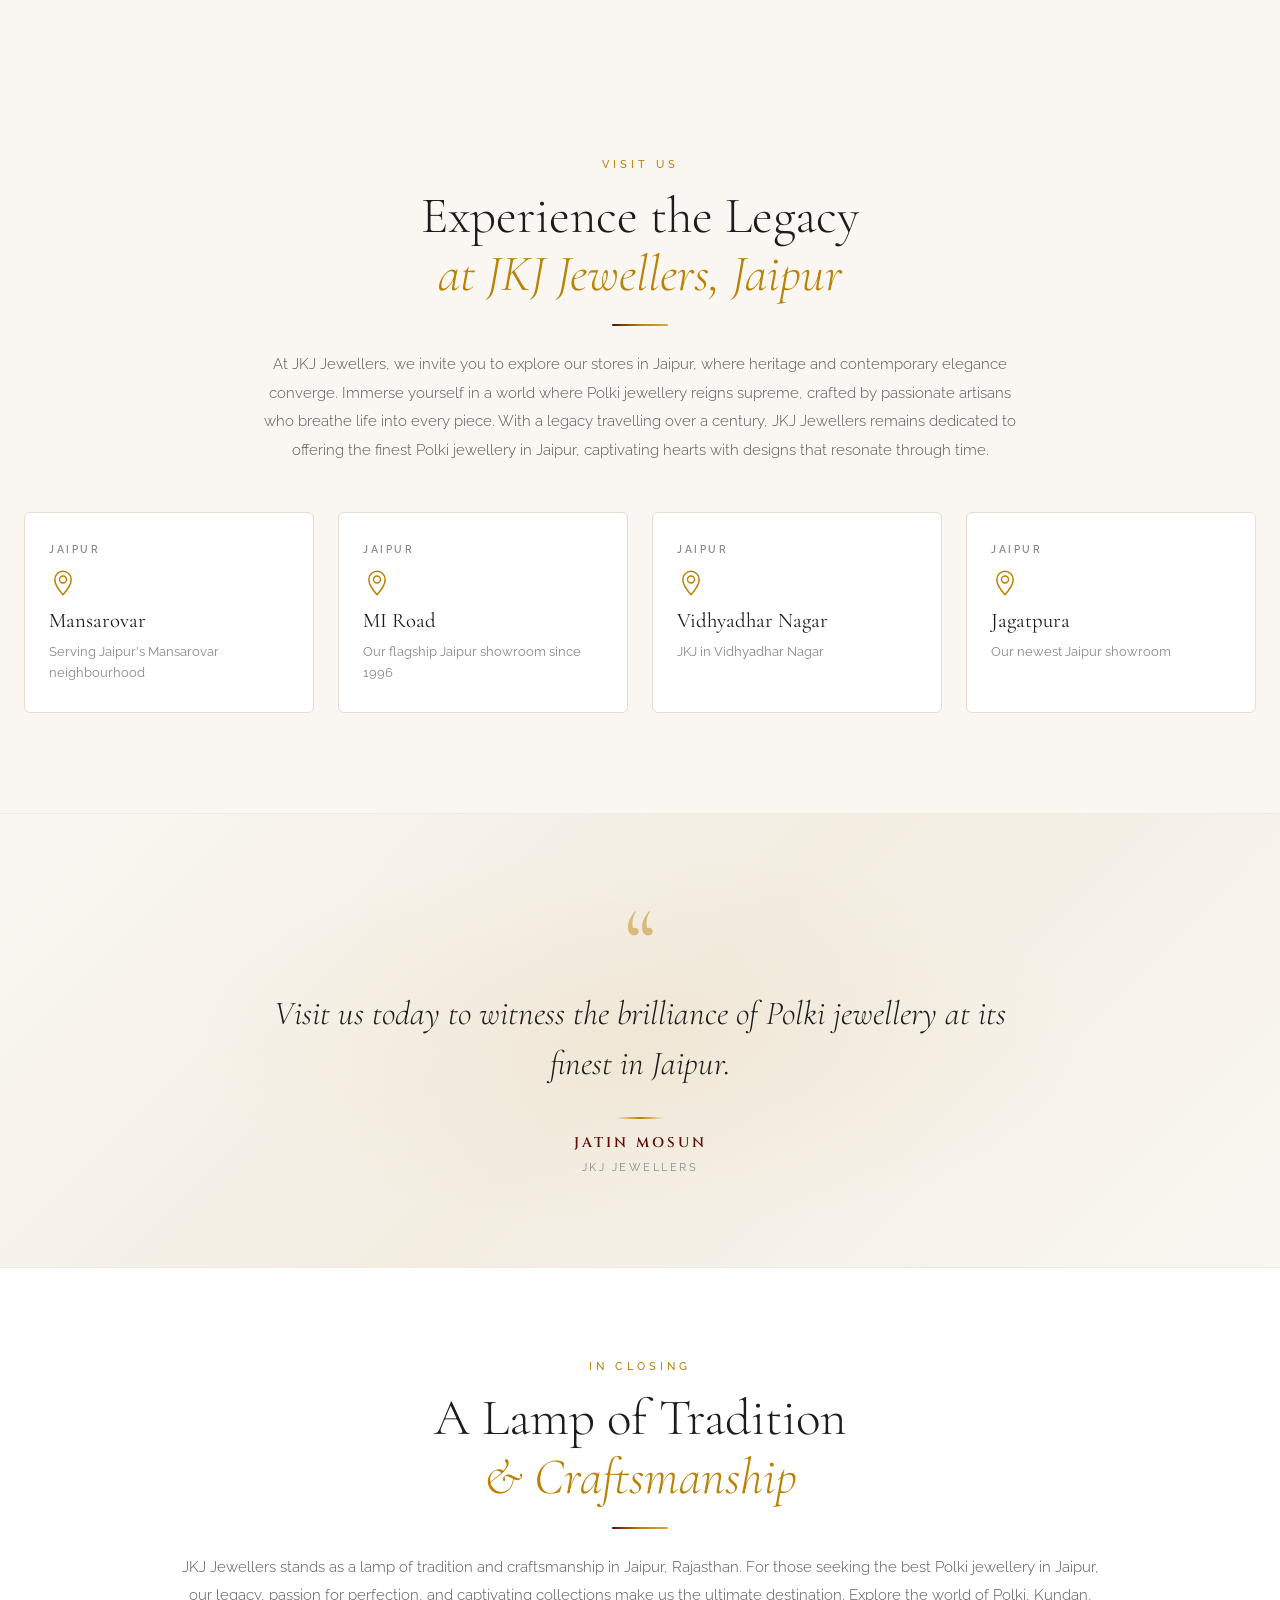
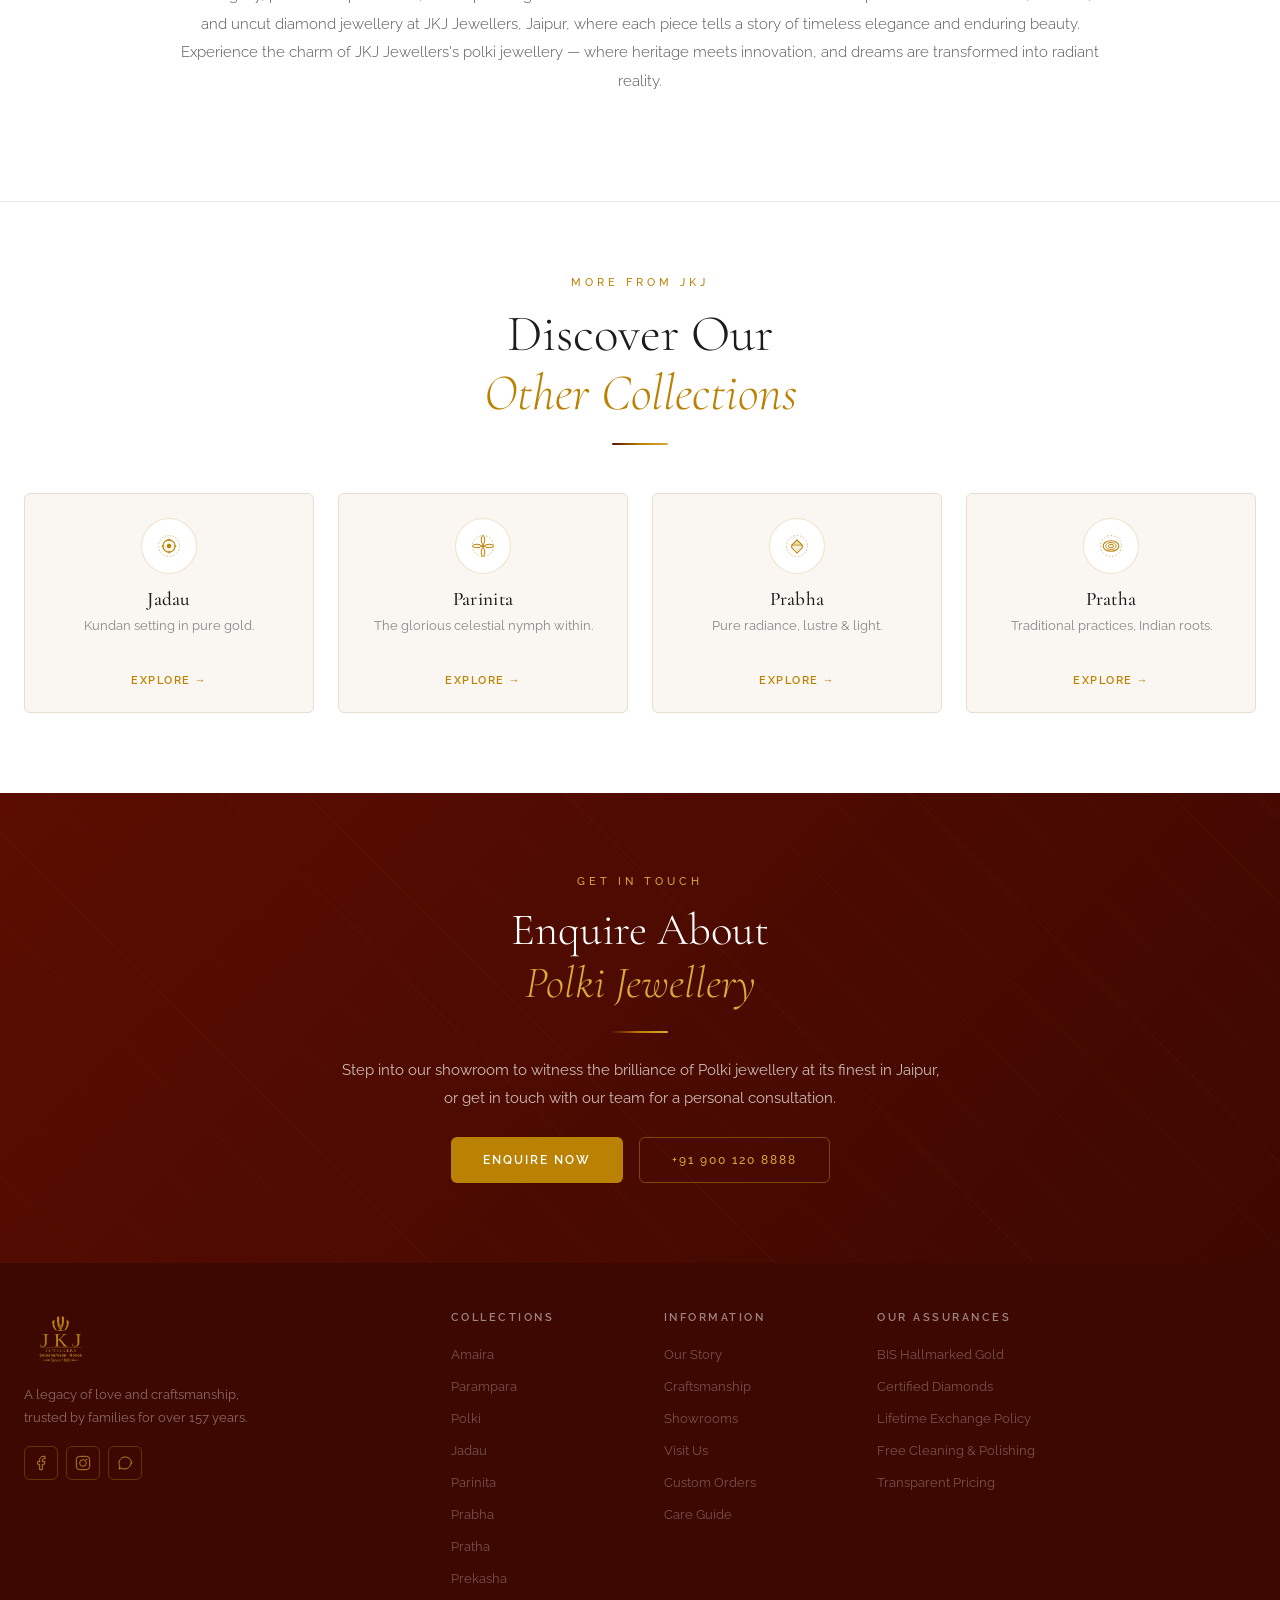
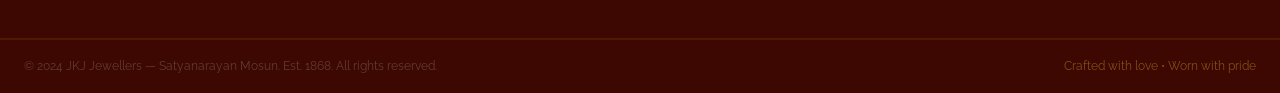
<file: polki.html>
<!DOCTYPE html>
<html lang="en">
<head>
  <meta charset="UTF-8" />
  <meta name="viewport" content="width=device-width, initial-scale=1.0" />
  <title>Best Polki Jewellery in Jaipur — JKJ Jewellers</title>
  <meta name="description" content="Immerse yourself in the mesmerizing beauty of the best Polki jewellery in Jaipur — handcrafted Polki, Polki Kundan, and uncut diamond jewellery by JKJ Jewellers since 1868." />

  <link href="https://cdn.jsdelivr.net/npm/bootstrap@5.3.3/dist/css/bootstrap.min.css" rel="stylesheet" />
  <link rel="preconnect" href="https://fonts.googleapis.com" />
  <link rel="preconnect" href="https://fonts.gstatic.com" crossorigin />
  <link href="https://fonts.googleapis.com/css2?family=Cormorant+Garamond:ital,wght@0,300;0,400;0,500;0,600;1,300;1,400&family=Raleway:wght@300;400;500;600&family=Cinzel:wght@400;500;600&display=swap" rel="stylesheet" />
  <link rel="stylesheet" href="css/style.css" />
</head>
<body>

  <!-- HEADER -->
  <header class="site-header" id="siteHeader">
    <div class="announce-bar">
      <div class="announce-track">
        <span>Est. 1868</span><span class="announce-dot">&#9670;</span>
        <span>BIS Hallmarked Gold</span><span class="announce-dot">&#9670;</span>
        <span>Certified Diamonds &amp; Gemstones</span><span class="announce-dot">&#9670;</span>
        <span>Bridal Appointments Available</span><span class="announce-dot">&#9670;</span>
        <span>Lifetime Exchange Policy</span><span class="announce-dot">&#9670;</span>
        <span>Est. 1868</span><span class="announce-dot">&#9670;</span>
        <span>BIS Hallmarked Gold</span><span class="announce-dot">&#9670;</span>
        <span>Certified Diamonds &amp; Gemstones</span><span class="announce-dot">&#9670;</span>
        <span>Bridal Appointments Available</span><span class="announce-dot">&#9670;</span>
        <span>Lifetime Exchange Policy</span><span class="announce-dot">&#9670;</span>
      </div>
    </div>
    <div class="header-main">
      <div class="container-xxl px-3 px-md-4">
        <div class="hdr-inner">
          <nav class="hdr-nav hdr-nav--left">
            <a href="about.html" class="hdr-link">Heritage</a>
            <div class="hdr-dropdown">
              <a href="index.html#collections" class="hdr-link hdr-dropdown-toggle">Collections <span class="hdr-caret">&#9662;</span></a>
              <div class="hdr-dropdown-menu">
                <a href="amaira.html" class="hdr-dropdown-item">Amaira</a>
                <a href="parampara.html" class="hdr-dropdown-item">Parampara</a>
                <a href="polki.html" class="hdr-dropdown-item">Polki</a>
                <a href="jadau.html" class="hdr-dropdown-item">Jadau</a>
                <a href="parinita.html" class="hdr-dropdown-item">Parinita</a>
                <a href="prabha.html" class="hdr-dropdown-item">Prabha</a>
                <a href="pratha.html" class="hdr-dropdown-item">Pratha</a>
                <a href="prekasha.html" class="hdr-dropdown-item">Prekasha</a>
              </div>
            </div>
            <a href="index.html#craftsmanship" class="hdr-link">Craftsmanship</a>
          </nav>
          <a href="index.html" class="header-logo"><img src="logo.webp" alt="JKJ Jewellers" /></a>
          <nav class="hdr-nav hdr-nav--right">
            <a href="index.html#collections" class="hdr-link">Bridal</a>
            <a href="index.html#testimonials" class="hdr-link">Stories</a>
            <a href="contact.html" class="hdr-link hdr-link--cta">Visit Us</a>
          </nav>
          <button class="hdr-hamburger d-lg-none" id="hamburger" aria-label="Open menu"><span></span><span></span><span></span></button>
        </div>
      </div>
    </div>
    <div class="header-nav-wrap">
      <div class="container-xxl px-3 px-md-4">
        <nav class="cat-nav" id="catNav">
          <a href="index.html" class="cat-nav-item">Home</a>
          <a href="about.html" class="cat-nav-item">About Us</a>
          <div class="cat-nav-dropdown">
            <a href="index.html#collections" class="cat-nav-item active cat-nav-toggle">Collections <span class="cat-caret">&#9662;</span></a>
            <div class="cat-nav-menu">
              <a href="amaira.html" class="cat-menu-item">Amaira</a>
              <a href="parampara.html" class="cat-menu-item">Parampara</a>
              <a href="polki.html" class="cat-menu-item">Polki</a>
              <a href="jadau.html" class="cat-menu-item">Jadau</a>
              <a href="parinita.html" class="cat-menu-item">Parinita</a>
              <a href="prabha.html" class="cat-menu-item">Prabha</a>
              <a href="pratha.html" class="cat-menu-item">Pratha</a>
              <a href="prekasha.html" class="cat-menu-item">Prekasha</a>
            </div>
          </div>
          <a href="index.html#craftsmanship" class="cat-nav-item">Craftsmanship</a>
          <a href="index.html#testimonials" class="cat-nav-item">Stories</a>
          <a href="stores.html" class="cat-nav-item">Showrooms</a>
          <a href="contact.html" class="cat-nav-item">Visit Us</a>
        </nav>
      </div>
    </div>
    <div class="mobile-menu" id="mobileMenu">
      <a href="about.html">Heritage</a>
      <div class="mobile-submenu">
        <button class="mobile-submenu-toggle" type="button" aria-expanded="false"><span>Collections</span><span class="ms-caret">&#9662;</span></button>
        <div class="mobile-submenu-list">
          <a href="amaira.html">Amaira</a>
          <a href="parampara.html">Parampara</a>
          <a href="polki.html">Polki</a>
          <a href="jadau.html">Jadau</a>
          <a href="parinita.html">Parinita</a>
          <a href="prabha.html">Prabha</a>
          <a href="pratha.html">Pratha</a>
          <a href="prekasha.html">Prekasha</a>
        </div>
      </div>
      <a href="index.html#craftsmanship">Craftsmanship</a>
      <a href="index.html#collections">Bridal</a>
      <a href="index.html#testimonials">Stories</a>
      <a href="stores.html">Showrooms</a>
      <a href="contact.html">Visit Us</a>
    </div>
  </header>

  <!-- PAGE BANNER -->
  <section class="page-banner">
    <div class="page-banner-bg"></div>
    <div class="container-xxl px-3 px-md-4 position-relative">
      <div class="row justify-content-center text-center">
        <div class="col-lg-9">
          <nav class="pb-crumb" aria-label="breadcrumb">
            <a href="index.html">Home</a>
            <span class="pb-crumb-sep">&#9670;</span>
            <a href="index.html#collections">Collections</a>
            <span class="pb-crumb-sep">&#9670;</span>
            <span class="pb-crumb-current">Polki</span>
          </nav>
          <p class="pb-eyebrow">The Collection</p>
          <h1 class="pb-title">Best Polki Jewellery<br /><em>in Jaipur</em></h1>
          <div class="gold-divider mx-auto"></div>
          <p class="pb-subtitle">Immerse yourself in the mesmerizing beauty of the best Polki jewellery in Jaipur, adorned with uncut diamonds arranged in elaborate patterns that radiate brilliance and luxury.</p>
        </div>
      </div>
    </div>
  </section>

  <!-- 1. LEGACY OF POLKI JEWELLERS -->
  <section class="coll-page-hero">
    <div class="container-xxl px-3 px-md-4">
      <div class="row align-items-center g-5">
        <div class="col-lg-6 reveal-left">
          <div class="heritage-frame mx-auto">
            <div class="heritage-frame-inner">
              <svg viewBox="0 0 240 240" fill="none" xmlns="http://www.w3.org/2000/svg" class="w-100">
                <defs>
                  <linearGradient id="poG" x1="0" y1="0" x2="240" y2="240" gradientUnits="userSpaceOnUse">
                    <stop offset="0%" stop-color="#d9a93a"/>
                    <stop offset="50%" stop-color="#ba8103"/>
                    <stop offset="100%" stop-color="#8B6914"/>
                  </linearGradient>
                </defs>
                <circle cx="120" cy="120" r="100" stroke="url(#poG)" stroke-width="0.8" stroke-dasharray="2 5"/>
                <polygon points="120,60 145,90 135,130 105,130 95,90" stroke="url(#poG)" stroke-width="1.4" fill="rgba(217,169,58,0.15)"/>
                <polygon points="60,110 80,95 95,115 80,135" stroke="url(#poG)" stroke-width="1.2" fill="rgba(217,169,58,0.12)"/>
                <polygon points="180,110 160,95 145,115 160,135" stroke="url(#poG)" stroke-width="1.2" fill="rgba(217,169,58,0.12)"/>
                <polygon points="90,160 120,150 150,160 135,180 105,180" stroke="url(#poG)" stroke-width="1.2" fill="rgba(217,169,58,0.12)"/>
                <line x1="120" y1="60" x2="120" y2="130" stroke="url(#poG)" stroke-width="0.5"/>
                <line x1="95" y1="90" x2="145" y2="90" stroke="url(#poG)" stroke-width="0.5"/>
                <text x="120" y="222" text-anchor="middle" font-family="Cinzel,serif" font-size="11" fill="#ba8103" letter-spacing="5">POLKI</text>
              </svg>
            </div>
            <div class="fc fc-tl"></div><div class="fc fc-tr"></div>
            <div class="fc fc-bl"></div><div class="fc fc-br"></div>
          </div>
        </div>
        <div class="col-lg-6 reveal-right">
          <p class="section-eyebrow">A Legacy of Over 157 Years</p>
          <h2 class="section-title">Legacy of Polki Jewellers<br /><em>&amp; their best Polki Jewellery in Jaipur</em></h2>
          <div class="gold-divider"></div>
          <p class="body-text">
            Since 1868, JKJ Jewellers has stood as a symbol of excellence and glamour in the kingdom of jewellery crafting. Nestled in the heart of Jaipur, Rajasthan, JKJ Jewellers by Satyanarayan Mosun, Now led by Mr. Jatin Mosun, has curated a legacy that spans over a century, crafting top Polki jewellery in Jaipur that has captivated connoisseurs around the world as the oldest and best jewellers in Jaipur, the heritage of JKJ Jewellers shines as brightly as the precious stones they meticulously set, embodying the spirit of traditional craftsmanship and creative finesse.
          </p>
          <div class="d-flex flex-wrap gap-3 mt-4">
            <a href="contact.html" class="btn-primary-jkj">Enquire Now</a>
            <a href="about.html" class="btn-ghost-jkj">Our Heritage</a>
          </div>
        </div>
      </div>
    </div>
  </section>

  <!-- 2. WHY CHOOSE — HANDCRAFTED POLKI -->
  <section class="coll-story">
    <div class="container-xxl px-3 px-md-4">
      <div class="row justify-content-center text-center mb-5">
        <div class="col-lg-9 reveal">
          <p class="section-eyebrow">Why Choose JKJ</p>
          <h2 class="section-title">Why Choose JKJ Jewellers for the<br /><em>Best Polki Jewellery in Jaipur?</em></h2>
          <div class="gold-divider mx-auto"></div>
        </div>
      </div>
      <div class="row align-items-center g-5">
        <div class="col-lg-7 reveal-left">
          <p class="section-eyebrow" style="color:var(--maroon);">Handcrafted Polki Jewellery in Jaipur</p>
          <h3 class="section-title" style="font-size: clamp(1.5rem, 3vw, 2.2rem);">Discover the Artistry of<br /><em>Handcrafted Polki</em></h3>
          <div class="gold-divider"></div>
          <p class="body-text">
            Discover the Artistry of Handcrafted Polki Jewellery in Jaipur: Immerse Yourself in the Exquisite Beauty of Traditional Craftsmanship and Timeless Elegance.
          </p>
          <p class="body-text">
            Our artisans delicately set each Polki, preserving its raw beauty while enhancing its brilliance through their unparalleled craftsmanship.
          </p>
        </div>
        <div class="col-lg-5 reveal-right">
          <div class="row g-3">
            <div class="col-6">
              <div class="pillar-card">
                <div class="pillar-icon mb-2">
                  <svg width="28" height="28" viewBox="0 0 32 32" fill="none"><path d="M16 4L20 10L18 22L14 22L12 10Z" stroke="#ba8103" stroke-width="1.3" fill="none"/></svg>
                </div>
                <h6>Uncut Diamonds</h6>
                <p>Set in elaborate patterns</p>
              </div>
            </div>
            <div class="col-6">
              <div class="pillar-card">
                <div class="pillar-icon mb-2">
                  <svg width="28" height="28" viewBox="0 0 32 32" fill="none"><rect x="8" y="12" width="16" height="14" stroke="#ba8103" stroke-width="1.3" fill="none"/><path d="M12 12V8H20V12" stroke="#ba8103" stroke-width="1.3" fill="none"/></svg>
                </div>
                <h6>Handcrafted</h6>
                <p>By master artisans</p>
              </div>
            </div>
            <div class="col-6">
              <div class="pillar-card">
                <div class="pillar-icon mb-2">
                  <svg width="28" height="28" viewBox="0 0 32 32" fill="none"><path d="M16 2L20 12H30L22 18L25 28L16 22L7 28L10 18L2 12H12L16 2Z" stroke="#ba8103" stroke-width="1.3" fill="none"/></svg>
                </div>
                <h6>Timeless Elegance</h6>
                <p>Traditional craftsmanship</p>
              </div>
            </div>
            <div class="col-6">
              <div class="pillar-card">
                <div class="pillar-icon mb-2">
                  <svg width="28" height="28" viewBox="0 0 32 32" fill="none"><rect x="6" y="10" width="20" height="14" rx="2" stroke="#ba8103" stroke-width="1.3" fill="none"/><path d="M6 14L26 14" stroke="#ba8103" stroke-width="1"/></svg>
                </div>
                <h6>Since 1868</h6>
                <p>Eight generations strong</p>
              </div>
            </div>
          </div>
        </div>
      </div>
    </div>
  </section>

  <!-- 3. PASSION FOR PERFECTION -->
  <section class="coll-page-hero">
    <div class="container-xxl px-3 px-md-4">
      <div class="row align-items-center g-5">
        <div class="col-lg-5 reveal-left order-lg-2">
          <div class="heritage-frame mx-auto" style="background: var(--maroon-soft); border-color: rgba(91,13,1,0.2);">
            <div class="heritage-frame-inner">
              <svg viewBox="0 0 240 240" fill="none" xmlns="http://www.w3.org/2000/svg" class="w-100">
                <defs>
                  <linearGradient id="poP" x1="0" y1="0" x2="240" y2="240" gradientUnits="userSpaceOnUse">
                    <stop offset="0%" stop-color="#d9a93a"/>
                    <stop offset="100%" stop-color="#8B6914"/>
                  </linearGradient>
                </defs>
                <circle cx="120" cy="120" r="100" stroke="url(#poP)" stroke-width="0.8" stroke-dasharray="2 5"/>
                <circle cx="120" cy="120" r="60" stroke="url(#poP)" stroke-width="1" stroke-dasharray="4 4"/>
                <!-- Tools / craftsman -->
                <path d="M80 60 L100 80 L100 100 L80 80 Z" stroke="url(#poP)" stroke-width="1.3" fill="rgba(217,169,58,0.1)"/>
                <line x1="80" y1="60" x2="60" y2="40" stroke="url(#poP)" stroke-width="1.3"/>
                <circle cx="120" cy="120" r="22" stroke="url(#poP)" stroke-width="1.4" fill="rgba(217,169,58,0.15)"/>
                <circle cx="120" cy="120" r="8" stroke="url(#poP)" stroke-width="1.2" fill="rgba(217,169,58,0.3)"/>
                <circle cx="120" cy="120" r="3" fill="url(#poP)"/>
                <!-- Decorative stars -->
                <path d="M60 160L62 166L68 168L62 170L60 176L58 170L52 168L58 166Z" fill="url(#poP)" opacity="0.6"/>
                <path d="M180 60L182 66L188 68L182 70L180 76L178 70L172 68L178 66Z" fill="url(#poP)" opacity="0.6"/>
                <path d="M180 170L181 174L185 175L181 176L180 180L179 176L175 175L179 174Z" fill="url(#poP)" opacity="0.5"/>
                <text x="120" y="222" text-anchor="middle" font-family="Cinzel,serif" font-size="10" fill="#5b0d01" letter-spacing="4">PERFECTION</text>
              </svg>
            </div>
            <div class="fc fc-tl"></div><div class="fc fc-tr"></div>
            <div class="fc fc-bl"></div><div class="fc fc-br"></div>
          </div>
        </div>
        <div class="col-lg-7 reveal-right order-lg-1">
          <p class="section-eyebrow">Our Craftsmanship</p>
          <h2 class="section-title">Polki Jewellers with a<br /><em>Passion for Perfection</em></h2>
          <div class="gold-divider"></div>
          <p class="body-text">
            As leading Polki jewellery manufacturers in Jaipur, we are driven by an unwavering commitment to perfection. Every step of our jewellery creation process is executed with precision and care, ensuring that the final piece reflects the flawless beauty of the stones and metals used. Our artisans meticulously handpick each Polki, considering its cut, clarity, and character, to craft jewellery that tells a story of timeless elegance.
          </p>
        </div>
      </div>
    </div>
  </section>

  <!-- 4. POLKI KUNDAN + UNCUT DIAMOND -->
  <section class="coll-story">
    <div class="container-xxl px-3 px-md-4">
      <div class="text-center mb-5 reveal">
        <p class="section-eyebrow">Our Specialised Collections</p>
        <h2 class="section-title">Polki Kundan<br /><em>&amp; Uncut Diamond Jewellery</em></h2>
        <div class="gold-divider mx-auto"></div>
      </div>
      <div class="row g-4">
        <div class="col-md-6 reveal">
          <div class="store-card h-100" style="padding: 36px 32px;">
            <div class="store-icon mb-3">
              <svg width="42" height="42" viewBox="0 0 48 48" fill="none">
                <circle cx="24" cy="24" r="20" stroke="#ba8103" stroke-width="1" stroke-dasharray="2 3"/>
                <circle cx="24" cy="24" r="11" stroke="#ba8103" stroke-width="1.4" fill="rgba(217,169,58,0.1)"/>
                <circle cx="24" cy="24" r="4" stroke="#ba8103" stroke-width="1.3" fill="rgba(217,169,58,0.3)"/>
                <circle cx="24" cy="14" r="2.5" stroke="#ba8103" stroke-width="1" fill="rgba(217,169,58,0.2)"/>
                <circle cx="24" cy="34" r="2.5" stroke="#ba8103" stroke-width="1" fill="rgba(217,169,58,0.2)"/>
                <circle cx="14" cy="24" r="2.5" stroke="#ba8103" stroke-width="1" fill="rgba(217,169,58,0.2)"/>
                <circle cx="34" cy="24" r="2.5" stroke="#ba8103" stroke-width="1" fill="rgba(217,169,58,0.2)"/>
              </svg>
            </div>
            <h5>Jaipur Polki Kundan Jewellery</h5>
            <p>Alongside our renowned Polki jewellery, we take pride in our exceptional Jaipur Polki Kundan Jewellery. This art form is a celebration of Jaipur's rich cultural heritage, where uncut gemstones and Polki are set in intricate patterns, creating pieces that narrate tales of tradition and splendour. Our collection pays homage to the legacy of Kundan jewellery making, bringing designs that reflect the grandeur of ancient eras.</p>
          </div>
        </div>
        <div class="col-md-6 reveal" style="--delay:0.1s">
          <div class="store-card h-100" style="padding: 36px 32px;">
            <div class="store-icon mb-3">
              <svg width="42" height="42" viewBox="0 0 48 48" fill="none">
                <circle cx="24" cy="24" r="20" stroke="#ba8103" stroke-width="1" stroke-dasharray="2 3"/>
                <polygon points="24,10 36,22 36,28 24,40 12,28 12,22" stroke="#ba8103" stroke-width="1.4" fill="rgba(217,169,58,0.1)"/>
                <polygon points="24,10 36,22 12,22" stroke="#ba8103" stroke-width="1" fill="rgba(217,169,58,0.25)"/>
                <line x1="24" y1="10" x2="24" y2="40" stroke="#ba8103" stroke-width="0.5"/>
                <line x1="12" y1="22" x2="36" y2="28" stroke="#ba8103" stroke-width="0.5"/>
                <line x1="36" y1="22" x2="12" y2="28" stroke="#ba8103" stroke-width="0.5"/>
              </svg>
            </div>
            <h5>Jaipur Uncut Diamond Jewellery</h5>
            <p>Dive into the world of uncut diamonds, where nature's artistry takes centre stage. Our Jaipur Uncut Diamond Jewellery collection showcases these precious gems' raw, pure beauty. Each piece captures the innate attraction of uncut diamonds, paired with artistic settings that enhance their inherent brilliance making our jewellery the best polki jewellery in Jaipur, Rajasthan.</p>
          </div>
        </div>
      </div>
    </div>
  </section>

  <!-- 5. EXPERIENCE THE LEGACY + STORES -->
  <section class="about-stores py-section">
    <div class="container-xxl px-3 px-md-4">
      <div class="text-center mb-5 reveal">
        <p class="section-eyebrow">Visit Us</p>
        <h2 class="section-title">Experience the Legacy<br /><em>at JKJ Jewellers, Jaipur</em></h2>
        <div class="gold-divider mx-auto"></div>
        <p class="body-text mx-auto mt-3" style="max-width:760px">
          At JKJ Jewellers, we invite you to explore our stores in Jaipur, where heritage and contemporary elegance converge. Immerse yourself in a world where Polki jewellery reigns supreme, crafted by passionate artisans who breathe life into every piece. With a legacy travelling over a century, JKJ Jewellers remains dedicated to offering the finest Polki jewellery in Jaipur, captivating hearts with designs that resonate through time.
        </p>
      </div>
      <div class="row g-4 justify-content-center">
        <div class="col-sm-6 col-lg-3 reveal">
          <div class="store-card">
            <div class="store-city">Jaipur</div>
            <div class="store-icon"><svg width="28" height="28" viewBox="0 0 24 24" fill="none"><path d="M12 2C8.1 2 5 5.1 5 9C5 14.3 12 22 12 22C12 22 19 14.3 19 9C19 5.1 15.9 2 12 2Z" stroke="#ba8103" stroke-width="1.3" fill="none"/><circle cx="12" cy="9" r="3" stroke="#ba8103" stroke-width="1.2"/></svg></div>
            <h5>Mansarovar</h5>
            <p>Serving Jaipur's Mansarovar neighbourhood</p>
          </div>
        </div>
        <div class="col-sm-6 col-lg-3 reveal" style="--delay:0.1s">
          <div class="store-card">
            <div class="store-city">Jaipur</div>
            <div class="store-icon"><svg width="28" height="28" viewBox="0 0 24 24" fill="none"><path d="M12 2C8.1 2 5 5.1 5 9C5 14.3 12 22 12 22C12 22 19 14.3 19 9C19 5.1 15.9 2 12 2Z" stroke="#ba8103" stroke-width="1.3" fill="none"/><circle cx="12" cy="9" r="3" stroke="#ba8103" stroke-width="1.2"/></svg></div>
            <h5>MI Road</h5>
            <p>Our flagship Jaipur showroom since 1996</p>
          </div>
        </div>
        <div class="col-sm-6 col-lg-3 reveal" style="--delay:0.2s">
          <div class="store-card">
            <div class="store-city">Jaipur</div>
            <div class="store-icon"><svg width="28" height="28" viewBox="0 0 24 24" fill="none"><path d="M12 2C8.1 2 5 5.1 5 9C5 14.3 12 22 12 22C12 22 19 14.3 19 9C19 5.1 15.9 2 12 2Z" stroke="#ba8103" stroke-width="1.3" fill="none"/><circle cx="12" cy="9" r="3" stroke="#ba8103" stroke-width="1.2"/></svg></div>
            <h5>Vidhyadhar Nagar</h5>
            <p>JKJ in Vidhyadhar Nagar</p>
          </div>
        </div>
        <div class="col-sm-6 col-lg-3 reveal" style="--delay:0.3s">
          <div class="store-card">
            <div class="store-city">Jaipur</div>
            <div class="store-icon"><svg width="28" height="28" viewBox="0 0 24 24" fill="none"><path d="M12 2C8.1 2 5 5.1 5 9C5 14.3 12 22 12 22C12 22 19 14.3 19 9C19 5.1 15.9 2 12 2Z" stroke="#ba8103" stroke-width="1.3" fill="none"/><circle cx="12" cy="9" r="3" stroke="#ba8103" stroke-width="1.2"/></svg></div>
            <h5>Jagatpura</h5>
            <p>Our newest Jaipur showroom</p>
          </div>
        </div>
      </div>
    </div>
  </section>

  <!-- 6. PULL QUOTE -->
  <section class="polki-quote">
    <div class="polki-quote-bg"></div>
    <div class="container-xxl px-3 px-md-4 position-relative">
      <div class="row justify-content-center text-center">
        <div class="col-lg-9 reveal">
          <div class="quote-mark">&ldquo;</div>
          <p class="quote-text">
            Visit us today to witness the brilliance of Polki jewellery at its finest in Jaipur.
          </p>
          <div class="quote-attr">
            <span class="quote-line"></span>
            <span class="quote-author">Jatin Mosun</span>
            <span class="quote-org">JKJ Jewellers</span>
          </div>
        </div>
      </div>
    </div>
  </section>

  <!-- 7. CONCLUSION -->
  <section class="coll-conclusion">
    <div class="container-xxl px-3 px-md-4">
      <div class="row justify-content-center">
        <div class="col-lg-9 reveal text-center">
          <p class="section-eyebrow">In Closing</p>
          <h2 class="section-title">A Lamp of Tradition<br /><em>&amp; Craftsmanship</em></h2>
          <div class="gold-divider mx-auto"></div>
          <p class="body-text mt-4">
            JKJ Jewellers stands as a lamp of tradition and craftsmanship in Jaipur, Rajasthan. For those seeking the best Polki jewellery in Jaipur, our legacy, passion for perfection, and captivating collections make us the ultimate destination. Explore the world of Polki, Kundan, and uncut diamond jewellery at JKJ Jewellers, Jaipur, where each piece tells a story of timeless elegance and enduring beauty. Experience the charm of JKJ Jewellers's polki jewellery &mdash; where heritage meets innovation, and dreams are transformed into radiant reality.
          </p>
        </div>
      </div>
    </div>
  </section>

  <!-- DISCOVER MORE -->
  <section class="coll-more">
    <div class="container-xxl px-3 px-md-4">
      <div class="text-center mb-5 reveal">
        <p class="section-eyebrow">More From JKJ</p>
        <h2 class="section-title">Discover Our<br /><em>Other Collections</em></h2>
        <div class="gold-divider mx-auto"></div>
      </div>
      <div class="row g-4">
        <div class="col-6 col-md-3 reveal">
          <a href="jadau.html" class="coll-more-card">
            <div class="cmc-icon"><svg width="28" height="28" viewBox="0 0 32 32" fill="none"><circle cx="16" cy="16" r="12" stroke="#ba8103" stroke-width="0.7" stroke-dasharray="1.5 2.5"/><circle cx="16" cy="16" r="7" stroke="#ba8103" stroke-width="1.2" fill="rgba(217,169,58,0.1)"/><circle cx="16" cy="16" r="2.5" fill="#ba8103"/><circle cx="16" cy="9" r="1.5" fill="#ba8103" fill-opacity="0.6"/><circle cx="16" cy="23" r="1.5" fill="#ba8103" fill-opacity="0.6"/><circle cx="9" cy="16" r="1.5" fill="#ba8103" fill-opacity="0.6"/><circle cx="23" cy="16" r="1.5" fill="#ba8103" fill-opacity="0.6"/></svg></div>
            <h6>Jadau</h6>
            <p>Kundan setting in pure gold.</p>
            <span class="cmc-arrow">Explore <span>&rarr;</span></span>
          </a>
        </div>
        <div class="col-6 col-md-3 reveal" style="--delay:0.08s">
          <a href="parinita.html" class="coll-more-card">
            <div class="cmc-icon"><svg width="28" height="28" viewBox="0 0 32 32" fill="none"><circle cx="16" cy="16" r="12" stroke="#ba8103" stroke-width="0.7" stroke-dasharray="1.5 2.5"/><g stroke="#ba8103" stroke-width="1.1" fill="rgba(217,169,58,0.12)"><ellipse cx="16" cy="9" rx="2" ry="5"/><ellipse cx="16" cy="23" rx="2" ry="5"/><ellipse cx="9" cy="16" rx="5" ry="2"/><ellipse cx="23" cy="16" rx="5" ry="2"/></g><circle cx="16" cy="16" r="2" fill="#ba8103"/></svg></div>
            <h6>Parinita</h6>
            <p>The glorious celestial nymph within.</p>
            <span class="cmc-arrow">Explore <span>&rarr;</span></span>
          </a>
        </div>
        <div class="col-6 col-md-3 reveal" style="--delay:0.16s">
          <a href="prabha.html" class="coll-more-card">
            <div class="cmc-icon"><svg width="28" height="28" viewBox="0 0 32 32" fill="none"><circle cx="16" cy="16" r="12" stroke="#ba8103" stroke-width="0.7" stroke-dasharray="1.5 2.5"/><polygon points="16,9 22,15 22,18 16,24 10,18 10,15" stroke="#ba8103" stroke-width="1.2" fill="rgba(217,169,58,0.18)"/><polygon points="16,9 22,15 10,15" stroke="#ba8103" stroke-width="0.8" fill="rgba(217,169,58,0.3)"/></svg></div>
            <h6>Prabha</h6>
            <p>Pure radiance, lustre &amp; light.</p>
            <span class="cmc-arrow">Explore <span>&rarr;</span></span>
          </a>
        </div>
        <div class="col-6 col-md-3 reveal" style="--delay:0.24s">
          <a href="pratha.html" class="coll-more-card">
            <div class="cmc-icon"><svg width="28" height="28" viewBox="0 0 32 32" fill="none"><circle cx="16" cy="16" r="12" stroke="#ba8103" stroke-width="0.7" stroke-dasharray="1.5 2.5"/><ellipse cx="16" cy="16" rx="9" ry="6" stroke="#ba8103" stroke-width="1.2" fill="none"/><ellipse cx="16" cy="16" rx="6" ry="4" stroke="#ba8103" stroke-width="1" fill="none"/><ellipse cx="16" cy="16" rx="3" ry="2" stroke="#ba8103" stroke-width="1" fill="rgba(217,169,58,0.2)"/></svg></div>
            <h6>Pratha</h6>
            <p>Traditional practices, Indian roots.</p>
            <span class="cmc-arrow">Explore <span>&rarr;</span></span>
          </a>
        </div>
      </div>
    </div>
  </section>

  <!-- ENQUIRE -->
  <section class="coll-enquire">
    <div class="container-xxl px-3 px-md-4 position-relative">
      <div class="row justify-content-center text-center">
        <div class="col-lg-9 reveal">
          <p class="section-eyebrow">Get In Touch</p>
          <h2 class="enquire-title">Enquire About<br /><em>Polki Jewellery</em></h2>
          <div class="gold-divider mx-auto"></div>
          <p class="enquire-text">Step into our showroom to witness the brilliance of Polki jewellery at its finest in Jaipur, or get in touch with our team for a personal consultation.</p>
          <div class="d-flex flex-wrap justify-content-center gap-3 mt-4">
            <a href="contact.html" class="btn-primary-jkj">Enquire Now</a>
            <a href="tel:+919001208888" class="btn-ghost-jkj">+91 900 120 8888</a>
          </div>
        </div>
      </div>
    </div>
  </section>

  <!-- FOOTER -->
  <footer class="site-footer">
    <div class="footer-body">
      <div class="container-xxl px-3 px-md-4 py-5">
        <div class="row g-5">
          <div class="col-lg-4">
            <img src="logo.webp" alt="JKJ Jewellers" class="footer-logo mb-3" />
            <p class="footer-desc">A legacy of love and craftsmanship, trusted by families for over 157 years.</p>
            <div class="d-flex gap-2 mt-3">
              <a href="#" class="social-btn" aria-label="Facebook"><svg width="16" height="16" viewBox="0 0 24 24" fill="none"><path d="M18 2H15C13.7 2 12.4 2.5 11.5 3.5C10.5 4.5 10 5.7 10 7V10H7V14H10V22H14V14H17L18 10H14V7C14 6.4 14.5 5.9 15 5.9H18V2Z" stroke="#C9922A" stroke-width="1.3" fill="none"/></svg></a>
              <a href="#" class="social-btn" aria-label="Instagram"><svg width="16" height="16" viewBox="0 0 24 24" fill="none"><rect x="2" y="2" width="20" height="20" rx="5" stroke="#C9922A" stroke-width="1.3" fill="none"/><circle cx="12" cy="12" r="5" stroke="#C9922A" stroke-width="1.2"/><circle cx="17.5" cy="6.5" r="1" fill="#C9922A"/></svg></a>
              <a href="#" class="social-btn" aria-label="WhatsApp"><svg width="16" height="16" viewBox="0 0 24 24" fill="none"><path d="M21 11.5C21 16.8 16.7 21 11.5 21C9.8 21 8.2 20.5 6.8 19.7L3 21L4.3 17.2C3.5 15.8 3 14.2 3 12.5C3 7.2 7.2 3 12.5 3C17.8 3 22 7.2 22 12.5" stroke="#C9922A" stroke-width="1.3" stroke-linecap="round" fill="none"/></svg></a>
            </div>
          </div>
          <div class="col-6 col-md-4 col-lg-2">
            <h6 class="footer-heading">Collections</h6>
            <ul class="footer-links">
              <li><a href="amaira.html">Amaira</a></li>
              <li><a href="parampara.html">Parampara</a></li>
              <li><a href="polki.html">Polki</a></li>
              <li><a href="jadau.html">Jadau</a></li>
              <li><a href="parinita.html">Parinita</a></li>
              <li><a href="prabha.html">Prabha</a></li>
              <li><a href="pratha.html">Pratha</a></li>
              <li><a href="prekasha.html">Prekasha</a></li>
            </ul>
          </div>
          <div class="col-6 col-md-4 col-lg-2">
            <h6 class="footer-heading">Information</h6>
            <ul class="footer-links">
              <li><a href="about.html">Our Story</a></li>
              <li><a href="index.html#craftsmanship">Craftsmanship</a></li>
              <li><a href="stores.html">Showrooms</a></li>
              <li><a href="contact.html">Visit Us</a></li>
              <li><a href="contact.html">Custom Orders</a></li>
              <li><a href="contact.html">Care Guide</a></li>
            </ul>
          </div>
          <div class="col-md-4 col-lg-4">
            <h6 class="footer-heading">Our Assurances</h6>
            <ul class="footer-links">
              <li>BIS Hallmarked Gold</li>
              <li>Certified Diamonds</li>
              <li>Lifetime Exchange Policy</li>
              <li>Free Cleaning &amp; Polishing</li>
              <li>Transparent Pricing</li>
            </ul>
          </div>
        </div>
      </div>
    </div>
    <div class="footer-bottom">
      <div class="container-xxl px-3 px-md-4">
        <div class="d-flex flex-column flex-md-row justify-content-between align-items-center gap-2 py-3">
          <p class="mb-0">&copy; 2024 JKJ Jewellers &mdash; Satyanarayan Mosun. Est. 1868. All rights reserved.</p>
          <p class="mb-0 footer-tagline">Crafted with love &bull; Worn with pride</p>
        </div>
      </div>
    </div>
  </footer>

  <button class="scroll-top-btn" id="scrollTop" aria-label="Back to top">
    <svg width="18" height="18" viewBox="0 0 20 20" fill="none"><path d="M10 16V4M4 10L10 4L16 10" stroke="white" stroke-width="1.8" stroke-linecap="round" stroke-linejoin="round"/></svg>
  </button>

  <script src="https://cdn.jsdelivr.net/npm/bootstrap@5.3.3/dist/js/bootstrap.bundle.min.js"></script>
  <script src="js/main.js"></script>
</body>
</html>
</file>
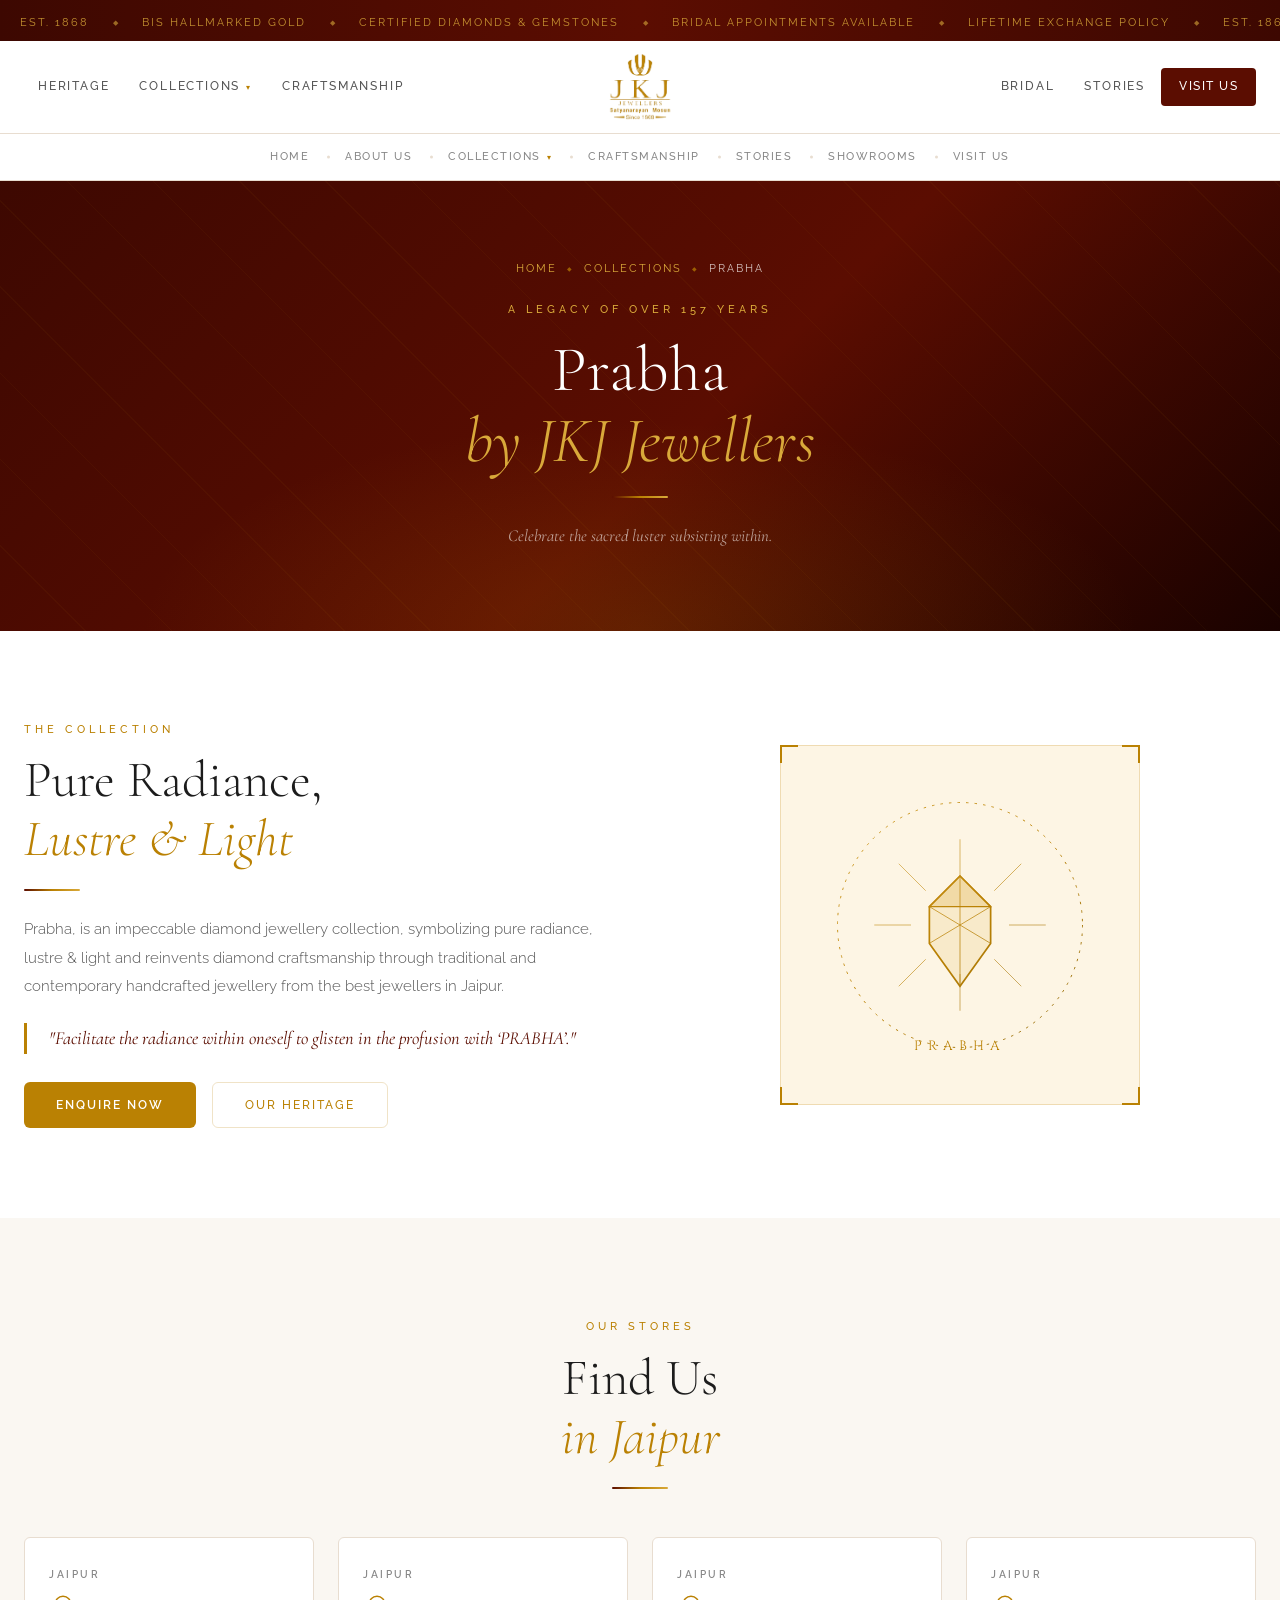
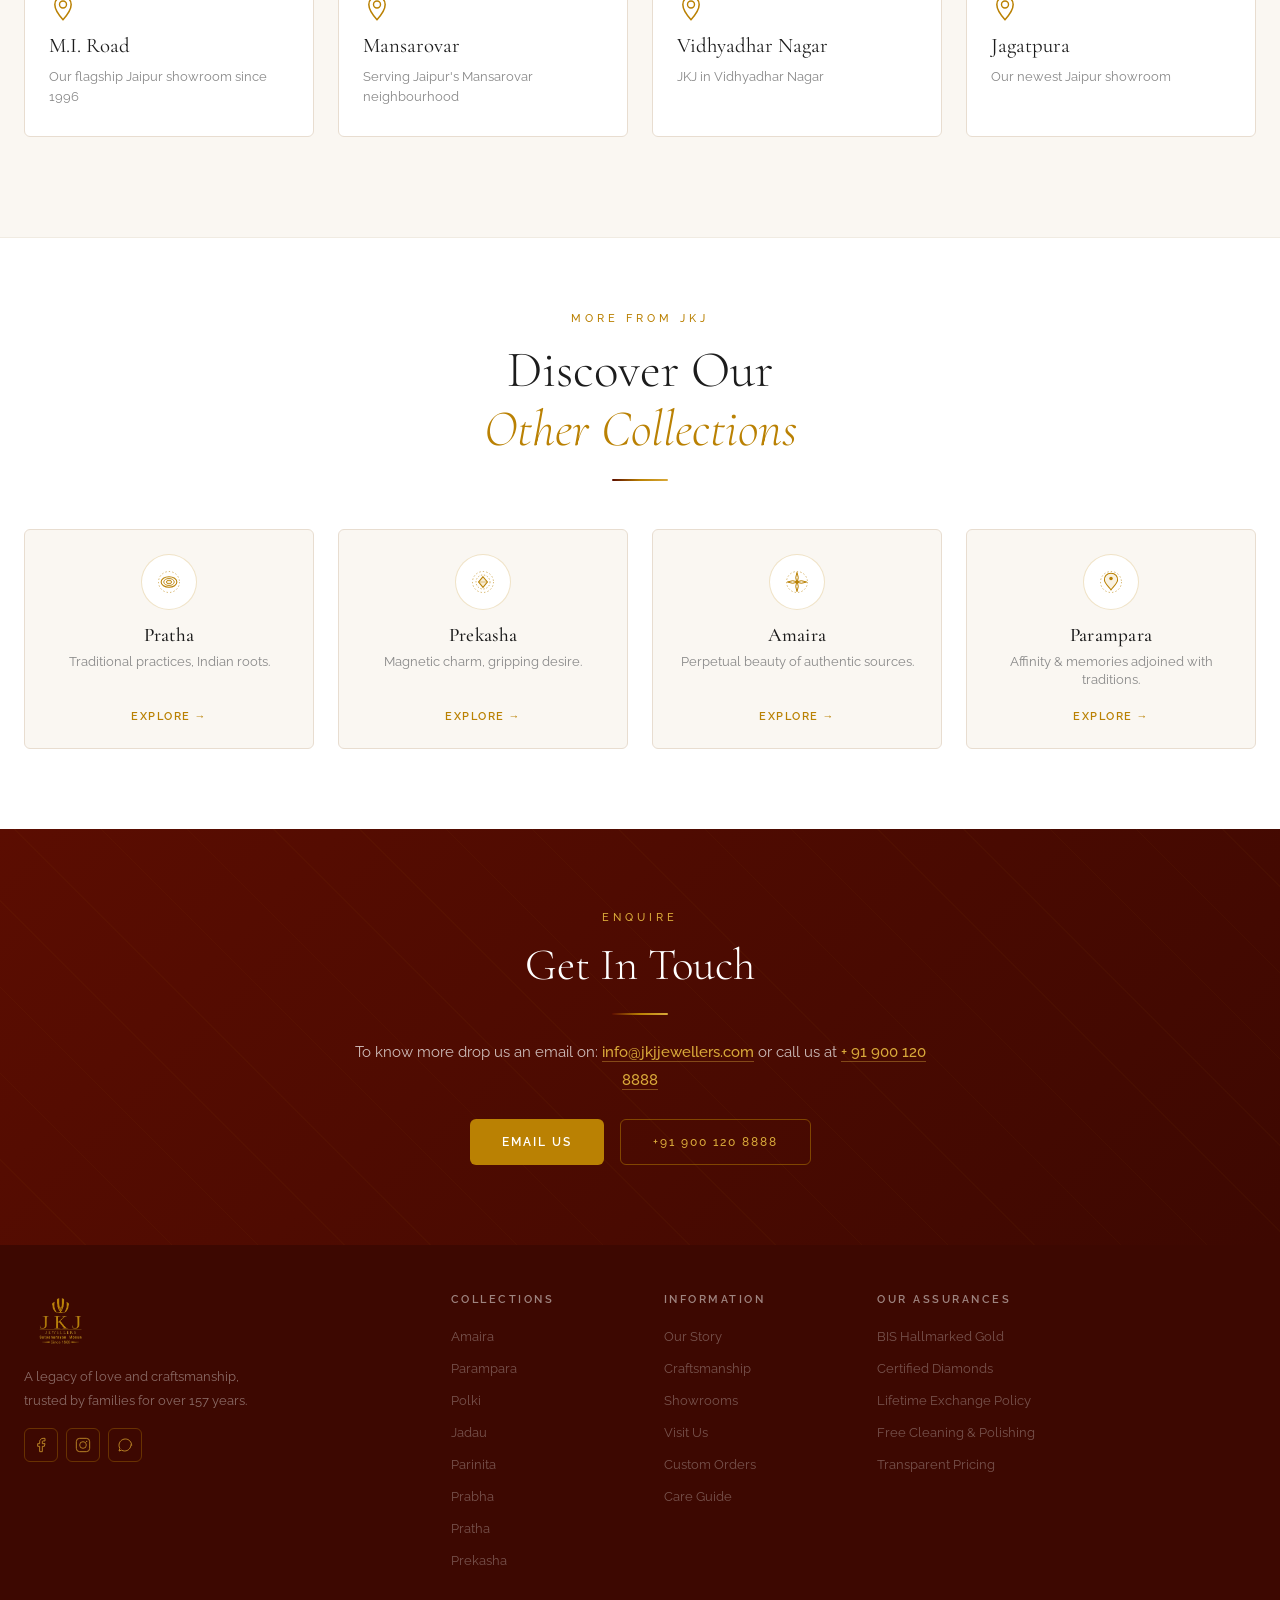
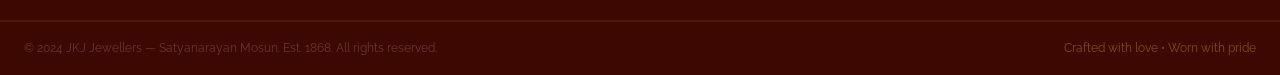
<file: prabha.html>
<!DOCTYPE html>
<html lang="en">
<head>
  <meta charset="UTF-8" />
  <meta name="viewport" content="width=device-width, initial-scale=1.0" />
  <title>Prabha by JKJ Jewellers — Diamond Jewellery Collection</title>
  <meta name="description" content="Prabha by JKJ Jewellers — an impeccable diamond jewellery collection, symbolizing pure radiance, lustre & light, reinventing diamond craftsmanship." />

  <link href="https://cdn.jsdelivr.net/npm/bootstrap@5.3.3/dist/css/bootstrap.min.css" rel="stylesheet" />
  <link rel="preconnect" href="https://fonts.googleapis.com" />
  <link rel="preconnect" href="https://fonts.gstatic.com" crossorigin />
  <link href="https://fonts.googleapis.com/css2?family=Cormorant+Garamond:ital,wght@0,300;0,400;0,500;0,600;1,300;1,400&family=Raleway:wght@300;400;500;600&family=Cinzel:wght@400;500;600&display=swap" rel="stylesheet" />
  <link rel="stylesheet" href="css/style.css" />
</head>
<body>

  <!-- HEADER -->
  <header class="site-header" id="siteHeader">
    <div class="announce-bar">
      <div class="announce-track">
        <span>Est. 1868</span><span class="announce-dot">&#9670;</span>
        <span>BIS Hallmarked Gold</span><span class="announce-dot">&#9670;</span>
        <span>Certified Diamonds &amp; Gemstones</span><span class="announce-dot">&#9670;</span>
        <span>Bridal Appointments Available</span><span class="announce-dot">&#9670;</span>
        <span>Lifetime Exchange Policy</span><span class="announce-dot">&#9670;</span>
        <span>Est. 1868</span><span class="announce-dot">&#9670;</span>
        <span>BIS Hallmarked Gold</span><span class="announce-dot">&#9670;</span>
        <span>Certified Diamonds &amp; Gemstones</span><span class="announce-dot">&#9670;</span>
        <span>Bridal Appointments Available</span><span class="announce-dot">&#9670;</span>
        <span>Lifetime Exchange Policy</span><span class="announce-dot">&#9670;</span>
      </div>
    </div>
    <div class="header-main">
      <div class="container-xxl px-3 px-md-4">
        <div class="hdr-inner">
          <nav class="hdr-nav hdr-nav--left">
            <a href="about.html" class="hdr-link">Heritage</a>
            <div class="hdr-dropdown">
              <a href="index.html#collections" class="hdr-link hdr-dropdown-toggle">Collections <span class="hdr-caret">&#9662;</span></a>
              <div class="hdr-dropdown-menu">
                <a href="amaira.html" class="hdr-dropdown-item">Amaira</a>
                <a href="parampara.html" class="hdr-dropdown-item">Parampara</a>
                <a href="polki.html" class="hdr-dropdown-item">Polki</a>
                <a href="jadau.html" class="hdr-dropdown-item">Jadau</a>
                <a href="parinita.html" class="hdr-dropdown-item">Parinita</a>
                <a href="prabha.html" class="hdr-dropdown-item">Prabha</a>
                <a href="pratha.html" class="hdr-dropdown-item">Pratha</a>
                <a href="prekasha.html" class="hdr-dropdown-item">Prekasha</a>
              </div>
            </div>
            <a href="index.html#craftsmanship" class="hdr-link">Craftsmanship</a>
          </nav>
          <a href="index.html" class="header-logo"><img src="logo.webp" alt="JKJ Jewellers" /></a>
          <nav class="hdr-nav hdr-nav--right">
            <a href="index.html#collections" class="hdr-link">Bridal</a>
            <a href="index.html#testimonials" class="hdr-link">Stories</a>
            <a href="contact.html" class="hdr-link hdr-link--cta">Visit Us</a>
          </nav>
          <button class="hdr-hamburger d-lg-none" id="hamburger" aria-label="Open menu"><span></span><span></span><span></span></button>
        </div>
      </div>
    </div>
    <div class="header-nav-wrap">
      <div class="container-xxl px-3 px-md-4">
        <nav class="cat-nav" id="catNav">
          <a href="index.html" class="cat-nav-item">Home</a>
          <a href="about.html" class="cat-nav-item">About Us</a>
          <div class="cat-nav-dropdown">
            <a href="index.html#collections" class="cat-nav-item active cat-nav-toggle">Collections <span class="cat-caret">&#9662;</span></a>
            <div class="cat-nav-menu">
              <a href="amaira.html" class="cat-menu-item">Amaira</a>
              <a href="parampara.html" class="cat-menu-item">Parampara</a>
              <a href="polki.html" class="cat-menu-item">Polki</a>
              <a href="jadau.html" class="cat-menu-item">Jadau</a>
              <a href="parinita.html" class="cat-menu-item">Parinita</a>
              <a href="prabha.html" class="cat-menu-item">Prabha</a>
              <a href="pratha.html" class="cat-menu-item">Pratha</a>
              <a href="prekasha.html" class="cat-menu-item">Prekasha</a>
            </div>
          </div>
          <a href="index.html#craftsmanship" class="cat-nav-item">Craftsmanship</a>
          <a href="index.html#testimonials" class="cat-nav-item">Stories</a>
          <a href="stores.html" class="cat-nav-item">Showrooms</a>
          <a href="contact.html" class="cat-nav-item">Visit Us</a>
        </nav>
      </div>
    </div>
    <div class="mobile-menu" id="mobileMenu">
      <a href="about.html">Heritage</a>
      <div class="mobile-submenu">
        <button class="mobile-submenu-toggle" type="button" aria-expanded="false"><span>Collections</span><span class="ms-caret">&#9662;</span></button>
        <div class="mobile-submenu-list">
          <a href="amaira.html">Amaira</a>
          <a href="parampara.html">Parampara</a>
          <a href="polki.html">Polki</a>
          <a href="jadau.html">Jadau</a>
          <a href="parinita.html">Parinita</a>
          <a href="prabha.html">Prabha</a>
          <a href="pratha.html">Pratha</a>
          <a href="prekasha.html">Prekasha</a>
        </div>
      </div>
      <a href="index.html#craftsmanship">Craftsmanship</a>
      <a href="index.html#collections">Bridal</a>
      <a href="index.html#testimonials">Stories</a>
      <a href="stores.html">Showrooms</a>
      <a href="contact.html">Visit Us</a>
    </div>
  </header>

  <!-- PAGE BANNER -->
  <section class="page-banner">
    <div class="page-banner-bg"></div>
    <div class="container-xxl px-3 px-md-4 position-relative">
      <div class="row justify-content-center text-center">
        <div class="col-lg-9">
          <nav class="pb-crumb" aria-label="breadcrumb">
            <a href="index.html">Home</a>
            <span class="pb-crumb-sep">&#9670;</span>
            <a href="index.html#collections">Collections</a>
            <span class="pb-crumb-sep">&#9670;</span>
            <span class="pb-crumb-current">Prabha</span>
          </nav>
          <p class="pb-eyebrow">A Legacy of Over 157 Years</p>
          <h1 class="pb-title">Prabha<br /><em>by JKJ Jewellers</em></h1>
          <div class="gold-divider mx-auto"></div>
          <p class="pb-subtitle">Celebrate the sacred luster subsisting within.</p>
        </div>
      </div>
    </div>
  </section>

  <!-- 1. THE COLLECTION -->
  <section class="coll-page-hero">
    <div class="container-xxl px-3 px-md-4">
      <div class="row align-items-center g-5">
        <div class="col-lg-6 reveal-left order-lg-2">
          <div class="heritage-frame mx-auto">
            <div class="heritage-frame-inner">
              <svg viewBox="0 0 240 240" fill="none" xmlns="http://www.w3.org/2000/svg" class="w-100">
                <defs>
                  <linearGradient id="pbG" x1="0" y1="0" x2="240" y2="240" gradientUnits="userSpaceOnUse">
                    <stop offset="0%" stop-color="#d9a93a"/>
                    <stop offset="50%" stop-color="#ba8103"/>
                    <stop offset="100%" stop-color="#8B6914"/>
                  </linearGradient>
                </defs>
                <circle cx="120" cy="120" r="100" stroke="url(#pbG)" stroke-width="0.8" stroke-dasharray="2 5"/>
                <g stroke="url(#pbG)" stroke-width="0.8" opacity="0.6">
                  <line x1="120" y1="50" x2="120" y2="80"/>
                  <line x1="120" y1="160" x2="120" y2="190"/>
                  <line x1="50" y1="120" x2="80" y2="120"/>
                  <line x1="160" y1="120" x2="190" y2="120"/>
                  <line x1="70" y1="70" x2="92" y2="92"/>
                  <line x1="148" y1="148" x2="170" y2="170"/>
                  <line x1="170" y1="70" x2="148" y2="92"/>
                  <line x1="92" y1="148" x2="70" y2="170"/>
                </g>
                <polygon points="120,80 145,105 145,135 120,170 95,135 95,105" stroke="url(#pbG)" stroke-width="1.4" fill="rgba(217,169,58,0.15)"/>
                <polygon points="120,80 145,105 95,105" stroke="url(#pbG)" stroke-width="1" fill="rgba(217,169,58,0.25)"/>
                <line x1="120" y1="80" x2="120" y2="170" stroke="url(#pbG)" stroke-width="0.6"/>
                <line x1="95" y1="105" x2="145" y2="135" stroke="url(#pbG)" stroke-width="0.6"/>
                <line x1="145" y1="105" x2="95" y2="135" stroke="url(#pbG)" stroke-width="0.6"/>
                <text x="120" y="222" text-anchor="middle" font-family="Cinzel,serif" font-size="11" fill="#ba8103" letter-spacing="5">PRABHA</text>
              </svg>
            </div>
            <div class="fc fc-tl"></div><div class="fc fc-tr"></div>
            <div class="fc fc-bl"></div><div class="fc fc-br"></div>
          </div>
        </div>
        <div class="col-lg-6 reveal-right order-lg-1">
          <p class="section-eyebrow">The Collection</p>
          <h2 class="section-title">Pure Radiance,<br /><em>Lustre &amp; Light</em></h2>
          <div class="gold-divider"></div>
          <p class="body-text">
            Prabha, is an impeccable diamond jewellery collection, symbolizing pure radiance, lustre &amp; light and reinvents diamond craftsmanship through traditional and contemporary handcrafted jewellery from the best jewellers in Jaipur.
          </p>
          <div class="coll-tagline-block">
            "Facilitate the radiance within oneself to glisten in the profusion with &lsquo;PRABHA&rsquo;."
          </div>
          <div class="d-flex flex-wrap gap-3">
            <a href="#enquire" class="btn-primary-jkj">Enquire Now</a>
            <a href="about.html" class="btn-ghost-jkj">Our Heritage</a>
          </div>
        </div>
      </div>
    </div>
  </section>

  <!-- 2. OUR STORES -->
  <section class="about-stores py-section bg-cream">
    <div class="container-xxl px-3 px-md-4">
      <div class="text-center mb-5 reveal">
        <p class="section-eyebrow">Our Stores</p>
        <h2 class="section-title">Find Us<br /><em>in Jaipur</em></h2>
        <div class="gold-divider mx-auto"></div>
      </div>
      <div class="row g-4 justify-content-center">
        <div class="col-sm-6 col-lg-3 reveal">
          <div class="store-card">
            <div class="store-city">Jaipur</div>
            <div class="store-icon"><svg width="28" height="28" viewBox="0 0 24 24" fill="none"><path d="M12 2C8.1 2 5 5.1 5 9C5 14.3 12 22 12 22C12 22 19 14.3 19 9C19 5.1 15.9 2 12 2Z" stroke="#ba8103" stroke-width="1.3" fill="none"/><circle cx="12" cy="9" r="3" stroke="#ba8103" stroke-width="1.2"/></svg></div>
            <h5>M.I. Road</h5>
            <p>Our flagship Jaipur showroom since 1996</p>
          </div>
        </div>
        <div class="col-sm-6 col-lg-3 reveal" style="--delay:0.1s">
          <div class="store-card">
            <div class="store-city">Jaipur</div>
            <div class="store-icon"><svg width="28" height="28" viewBox="0 0 24 24" fill="none"><path d="M12 2C8.1 2 5 5.1 5 9C5 14.3 12 22 12 22C12 22 19 14.3 19 9C19 5.1 15.9 2 12 2Z" stroke="#ba8103" stroke-width="1.3" fill="none"/><circle cx="12" cy="9" r="3" stroke="#ba8103" stroke-width="1.2"/></svg></div>
            <h5>Mansarovar</h5>
            <p>Serving Jaipur's Mansarovar neighbourhood</p>
          </div>
        </div>
        <div class="col-sm-6 col-lg-3 reveal" style="--delay:0.2s">
          <div class="store-card">
            <div class="store-city">Jaipur</div>
            <div class="store-icon"><svg width="28" height="28" viewBox="0 0 24 24" fill="none"><path d="M12 2C8.1 2 5 5.1 5 9C5 14.3 12 22 12 22C12 22 19 14.3 19 9C19 5.1 15.9 2 12 2Z" stroke="#ba8103" stroke-width="1.3" fill="none"/><circle cx="12" cy="9" r="3" stroke="#ba8103" stroke-width="1.2"/></svg></div>
            <h5>Vidhyadhar Nagar</h5>
            <p>JKJ in Vidhyadhar Nagar</p>
          </div>
        </div>
        <div class="col-sm-6 col-lg-3 reveal" style="--delay:0.3s">
          <div class="store-card">
            <div class="store-city">Jaipur</div>
            <div class="store-icon"><svg width="28" height="28" viewBox="0 0 24 24" fill="none"><path d="M12 2C8.1 2 5 5.1 5 9C5 14.3 12 22 12 22C12 22 19 14.3 19 9C19 5.1 15.9 2 12 2Z" stroke="#ba8103" stroke-width="1.3" fill="none"/><circle cx="12" cy="9" r="3" stroke="#ba8103" stroke-width="1.2"/></svg></div>
            <h5>Jagatpura</h5>
            <p>Our newest Jaipur showroom</p>
          </div>
        </div>
      </div>
    </div>
  </section>

  <!-- DISCOVER MORE -->
  <section class="coll-more">
    <div class="container-xxl px-3 px-md-4">
      <div class="text-center mb-5 reveal">
        <p class="section-eyebrow">More From JKJ</p>
        <h2 class="section-title">Discover Our<br /><em>Other Collections</em></h2>
        <div class="gold-divider mx-auto"></div>
      </div>
      <div class="row g-4">
        <div class="col-6 col-md-3 reveal">
          <a href="pratha.html" class="coll-more-card">
            <div class="cmc-icon"><svg width="28" height="28" viewBox="0 0 32 32" fill="none"><circle cx="16" cy="16" r="12" stroke="#ba8103" stroke-width="0.7" stroke-dasharray="1.5 2.5"/><ellipse cx="16" cy="16" rx="9" ry="6" stroke="#ba8103" stroke-width="1.2" fill="none"/><ellipse cx="16" cy="16" rx="6" ry="4" stroke="#ba8103" stroke-width="1" fill="none"/><ellipse cx="16" cy="16" rx="3" ry="2" stroke="#ba8103" stroke-width="1" fill="rgba(217,169,58,0.2)"/></svg></div>
            <h6>Pratha</h6>
            <p>Traditional practices, Indian roots.</p>
            <span class="cmc-arrow">Explore <span>&rarr;</span></span>
          </a>
        </div>
        <div class="col-6 col-md-3 reveal" style="--delay:0.08s">
          <a href="prekasha.html" class="coll-more-card">
            <div class="cmc-icon"><svg width="28" height="28" viewBox="0 0 32 32" fill="none"><circle cx="16" cy="16" r="12" stroke="#ba8103" stroke-width="0.7" stroke-dasharray="1.5 2.5"/><circle cx="16" cy="16" r="8" stroke="#ba8103" stroke-width="0.7" stroke-dasharray="1.5 2"/><polygon points="16,10 21,16 16,22 11,16" stroke="#ba8103" stroke-width="1.3" fill="rgba(217,169,58,0.22)"/><line x1="11" y1="16" x2="21" y2="16" stroke="#ba8103" stroke-width="0.5"/></svg></div>
            <h6>Prekasha</h6>
            <p>Magnetic charm, gripping desire.</p>
            <span class="cmc-arrow">Explore <span>&rarr;</span></span>
          </a>
        </div>
        <div class="col-6 col-md-3 reveal" style="--delay:0.16s">
          <a href="amaira.html" class="coll-more-card">
            <div class="cmc-icon"><svg width="28" height="28" viewBox="0 0 32 32" fill="none"><circle cx="16" cy="16" r="12" stroke="#ba8103" stroke-width="0.7" stroke-dasharray="1.5 2.5"/><path d="M16 5 Q19 11 16 17 Q13 11 16 5 Z" stroke="#ba8103" stroke-width="1.1" fill="rgba(217,169,58,0.15)"/><path d="M16 27 Q19 21 16 15 Q13 21 16 27 Z" stroke="#ba8103" stroke-width="1.1" fill="rgba(217,169,58,0.15)"/><path d="M5 16 Q11 13 17 16 Q11 19 5 16 Z" stroke="#ba8103" stroke-width="1.1" fill="rgba(217,169,58,0.15)"/><path d="M27 16 Q21 13 15 16 Q21 19 27 16 Z" stroke="#ba8103" stroke-width="1.1" fill="rgba(217,169,58,0.15)"/><circle cx="16" cy="16" r="2" fill="#ba8103"/></svg></div>
            <h6>Amaira</h6>
            <p>Perpetual beauty of authentic sources.</p>
            <span class="cmc-arrow">Explore <span>&rarr;</span></span>
          </a>
        </div>
        <div class="col-6 col-md-3 reveal" style="--delay:0.24s">
          <a href="parampara.html" class="coll-more-card">
            <div class="cmc-icon"><svg width="28" height="28" viewBox="0 0 32 32" fill="none"><circle cx="16" cy="16" r="12" stroke="#ba8103" stroke-width="0.7" stroke-dasharray="1.5 2.5"/><path d="M16 6 C21 6 24 10 23.5 14 C23 18 18 22 16 25 C14 22 9 18 8.5 14 C8 10 11 6 16 6 Z" stroke="#ba8103" stroke-width="1.2" fill="rgba(217,169,58,0.15)"/><circle cx="16" cy="12" r="2" fill="#ba8103"/></svg></div>
            <h6>Parampara</h6>
            <p>Affinity &amp; memories adjoined with traditions.</p>
            <span class="cmc-arrow">Explore <span>&rarr;</span></span>
          </a>
        </div>
      </div>
    </div>
  </section>

  <!-- 3. ENQUIRE / GET IN TOUCH -->
  <section class="coll-enquire" id="enquire">
    <div class="container-xxl px-3 px-md-4 position-relative">
      <div class="row justify-content-center text-center">
        <div class="col-lg-9 reveal">
          <p class="section-eyebrow">Enquire</p>
          <h2 class="enquire-title">Get In Touch</h2>
          <div class="gold-divider mx-auto"></div>
          <p class="enquire-text">
            To know more drop us an email on: <a href="mailto:info@jkjjewellers.com" class="enquire-link">info@jkjjewellers.com</a> or call us at <a href="tel:+919001208888" class="enquire-link">+ 91 900 120 8888</a>
          </p>
          <div class="d-flex flex-wrap justify-content-center gap-3 mt-4">
            <a href="mailto:info@jkjjewellers.com" class="btn-primary-jkj">Email Us</a>
            <a href="tel:+919001208888" class="btn-ghost-jkj">+91 900 120 8888</a>
          </div>
        </div>
      </div>
    </div>
  </section>

  <!-- FOOTER -->
  <footer class="site-footer">
    <div class="footer-body">
      <div class="container-xxl px-3 px-md-4 py-5">
        <div class="row g-5">
          <div class="col-lg-4">
            <img src="logo.webp" alt="JKJ Jewellers" class="footer-logo mb-3" />
            <p class="footer-desc">A legacy of love and craftsmanship, trusted by families for over 157 years.</p>
            <div class="d-flex gap-2 mt-3">
              <a href="#" class="social-btn" aria-label="Facebook"><svg width="16" height="16" viewBox="0 0 24 24" fill="none"><path d="M18 2H15C13.7 2 12.4 2.5 11.5 3.5C10.5 4.5 10 5.7 10 7V10H7V14H10V22H14V14H17L18 10H14V7C14 6.4 14.5 5.9 15 5.9H18V2Z" stroke="#C9922A" stroke-width="1.3" fill="none"/></svg></a>
              <a href="#" class="social-btn" aria-label="Instagram"><svg width="16" height="16" viewBox="0 0 24 24" fill="none"><rect x="2" y="2" width="20" height="20" rx="5" stroke="#C9922A" stroke-width="1.3" fill="none"/><circle cx="12" cy="12" r="5" stroke="#C9922A" stroke-width="1.2"/><circle cx="17.5" cy="6.5" r="1" fill="#C9922A"/></svg></a>
              <a href="#" class="social-btn" aria-label="WhatsApp"><svg width="16" height="16" viewBox="0 0 24 24" fill="none"><path d="M21 11.5C21 16.8 16.7 21 11.5 21C9.8 21 8.2 20.5 6.8 19.7L3 21L4.3 17.2C3.5 15.8 3 14.2 3 12.5C3 7.2 7.2 3 12.5 3C17.8 3 22 7.2 22 12.5" stroke="#C9922A" stroke-width="1.3" stroke-linecap="round" fill="none"/></svg></a>
            </div>
          </div>
          <div class="col-6 col-md-4 col-lg-2">
            <h6 class="footer-heading">Collections</h6>
            <ul class="footer-links">
              <li><a href="amaira.html">Amaira</a></li>
              <li><a href="parampara.html">Parampara</a></li>
              <li><a href="polki.html">Polki</a></li>
              <li><a href="jadau.html">Jadau</a></li>
              <li><a href="parinita.html">Parinita</a></li>
              <li><a href="prabha.html">Prabha</a></li>
              <li><a href="pratha.html">Pratha</a></li>
              <li><a href="prekasha.html">Prekasha</a></li>
            </ul>
          </div>
          <div class="col-6 col-md-4 col-lg-2">
            <h6 class="footer-heading">Information</h6>
            <ul class="footer-links">
              <li><a href="about.html">Our Story</a></li>
              <li><a href="index.html#craftsmanship">Craftsmanship</a></li>
              <li><a href="stores.html">Showrooms</a></li>
              <li><a href="contact.html">Visit Us</a></li>
              <li><a href="contact.html">Custom Orders</a></li>
              <li><a href="contact.html">Care Guide</a></li>
            </ul>
          </div>
          <div class="col-md-4 col-lg-4">
            <h6 class="footer-heading">Our Assurances</h6>
            <ul class="footer-links">
              <li>BIS Hallmarked Gold</li>
              <li>Certified Diamonds</li>
              <li>Lifetime Exchange Policy</li>
              <li>Free Cleaning &amp; Polishing</li>
              <li>Transparent Pricing</li>
            </ul>
          </div>
        </div>
      </div>
    </div>
    <div class="footer-bottom">
      <div class="container-xxl px-3 px-md-4">
        <div class="d-flex flex-column flex-md-row justify-content-between align-items-center gap-2 py-3">
          <p class="mb-0">&copy; 2024 JKJ Jewellers &mdash; Satyanarayan Mosun. Est. 1868. All rights reserved.</p>
          <p class="mb-0 footer-tagline">Crafted with love &bull; Worn with pride</p>
        </div>
      </div>
    </div>
  </footer>

  <button class="scroll-top-btn" id="scrollTop" aria-label="Back to top">
    <svg width="18" height="18" viewBox="0 0 20 20" fill="none"><path d="M10 16V4M4 10L10 4L16 10" stroke="white" stroke-width="1.8" stroke-linecap="round" stroke-linejoin="round"/></svg>
  </button>

  <script src="https://cdn.jsdelivr.net/npm/bootstrap@5.3.3/dist/js/bootstrap.bundle.min.js"></script>
  <script src="js/main.js"></script>
</body>
</html>
</file>
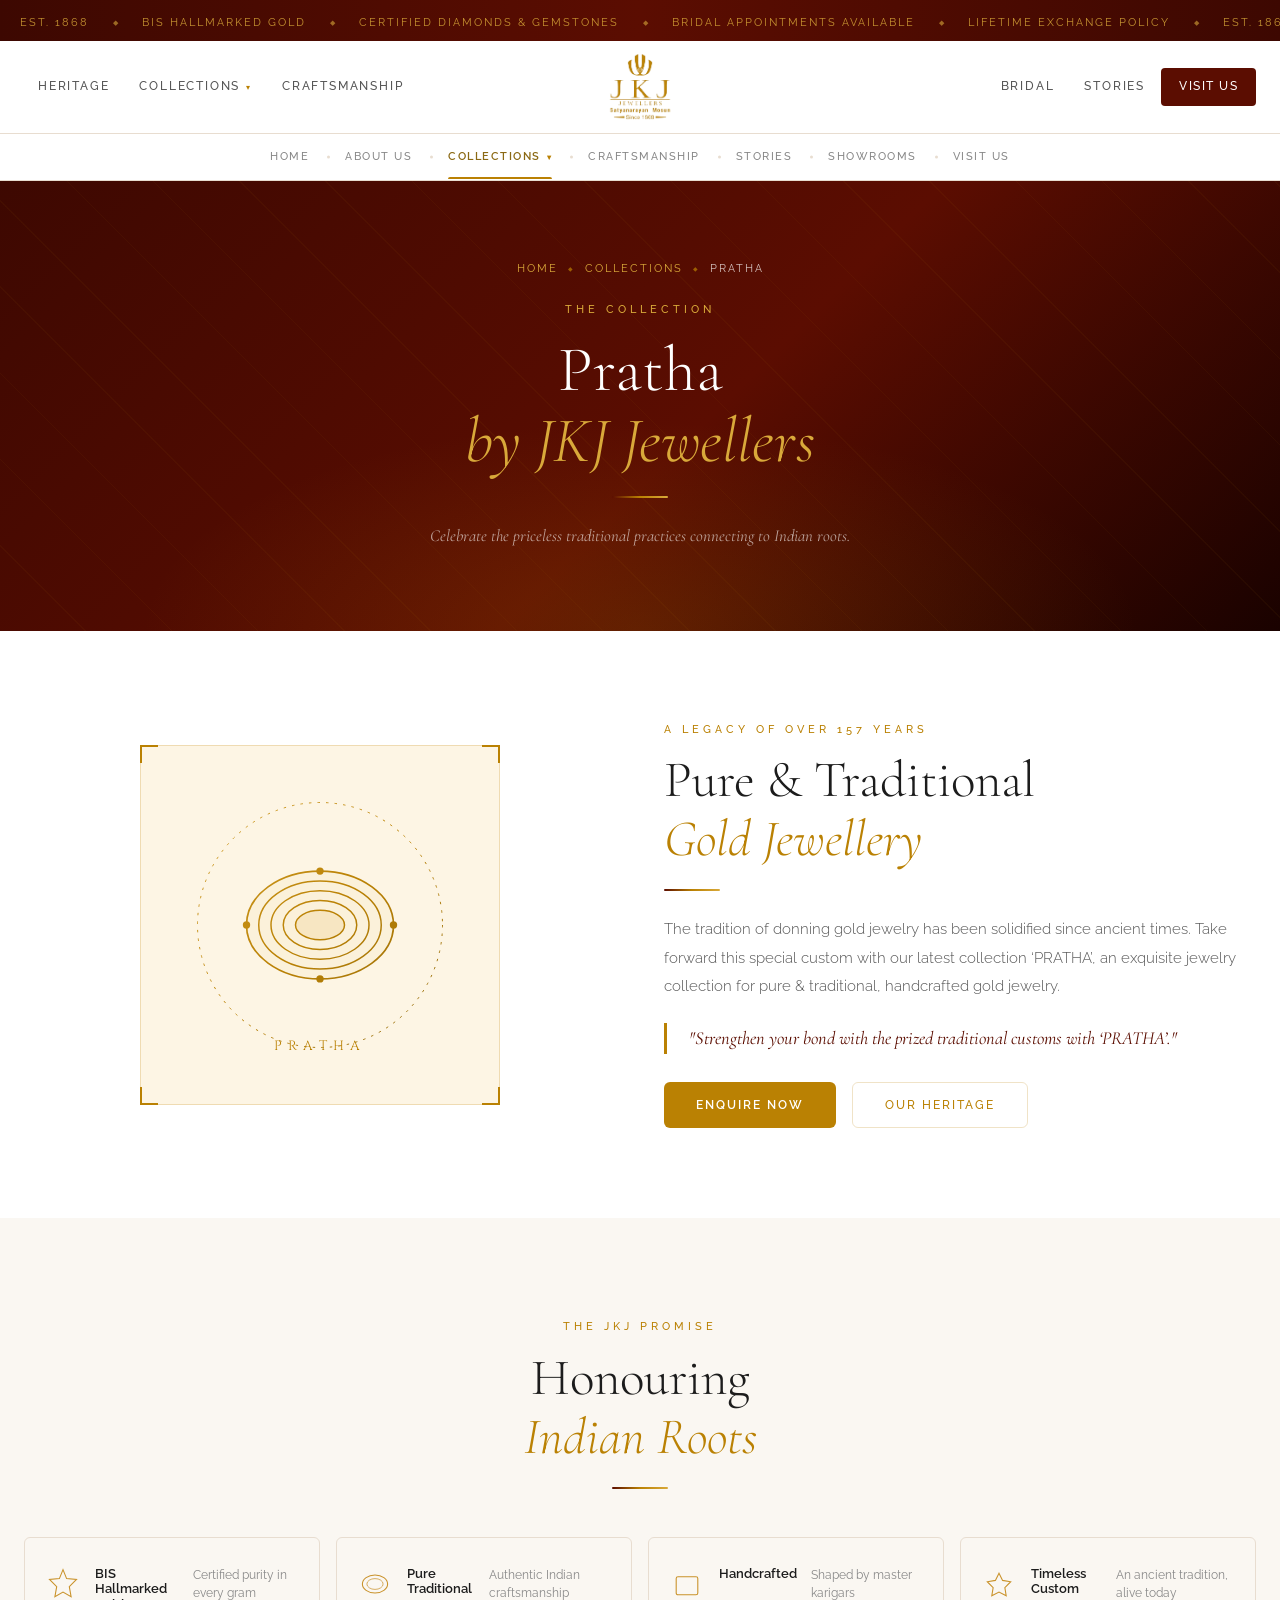
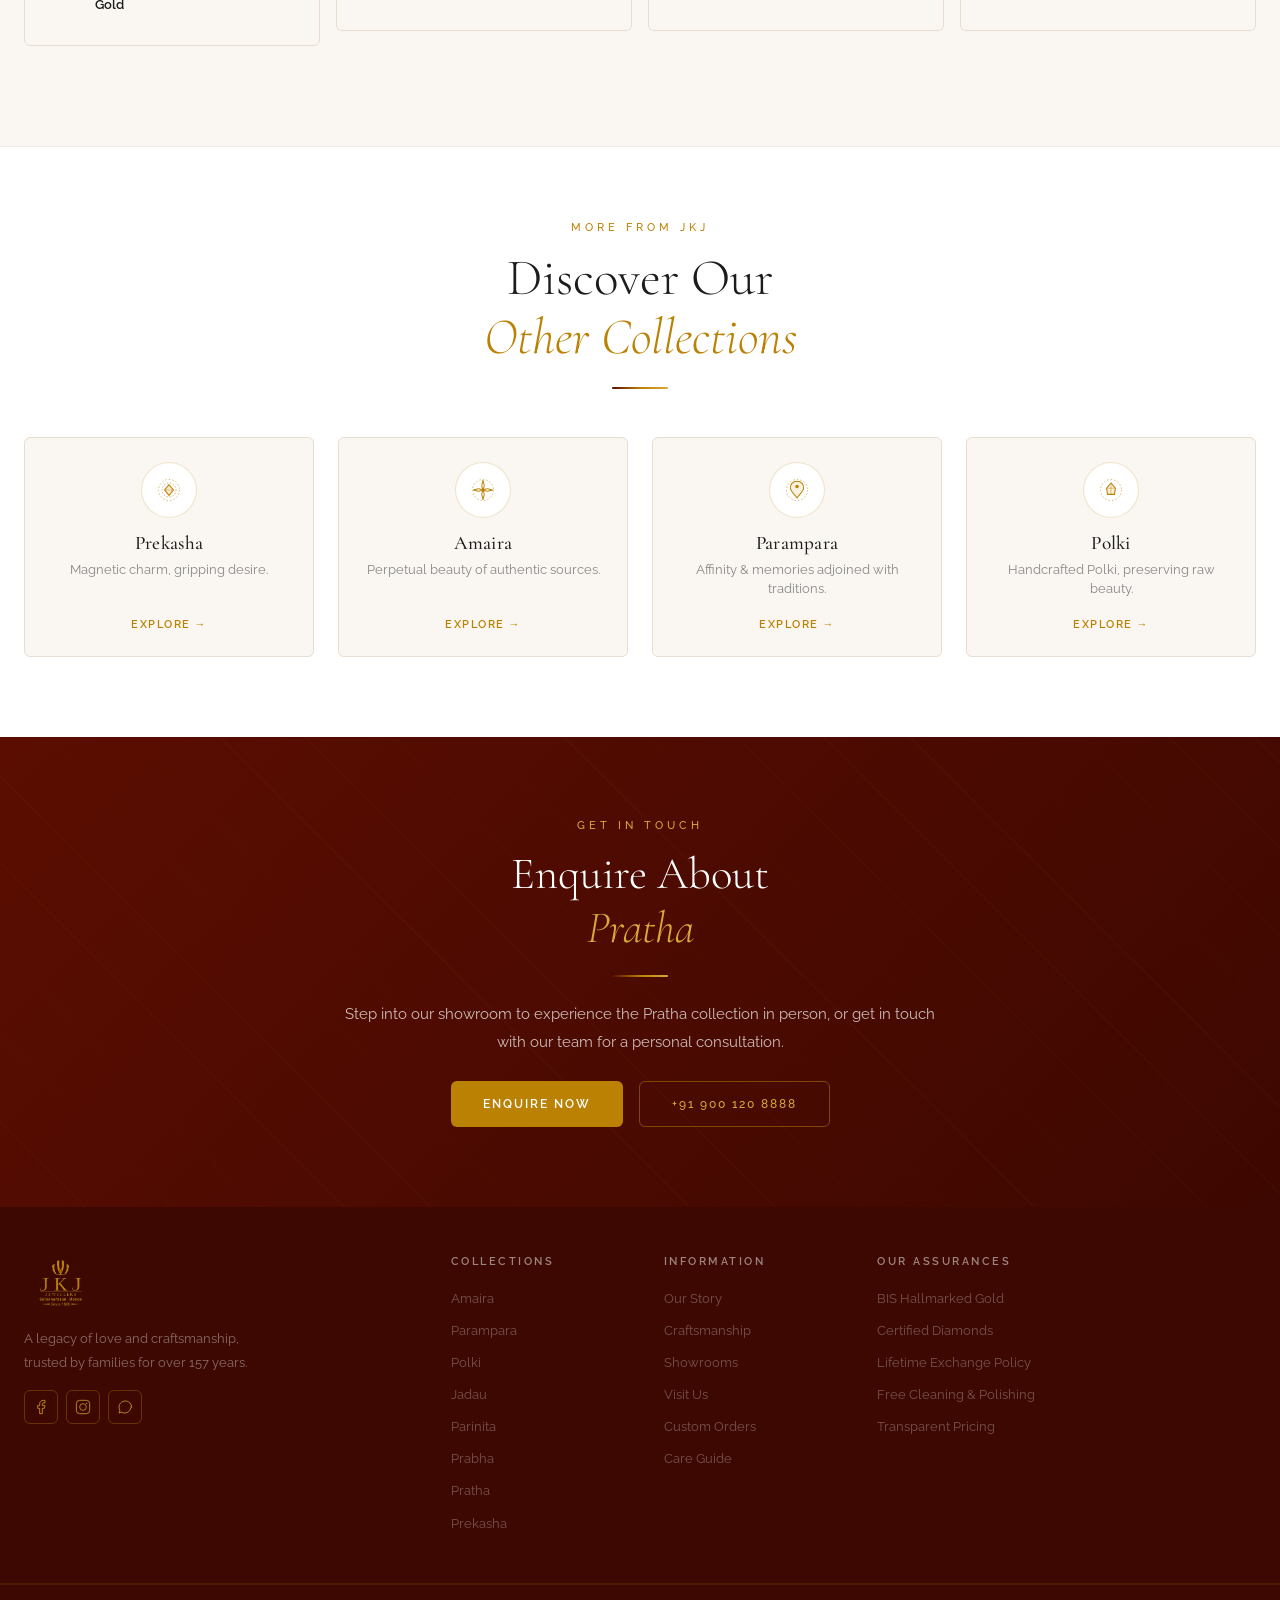
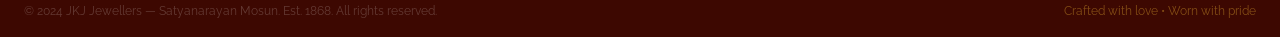
<file: pratha.html>
<!DOCTYPE html>
<html lang="en">
<head>
  <meta charset="UTF-8" />
  <meta name="viewport" content="width=device-width, initial-scale=1.0" />
  <title>Pratha by JKJ Jewellers — Traditional Gold Jewellery Collection</title>
  <meta name="description" content="Pratha — an exquisite jewelry collection for pure & traditional, handcrafted gold jewelry honouring Indian roots." />

  <link href="https://cdn.jsdelivr.net/npm/bootstrap@5.3.3/dist/css/bootstrap.min.css" rel="stylesheet" />
  <link rel="preconnect" href="https://fonts.googleapis.com" />
  <link rel="preconnect" href="https://fonts.gstatic.com" crossorigin />
  <link href="https://fonts.googleapis.com/css2?family=Cormorant+Garamond:ital,wght@0,300;0,400;0,500;0,600;1,300;1,400&family=Raleway:wght@300;400;500;600&family=Cinzel:wght@400;500;600&display=swap" rel="stylesheet" />
  <link rel="stylesheet" href="css/style.css" />
</head>
<body>

  <!-- HEADER -->
  <header class="site-header" id="siteHeader">
    <div class="announce-bar">
      <div class="announce-track">
        <span>Est. 1868</span><span class="announce-dot">&#9670;</span>
        <span>BIS Hallmarked Gold</span><span class="announce-dot">&#9670;</span>
        <span>Certified Diamonds &amp; Gemstones</span><span class="announce-dot">&#9670;</span>
        <span>Bridal Appointments Available</span><span class="announce-dot">&#9670;</span>
        <span>Lifetime Exchange Policy</span><span class="announce-dot">&#9670;</span>
        <span>Est. 1868</span><span class="announce-dot">&#9670;</span>
        <span>BIS Hallmarked Gold</span><span class="announce-dot">&#9670;</span>
        <span>Certified Diamonds &amp; Gemstones</span><span class="announce-dot">&#9670;</span>
        <span>Bridal Appointments Available</span><span class="announce-dot">&#9670;</span>
        <span>Lifetime Exchange Policy</span><span class="announce-dot">&#9670;</span>
      </div>
    </div>
    <div class="header-main">
      <div class="container-xxl px-3 px-md-4">
        <div class="hdr-inner">
          <nav class="hdr-nav hdr-nav--left">
            <a href="about.html" class="hdr-link">Heritage</a>
            <div class="hdr-dropdown">
              <a href="index.html#collections" class="hdr-link hdr-dropdown-toggle">Collections <span class="hdr-caret">&#9662;</span></a>
              <div class="hdr-dropdown-menu">
                <a href="amaira.html" class="hdr-dropdown-item">Amaira</a>
                <a href="parampara.html" class="hdr-dropdown-item">Parampara</a>
                <a href="polki.html" class="hdr-dropdown-item">Polki</a>
                <a href="jadau.html" class="hdr-dropdown-item">Jadau</a>
                <a href="parinita.html" class="hdr-dropdown-item">Parinita</a>
                <a href="prabha.html" class="hdr-dropdown-item">Prabha</a>
                <a href="pratha.html" class="hdr-dropdown-item">Pratha</a>
                <a href="prekasha.html" class="hdr-dropdown-item">Prekasha</a>
              </div>
            </div>
            <a href="index.html#craftsmanship" class="hdr-link">Craftsmanship</a>
          </nav>
          <a href="index.html" class="header-logo"><img src="logo.webp" alt="JKJ Jewellers" /></a>
          <nav class="hdr-nav hdr-nav--right">
            <a href="index.html#collections" class="hdr-link">Bridal</a>
            <a href="index.html#testimonials" class="hdr-link">Stories</a>
            <a href="contact.html" class="hdr-link hdr-link--cta">Visit Us</a>
          </nav>
          <button class="hdr-hamburger d-lg-none" id="hamburger" aria-label="Open menu"><span></span><span></span><span></span></button>
        </div>
      </div>
    </div>
    <div class="header-nav-wrap">
      <div class="container-xxl px-3 px-md-4">
        <nav class="cat-nav" id="catNav">
          <a href="index.html" class="cat-nav-item">Home</a>
          <a href="about.html" class="cat-nav-item">About Us</a>
          <div class="cat-nav-dropdown">
            <a href="index.html#collections" class="cat-nav-item active cat-nav-toggle">Collections <span class="cat-caret">&#9662;</span></a>
            <div class="cat-nav-menu">
              <a href="amaira.html" class="cat-menu-item">Amaira</a>
              <a href="parampara.html" class="cat-menu-item">Parampara</a>
              <a href="polki.html" class="cat-menu-item">Polki</a>
              <a href="jadau.html" class="cat-menu-item">Jadau</a>
              <a href="parinita.html" class="cat-menu-item">Parinita</a>
              <a href="prabha.html" class="cat-menu-item">Prabha</a>
              <a href="pratha.html" class="cat-menu-item">Pratha</a>
              <a href="prekasha.html" class="cat-menu-item">Prekasha</a>
            </div>
          </div>
          <a href="index.html#craftsmanship" class="cat-nav-item">Craftsmanship</a>
          <a href="index.html#testimonials" class="cat-nav-item">Stories</a>
          <a href="stores.html" class="cat-nav-item">Showrooms</a>
          <a href="contact.html" class="cat-nav-item">Visit Us</a>
        </nav>
      </div>
    </div>
    <div class="mobile-menu" id="mobileMenu">
      <a href="about.html">Heritage</a>
      <div class="mobile-submenu">
        <button class="mobile-submenu-toggle" type="button" aria-expanded="false"><span>Collections</span><span class="ms-caret">&#9662;</span></button>
        <div class="mobile-submenu-list">
          <a href="amaira.html">Amaira</a>
          <a href="parampara.html">Parampara</a>
          <a href="polki.html">Polki</a>
          <a href="jadau.html">Jadau</a>
          <a href="parinita.html">Parinita</a>
          <a href="prabha.html">Prabha</a>
          <a href="pratha.html">Pratha</a>
          <a href="prekasha.html">Prekasha</a>
        </div>
      </div>
      <a href="index.html#craftsmanship">Craftsmanship</a>
      <a href="index.html#collections">Bridal</a>
      <a href="index.html#testimonials">Stories</a>
      <a href="stores.html">Showrooms</a>
      <a href="contact.html">Visit Us</a>
    </div>
  </header>

  <!-- PAGE BANNER -->
  <section class="page-banner">
    <div class="page-banner-bg"></div>
    <div class="container-xxl px-3 px-md-4 position-relative">
      <div class="row justify-content-center text-center">
        <div class="col-lg-9">
          <nav class="pb-crumb" aria-label="breadcrumb">
            <a href="index.html">Home</a>
            <span class="pb-crumb-sep">&#9670;</span>
            <a href="index.html#collections">Collections</a>
            <span class="pb-crumb-sep">&#9670;</span>
            <span class="pb-crumb-current">Pratha</span>
          </nav>
          <p class="pb-eyebrow">The Collection</p>
          <h1 class="pb-title">Pratha<br /><em>by JKJ Jewellers</em></h1>
          <div class="gold-divider mx-auto"></div>
          <p class="pb-subtitle">Celebrate the priceless traditional practices connecting to Indian roots.</p>
        </div>
      </div>
    </div>
  </section>

  <!-- COLLECTION HERO -->
  <section class="coll-page-hero">
    <div class="container-xxl px-3 px-md-4">
      <div class="row align-items-center g-5">
        <div class="col-lg-6 reveal-left">
          <div class="heritage-frame mx-auto">
            <div class="heritage-frame-inner">
              <svg viewBox="0 0 240 240" fill="none" xmlns="http://www.w3.org/2000/svg" class="w-100">
                <defs>
                  <linearGradient id="ptG" x1="0" y1="0" x2="240" y2="240" gradientUnits="userSpaceOnUse">
                    <stop offset="0%" stop-color="#d9a93a"/>
                    <stop offset="50%" stop-color="#ba8103"/>
                    <stop offset="100%" stop-color="#8B6914"/>
                  </linearGradient>
                </defs>
                <!-- Traditional gold bangles stack -->
                <circle cx="120" cy="120" r="100" stroke="url(#ptG)" stroke-width="0.8" stroke-dasharray="2 5"/>
                <ellipse cx="120" cy="120" rx="60" ry="44" stroke="url(#ptG)" stroke-width="1.4" fill="rgba(217,169,58,0.06)"/>
                <ellipse cx="120" cy="120" rx="50" ry="36" stroke="url(#ptG)" stroke-width="1.2" fill="none"/>
                <ellipse cx="120" cy="120" rx="40" ry="28" stroke="url(#ptG)" stroke-width="1.2" fill="none"/>
                <ellipse cx="120" cy="120" rx="30" ry="20" stroke="url(#ptG)" stroke-width="1.2" fill="none"/>
                <ellipse cx="120" cy="120" rx="20" ry="12" stroke="url(#ptG)" stroke-width="1.2" fill="rgba(217,169,58,0.15)"/>
                <!-- Decoration dots -->
                <circle cx="120" cy="76" r="3" fill="url(#ptG)"/>
                <circle cx="120" cy="164" r="3" fill="url(#ptG)"/>
                <circle cx="60" cy="120" r="3" fill="url(#ptG)"/>
                <circle cx="180" cy="120" r="3" fill="url(#ptG)"/>
                <text x="120" y="222" text-anchor="middle" font-family="Cinzel,serif" font-size="11" fill="#ba8103" letter-spacing="5">PRATHA</text>
              </svg>
            </div>
            <div class="fc fc-tl"></div><div class="fc fc-tr"></div>
            <div class="fc fc-bl"></div><div class="fc fc-br"></div>
          </div>
        </div>
        <div class="col-lg-6 reveal-right">
          <p class="section-eyebrow">A Legacy of Over 157 Years</p>
          <h2 class="section-title">Pure &amp; Traditional<br /><em>Gold Jewellery</em></h2>
          <div class="gold-divider"></div>
          <p class="body-text">
            The tradition of donning gold jewelry has been solidified since ancient times. Take forward this special custom with our latest collection &lsquo;PRATHA&rsquo;, an exquisite jewelry collection for pure &amp; traditional, handcrafted gold jewelry.
          </p>
          <div class="coll-tagline-block">
            "Strengthen your bond with the prized traditional customs with &lsquo;PRATHA&rsquo;."
          </div>
          <div class="d-flex flex-wrap gap-3">
            <a href="contact.html" class="btn-primary-jkj">Enquire Now</a>
            <a href="about.html" class="btn-ghost-jkj">Our Heritage</a>
          </div>
        </div>
      </div>
    </div>
  </section>

  <!-- FEATURES -->
  <section class="about-philosophy py-section bg-cream">
    <div class="container-xxl px-3 px-md-4">
      <div class="text-center mb-5 reveal">
        <p class="section-eyebrow">The JKJ Promise</p>
        <h2 class="section-title">Honouring<br /><em>Indian Roots</em></h2>
        <div class="gold-divider mx-auto"></div>
      </div>
      <div class="row g-3">
        <div class="col-6 col-md-3 reveal">
          <div class="promise-card">
            <div class="promise-icon"><svg width="36" height="36" viewBox="0 0 40 40" fill="none"><path d="M20 4L24 14L35 15L27 23L29 34L20 29L11 34L13 23L5 15L16 14Z" stroke="#C9922A" stroke-width="1.2" fill="none"/></svg></div>
            <h6>BIS Hallmarked Gold</h6>
            <p>Certified purity in every gram</p>
          </div>
        </div>
        <div class="col-6 col-md-3 reveal" style="--delay:0.1s">
          <div class="promise-card">
            <div class="promise-icon"><svg width="36" height="36" viewBox="0 0 40 40" fill="none"><ellipse cx="20" cy="20" rx="14" ry="10" stroke="#C9922A" stroke-width="1.2" fill="none"/><ellipse cx="20" cy="20" rx="9" ry="6" stroke="#C9922A" stroke-width="0.8" fill="none"/></svg></div>
            <h6>Pure Traditional</h6>
            <p>Authentic Indian craftsmanship</p>
          </div>
        </div>
        <div class="col-6 col-md-3 reveal" style="--delay:0.2s">
          <div class="promise-card">
            <div class="promise-icon"><svg width="36" height="36" viewBox="0 0 40 40" fill="none"><rect x="8" y="12" width="24" height="20" rx="2" stroke="#C9922A" stroke-width="1.2" fill="none"/></svg></div>
            <h6>Handcrafted</h6>
            <p>Shaped by master karigars</p>
          </div>
        </div>
        <div class="col-6 col-md-3 reveal" style="--delay:0.3s">
          <div class="promise-card">
            <div class="promise-icon"><svg width="36" height="36" viewBox="0 0 40 40" fill="none"><path d="M20 8L24 16L33 17.5L26.5 24L28 33L20 29L12 33L13.5 24L7 17.5L16 16Z" stroke="#C9922A" stroke-width="1.2" fill="none"/></svg></div>
            <h6>Timeless Custom</h6>
            <p>An ancient tradition, alive today</p>
          </div>
        </div>
      </div>
    </div>
  </section>

  <!-- DISCOVER MORE -->
  <section class="coll-more">
    <div class="container-xxl px-3 px-md-4">
      <div class="text-center mb-5 reveal">
        <p class="section-eyebrow">More From JKJ</p>
        <h2 class="section-title">Discover Our<br /><em>Other Collections</em></h2>
        <div class="gold-divider mx-auto"></div>
      </div>
      <div class="row g-4">
        <div class="col-6 col-md-3 reveal">
          <a href="prekasha.html" class="coll-more-card">
            <div class="cmc-icon"><svg width="28" height="28" viewBox="0 0 32 32" fill="none"><circle cx="16" cy="16" r="12" stroke="#ba8103" stroke-width="0.7" stroke-dasharray="1.5 2.5"/><circle cx="16" cy="16" r="8" stroke="#ba8103" stroke-width="0.7" stroke-dasharray="1.5 2"/><polygon points="16,10 21,16 16,22 11,16" stroke="#ba8103" stroke-width="1.3" fill="rgba(217,169,58,0.22)"/><line x1="11" y1="16" x2="21" y2="16" stroke="#ba8103" stroke-width="0.5"/></svg></div>
            <h6>Prekasha</h6>
            <p>Magnetic charm, gripping desire.</p>
            <span class="cmc-arrow">Explore <span>&rarr;</span></span>
          </a>
        </div>
        <div class="col-6 col-md-3 reveal" style="--delay:0.08s">
          <a href="amaira.html" class="coll-more-card">
            <div class="cmc-icon"><svg width="28" height="28" viewBox="0 0 32 32" fill="none"><circle cx="16" cy="16" r="12" stroke="#ba8103" stroke-width="0.7" stroke-dasharray="1.5 2.5"/><path d="M16 5 Q19 11 16 17 Q13 11 16 5 Z" stroke="#ba8103" stroke-width="1.1" fill="rgba(217,169,58,0.15)"/><path d="M16 27 Q19 21 16 15 Q13 21 16 27 Z" stroke="#ba8103" stroke-width="1.1" fill="rgba(217,169,58,0.15)"/><path d="M5 16 Q11 13 17 16 Q11 19 5 16 Z" stroke="#ba8103" stroke-width="1.1" fill="rgba(217,169,58,0.15)"/><path d="M27 16 Q21 13 15 16 Q21 19 27 16 Z" stroke="#ba8103" stroke-width="1.1" fill="rgba(217,169,58,0.15)"/><circle cx="16" cy="16" r="2" fill="#ba8103"/></svg></div>
            <h6>Amaira</h6>
            <p>Perpetual beauty of authentic sources.</p>
            <span class="cmc-arrow">Explore <span>&rarr;</span></span>
          </a>
        </div>
        <div class="col-6 col-md-3 reveal" style="--delay:0.16s">
          <a href="parampara.html" class="coll-more-card">
            <div class="cmc-icon"><svg width="28" height="28" viewBox="0 0 32 32" fill="none"><circle cx="16" cy="16" r="12" stroke="#ba8103" stroke-width="0.7" stroke-dasharray="1.5 2.5"/><path d="M16 6 C21 6 24 10 23.5 14 C23 18 18 22 16 25 C14 22 9 18 8.5 14 C8 10 11 6 16 6 Z" stroke="#ba8103" stroke-width="1.2" fill="rgba(217,169,58,0.15)"/><circle cx="16" cy="12" r="2" fill="#ba8103"/></svg></div>
            <h6>Parampara</h6>
            <p>Affinity &amp; memories adjoined with traditions.</p>
            <span class="cmc-arrow">Explore <span>&rarr;</span></span>
          </a>
        </div>
        <div class="col-6 col-md-3 reveal" style="--delay:0.24s">
          <a href="polki.html" class="coll-more-card">
            <div class="cmc-icon"><svg width="28" height="28" viewBox="0 0 32 32" fill="none"><circle cx="16" cy="16" r="12" stroke="#ba8103" stroke-width="0.7" stroke-dasharray="1.5 2.5"/><polygon points="16,8 21,14 20,21 12,21 11,14" stroke="#ba8103" stroke-width="1.2" fill="rgba(217,169,58,0.18)"/><line x1="16" y1="8" x2="16" y2="21" stroke="#ba8103" stroke-width="0.5"/><line x1="11" y1="14" x2="21" y2="14" stroke="#ba8103" stroke-width="0.5"/></svg></div>
            <h6>Polki</h6>
            <p>Handcrafted Polki, preserving raw beauty.</p>
            <span class="cmc-arrow">Explore <span>&rarr;</span></span>
          </a>
        </div>
      </div>
    </div>
  </section>

  <!-- ENQUIRE -->
  <section class="coll-enquire">
    <div class="container-xxl px-3 px-md-4 position-relative">
      <div class="row justify-content-center text-center">
        <div class="col-lg-9 reveal">
          <p class="section-eyebrow">Get In Touch</p>
          <h2 class="enquire-title">Enquire About<br /><em>Pratha</em></h2>
          <div class="gold-divider mx-auto"></div>
          <p class="enquire-text">Step into our showroom to experience the Pratha collection in person, or get in touch with our team for a personal consultation.</p>
          <div class="d-flex flex-wrap justify-content-center gap-3 mt-4">
            <a href="contact.html" class="btn-primary-jkj">Enquire Now</a>
            <a href="tel:+919001208888" class="btn-ghost-jkj">+91 900 120 8888</a>
          </div>
        </div>
      </div>
    </div>
  </section>

  <!-- FOOTER -->
  <footer class="site-footer">
    <div class="footer-body">
      <div class="container-xxl px-3 px-md-4 py-5">
        <div class="row g-5">
          <div class="col-lg-4">
            <img src="logo.webp" alt="JKJ Jewellers" class="footer-logo mb-3" />
            <p class="footer-desc">A legacy of love and craftsmanship, trusted by families for over 157 years.</p>
            <div class="d-flex gap-2 mt-3">
              <a href="#" class="social-btn" aria-label="Facebook"><svg width="16" height="16" viewBox="0 0 24 24" fill="none"><path d="M18 2H15C13.7 2 12.4 2.5 11.5 3.5C10.5 4.5 10 5.7 10 7V10H7V14H10V22H14V14H17L18 10H14V7C14 6.4 14.5 5.9 15 5.9H18V2Z" stroke="#C9922A" stroke-width="1.3" fill="none"/></svg></a>
              <a href="#" class="social-btn" aria-label="Instagram"><svg width="16" height="16" viewBox="0 0 24 24" fill="none"><rect x="2" y="2" width="20" height="20" rx="5" stroke="#C9922A" stroke-width="1.3" fill="none"/><circle cx="12" cy="12" r="5" stroke="#C9922A" stroke-width="1.2"/><circle cx="17.5" cy="6.5" r="1" fill="#C9922A"/></svg></a>
              <a href="#" class="social-btn" aria-label="WhatsApp"><svg width="16" height="16" viewBox="0 0 24 24" fill="none"><path d="M21 11.5C21 16.8 16.7 21 11.5 21C9.8 21 8.2 20.5 6.8 19.7L3 21L4.3 17.2C3.5 15.8 3 14.2 3 12.5C3 7.2 7.2 3 12.5 3C17.8 3 22 7.2 22 12.5" stroke="#C9922A" stroke-width="1.3" stroke-linecap="round" fill="none"/></svg></a>
            </div>
          </div>
          <div class="col-6 col-md-4 col-lg-2">
            <h6 class="footer-heading">Collections</h6>
            <ul class="footer-links">
              <li><a href="amaira.html">Amaira</a></li>
              <li><a href="parampara.html">Parampara</a></li>
              <li><a href="polki.html">Polki</a></li>
              <li><a href="jadau.html">Jadau</a></li>
              <li><a href="parinita.html">Parinita</a></li>
              <li><a href="prabha.html">Prabha</a></li>
              <li><a href="pratha.html">Pratha</a></li>
              <li><a href="prekasha.html">Prekasha</a></li>
            </ul>
          </div>
          <div class="col-6 col-md-4 col-lg-2">
            <h6 class="footer-heading">Information</h6>
            <ul class="footer-links">
              <li><a href="about.html">Our Story</a></li>
              <li><a href="index.html#craftsmanship">Craftsmanship</a></li>
              <li><a href="stores.html">Showrooms</a></li>
              <li><a href="contact.html">Visit Us</a></li>
              <li><a href="contact.html">Custom Orders</a></li>
              <li><a href="contact.html">Care Guide</a></li>
            </ul>
          </div>
          <div class="col-md-4 col-lg-4">
            <h6 class="footer-heading">Our Assurances</h6>
            <ul class="footer-links">
              <li>BIS Hallmarked Gold</li>
              <li>Certified Diamonds</li>
              <li>Lifetime Exchange Policy</li>
              <li>Free Cleaning &amp; Polishing</li>
              <li>Transparent Pricing</li>
            </ul>
          </div>
        </div>
      </div>
    </div>
    <div class="footer-bottom">
      <div class="container-xxl px-3 px-md-4">
        <div class="d-flex flex-column flex-md-row justify-content-between align-items-center gap-2 py-3">
          <p class="mb-0">&copy; 2024 JKJ Jewellers &mdash; Satyanarayan Mosun. Est. 1868. All rights reserved.</p>
          <p class="mb-0 footer-tagline">Crafted with love &bull; Worn with pride</p>
        </div>
      </div>
    </div>
  </footer>

  <button class="scroll-top-btn" id="scrollTop" aria-label="Back to top">
    <svg width="18" height="18" viewBox="0 0 20 20" fill="none"><path d="M10 16V4M4 10L10 4L16 10" stroke="white" stroke-width="1.8" stroke-linecap="round" stroke-linejoin="round"/></svg>
  </button>

  <script src="https://cdn.jsdelivr.net/npm/bootstrap@5.3.3/dist/js/bootstrap.bundle.min.js"></script>
  <script src="js/main.js"></script>
</body>
</html>
</file>
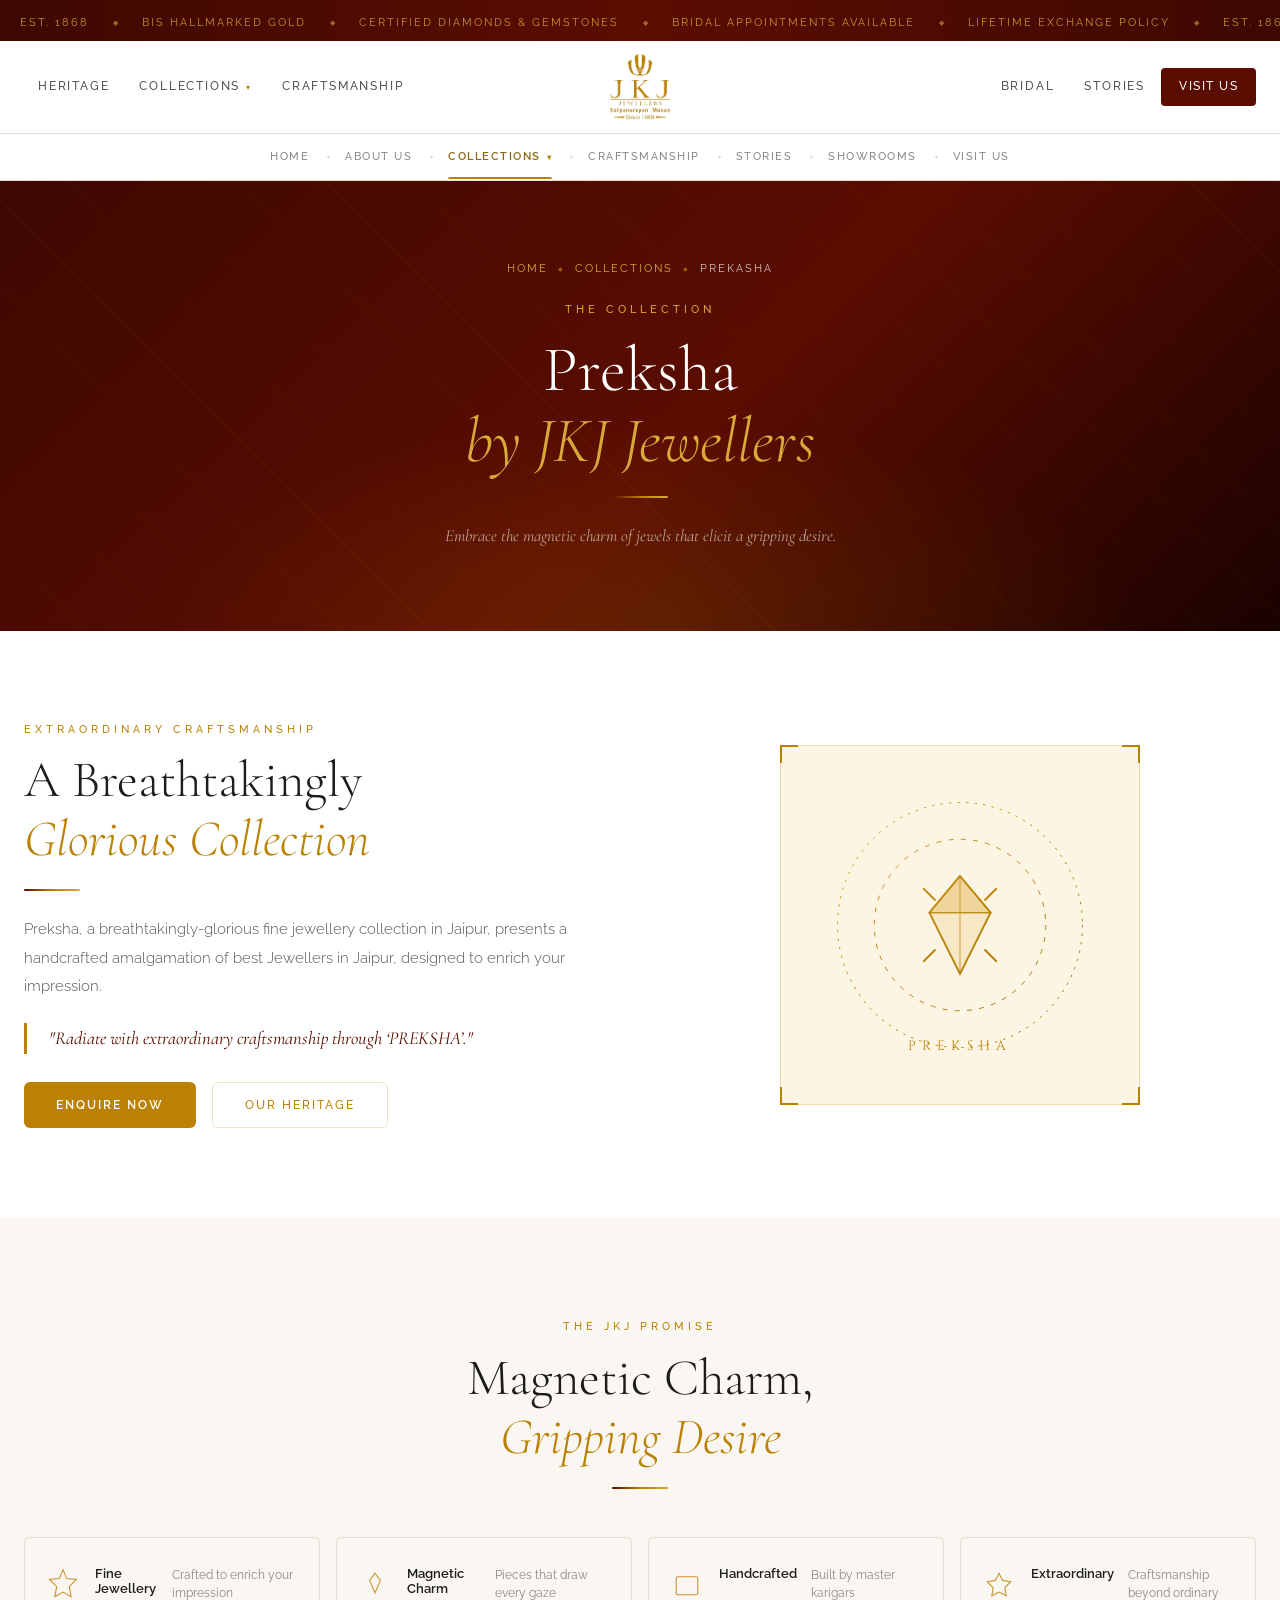
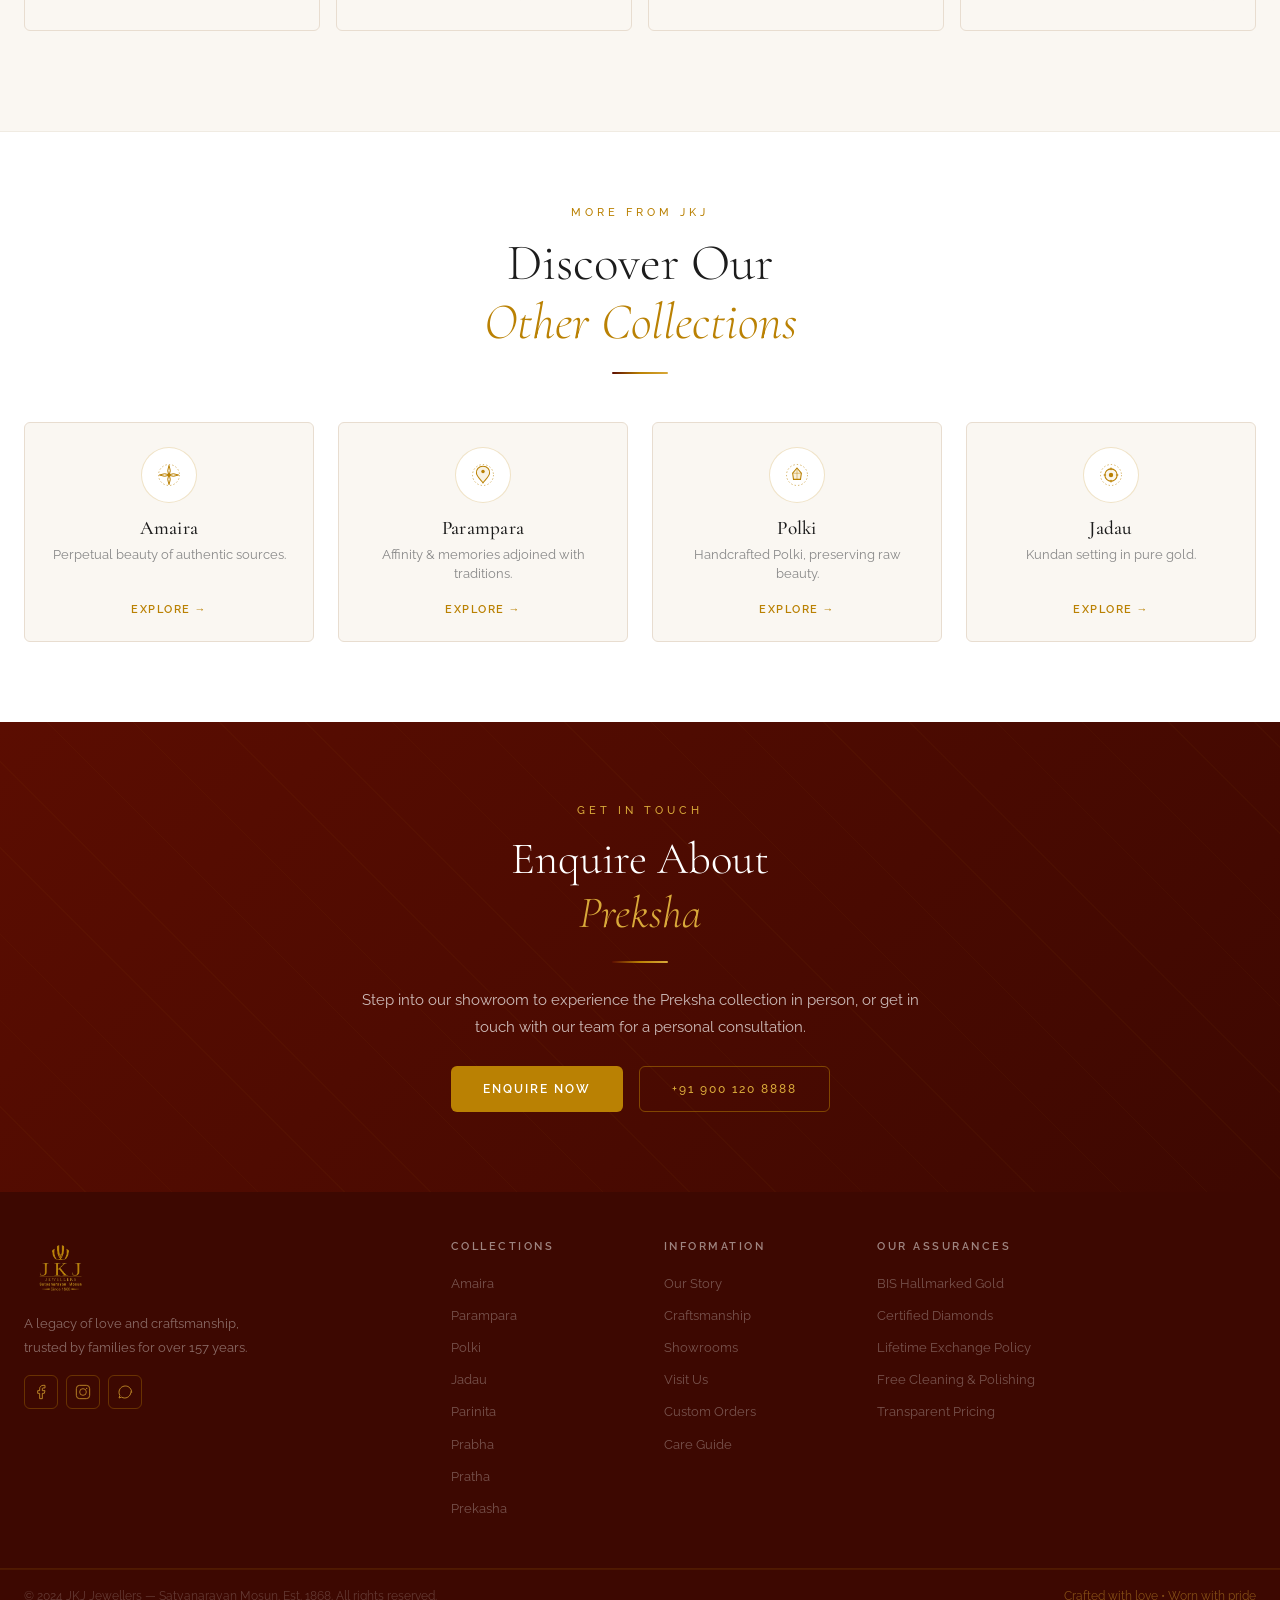
<file: prekasha.html>
<!DOCTYPE html>
<html lang="en">
<head>
  <meta charset="UTF-8" />
  <meta name="viewport" content="width=device-width, initial-scale=1.0" />
  <title>Prekasha by JKJ Jewellers — Handcrafted Fine Jewellery Collection</title>
  <meta name="description" content="Preksha — a breathtakingly-glorious fine jewellery collection in Jaipur, designed to enrich your impression." />

  <link href="https://cdn.jsdelivr.net/npm/bootstrap@5.3.3/dist/css/bootstrap.min.css" rel="stylesheet" />
  <link rel="preconnect" href="https://fonts.googleapis.com" />
  <link rel="preconnect" href="https://fonts.gstatic.com" crossorigin />
  <link href="https://fonts.googleapis.com/css2?family=Cormorant+Garamond:ital,wght@0,300;0,400;0,500;0,600;1,300;1,400&family=Raleway:wght@300;400;500;600&family=Cinzel:wght@400;500;600&display=swap" rel="stylesheet" />
  <link rel="stylesheet" href="css/style.css" />
</head>
<body>

  <!-- HEADER -->
  <header class="site-header" id="siteHeader">
    <div class="announce-bar">
      <div class="announce-track">
        <span>Est. 1868</span><span class="announce-dot">&#9670;</span>
        <span>BIS Hallmarked Gold</span><span class="announce-dot">&#9670;</span>
        <span>Certified Diamonds &amp; Gemstones</span><span class="announce-dot">&#9670;</span>
        <span>Bridal Appointments Available</span><span class="announce-dot">&#9670;</span>
        <span>Lifetime Exchange Policy</span><span class="announce-dot">&#9670;</span>
        <span>Est. 1868</span><span class="announce-dot">&#9670;</span>
        <span>BIS Hallmarked Gold</span><span class="announce-dot">&#9670;</span>
        <span>Certified Diamonds &amp; Gemstones</span><span class="announce-dot">&#9670;</span>
        <span>Bridal Appointments Available</span><span class="announce-dot">&#9670;</span>
        <span>Lifetime Exchange Policy</span><span class="announce-dot">&#9670;</span>
      </div>
    </div>
    <div class="header-main">
      <div class="container-xxl px-3 px-md-4">
        <div class="hdr-inner">
          <nav class="hdr-nav hdr-nav--left">
            <a href="about.html" class="hdr-link">Heritage</a>
            <div class="hdr-dropdown">
              <a href="index.html#collections" class="hdr-link hdr-dropdown-toggle">Collections <span class="hdr-caret">&#9662;</span></a>
              <div class="hdr-dropdown-menu">
                <a href="amaira.html" class="hdr-dropdown-item">Amaira</a>
                <a href="parampara.html" class="hdr-dropdown-item">Parampara</a>
                <a href="polki.html" class="hdr-dropdown-item">Polki</a>
                <a href="jadau.html" class="hdr-dropdown-item">Jadau</a>
                <a href="parinita.html" class="hdr-dropdown-item">Parinita</a>
                <a href="prabha.html" class="hdr-dropdown-item">Prabha</a>
                <a href="pratha.html" class="hdr-dropdown-item">Pratha</a>
                <a href="prekasha.html" class="hdr-dropdown-item">Prekasha</a>
              </div>
            </div>
            <a href="index.html#craftsmanship" class="hdr-link">Craftsmanship</a>
          </nav>
          <a href="index.html" class="header-logo"><img src="logo.webp" alt="JKJ Jewellers" /></a>
          <nav class="hdr-nav hdr-nav--right">
            <a href="index.html#collections" class="hdr-link">Bridal</a>
            <a href="index.html#testimonials" class="hdr-link">Stories</a>
            <a href="contact.html" class="hdr-link hdr-link--cta">Visit Us</a>
          </nav>
          <button class="hdr-hamburger d-lg-none" id="hamburger" aria-label="Open menu"><span></span><span></span><span></span></button>
        </div>
      </div>
    </div>
    <div class="header-nav-wrap">
      <div class="container-xxl px-3 px-md-4">
        <nav class="cat-nav" id="catNav">
          <a href="index.html" class="cat-nav-item">Home</a>
          <a href="about.html" class="cat-nav-item">About Us</a>
          <div class="cat-nav-dropdown">
            <a href="index.html#collections" class="cat-nav-item active cat-nav-toggle">Collections <span class="cat-caret">&#9662;</span></a>
            <div class="cat-nav-menu">
              <a href="amaira.html" class="cat-menu-item">Amaira</a>
              <a href="parampara.html" class="cat-menu-item">Parampara</a>
              <a href="polki.html" class="cat-menu-item">Polki</a>
              <a href="jadau.html" class="cat-menu-item">Jadau</a>
              <a href="parinita.html" class="cat-menu-item">Parinita</a>
              <a href="prabha.html" class="cat-menu-item">Prabha</a>
              <a href="pratha.html" class="cat-menu-item">Pratha</a>
              <a href="prekasha.html" class="cat-menu-item">Prekasha</a>
            </div>
          </div>
          <a href="index.html#craftsmanship" class="cat-nav-item">Craftsmanship</a>
          <a href="index.html#testimonials" class="cat-nav-item">Stories</a>
          <a href="stores.html" class="cat-nav-item">Showrooms</a>
          <a href="contact.html" class="cat-nav-item">Visit Us</a>
        </nav>
      </div>
    </div>
    <div class="mobile-menu" id="mobileMenu">
      <a href="about.html">Heritage</a>
      <div class="mobile-submenu">
        <button class="mobile-submenu-toggle" type="button" aria-expanded="false"><span>Collections</span><span class="ms-caret">&#9662;</span></button>
        <div class="mobile-submenu-list">
          <a href="amaira.html">Amaira</a>
          <a href="parampara.html">Parampara</a>
          <a href="polki.html">Polki</a>
          <a href="jadau.html">Jadau</a>
          <a href="parinita.html">Parinita</a>
          <a href="prabha.html">Prabha</a>
          <a href="pratha.html">Pratha</a>
          <a href="prekasha.html">Prekasha</a>
        </div>
      </div>
      <a href="index.html#craftsmanship">Craftsmanship</a>
      <a href="index.html#collections">Bridal</a>
      <a href="index.html#testimonials">Stories</a>
      <a href="stores.html">Showrooms</a>
      <a href="contact.html">Visit Us</a>
    </div>
  </header>

  <!-- PAGE BANNER -->
  <section class="page-banner">
    <div class="page-banner-bg"></div>
    <div class="container-xxl px-3 px-md-4 position-relative">
      <div class="row justify-content-center text-center">
        <div class="col-lg-9">
          <nav class="pb-crumb" aria-label="breadcrumb">
            <a href="index.html">Home</a>
            <span class="pb-crumb-sep">&#9670;</span>
            <a href="index.html#collections">Collections</a>
            <span class="pb-crumb-sep">&#9670;</span>
            <span class="pb-crumb-current">Prekasha</span>
          </nav>
          <p class="pb-eyebrow">The Collection</p>
          <h1 class="pb-title">Preksha<br /><em>by JKJ Jewellers</em></h1>
          <div class="gold-divider mx-auto"></div>
          <p class="pb-subtitle">Embrace the magnetic charm of jewels that elicit a gripping desire.</p>
        </div>
      </div>
    </div>
  </section>

  <!-- COLLECTION HERO -->
  <section class="coll-page-hero">
    <div class="container-xxl px-3 px-md-4">
      <div class="row align-items-center g-5">
        <div class="col-lg-6 reveal-left order-lg-2">
          <div class="heritage-frame mx-auto">
            <div class="heritage-frame-inner">
              <svg viewBox="0 0 240 240" fill="none" xmlns="http://www.w3.org/2000/svg" class="w-100">
                <defs>
                  <linearGradient id="pkG" x1="0" y1="0" x2="240" y2="240" gradientUnits="userSpaceOnUse">
                    <stop offset="0%" stop-color="#d9a93a"/>
                    <stop offset="50%" stop-color="#ba8103"/>
                    <stop offset="100%" stop-color="#8B6914"/>
                  </linearGradient>
                </defs>
                <!-- Solitaire / magnetic charm -->
                <circle cx="120" cy="120" r="100" stroke="url(#pkG)" stroke-width="0.8" stroke-dasharray="2 5"/>
                <!-- Outer halo -->
                <circle cx="120" cy="120" r="70" stroke="url(#pkG)" stroke-width="0.8" stroke-dasharray="4 6"/>
                <!-- Setting prongs -->
                <line x1="90" y1="90" x2="100" y2="100" stroke="url(#pkG)" stroke-width="1.5"/>
                <line x1="150" y1="90" x2="140" y2="100" stroke="url(#pkG)" stroke-width="1.5"/>
                <line x1="90" y1="150" x2="100" y2="140" stroke="url(#pkG)" stroke-width="1.5"/>
                <line x1="150" y1="150" x2="140" y2="140" stroke="url(#pkG)" stroke-width="1.5"/>
                <!-- Solitaire facets -->
                <polygon points="120,80 145,110 120,160 95,110" stroke="url(#pkG)" stroke-width="1.5" fill="rgba(217,169,58,0.18)"/>
                <polygon points="120,80 145,110 95,110" stroke="url(#pkG)" stroke-width="1" fill="rgba(217,169,58,0.3)"/>
                <line x1="120" y1="80" x2="120" y2="160" stroke="url(#pkG)" stroke-width="0.6"/>
                <line x1="95" y1="110" x2="145" y2="110" stroke="url(#pkG)" stroke-width="0.6"/>
                <text x="120" y="222" text-anchor="middle" font-family="Cinzel,serif" font-size="11" fill="#ba8103" letter-spacing="5">PREKSHA</text>
              </svg>
            </div>
            <div class="fc fc-tl"></div><div class="fc fc-tr"></div>
            <div class="fc fc-bl"></div><div class="fc fc-br"></div>
          </div>
        </div>
        <div class="col-lg-6 reveal-right order-lg-1">
          <p class="section-eyebrow">Extraordinary Craftsmanship</p>
          <h2 class="section-title">A Breathtakingly<br /><em>Glorious Collection</em></h2>
          <div class="gold-divider"></div>
          <p class="body-text">
            Preksha, a breathtakingly-glorious fine jewellery collection in Jaipur, presents a handcrafted amalgamation of best Jewellers in Jaipur, designed to enrich your impression.
          </p>
          <div class="coll-tagline-block">
            "Radiate with extraordinary craftsmanship through &lsquo;PREKSHA&rsquo;."
          </div>
          <div class="d-flex flex-wrap gap-3">
            <a href="contact.html" class="btn-primary-jkj">Enquire Now</a>
            <a href="about.html" class="btn-ghost-jkj">Our Heritage</a>
          </div>
        </div>
      </div>
    </div>
  </section>

  <!-- FEATURES -->
  <section class="about-philosophy py-section bg-cream">
    <div class="container-xxl px-3 px-md-4">
      <div class="text-center mb-5 reveal">
        <p class="section-eyebrow">The JKJ Promise</p>
        <h2 class="section-title">Magnetic Charm,<br /><em>Gripping Desire</em></h2>
        <div class="gold-divider mx-auto"></div>
      </div>
      <div class="row g-3">
        <div class="col-6 col-md-3 reveal">
          <div class="promise-card">
            <div class="promise-icon"><svg width="36" height="36" viewBox="0 0 40 40" fill="none"><path d="M20 4L24 14L35 15L27 23L29 34L20 29L11 34L13 23L5 15L16 14Z" stroke="#C9922A" stroke-width="1.2" fill="none"/></svg></div>
            <h6>Fine Jewellery</h6>
            <p>Crafted to enrich your impression</p>
          </div>
        </div>
        <div class="col-6 col-md-3 reveal" style="--delay:0.1s">
          <div class="promise-card">
            <div class="promise-icon"><svg width="36" height="36" viewBox="0 0 40 40" fill="none"><polygon points="20,8 26,16 20,30 14,16" stroke="#C9922A" stroke-width="1.2" fill="none"/></svg></div>
            <h6>Magnetic Charm</h6>
            <p>Pieces that draw every gaze</p>
          </div>
        </div>
        <div class="col-6 col-md-3 reveal" style="--delay:0.2s">
          <div class="promise-card">
            <div class="promise-icon"><svg width="36" height="36" viewBox="0 0 40 40" fill="none"><rect x="8" y="12" width="24" height="20" rx="2" stroke="#C9922A" stroke-width="1.2" fill="none"/></svg></div>
            <h6>Handcrafted</h6>
            <p>Built by master karigars</p>
          </div>
        </div>
        <div class="col-6 col-md-3 reveal" style="--delay:0.3s">
          <div class="promise-card">
            <div class="promise-icon"><svg width="36" height="36" viewBox="0 0 40 40" fill="none"><path d="M20 8L24 16L33 17.5L26.5 24L28 33L20 29L12 33L13.5 24L7 17.5L16 16Z" stroke="#C9922A" stroke-width="1.2" fill="none"/></svg></div>
            <h6>Extraordinary</h6>
            <p>Craftsmanship beyond ordinary</p>
          </div>
        </div>
      </div>
    </div>
  </section>

  <!-- DISCOVER MORE -->
  <section class="coll-more">
    <div class="container-xxl px-3 px-md-4">
      <div class="text-center mb-5 reveal">
        <p class="section-eyebrow">More From JKJ</p>
        <h2 class="section-title">Discover Our<br /><em>Other Collections</em></h2>
        <div class="gold-divider mx-auto"></div>
      </div>
      <div class="row g-4">
        <div class="col-6 col-md-3 reveal">
          <a href="amaira.html" class="coll-more-card">
            <div class="cmc-icon"><svg width="28" height="28" viewBox="0 0 32 32" fill="none"><circle cx="16" cy="16" r="12" stroke="#ba8103" stroke-width="0.7" stroke-dasharray="1.5 2.5"/><path d="M16 5 Q19 11 16 17 Q13 11 16 5 Z" stroke="#ba8103" stroke-width="1.1" fill="rgba(217,169,58,0.15)"/><path d="M16 27 Q19 21 16 15 Q13 21 16 27 Z" stroke="#ba8103" stroke-width="1.1" fill="rgba(217,169,58,0.15)"/><path d="M5 16 Q11 13 17 16 Q11 19 5 16 Z" stroke="#ba8103" stroke-width="1.1" fill="rgba(217,169,58,0.15)"/><path d="M27 16 Q21 13 15 16 Q21 19 27 16 Z" stroke="#ba8103" stroke-width="1.1" fill="rgba(217,169,58,0.15)"/><circle cx="16" cy="16" r="2" fill="#ba8103"/></svg></div>
            <h6>Amaira</h6>
            <p>Perpetual beauty of authentic sources.</p>
            <span class="cmc-arrow">Explore <span>&rarr;</span></span>
          </a>
        </div>
        <div class="col-6 col-md-3 reveal" style="--delay:0.08s">
          <a href="parampara.html" class="coll-more-card">
            <div class="cmc-icon"><svg width="28" height="28" viewBox="0 0 32 32" fill="none"><circle cx="16" cy="16" r="12" stroke="#ba8103" stroke-width="0.7" stroke-dasharray="1.5 2.5"/><path d="M16 6 C21 6 24 10 23.5 14 C23 18 18 22 16 25 C14 22 9 18 8.5 14 C8 10 11 6 16 6 Z" stroke="#ba8103" stroke-width="1.2" fill="rgba(217,169,58,0.15)"/><circle cx="16" cy="12" r="2" fill="#ba8103"/></svg></div>
            <h6>Parampara</h6>
            <p>Affinity &amp; memories adjoined with traditions.</p>
            <span class="cmc-arrow">Explore <span>&rarr;</span></span>
          </a>
        </div>
        <div class="col-6 col-md-3 reveal" style="--delay:0.16s">
          <a href="polki.html" class="coll-more-card">
            <div class="cmc-icon"><svg width="28" height="28" viewBox="0 0 32 32" fill="none"><circle cx="16" cy="16" r="12" stroke="#ba8103" stroke-width="0.7" stroke-dasharray="1.5 2.5"/><polygon points="16,8 21,14 20,21 12,21 11,14" stroke="#ba8103" stroke-width="1.2" fill="rgba(217,169,58,0.18)"/><line x1="16" y1="8" x2="16" y2="21" stroke="#ba8103" stroke-width="0.5"/><line x1="11" y1="14" x2="21" y2="14" stroke="#ba8103" stroke-width="0.5"/></svg></div>
            <h6>Polki</h6>
            <p>Handcrafted Polki, preserving raw beauty.</p>
            <span class="cmc-arrow">Explore <span>&rarr;</span></span>
          </a>
        </div>
        <div class="col-6 col-md-3 reveal" style="--delay:0.24s">
          <a href="jadau.html" class="coll-more-card">
            <div class="cmc-icon"><svg width="28" height="28" viewBox="0 0 32 32" fill="none"><circle cx="16" cy="16" r="12" stroke="#ba8103" stroke-width="0.7" stroke-dasharray="1.5 2.5"/><circle cx="16" cy="16" r="7" stroke="#ba8103" stroke-width="1.2" fill="rgba(217,169,58,0.1)"/><circle cx="16" cy="16" r="2.5" fill="#ba8103"/><circle cx="16" cy="9" r="1.5" fill="#ba8103" fill-opacity="0.6"/><circle cx="16" cy="23" r="1.5" fill="#ba8103" fill-opacity="0.6"/><circle cx="9" cy="16" r="1.5" fill="#ba8103" fill-opacity="0.6"/><circle cx="23" cy="16" r="1.5" fill="#ba8103" fill-opacity="0.6"/></svg></div>
            <h6>Jadau</h6>
            <p>Kundan setting in pure gold.</p>
            <span class="cmc-arrow">Explore <span>&rarr;</span></span>
          </a>
        </div>
      </div>
    </div>
  </section>

  <!-- ENQUIRE -->
  <section class="coll-enquire">
    <div class="container-xxl px-3 px-md-4 position-relative">
      <div class="row justify-content-center text-center">
        <div class="col-lg-9 reveal">
          <p class="section-eyebrow">Get In Touch</p>
          <h2 class="enquire-title">Enquire About<br /><em>Preksha</em></h2>
          <div class="gold-divider mx-auto"></div>
          <p class="enquire-text">Step into our showroom to experience the Preksha collection in person, or get in touch with our team for a personal consultation.</p>
          <div class="d-flex flex-wrap justify-content-center gap-3 mt-4">
            <a href="contact.html" class="btn-primary-jkj">Enquire Now</a>
            <a href="tel:+919001208888" class="btn-ghost-jkj">+91 900 120 8888</a>
          </div>
        </div>
      </div>
    </div>
  </section>

  <!-- FOOTER -->
  <footer class="site-footer">
    <div class="footer-body">
      <div class="container-xxl px-3 px-md-4 py-5">
        <div class="row g-5">
          <div class="col-lg-4">
            <img src="logo.webp" alt="JKJ Jewellers" class="footer-logo mb-3" />
            <p class="footer-desc">A legacy of love and craftsmanship, trusted by families for over 157 years.</p>
            <div class="d-flex gap-2 mt-3">
              <a href="#" class="social-btn" aria-label="Facebook"><svg width="16" height="16" viewBox="0 0 24 24" fill="none"><path d="M18 2H15C13.7 2 12.4 2.5 11.5 3.5C10.5 4.5 10 5.7 10 7V10H7V14H10V22H14V14H17L18 10H14V7C14 6.4 14.5 5.9 15 5.9H18V2Z" stroke="#C9922A" stroke-width="1.3" fill="none"/></svg></a>
              <a href="#" class="social-btn" aria-label="Instagram"><svg width="16" height="16" viewBox="0 0 24 24" fill="none"><rect x="2" y="2" width="20" height="20" rx="5" stroke="#C9922A" stroke-width="1.3" fill="none"/><circle cx="12" cy="12" r="5" stroke="#C9922A" stroke-width="1.2"/><circle cx="17.5" cy="6.5" r="1" fill="#C9922A"/></svg></a>
              <a href="#" class="social-btn" aria-label="WhatsApp"><svg width="16" height="16" viewBox="0 0 24 24" fill="none"><path d="M21 11.5C21 16.8 16.7 21 11.5 21C9.8 21 8.2 20.5 6.8 19.7L3 21L4.3 17.2C3.5 15.8 3 14.2 3 12.5C3 7.2 7.2 3 12.5 3C17.8 3 22 7.2 22 12.5" stroke="#C9922A" stroke-width="1.3" stroke-linecap="round" fill="none"/></svg></a>
            </div>
          </div>
          <div class="col-6 col-md-4 col-lg-2">
            <h6 class="footer-heading">Collections</h6>
            <ul class="footer-links">
              <li><a href="amaira.html">Amaira</a></li>
              <li><a href="parampara.html">Parampara</a></li>
              <li><a href="polki.html">Polki</a></li>
              <li><a href="jadau.html">Jadau</a></li>
              <li><a href="parinita.html">Parinita</a></li>
              <li><a href="prabha.html">Prabha</a></li>
              <li><a href="pratha.html">Pratha</a></li>
              <li><a href="prekasha.html">Prekasha</a></li>
            </ul>
          </div>
          <div class="col-6 col-md-4 col-lg-2">
            <h6 class="footer-heading">Information</h6>
            <ul class="footer-links">
              <li><a href="about.html">Our Story</a></li>
              <li><a href="index.html#craftsmanship">Craftsmanship</a></li>
              <li><a href="stores.html">Showrooms</a></li>
              <li><a href="contact.html">Visit Us</a></li>
              <li><a href="contact.html">Custom Orders</a></li>
              <li><a href="contact.html">Care Guide</a></li>
            </ul>
          </div>
          <div class="col-md-4 col-lg-4">
            <h6 class="footer-heading">Our Assurances</h6>
            <ul class="footer-links">
              <li>BIS Hallmarked Gold</li>
              <li>Certified Diamonds</li>
              <li>Lifetime Exchange Policy</li>
              <li>Free Cleaning &amp; Polishing</li>
              <li>Transparent Pricing</li>
            </ul>
          </div>
        </div>
      </div>
    </div>
    <div class="footer-bottom">
      <div class="container-xxl px-3 px-md-4">
        <div class="d-flex flex-column flex-md-row justify-content-between align-items-center gap-2 py-3">
          <p class="mb-0">&copy; 2024 JKJ Jewellers &mdash; Satyanarayan Mosun. Est. 1868. All rights reserved.</p>
          <p class="mb-0 footer-tagline">Crafted with love &bull; Worn with pride</p>
        </div>
      </div>
    </div>
  </footer>

  <button class="scroll-top-btn" id="scrollTop" aria-label="Back to top">
    <svg width="18" height="18" viewBox="0 0 20 20" fill="none"><path d="M10 16V4M4 10L10 4L16 10" stroke="white" stroke-width="1.8" stroke-linecap="round" stroke-linejoin="round"/></svg>
  </button>

  <script src="https://cdn.jsdelivr.net/npm/bootstrap@5.3.3/dist/js/bootstrap.bundle.min.js"></script>
  <script src="js/main.js"></script>
</body>
</html>
</file>
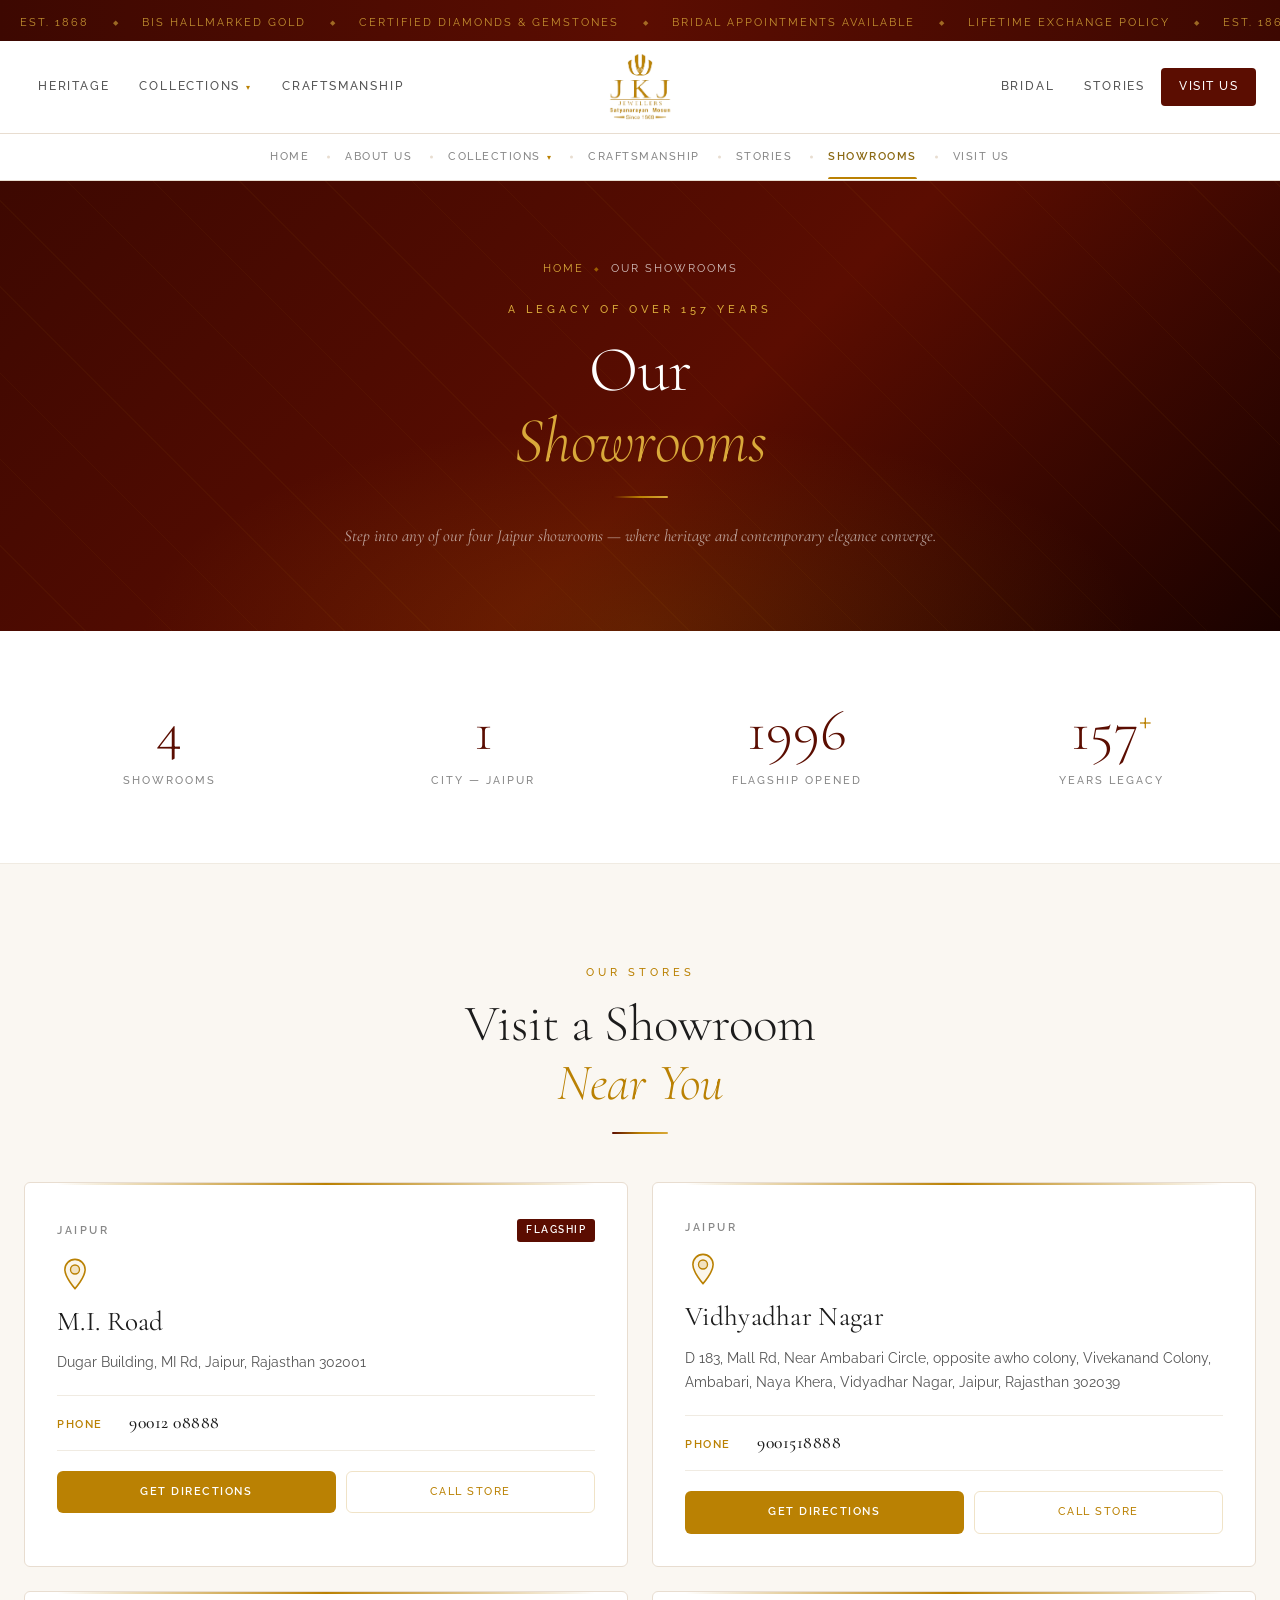
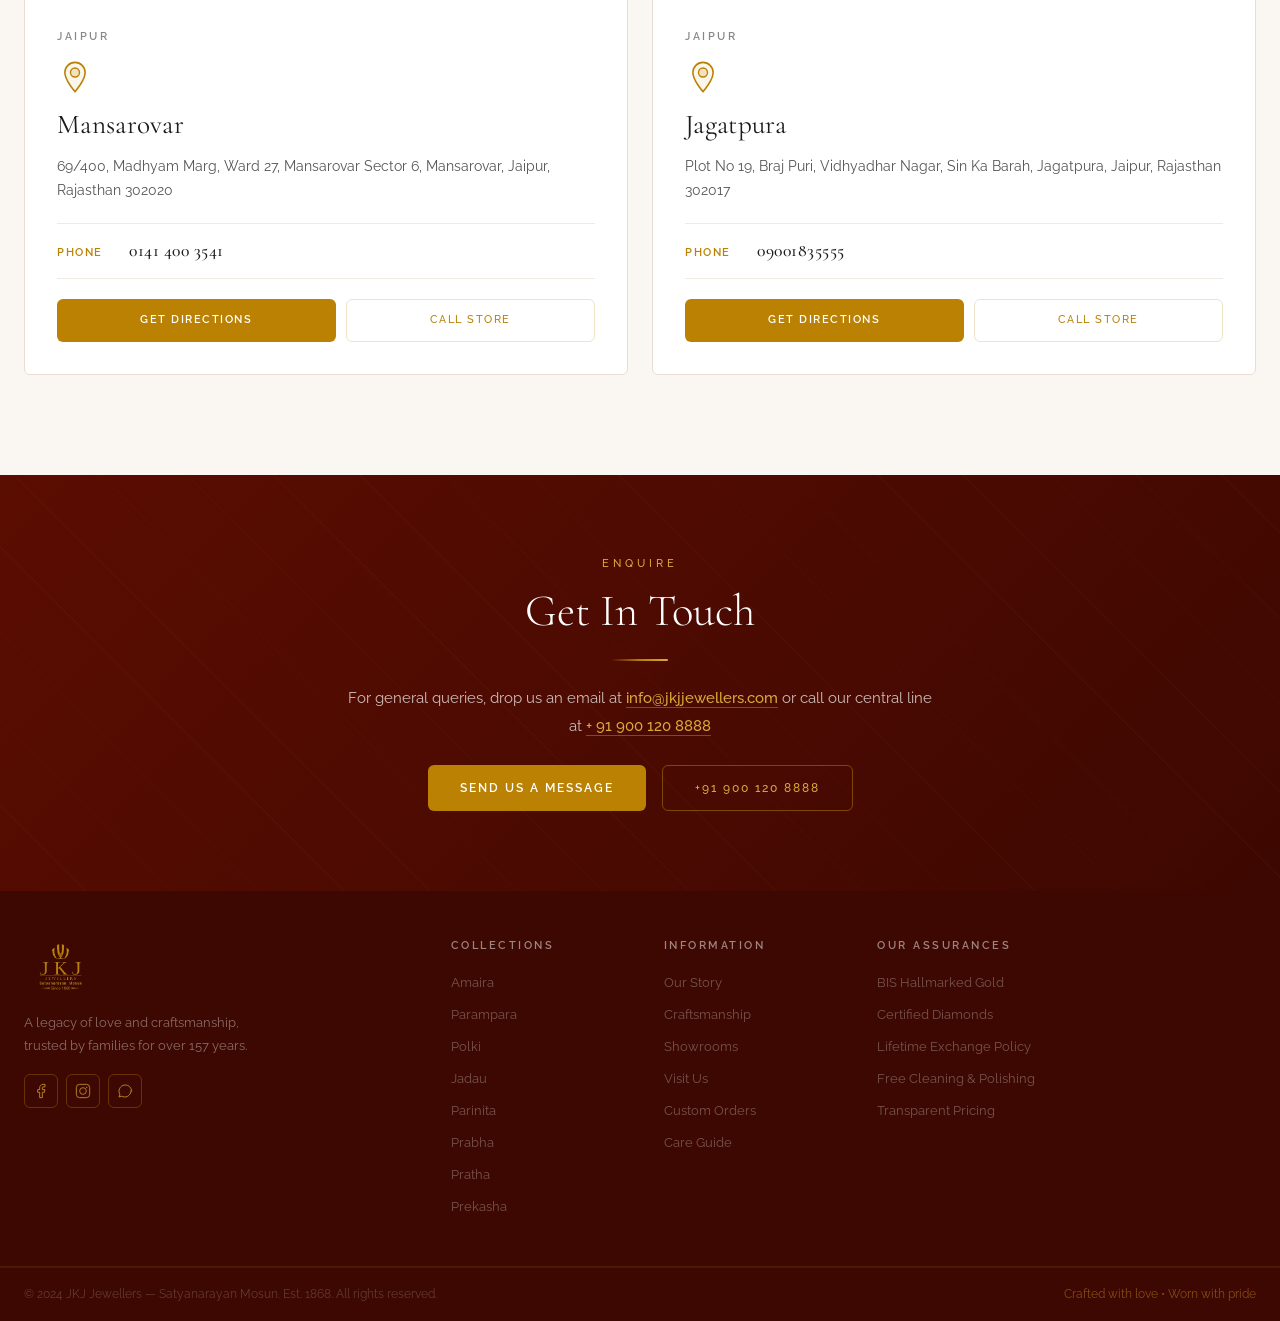
<file: stores.html>
<!DOCTYPE html>
<html lang="en">
<head>
  <meta charset="UTF-8" />
  <meta name="viewport" content="width=device-width, initial-scale=1.0" />
  <title>Our Showrooms — JKJ Jewellers | 4 Jaipur Locations</title>
  <meta name="description" content="Visit JKJ Jewellers showrooms in Jaipur — M.I. Road, Vidhyadhar Nagar, Mansarovar and Jagatpura. Full addresses, phone numbers and directions." />

  <link href="https://cdn.jsdelivr.net/npm/bootstrap@5.3.3/dist/css/bootstrap.min.css" rel="stylesheet" />
  <link rel="preconnect" href="https://fonts.googleapis.com" />
  <link rel="preconnect" href="https://fonts.gstatic.com" crossorigin />
  <link href="https://fonts.googleapis.com/css2?family=Cormorant+Garamond:ital,wght@0,300;0,400;0,500;0,600;1,300;1,400&family=Raleway:wght@300;400;500;600&family=Cinzel:wght@400;500;600&display=swap" rel="stylesheet" />
  <link rel="stylesheet" href="css/style.css" />
</head>
<body>

  <!-- HEADER -->
  <header class="site-header" id="siteHeader">
    <div class="announce-bar">
      <div class="announce-track">
        <span>Est. 1868</span><span class="announce-dot">&#9670;</span>
        <span>BIS Hallmarked Gold</span><span class="announce-dot">&#9670;</span>
        <span>Certified Diamonds &amp; Gemstones</span><span class="announce-dot">&#9670;</span>
        <span>Bridal Appointments Available</span><span class="announce-dot">&#9670;</span>
        <span>Lifetime Exchange Policy</span><span class="announce-dot">&#9670;</span>
        <span>Est. 1868</span><span class="announce-dot">&#9670;</span>
        <span>BIS Hallmarked Gold</span><span class="announce-dot">&#9670;</span>
        <span>Certified Diamonds &amp; Gemstones</span><span class="announce-dot">&#9670;</span>
        <span>Bridal Appointments Available</span><span class="announce-dot">&#9670;</span>
        <span>Lifetime Exchange Policy</span><span class="announce-dot">&#9670;</span>
      </div>
    </div>
    <div class="header-main">
      <div class="container-xxl px-3 px-md-4">
        <div class="hdr-inner">
          <nav class="hdr-nav hdr-nav--left">
            <a href="about.html" class="hdr-link">Heritage</a>
            <div class="hdr-dropdown">
              <a href="index.html#collections" class="hdr-link hdr-dropdown-toggle">Collections <span class="hdr-caret">&#9662;</span></a>
              <div class="hdr-dropdown-menu">
                <a href="amaira.html" class="hdr-dropdown-item">Amaira</a>
                <a href="parampara.html" class="hdr-dropdown-item">Parampara</a>
                <a href="polki.html" class="hdr-dropdown-item">Polki</a>
                <a href="jadau.html" class="hdr-dropdown-item">Jadau</a>
                <a href="parinita.html" class="hdr-dropdown-item">Parinita</a>
                <a href="prabha.html" class="hdr-dropdown-item">Prabha</a>
                <a href="pratha.html" class="hdr-dropdown-item">Pratha</a>
                <a href="prekasha.html" class="hdr-dropdown-item">Prekasha</a>
              </div>
            </div>
            <a href="index.html#craftsmanship" class="hdr-link">Craftsmanship</a>
          </nav>
          <a href="index.html" class="header-logo"><img src="logo.webp" alt="JKJ Jewellers" /></a>
          <nav class="hdr-nav hdr-nav--right">
            <a href="index.html#collections" class="hdr-link">Bridal</a>
            <a href="index.html#testimonials" class="hdr-link">Stories</a>
            <a href="contact.html" class="hdr-link hdr-link--cta">Visit Us</a>
          </nav>
          <button class="hdr-hamburger d-lg-none" id="hamburger" aria-label="Open menu"><span></span><span></span><span></span></button>
        </div>
      </div>
    </div>
    <div class="header-nav-wrap">
      <div class="container-xxl px-3 px-md-4">
        <nav class="cat-nav" id="catNav">
          <a href="index.html" class="cat-nav-item">Home</a>
          <a href="about.html" class="cat-nav-item">About Us</a>
          <div class="cat-nav-dropdown">
            <a href="index.html#collections" class="cat-nav-item cat-nav-toggle">Collections <span class="cat-caret">&#9662;</span></a>
            <div class="cat-nav-menu">
              <a href="amaira.html" class="cat-menu-item">Amaira</a>
              <a href="parampara.html" class="cat-menu-item">Parampara</a>
              <a href="polki.html" class="cat-menu-item">Polki</a>
              <a href="jadau.html" class="cat-menu-item">Jadau</a>
              <a href="parinita.html" class="cat-menu-item">Parinita</a>
              <a href="prabha.html" class="cat-menu-item">Prabha</a>
              <a href="pratha.html" class="cat-menu-item">Pratha</a>
              <a href="prekasha.html" class="cat-menu-item">Prekasha</a>
            </div>
          </div>
          <a href="index.html#craftsmanship" class="cat-nav-item">Craftsmanship</a>
          <a href="index.html#testimonials" class="cat-nav-item">Stories</a>
          <a href="stores.html" class="cat-nav-item active">Showrooms</a>
          <a href="contact.html" class="cat-nav-item">Visit Us</a>
        </nav>
      </div>
    </div>
    <div class="mobile-menu" id="mobileMenu">
      <a href="about.html">Heritage</a>
      <div class="mobile-submenu">
        <button class="mobile-submenu-toggle" type="button" aria-expanded="false"><span>Collections</span><span class="ms-caret">&#9662;</span></button>
        <div class="mobile-submenu-list">
          <a href="amaira.html">Amaira</a>
          <a href="parampara.html">Parampara</a>
          <a href="polki.html">Polki</a>
          <a href="jadau.html">Jadau</a>
          <a href="parinita.html">Parinita</a>
          <a href="prabha.html">Prabha</a>
          <a href="pratha.html">Pratha</a>
          <a href="prekasha.html">Prekasha</a>
        </div>
      </div>
      <a href="index.html#craftsmanship">Craftsmanship</a>
      <a href="index.html#collections">Bridal</a>
      <a href="index.html#testimonials">Stories</a>
      <a href="stores.html">Showrooms</a>
      <a href="contact.html">Visit Us</a>
    </div>
  </header>

  <!-- PAGE BANNER -->
  <section class="page-banner">
    <div class="page-banner-bg"></div>
    <div class="container-xxl px-3 px-md-4 position-relative">
      <div class="row justify-content-center text-center">
        <div class="col-lg-9">
          <nav class="pb-crumb" aria-label="breadcrumb">
            <a href="index.html">Home</a>
            <span class="pb-crumb-sep">&#9670;</span>
            <span class="pb-crumb-current">Our Showrooms</span>
          </nav>
          <p class="pb-eyebrow">A Legacy of Over 157 Years</p>
          <h1 class="pb-title">Our<br /><em>Showrooms</em></h1>
          <div class="gold-divider mx-auto"></div>
          <p class="pb-subtitle">Step into any of our four Jaipur showrooms &mdash; where heritage and contemporary elegance converge.</p>
        </div>
      </div>
    </div>
  </section>

  <!-- INTRO STATS -->
  <section class="stores-intro">
    <div class="container-xxl px-3 px-md-4">
      <div class="row g-4 justify-content-center text-center">
        <div class="col-6 col-md-3 reveal">
          <div class="si-stat">
            <span class="si-big">4</span>
            <span class="si-label">Showrooms</span>
          </div>
        </div>
        <div class="col-6 col-md-3 reveal" style="--delay:0.08s">
          <div class="si-stat">
            <span class="si-big">1</span>
            <span class="si-label">City &mdash; Jaipur</span>
          </div>
        </div>
        <div class="col-6 col-md-3 reveal" style="--delay:0.16s">
          <div class="si-stat">
            <span class="si-big">1996</span>
            <span class="si-label">Flagship Opened</span>
          </div>
        </div>
        <div class="col-6 col-md-3 reveal" style="--delay:0.24s">
          <div class="si-stat">
            <span class="si-big">157<span class="si-plus">+</span></span>
            <span class="si-label">Years Legacy</span>
          </div>
        </div>
      </div>
    </div>
  </section>

  <!-- STORE CARDS — 4 large detailed -->
  <section class="stores-grid py-section bg-cream">
    <div class="container-xxl px-3 px-md-4">
      <div class="text-center mb-5 reveal">
        <p class="section-eyebrow">Our Stores</p>
        <h2 class="section-title">Visit a Showroom<br /><em>Near You</em></h2>
        <div class="gold-divider mx-auto"></div>
      </div>

      <div class="row g-4">

        <!-- M.I. Road -->
        <div class="col-md-6 reveal">
          <div class="store-card-lg" id="mi-road">
            <div class="scl-head">
              <span class="scl-city">Jaipur</span>
              <span class="scl-badge">Flagship</span>
            </div>
            <div class="scl-icon">
              <svg width="36" height="36" viewBox="0 0 32 32" fill="none">
                <path d="M16 3C11 3 7 7 7 12C7 19 16 29 16 29C16 29 25 19 25 12C25 7 21 3 16 3Z" stroke="#ba8103" stroke-width="1.4" fill="rgba(217,169,58,0.1)"/>
                <circle cx="16" cy="12" r="4" stroke="#ba8103" stroke-width="1.2" fill="rgba(217,169,58,0.25)"/>
              </svg>
            </div>
            <h3>M.I. Road</h3>
            <p class="scl-address">Dugar Building, MI Rd, Jaipur, Rajasthan 302001</p>
            <div class="scl-row">
              <span class="scl-row-label">Phone</span>
              <a href="tel:+919001208888" class="scl-row-value">90012 08888</a>
            </div>
            <div class="scl-actions">
              <a href="https://www.google.com/maps/search/?api=1&query=Dugar+Building+MI+Rd+Jaipur+Rajasthan+302001" target="_blank" rel="noopener" class="btn-primary-jkj scl-btn">Get Directions</a>
              <a href="tel:+919001208888" class="btn-ghost-jkj scl-btn">Call Store</a>
            </div>
          </div>
        </div>

        <!-- Vidhyadhar Nagar -->
        <div class="col-md-6 reveal" style="--delay:0.1s">
          <div class="store-card-lg" id="vidhyadhar-nagar">
            <div class="scl-head">
              <span class="scl-city">Jaipur</span>
            </div>
            <div class="scl-icon">
              <svg width="36" height="36" viewBox="0 0 32 32" fill="none">
                <path d="M16 3C11 3 7 7 7 12C7 19 16 29 16 29C16 29 25 19 25 12C25 7 21 3 16 3Z" stroke="#ba8103" stroke-width="1.4" fill="rgba(217,169,58,0.1)"/>
                <circle cx="16" cy="12" r="4" stroke="#ba8103" stroke-width="1.2" fill="rgba(217,169,58,0.25)"/>
              </svg>
            </div>
            <h3>Vidhyadhar Nagar</h3>
            <p class="scl-address">D 183, Mall Rd, Near Ambabari Circle, opposite awho colony, Vivekanand Colony, Ambabari, Naya Khera, Vidyadhar Nagar, Jaipur, Rajasthan 302039</p>
            <div class="scl-row">
              <span class="scl-row-label">Phone</span>
              <a href="tel:+919001518888" class="scl-row-value">9001518888</a>
            </div>
            <div class="scl-actions">
              <a href="https://www.google.com/maps/search/?api=1&query=D+183+Mall+Rd+Vidyadhar+Nagar+Jaipur+Rajasthan+302039" target="_blank" rel="noopener" class="btn-primary-jkj scl-btn">Get Directions</a>
              <a href="tel:+919001518888" class="btn-ghost-jkj scl-btn">Call Store</a>
            </div>
          </div>
        </div>

        <!-- Mansarovar -->
        <div class="col-md-6 reveal" style="--delay:0.2s">
          <div class="store-card-lg" id="mansarovar">
            <div class="scl-head">
              <span class="scl-city">Jaipur</span>
            </div>
            <div class="scl-icon">
              <svg width="36" height="36" viewBox="0 0 32 32" fill="none">
                <path d="M16 3C11 3 7 7 7 12C7 19 16 29 16 29C16 29 25 19 25 12C25 7 21 3 16 3Z" stroke="#ba8103" stroke-width="1.4" fill="rgba(217,169,58,0.1)"/>
                <circle cx="16" cy="12" r="4" stroke="#ba8103" stroke-width="1.2" fill="rgba(217,169,58,0.25)"/>
              </svg>
            </div>
            <h3>Mansarovar</h3>
            <p class="scl-address">69/400, Madhyam Marg, Ward 27, Mansarovar Sector 6, Mansarovar, Jaipur, Rajasthan 302020</p>
            <div class="scl-row">
              <span class="scl-row-label">Phone</span>
              <a href="tel:+911414003541" class="scl-row-value">0141 400 3541</a>
            </div>
            <div class="scl-actions">
              <a href="https://www.google.com/maps/search/?api=1&query=69+400+Madhyam+Marg+Mansarovar+Sector+6+Jaipur+Rajasthan+302020" target="_blank" rel="noopener" class="btn-primary-jkj scl-btn">Get Directions</a>
              <a href="tel:+911414003541" class="btn-ghost-jkj scl-btn">Call Store</a>
            </div>
          </div>
        </div>

        <!-- Jagatpura -->
        <div class="col-md-6 reveal" style="--delay:0.3s">
          <div class="store-card-lg" id="jagatpura">
            <div class="scl-head">
              <span class="scl-city">Jaipur</span>
            </div>
            <div class="scl-icon">
              <svg width="36" height="36" viewBox="0 0 32 32" fill="none">
                <path d="M16 3C11 3 7 7 7 12C7 19 16 29 16 29C16 29 25 19 25 12C25 7 21 3 16 3Z" stroke="#ba8103" stroke-width="1.4" fill="rgba(217,169,58,0.1)"/>
                <circle cx="16" cy="12" r="4" stroke="#ba8103" stroke-width="1.2" fill="rgba(217,169,58,0.25)"/>
              </svg>
            </div>
            <h3>Jagatpura</h3>
            <p class="scl-address">Plot No 19, Braj Puri, Vidhyadhar Nagar, Sin Ka Barah, Jagatpura, Jaipur, Rajasthan 302017</p>
            <div class="scl-row">
              <span class="scl-row-label">Phone</span>
              <a href="tel:+919001835555" class="scl-row-value">09001835555</a>
            </div>
            <div class="scl-actions">
              <a href="https://www.google.com/maps/search/?api=1&query=Plot+No+19+Braj+Puri+Jagatpura+Jaipur+Rajasthan+302017" target="_blank" rel="noopener" class="btn-primary-jkj scl-btn">Get Directions</a>
              <a href="tel:+919001835555" class="btn-ghost-jkj scl-btn">Call Store</a>
            </div>
          </div>
        </div>

      </div>
    </div>
  </section>

  <!-- GENERAL CONTACT BAND -->
  <section class="coll-enquire">
    <div class="container-xxl px-3 px-md-4 position-relative">
      <div class="row justify-content-center text-center">
        <div class="col-lg-9 reveal">
          <p class="section-eyebrow">Enquire</p>
          <h2 class="enquire-title">Get In Touch</h2>
          <div class="gold-divider mx-auto"></div>
          <p class="enquire-text">
            For general queries, drop us an email at <a href="mailto:info@jkjjewellers.com" class="enquire-link">info@jkjjewellers.com</a> or call our central line at <a href="tel:+919001208888" class="enquire-link">+ 91 900 120 8888</a>
          </p>
          <div class="d-flex flex-wrap justify-content-center gap-3 mt-4">
            <a href="contact.html" class="btn-primary-jkj">Send Us a Message</a>
            <a href="tel:+919001208888" class="btn-ghost-jkj">+91 900 120 8888</a>
          </div>
        </div>
      </div>
    </div>
  </section>

  <!-- FOOTER -->
  <footer class="site-footer">
    <div class="footer-body">
      <div class="container-xxl px-3 px-md-4 py-5">
        <div class="row g-5">
          <div class="col-lg-4">
            <img src="logo.webp" alt="JKJ Jewellers" class="footer-logo mb-3" />
            <p class="footer-desc">A legacy of love and craftsmanship, trusted by families for over 157 years.</p>
            <div class="d-flex gap-2 mt-3">
              <a href="#" class="social-btn" aria-label="Facebook"><svg width="16" height="16" viewBox="0 0 24 24" fill="none"><path d="M18 2H15C13.7 2 12.4 2.5 11.5 3.5C10.5 4.5 10 5.7 10 7V10H7V14H10V22H14V14H17L18 10H14V7C14 6.4 14.5 5.9 15 5.9H18V2Z" stroke="#C9922A" stroke-width="1.3" fill="none"/></svg></a>
              <a href="#" class="social-btn" aria-label="Instagram"><svg width="16" height="16" viewBox="0 0 24 24" fill="none"><rect x="2" y="2" width="20" height="20" rx="5" stroke="#C9922A" stroke-width="1.3" fill="none"/><circle cx="12" cy="12" r="5" stroke="#C9922A" stroke-width="1.2"/><circle cx="17.5" cy="6.5" r="1" fill="#C9922A"/></svg></a>
              <a href="#" class="social-btn" aria-label="WhatsApp"><svg width="16" height="16" viewBox="0 0 24 24" fill="none"><path d="M21 11.5C21 16.8 16.7 21 11.5 21C9.8 21 8.2 20.5 6.8 19.7L3 21L4.3 17.2C3.5 15.8 3 14.2 3 12.5C3 7.2 7.2 3 12.5 3C17.8 3 22 7.2 22 12.5" stroke="#C9922A" stroke-width="1.3" stroke-linecap="round" fill="none"/></svg></a>
            </div>
          </div>
          <div class="col-6 col-md-4 col-lg-2">
            <h6 class="footer-heading">Collections</h6>
            <ul class="footer-links">
              <li><a href="amaira.html">Amaira</a></li>
              <li><a href="parampara.html">Parampara</a></li>
              <li><a href="polki.html">Polki</a></li>
              <li><a href="jadau.html">Jadau</a></li>
              <li><a href="parinita.html">Parinita</a></li>
              <li><a href="prabha.html">Prabha</a></li>
              <li><a href="pratha.html">Pratha</a></li>
              <li><a href="prekasha.html">Prekasha</a></li>
            </ul>
          </div>
          <div class="col-6 col-md-4 col-lg-2">
            <h6 class="footer-heading">Information</h6>
            <ul class="footer-links">
              <li><a href="about.html">Our Story</a></li>
              <li><a href="index.html#craftsmanship">Craftsmanship</a></li>
              <li><a href="stores.html">Showrooms</a></li>
              <li><a href="contact.html">Visit Us</a></li>
              <li><a href="contact.html">Custom Orders</a></li>
              <li><a href="contact.html">Care Guide</a></li>
            </ul>
          </div>
          <div class="col-md-4 col-lg-4">
            <h6 class="footer-heading">Our Assurances</h6>
            <ul class="footer-links">
              <li>BIS Hallmarked Gold</li>
              <li>Certified Diamonds</li>
              <li>Lifetime Exchange Policy</li>
              <li>Free Cleaning &amp; Polishing</li>
              <li>Transparent Pricing</li>
            </ul>
          </div>
        </div>
      </div>
    </div>
    <div class="footer-bottom">
      <div class="container-xxl px-3 px-md-4">
        <div class="d-flex flex-column flex-md-row justify-content-between align-items-center gap-2 py-3">
          <p class="mb-0">&copy; 2024 JKJ Jewellers &mdash; Satyanarayan Mosun. Est. 1868. All rights reserved.</p>
          <p class="mb-0 footer-tagline">Crafted with love &bull; Worn with pride</p>
        </div>
      </div>
    </div>
  </footer>

  <button class="scroll-top-btn" id="scrollTop" aria-label="Back to top">
    <svg width="18" height="18" viewBox="0 0 20 20" fill="none"><path d="M10 16V4M4 10L10 4L16 10" stroke="white" stroke-width="1.8" stroke-linecap="round" stroke-linejoin="round"/></svg>
  </button>

  <script src="https://cdn.jsdelivr.net/npm/bootstrap@5.3.3/dist/js/bootstrap.bundle.min.js"></script>
  <script src="js/main.js"></script>
</body>
</html>
</file>
<file: css/style.css>
/* ============================================
   JKJ JEWELLERS — Light Theme / Bootstrap 5
   ============================================ */

:root {
  /* Brand palette */
  --maroon:      #5b0d01;
  --maroon-deep: #3d0801;
  --maroon-soft: rgba(91, 13, 1, 0.08);
  --amber:       #ba8103;
  --amber-light: #d9a93a;
  --amber-pale:  #fdf5e4;

  /* Legacy gold (kept for gradients / blends) */
  --gold:        #ba8103;
  --gold-light:  #d9a93a;
  --gold-dark:   #8B6914;
  --gold-pale:   #fdf5e4;
  --gold-border: rgba(186, 129, 3, 0.22);

  --cream:       #FAF7F2;
  --cream-2:     #F3EDE2;
  --white:       #FFFFFF;
  --text:        #1C1C1C;
  --text-sec:    #555555;
  --text-muted:  #888888;
  --border:      #E8DDD0;
  --border-soft: #F0EBE2;
  --font-serif:  'Cormorant Garamond', Georgia, serif;
  --font-display:'Cinzel', serif;
  --font-sans:   'Raleway', sans-serif;
  --radius:      6px;
  --transition:  0.35s cubic-bezier(0.4, 0, 0.2, 1);
  --shadow-sm:   0 2px 12px rgba(0,0,0,0.07);
  --shadow-md:   0 8px 32px rgba(0,0,0,0.10);
  --shadow-lg:   0 20px 60px rgba(0,0,0,0.12);
}

/* ---- Base ---- */
*, *::before, *::after { box-sizing: border-box; }
html { scroll-behavior: smooth; }

body {
  font-family: var(--font-sans);
  background: var(--white);
  color: var(--text);
  line-height: 1.7;
  overflow-x: hidden;
  -webkit-font-smoothing: antialiased;
}

img { max-width: 100%; display: block; }
a { text-decoration: none; color: inherit; }
button { border: none; background: none; cursor: pointer; font-family: inherit; }
ul { list-style: none; padding: 0; margin: 0; }

.py-section { padding-top: 100px; padding-bottom: 100px; }
.bg-cream { background: var(--cream); }

/* ---- Reveal animations ---- */
.reveal, .reveal-left, .reveal-right {
  opacity: 0;
  transform: translateY(36px);
  transition: opacity 0.65s ease, transform 0.65s ease;
  transition-delay: var(--delay, 0s);
}
.reveal-left  { transform: translateX(-44px); }
.reveal-right { transform: translateX(44px); }
.reveal.visible, .reveal-left.visible, .reveal-right.visible {
  opacity: 1;
  transform: translate(0, 0);
}

/* ============================================
   HEADER
   ============================================ */
.site-header {
  position: fixed;
  top: 0; left: 0; right: 0;
  z-index: 1000;
  background: var(--white);
  transition: box-shadow var(--transition);
}
.site-header.scrolled {
  box-shadow: 0 2px 24px rgba(0,0,0,0.09);
}

/* --- Announcement bar --- */
.announce-bar {
  background: linear-gradient(90deg, var(--maroon-deep) 0%, var(--maroon) 50%, var(--maroon-deep) 100%);
  overflow: hidden;
  padding: 7px 0;
  white-space: nowrap;
}
.announce-track {
  display: inline-flex;
  align-items: center;
  gap: 0;
  animation: marquee 28s linear infinite;
}
.announce-track span {
  font-size: 10.5px;
  letter-spacing: 2px;
  text-transform: uppercase;
  color: rgba(217, 169, 58, 0.85);
  padding: 0 20px;
  font-family: var(--font-sans);
  font-weight: 400;
}
.announce-dot {
  color: var(--amber-light) !important;
  font-size: 7px !important;
  padding: 0 4px !important;
  letter-spacing: 0 !important;
  opacity: 0.6;
}

/* --- Main header --- */
.header-main {
  border-bottom: 1px solid var(--border);
  padding: 0;
  background: var(--white);
}

.hdr-inner {
  display: flex;
  align-items: center;
  justify-content: space-between;
  min-height: 92px;
  gap: 24px;
}

/* Split nav */
.hdr-nav {
  display: flex;
  align-items: center;
  gap: 2px;
  flex: 1;
}
.hdr-nav--right { justify-content: flex-end; }

.hdr-link {
  font-family: var(--font-sans);
  font-size: 11.5px;
  font-weight: 500;
  letter-spacing: 1.8px;
  text-transform: uppercase;
  color: var(--text-sec);
  padding: 8px 14px;
  border-radius: 3px;
  position: relative;
  transition: color var(--transition);
  white-space: nowrap;
}
.hdr-link::after {
  content: '';
  position: absolute;
  bottom: 2px;
  left: 14px; right: 14px;
  height: 1px;
  background: var(--gold);
  transform: scaleX(0);
  transform-origin: right;
  transition: transform 0.3s ease;
}
.hdr-link:hover { color: var(--gold-dark); }
.hdr-link:hover::after { transform: scaleX(1); transform-origin: left; }

/* CTA nav link */
.hdr-link--cta {
  color: var(--white) !important;
  background: var(--maroon);
  border-radius: 4px;
  padding: 9px 18px !important;
  letter-spacing: 1.5px;
  transition: background var(--transition), transform var(--transition) !important;
}
.hdr-link--cta::after { display: none !important; }
.hdr-link--cta:hover {
  background: var(--maroon-deep) !important;
  transform: translateY(-1px);
}

/* Centered logo */
.header-logo {
  display: inline-block;
  line-height: 0;
  flex-shrink: 0;
  transition: opacity var(--transition);
}
.header-logo img {
  height: 80px;
  width: auto;
  transition: transform var(--transition);
}
.header-logo:hover img { transform: scale(1.02); }

/* Hamburger */
.hdr-hamburger {
  display: flex;
  flex-direction: column;
  gap: 5px;
  padding: 6px;
  background: none;
  border: none;
  cursor: pointer;
}
.hdr-hamburger span {
  display: block;
  width: 22px; height: 1.5px;
  background: var(--text-sec);
  transition: var(--transition);
}

/* --- Category nav --- */
.header-nav-wrap {
  border-bottom: 1px solid var(--border);
  background: var(--white);
  overflow-x: auto;
  scrollbar-width: none;
}
.header-nav-wrap::-webkit-scrollbar { display: none; }

.cat-nav {
  display: flex;
  align-items: center;
  justify-content: center;
  gap: 0;
  min-height: 46px;
}

.cat-nav-item {
  display: inline-flex;
  align-items: center;
  padding: 12px 18px;
  white-space: nowrap;
  color: var(--text-muted);
  font-size: 11px;
  font-weight: 500;
  letter-spacing: 1.5px;
  text-transform: uppercase;
  position: relative;
  transition: color var(--transition);
}

/* Elegant dot separator between items (also handles dropdown wrapper) */
.cat-nav > * + *::before {
  content: '';
  position: absolute;
  left: 0;
  top: 50%;
  transform: translateY(-50%);
  width: 3px; height: 3px;
  border-radius: 50%;
  background: var(--border);
  pointer-events: none;
}

.cat-nav-item::after {
  content: '';
  position: absolute;
  bottom: 0; left: 18px; right: 18px;
  height: 2px;
  background: var(--gold);
  transform: scaleX(0);
  transition: transform 0.3s ease;
  border-radius: 2px 2px 0 0;
}
.cat-nav-item:hover { color: var(--gold-dark); }
.cat-nav-item:hover::after { transform: scaleX(1); }
.cat-nav-item.active { color: var(--gold-dark); font-weight: 600; }
.cat-nav-item.active::after { transform: scaleX(1); }

/* --- Mobile menu --- */
.mobile-menu {
  display: none;
  flex-direction: column;
  background: var(--white);
  border-top: 1px solid var(--border);
  max-height: 0;
  overflow: hidden;
  transition: max-height 0.4s ease;
}
.mobile-menu.open { max-height: 720px; overflow-y: auto; }
.mobile-menu a {
  padding: 15px 24px;
  font-size: 12px;
  letter-spacing: 2px;
  text-transform: uppercase;
  color: var(--text-sec);
  border-bottom: 1px solid var(--border-soft);
  transition: color var(--transition), padding-left var(--transition);
}
.mobile-menu a:hover { color: var(--gold); padding-left: 32px; }

/* ============================================
   HEADER — COLLECTIONS DROPDOWN
   ============================================ */

/* Main-nav dropdown (desktop) */
.hdr-dropdown {
  position: relative;
  display: inline-flex;
  align-items: center;
}
.hdr-dropdown-toggle {
  display: inline-flex;
  align-items: center;
  gap: 6px;
}
.hdr-caret {
  font-size: 8px;
  color: var(--gold);
  transition: transform var(--transition);
  line-height: 1;
}
.hdr-dropdown:hover .hdr-caret,
.hdr-dropdown:focus-within .hdr-caret { transform: rotate(180deg); }

.hdr-dropdown-menu {
  position: absolute;
  top: 100%;
  left: 50%;
  transform: translateX(-50%) translateY(8px);
  min-width: 210px;
  background: var(--white);
  border: 1px solid var(--border);
  border-top: 2px solid var(--gold);
  box-shadow: var(--shadow-md);
  border-radius: var(--radius);
  padding: 8px 0;
  margin-top: 6px;
  opacity: 0;
  visibility: hidden;
  transition: opacity 0.25s ease, transform 0.25s ease, visibility 0.25s;
  z-index: 1010;
}
.hdr-dropdown:hover .hdr-dropdown-menu,
.hdr-dropdown:focus-within .hdr-dropdown-menu {
  opacity: 1;
  visibility: visible;
  transform: translateX(-50%) translateY(0);
}
.hdr-dropdown-item {
  display: block;
  padding: 10px 22px;
  font-family: var(--font-serif);
  font-size: 15px;
  font-weight: 400;
  color: var(--text-sec);
  letter-spacing: 0.3px;
  text-transform: none;
  white-space: nowrap;
  transition: color var(--transition), background var(--transition), padding-left var(--transition);
}
.hdr-dropdown-item:hover {
  color: var(--gold-dark);
  background: var(--gold-pale);
  padding-left: 28px;
}

/* Cat-nav dropdown (desktop) */
.cat-nav-dropdown {
  position: relative;
  display: inline-flex;
  align-items: center;
}
.cat-caret {
  font-size: 8px;
  margin-left: 6px;
  transition: transform var(--transition);
  display: inline-block;
  color: var(--gold);
  line-height: 1;
}
.cat-nav-dropdown:hover .cat-caret,
.cat-nav-dropdown:focus-within .cat-caret { transform: rotate(180deg); }

.cat-nav-menu {
  position: absolute;
  top: 100%;
  left: 50%;
  transform: translateX(-50%) translateY(4px);
  min-width: 190px;
  background: var(--white);
  border: 1px solid var(--border);
  border-top: 2px solid var(--gold);
  box-shadow: var(--shadow-md);
  border-radius: var(--radius);
  padding: 6px 0;
  opacity: 0;
  visibility: hidden;
  transition: opacity 0.25s ease, transform 0.25s ease, visibility 0.25s;
  z-index: 1010;
}
.cat-nav-dropdown:hover .cat-nav-menu,
.cat-nav-dropdown:focus-within .cat-nav-menu {
  opacity: 1;
  visibility: visible;
  transform: translateX(-50%) translateY(0);
}
.cat-menu-item {
  display: block;
  padding: 9px 20px;
  font-family: var(--font-serif);
  font-size: 14.5px;
  color: var(--text-sec);
  text-transform: none;
  letter-spacing: 0.3px;
  white-space: nowrap;
  transition: color var(--transition), background var(--transition);
}
.cat-menu-item:hover {
  color: var(--gold-dark);
  background: var(--gold-pale);
}

/* Hide cat-nav dropdown menu on mobile (cat-nav scrolls horizontally) */
@media (max-width: 992px) {
  .cat-nav-menu { display: none !important; }
  .cat-caret { display: none; }
}

/* Mobile menu — expandable submenu */
.mobile-submenu {
  border-bottom: 1px solid var(--border-soft);
}
.mobile-submenu-toggle {
  width: 100%;
  display: flex;
  justify-content: space-between;
  align-items: center;
  padding: 15px 24px;
  font-size: 12px;
  letter-spacing: 2px;
  text-transform: uppercase;
  color: var(--text-sec);
  background: transparent;
  border: none;
  cursor: pointer;
  font-family: var(--font-sans);
  font-weight: 400;
  transition: color var(--transition);
}
.mobile-submenu-toggle:hover { color: var(--gold); }
.ms-caret {
  font-size: 11px;
  color: var(--gold);
  transition: transform var(--transition);
  line-height: 1;
}
.mobile-submenu.open .ms-caret { transform: rotate(180deg); }

.mobile-submenu-list {
  max-height: 0;
  overflow: hidden;
  transition: max-height 0.35s ease;
  background: var(--cream);
}
.mobile-submenu.open .mobile-submenu-list { max-height: 520px; }

.mobile-submenu-list a {
  display: block;
  padding: 12px 36px;
  font-family: var(--font-serif);
  font-size: 14px;
  font-weight: 400;
  letter-spacing: 0.3px;
  text-transform: none;
  color: var(--text-sec);
  border-bottom: 1px solid var(--border-soft);
  transition: color var(--transition), padding-left var(--transition);
}
.mobile-submenu-list a:hover { color: var(--gold); padding-left: 44px; }
.mobile-submenu-list a:last-child { border-bottom: none; }

/* ============================================
   BUTTONS
   ============================================ */
.btn-primary-jkj {
  display: inline-flex;
  align-items: center;
  justify-content: center;
  gap: 8px;
  padding: 13px 32px;
  background: var(--gold);
  color: var(--white);
  font-family: var(--font-sans);
  font-size: 12px;
  font-weight: 600;
  letter-spacing: 2px;
  text-transform: uppercase;
  border-radius: var(--radius);
  border: none;
  transition: background var(--transition), transform var(--transition), box-shadow var(--transition);
  cursor: pointer;
}
.btn-primary-jkj:hover {
  background: var(--gold-dark);
  transform: translateY(-2px);
  box-shadow: 0 10px 32px rgba(201,146,42,0.3);
  color: var(--white);
}

.btn-ghost-jkj {
  display: inline-flex;
  align-items: center;
  justify-content: center;
  padding: 12px 32px;
  border: 1.5px solid var(--gold-border);
  color: var(--gold);
  font-family: var(--font-sans);
  font-size: 12px;
  font-weight: 500;
  letter-spacing: 2px;
  text-transform: uppercase;
  border-radius: var(--radius);
  transition: background var(--transition), border-color var(--transition), color var(--transition);
}
.btn-ghost-jkj:hover {
  background: var(--gold-pale);
  border-color: var(--gold);
}

/* ============================================
   HERO
   ============================================ */
.hero {
  /* Push below: announce bar (~32px) + main header (~92px) + cat nav (~46px) = ~170px */
  margin-top: 170px;
  min-height: calc(100vh - 170px);
  position: relative;
  display: flex;
  align-items: center;
  background: linear-gradient(160deg, var(--white) 0%, var(--cream) 50%, var(--cream-2) 100%);
  overflow: hidden;
}

.hero-bg {
  position: absolute;
  inset: 0;
  background:
    radial-gradient(ellipse 60% 50% at 50% 60%, rgba(201,146,42,0.08) 0%, transparent 70%),
    repeating-linear-gradient(
      45deg,
      transparent,
      transparent 40px,
      rgba(201,146,42,0.025) 40px,
      rgba(201,146,42,0.025) 41px
    );
  pointer-events: none;
}

.hero-content { position: relative; z-index: 1; padding: 80px 0 80px; }

.hero-eyebrow {
  font-family: var(--font-sans);
  font-size: 11px;
  font-weight: 500;
  letter-spacing: 4px;
  text-transform: uppercase;
  color: var(--gold);
  margin-bottom: 24px;
}

.hero-title {
  font-family: var(--font-serif);
  font-size: clamp(3.5rem, 8vw, 6.5rem);
  font-weight: 300;
  line-height: 1.05;
  color: var(--text);
  margin-bottom: 24px;
  display: flex;
  flex-direction: column;
  gap: 2px;
}
.hero-title em {
  font-style: italic;
  color: var(--gold);
}
.hero-title span { display: block; }

.hero-subtitle {
  font-family: var(--font-sans);
  font-size: 15px;
  font-weight: 300;
  color: var(--text-sec);
  margin-bottom: 44px;
  line-height: 1.9;
}

.hero-scroll-hint {
  position: absolute;
  bottom: 32px;
  left: 50%;
  transform: translateX(-50%);
  display: flex;
  flex-direction: column;
  align-items: center;
  gap: 10px;
  font-size: 10px;
  letter-spacing: 3px;
  text-transform: uppercase;
  color: var(--text-muted);
  z-index: 2;
  animation: fadeUp 2s ease 1.5s both;
}
.scroll-line {
  width: 1px;
  height: 48px;
  background: linear-gradient(to bottom, var(--gold), transparent);
  animation: scrollPulse 2.2s ease-in-out infinite;
}
@keyframes scrollPulse {
  0%,100% { transform: scaleY(1); opacity: 0.5; }
  50% { transform: scaleY(0.6); opacity: 1; }
}
@keyframes fadeUp {
  from { opacity: 0; transform: translateX(-50%) translateY(16px); }
  to   { opacity: 1; transform: translateX(-50%) translateY(0); }
}

/* ============================================
   MARQUEE
   ============================================ */
.marquee-strip {
  background: var(--cream-2);
  border-top: 1px solid var(--border);
  border-bottom: 1px solid var(--border);
  padding: 13px 0;
  overflow: hidden;
  white-space: nowrap;
}
.marquee-track {
  display: inline-flex;
  animation: marquee 30s linear infinite;
}
.marquee-track span {
  font-size: 10.5px;
  letter-spacing: 2.5px;
  text-transform: uppercase;
  color: var(--text-muted);
  padding: 0 24px;
}
.marquee-track .dot {
  color: var(--gold);
  font-size: 8px;
  padding: 0;
  align-self: center;
}
@keyframes marquee {
  from { transform: translateX(0); }
  to   { transform: translateX(-50%); }
}

/* ============================================
   SECTION COMMON
   ============================================ */
.section-eyebrow {
  font-size: 11px;
  font-weight: 500;
  letter-spacing: 4px;
  text-transform: uppercase;
  color: var(--gold);
  margin-bottom: 12px;
}

.section-title {
  font-family: var(--font-serif);
  font-size: clamp(2rem, 4vw, 3.2rem);
  font-weight: 300;
  line-height: 1.15;
  color: var(--text);
  margin-bottom: 0;
}
.section-title em {
  font-style: italic;
  color: var(--gold);
}

.body-text {
  font-size: 15px;
  font-weight: 300;
  color: var(--text-sec);
  line-height: 1.9;
}

.gold-divider {
  width: 56px;
  height: 2px;
  background: linear-gradient(to right, var(--maroon), var(--amber), var(--amber-light));
  margin: 20px 0 24px;
  border-radius: 2px;
}

/* ============================================
   HERITAGE
   ============================================ */
.section-heritage { background: var(--white); }

.heritage-frame {
  position: relative;
  width: 340px;
  max-width: 100%;
  aspect-ratio: 1;
  border: 1px solid var(--gold-border);
  background: var(--gold-pale);
  display: flex;
  align-items: center;
  justify-content: center;
  padding: 32px;
}

.heritage-frame-inner {
  width: 100%; height: 100%;
  display: flex;
  align-items: center;
  justify-content: center;
}

.fc {
  position: absolute;
  width: 18px; height: 18px;
  border-color: var(--gold);
  border-style: solid;
}
.fc-tl { top: -1px; left: -1px; border-width: 2px 0 0 2px; }
.fc-tr { top: -1px; right: -1px; border-width: 2px 2px 0 0; }
.fc-bl { bottom: -1px; left: -1px; border-width: 0 0 2px 2px; }
.fc-br { bottom: -1px; right: -1px; border-width: 0 2px 2px 0; }

.heritage-badge {
  position: absolute;
  bottom: -16px;
  right: -16px;
  background: var(--maroon);
  color: var(--white);
  padding: 16px 22px;
  text-align: center;
  box-shadow: 0 8px 24px rgba(91,13,1,0.35);
}
.badge-num {
  display: block;
  font-family: var(--font-serif);
  font-size: 2.5rem;
  font-weight: 600;
  line-height: 1;
}
.badge-lbl {
  display: block;
  font-size: 10px;
  letter-spacing: 1.5px;
  text-transform: uppercase;
  opacity: 0.9;
  margin-top: 4px;
}

.pillar-card {
  padding: 18px 14px;
  border: 1px solid var(--border);
  border-top: 2px solid rgba(91,13,1,0.2);
  border-radius: var(--radius);
  background: var(--cream);
  transition: border-color var(--transition), box-shadow var(--transition);
}
.pillar-card:hover {
  border-color: rgba(91,13,1,0.15);
  border-top-color: var(--maroon);
  box-shadow: var(--shadow-sm);
}
.pillar-card h6 {
  font-family: var(--font-sans);
  font-size: 12px;
  font-weight: 600;
  letter-spacing: 0.5px;
  margin-bottom: 4px;
  color: var(--text);
}
.pillar-card p {
  font-size: 11.5px;
  color: var(--text-muted);
  margin: 0;
  line-height: 1.5;
}

/* ============================================
   STATS
   ============================================ */
.section-stats {
  background: linear-gradient(135deg, var(--maroon) 0%, var(--maroon-deep) 60%, #1a0200 100%);
  padding: 64px 0;
}

.stat-cell {
  padding: 28px 16px;
  border-right: 1px solid rgba(255,255,255,0.06);
}
.stat-cell:last-child { border-right: none; }

.stat-big {
  display: block;
  font-family: var(--font-serif);
  font-size: clamp(2.2rem, 5vw, 3.5rem);
  font-weight: 300;
  color: var(--gold-light);
  line-height: 1;
}
.stat-plus {
  color: var(--gold);
  font-family: var(--font-serif);
  font-size: 1.8rem;
  vertical-align: super;
  line-height: 0;
}

.stat-cell p {
  font-size: 11px;
  letter-spacing: 2px;
  text-transform: uppercase;
  color: rgba(255,255,255,0.35);
  margin: 8px 0 0;
}

/* ============================================
   ABOUT — INTRO BANNER
   ============================================ */
.about-intro {
  background: var(--white);
  padding: 80px 0 60px;
  position: relative;
  overflow: hidden;
}
.about-intro-bg {
  position: absolute;
  inset: 0;
  background:
    radial-gradient(ellipse 60% 80% at 50% 100%, rgba(91,13,1,0.05) 0%, transparent 70%),
    repeating-linear-gradient(
      -45deg,
      transparent,
      transparent 50px,
      rgba(186,129,3,0.025) 50px,
      rgba(186,129,3,0.025) 51px
    );
  pointer-events: none;
}
.about-intro-title {
  font-family: var(--font-serif);
  font-size: clamp(2rem, 4.5vw, 3.6rem);
  font-weight: 300;
  line-height: 1.12;
  color: var(--text);
  margin-bottom: 0;
}
.about-intro-title em { font-style: italic; color: var(--amber); }
.about-intro-sub {
  font-size: 16px;
  font-weight: 300;
  color: var(--text-sec);
  line-height: 1.9;
  max-width: 620px;
  margin: 0 auto;
}

/* ============================================
   ABOUT — TIMELINE
   ============================================ */
.about-timeline {
  display: flex;
  flex-direction: column;
  gap: 0;
  border-left: 2px solid var(--border);
  padding-left: 28px;
  margin-left: 8px;
}
.abt-tl-item {
  position: relative;
  padding-bottom: 24px;
}
.abt-tl-item:last-child { padding-bottom: 0; }
.abt-tl-item::before {
  content: '';
  position: absolute;
  left: -35px;
  top: 5px;
  width: 10px; height: 10px;
  border-radius: 50%;
  background: var(--amber);
  border: 2px solid var(--white);
  box-shadow: 0 0 0 2px var(--amber);
}
.abt-tl-year {
  font-family: var(--font-display);
  font-size: 13px;
  font-weight: 600;
  color: var(--maroon);
  letter-spacing: 2px;
  margin-bottom: 4px;
}
.abt-tl-content h6 {
  font-size: 13.5px;
  font-weight: 600;
  color: var(--text);
  margin-bottom: 3px;
}
.abt-tl-content p {
  font-size: 13px;
  color: var(--text-muted);
  margin: 0;
  line-height: 1.6;
}

/* ============================================
   ABOUT — ACHIEVEMENT
   ============================================ */
.about-achievement {
  background: linear-gradient(135deg, var(--maroon) 0%, var(--maroon-deep) 100%);
  padding: 72px 0;
  position: relative;
  overflow: hidden;
}
.about-achievement::before {
  content: '';
  position: absolute;
  inset: 0;
  background: repeating-linear-gradient(
    45deg,
    transparent,
    transparent 60px,
    rgba(186,129,3,0.04) 60px,
    rgba(186,129,3,0.04) 61px
  );
  pointer-events: none;
}
.about-achievement .section-eyebrow { color: var(--amber-light); }
.about-achievement .body-text { color: rgba(255,255,255,0.72); }
.about-achievement .body-text strong { color: var(--amber-light); font-weight: 600; }

.award-emblem {
  width: 100px; height: 100px;
  border: 1px solid rgba(186,129,3,0.3);
  border-radius: 50%;
  display: flex;
  align-items: center;
  justify-content: center;
  background: rgba(186,129,3,0.07);
}

.achievement-title {
  font-family: var(--font-serif);
  font-size: clamp(1.5rem, 3vw, 2.4rem);
  font-weight: 300;
  color: var(--white);
  line-height: 1.2;
  margin-bottom: 0;
}

/* ============================================
   ABOUT — PHILOSOPHY
   ============================================ */
.about-philosophy { background: var(--cream); }

.about-quote {
  font-family: var(--font-serif);
  font-size: 1.25rem;
  font-style: italic;
  font-weight: 300;
  color: var(--maroon);
  border-left: 3px solid var(--amber);
  padding: 16px 24px;
  margin: 24px 0 0;
  background: rgba(186,129,3,0.05);
  border-radius: 0 var(--radius) var(--radius) 0;
  line-height: 1.7;
}

/* ============================================
   ABOUT — FAMILY LEADERSHIP
   ============================================ */
.about-family { background: var(--white); }

.family-card {
  background: var(--cream);
  border: 1px solid var(--border);
  border-radius: var(--radius);
  padding: 24px 16px 20px;
  text-align: center;
  transition: border-color var(--transition), box-shadow var(--transition), transform var(--transition);
  min-width: 130px;
}
.family-card:hover {
  border-color: rgba(91,13,1,0.25);
  box-shadow: var(--shadow-md);
  transform: translateY(-4px);
}
.family-initial {
  width: 52px; height: 52px;
  border-radius: 50%;
  background: linear-gradient(135deg, var(--maroon-deep), var(--maroon));
  display: flex;
  align-items: center;
  justify-content: center;
  font-family: var(--font-serif);
  font-size: 1.4rem;
  font-weight: 600;
  color: var(--white);
  margin: 0 auto 14px;
}
.family-card p {
  font-size: 13px;
  font-weight: 600;
  color: var(--text);
  margin: 0;
  line-height: 1.4;
}
.family-card p span {
  font-size: 11.5px;
  font-weight: 400;
  color: var(--text-muted);
}

/* ============================================
   ABOUT — STORES
   ============================================ */
.about-stores { background: var(--cream); }

.store-card {
  background: var(--white);
  border: 1px solid var(--border);
  border-radius: var(--radius);
  padding: 28px 24px;
  transition: border-color var(--transition), box-shadow var(--transition), transform var(--transition);
  height: 100%;
}
.store-card:hover {
  border-color: rgba(186,129,3,0.3);
  box-shadow: var(--shadow-md);
  transform: translateY(-4px);
}
.store-card--featured {
  border-color: rgba(91,13,1,0.22);
  background: linear-gradient(135deg, #fff8f7 0%, var(--white) 100%);
}
.store-city {
  font-size: 10px;
  font-weight: 600;
  letter-spacing: 2.5px;
  text-transform: uppercase;
  color: var(--text-muted);
  margin-bottom: 10px;
}
.store-city--gold { color: var(--maroon); }
.store-icon { margin-bottom: 12px; }
.store-card h5 {
  font-family: var(--font-serif);
  font-size: 1.3rem;
  font-weight: 400;
  color: var(--text);
  margin-bottom: 8px;
}
.store-card p {
  font-size: 13px;
  color: var(--text-muted);
  margin: 0;
  line-height: 1.6;
}

.about-contact-strip {
  background: var(--white);
  border: 1px solid var(--border);
  border-left: 4px solid var(--amber);
  border-radius: var(--radius);
  padding: 20px 28px;
  font-size: 14px;
  color: var(--text-sec);
  font-weight: 500;
}
.about-contact-strip svg { flex-shrink: 0; }

/* ============================================
   COLLECTIONS
   ============================================ */
.coll-card {
  background: var(--white);
  border: 1px solid var(--border);
  border-radius: var(--radius);
  overflow: hidden;
  transition: transform var(--transition), box-shadow var(--transition), border-color var(--transition);
}
.coll-card:hover {
  transform: translateY(-6px);
  box-shadow: var(--shadow-lg);
  border-color: var(--gold-border);
}

.coll-visual {
  position: relative;
  height: 200px;
  display: flex;
  align-items: center;
  justify-content: center;
  overflow: hidden;
  background: var(--cream);
}

.coll-visual-bg {
  position: absolute;
  inset: 0;
  background: radial-gradient(ellipse at center, rgba(201,146,42,0.07) 0%, transparent 70%);
}
.coll-visual-bg--gold {
  background: radial-gradient(ellipse at center, rgba(201,146,42,0.15) 0%, transparent 70%);
}

.coll-shimmer {
  position: absolute;
  inset: 0;
  background: linear-gradient(135deg, transparent 40%, rgba(255,255,255,0.5) 50%, transparent 60%);
  transform: translateX(-120%);
  transition: transform 0.7s ease;
}
.coll-card:hover .coll-shimmer { transform: translateX(120%); }

.coll-body {
  padding: 22px 24px;
  border-top: 1px solid var(--border-soft);
}
.coll-body h5 {
  font-family: var(--font-serif);
  font-size: 1.4rem;
  font-weight: 400;
  color: var(--text);
  margin-bottom: 6px;
}
.coll-body p {
  font-size: 13px;
  color: var(--text-muted);
  margin-bottom: 14px;
  line-height: 1.6;
}

.coll-link {
  font-size: 11.5px;
  font-weight: 600;
  letter-spacing: 1.5px;
  text-transform: uppercase;
  color: var(--text-muted);
  display: inline-flex;
  align-items: center;
  gap: 5px;
  transition: color var(--transition);
}
.coll-link span { transition: transform var(--transition); }
.coll-link:hover { color: var(--gold); }
.coll-link:hover span { transform: translateX(4px); }
.coll-link--gold { color: var(--gold); }

.coll-badge {
  display: inline-block;
  font-size: 10px;
  font-weight: 600;
  letter-spacing: 1.5px;
  text-transform: uppercase;
  color: var(--white);
  background: var(--maroon);
  padding: 3px 10px;
  border-radius: 3px;
  margin-bottom: 6px;
}

.coll-card--featured {
  border-color: rgba(91,13,1,0.25);
}

/* ============================================
   CRAFTSMANSHIP
   ============================================ */
.section-craft { background: var(--white); }

.process-line {
  position: absolute;
  top: 36px;
  left: calc(12.5% + 20px);
  right: calc(12.5% + 20px);
  height: 1px;
  background: linear-gradient(to right, transparent, var(--gold-border), var(--gold-light), var(--gold-border), transparent);
  z-index: 0;
}

.process-step {
  padding: 0 20px;
  position: relative;
  z-index: 1;
}

.step-num {
  font-family: var(--font-display);
  font-size: 2.5rem;
  font-weight: 600;
  color: transparent;
  -webkit-text-stroke: 1.5px var(--gold-border);
  line-height: 1;
  margin-bottom: 12px;
  transition: -webkit-text-stroke-color var(--transition);
  display: inline-block;
  width: 60px; height: 60px;
  border-radius: 50%;
  background: var(--white);
  border: 1.5px solid var(--border);
  display: flex;
  align-items: center;
  justify-content: center;
  font-size: 1rem;
  color: var(--gold);
  font-family: var(--font-sans);
  font-weight: 500;
  letter-spacing: 1px;
  margin: 0 auto 16px;
}

.process-step h6 {
  font-family: var(--font-sans);
  font-size: 13px;
  font-weight: 600;
  letter-spacing: 0.5px;
  margin-bottom: 8px;
  color: var(--text);
}
.process-step p {
  font-size: 13px;
  color: var(--text-muted);
  line-height: 1.7;
  padding: 0 8px;
}

.promise-card {
  background: var(--cream);
  border: 1px solid var(--border);
  border-radius: var(--radius);
  padding: 28px 20px;
  display: flex;
  align-items: flex-start;
  gap: 14px;
  transition: box-shadow var(--transition), border-color var(--transition);
}
.promise-card:hover {
  box-shadow: var(--shadow-sm);
  border-color: var(--gold-border);
}
.promise-icon { flex-shrink: 0; }
.promise-card h6 {
  font-size: 13px;
  font-weight: 600;
  margin-bottom: 4px;
  color: var(--text);
}
.promise-card p {
  font-size: 12px;
  color: var(--text-muted);
  margin: 0;
  line-height: 1.5;
}

/* ============================================
   TESTIMONIALS
   ============================================ */
.testi-wrapper {
  overflow: hidden;
  margin: 0 -12px;
  padding: 0 12px;
}

.testi-track {
  display: flex;
  gap: 24px;
  transition: transform 0.55s cubic-bezier(0.4,0,0.2,1);
}

.testi-card {
  flex: 0 0 calc(50% - 12px);
  background: var(--white);
  border: 1px solid var(--border);
  border-radius: var(--radius);
  padding: 36px;
  box-shadow: var(--shadow-sm);
  transition: box-shadow var(--transition), border-color var(--transition);
}
.testi-card:hover {
  box-shadow: var(--shadow-md);
  border-color: var(--gold-border);
}

.stars { color: var(--gold); font-size: 14px; letter-spacing: 3px; margin-bottom: 18px; }

.testi-text {
  font-family: var(--font-serif);
  font-size: 1.1rem;
  font-weight: 300;
  font-style: italic;
  color: var(--text-sec);
  line-height: 1.8;
  margin-bottom: 24px;
  position: relative;
  padding-left: 24px;
}
.testi-text::before {
  content: '\201C';
  position: absolute;
  left: 0; top: -10px;
  font-size: 3.5rem;
  color: var(--gold);
  opacity: 0.2;
  font-family: var(--font-serif);
  line-height: 1;
}

.testi-author { display: flex; align-items: center; gap: 14px; }

.testi-avatar {
  width: 42px; height: 42px;
  border-radius: 50%;
  background: linear-gradient(135deg, var(--maroon-deep), var(--maroon));
  display: flex;
  align-items: center;
  justify-content: center;
  font-family: var(--font-serif);
  font-size: 1.1rem;
  font-weight: 600;
  color: var(--white);
  flex-shrink: 0;
}
.testi-author strong {
  display: block;
  font-size: 14px;
  font-weight: 600;
  color: var(--text);
}
.testi-author span {
  display: block;
  font-size: 12px;
  color: var(--text-muted);
}

.dot-btn {
  width: 8px; height: 8px;
  border-radius: 50%;
  background: var(--border);
  transition: background var(--transition), transform var(--transition);
}
.dot-btn.active { background: var(--gold); transform: scale(1.3); }

/* ============================================
   CONTACT
   ============================================ */
.section-contact { background: var(--cream); }

.contact-icon-box {
  width: 40px; height: 40px;
  border: 1px solid var(--gold-border);
  border-radius: var(--radius);
  display: flex;
  align-items: center;
  justify-content: center;
  background: var(--white);
  flex-shrink: 0;
  transition: background var(--transition);
}
.contact-item:hover .contact-icon-box { background: var(--gold-pale); }

.contact-item strong {
  display: block;
  font-size: 11px;
  font-weight: 600;
  letter-spacing: 1px;
  text-transform: uppercase;
  color: var(--gold);
  margin-bottom: 3px;
}
.contact-item span {
  font-size: 13.5px;
  color: var(--text-sec);
  line-height: 1.5;
}

.enquiry-form-wrap {
  background: var(--white);
  border: 1px solid var(--border);
  border-radius: var(--radius);
  padding: 40px;
  box-shadow: var(--shadow-sm);
  position: relative;
}
.enquiry-form-wrap::before {
  content: '';
  position: absolute;
  top: 0; left: 40px; right: 40px;
  height: 2px;
  background: linear-gradient(to right, transparent, var(--maroon), var(--amber), transparent);
  border-radius: 2px 2px 0 0;
}

.enquiry-form-wrap h3 {
  font-family: var(--font-serif);
  font-size: 1.9rem;
  font-weight: 300;
  color: var(--text);
  margin-bottom: 28px;
}

/* Bootstrap form overrides */
.jkj-input {
  border: 1.5px solid var(--border) !important;
  border-radius: var(--radius) !important;
  padding: 11px 14px !important;
  font-family: var(--font-sans) !important;
  font-size: 14px !important;
  color: var(--text) !important;
  background: var(--white) !important;
  transition: border-color var(--transition), box-shadow var(--transition) !important;
  box-shadow: none !important;
}
.jkj-input:focus {
  border-color: var(--gold) !important;
  box-shadow: 0 0 0 3px rgba(201,146,42,0.1) !important;
  outline: none !important;
}
.jkj-input::placeholder { color: var(--text-muted) !important; }
.form-label {
  font-size: 12px !important;
  font-weight: 600 !important;
  letter-spacing: 0.5px !important;
  color: var(--text-sec) !important;
  margin-bottom: 6px !important;
}

/* ============================================
   FOOTER
   ============================================ */
.site-footer { background: var(--maroon-deep); }

.footer-body { border-bottom: 1px solid rgba(186,129,3,0.15); }

.footer-logo { height: 56px; width: auto; }

.footer-desc {
  font-size: 13px;
  color: rgba(255,255,255,0.4);
  line-height: 1.8;
  max-width: 260px;
}

.social-btn {
  width: 34px; height: 34px;
  border: 1px solid rgba(186,129,3,0.35);
  border-radius: var(--radius);
  display: flex;
  align-items: center;
  justify-content: center;
  transition: background var(--transition), border-color var(--transition);
}
.social-btn:hover {
  background: rgba(186,129,3,0.15);
  border-color: var(--amber);
}

.footer-heading {
  font-size: 10.5px;
  font-weight: 600;
  letter-spacing: 2.5px;
  text-transform: uppercase;
  color: rgba(255,255,255,0.5);
  margin-bottom: 20px;
}

.footer-links {
  display: flex;
  flex-direction: column;
  gap: 10px;
}
.footer-links li,
.footer-links a {
  font-size: 13px;
  color: rgba(255,255,255,0.3);
  transition: color var(--transition);
}
.footer-links a:hover { color: var(--gold); }

.footer-bottom {
  background: var(--maroon-deep);
  border-top: 1px solid rgba(186,129,3,0.12);
}
.footer-bottom p {
  font-size: 12px;
  color: rgba(255,255,255,0.2);
  margin: 0;
}
.footer-tagline { color: rgba(201,146,42,0.5) !important; }

/* ============================================
   SCROLL TO TOP
   ============================================ */
.scroll-top-btn {
  position: fixed;
  bottom: 28px;
  right: 28px;
  width: 44px; height: 44px;
  background: var(--maroon);
  border-radius: 50%;
  display: flex;
  align-items: center;
  justify-content: center;
  z-index: 999;
  opacity: 0;
  transform: translateY(16px);
  transition: opacity var(--transition), transform var(--transition), background var(--transition);
  pointer-events: none;
  box-shadow: 0 4px 20px rgba(91,13,1,0.4);
}
.scroll-top-btn.visible {
  opacity: 1;
  transform: translateY(0);
  pointer-events: all;
}
.scroll-top-btn:hover { background: var(--maroon-deep); }

/* ============================================
   ABOUT PAGE — PAGE BANNER
   ============================================ */
.page-banner {
  margin-top: 170px;
  position: relative;
  background: linear-gradient(135deg, var(--maroon-deep) 0%, var(--maroon) 55%, #1a0200 100%);
  padding: 90px 0 80px;
  overflow: hidden;
}
.page-banner-bg {
  position: absolute;
  inset: 0;
  background:
    radial-gradient(ellipse 60% 70% at 50% 100%, rgba(186,129,3,0.18) 0%, transparent 65%),
    repeating-linear-gradient(
      45deg,
      transparent,
      transparent 60px,
      rgba(186,129,3,0.05) 60px,
      rgba(186,129,3,0.05) 61px
    );
  pointer-events: none;
}

.pb-crumb {
  display: flex;
  align-items: center;
  justify-content: center;
  gap: 10px;
  font-size: 11px;
  letter-spacing: 2px;
  text-transform: uppercase;
  color: rgba(255,255,255,0.55);
  margin-bottom: 22px;
}
.pb-crumb a {
  color: var(--amber-light);
  transition: color var(--transition);
}
.pb-crumb a:hover { color: var(--white); }
.pb-crumb-sep {
  color: var(--amber);
  font-size: 6px;
  opacity: 0.7;
}
.pb-crumb-current { color: rgba(255,255,255,0.75); }

.pb-eyebrow {
  font-family: var(--font-sans);
  font-size: 11px;
  font-weight: 500;
  letter-spacing: 4px;
  text-transform: uppercase;
  color: var(--amber-light);
  margin-bottom: 16px;
}

.pb-title {
  font-family: var(--font-serif);
  font-size: clamp(2.2rem, 5vw, 4rem);
  font-weight: 300;
  line-height: 1.1;
  color: var(--white);
  margin-bottom: 0;
}
.pb-title em { font-style: italic; color: var(--amber-light); }

.pb-subtitle {
  font-family: var(--font-serif);
  font-size: 1.05rem;
  font-style: italic;
  color: rgba(255,255,255,0.6);
  margin: 18px 0 0;
}

/* ============================================
   ABOUT PAGE — FOUNDER SPOTLIGHT
   ============================================ */
.founder-card {
  display: flex;
  align-items: center;
  gap: 22px;
  background: linear-gradient(135deg, #fff8f7 0%, var(--white) 100%);
  border: 1px solid rgba(91,13,1,0.18);
  border-left: 4px solid var(--maroon);
  border-radius: var(--radius);
  padding: 24px 28px;
  box-shadow: var(--shadow-sm);
  transition: box-shadow var(--transition), transform var(--transition);
}
.founder-card:hover {
  box-shadow: var(--shadow-md);
  transform: translateY(-3px);
}
.founder-initial {
  width: 72px; height: 72px;
  border-radius: 50%;
  background: linear-gradient(135deg, var(--maroon-deep), var(--maroon));
  display: flex;
  align-items: center;
  justify-content: center;
  font-family: var(--font-serif);
  font-size: 2rem;
  font-weight: 600;
  color: var(--amber-light);
  flex-shrink: 0;
  box-shadow: 0 6px 18px rgba(91,13,1,0.3);
}
.founder-info { flex: 1; }
.founder-role {
  font-size: 10.5px;
  font-weight: 600;
  letter-spacing: 2px;
  text-transform: uppercase;
  color: var(--amber);
  margin-bottom: 4px;
}
.founder-name {
  font-family: var(--font-serif);
  font-size: 1.6rem;
  font-weight: 500;
  color: var(--maroon);
  margin: 0 0 6px;
  line-height: 1.2;
}
.founder-desc {
  font-size: 13.5px;
  color: var(--text-sec);
  margin: 0;
  line-height: 1.6;
}

/* ============================================
   ABOUT PAGE — CLOSING CTA
   ============================================ */
.about-closing {
  background: var(--white);
  padding: 90px 0;
  position: relative;
  overflow: hidden;
  border-top: 1px solid var(--border-soft);
}
.about-closing-bg {
  position: absolute;
  inset: 0;
  background:
    radial-gradient(ellipse 50% 60% at 50% 100%, rgba(186,129,3,0.08) 0%, transparent 70%),
    repeating-linear-gradient(
      -45deg,
      transparent,
      transparent 50px,
      rgba(186,129,3,0.02) 50px,
      rgba(186,129,3,0.02) 51px
    );
  pointer-events: none;
}
.closing-title {
  font-family: var(--font-serif);
  font-size: clamp(2rem, 4.5vw, 3.4rem);
  font-weight: 300;
  line-height: 1.15;
  color: var(--text);
  margin-bottom: 0;
}
.closing-title em { font-style: italic; color: var(--amber); }

.closing-text {
  font-size: 16px;
  font-weight: 300;
  color: var(--text-sec);
  line-height: 1.9;
  max-width: 640px;
  margin: 20px auto 0;
}

/* Contact strip links (about page) */
.about-contact-strip a {
  color: var(--text-sec);
  font-weight: 500;
  transition: color var(--transition);
}
.about-contact-strip a:hover { color: var(--gold); }

/* Card link wrapper (collection card on homepage) */
.coll-card-link {
  display: block;
  color: inherit;
  text-decoration: none;
  height: 100%;
}
.coll-card-link .coll-card { height: 100%; }

/* ============================================
   COLLECTION SUB-PAGE
   ============================================ */
.coll-page-hero {
  padding: 90px 0;
  background: var(--white);
  position: relative;
  overflow: hidden;
}
.coll-page-hero .heritage-frame {
  width: 360px;
  max-width: 100%;
}

.coll-tagline-block {
  position: relative;
  padding-left: 22px;
  border-left: 3px solid var(--amber);
  margin: 22px 0 28px;
  font-family: var(--font-serif);
  font-style: italic;
  font-size: 1.15rem;
  color: var(--maroon);
  line-height: 1.7;
}

/* Sub-page category card (used in Polki / Jadau) */
.coll-mini-card {
  background: var(--white);
  border: 1px solid var(--border);
  border-radius: var(--radius);
  padding: 24px 16px;
  text-align: center;
  transition: transform var(--transition), box-shadow var(--transition), border-color var(--transition);
  height: 100%;
}
.coll-mini-card:hover {
  transform: translateY(-4px);
  box-shadow: var(--shadow-md);
  border-color: var(--gold-border);
}
.coll-mini-card .mini-icon {
  width: 58px; height: 58px;
  border-radius: 50%;
  background: var(--gold-pale);
  display: flex;
  align-items: center;
  justify-content: center;
  margin: 0 auto 14px;
  transition: background var(--transition);
}
.coll-mini-card:hover .mini-icon { background: rgba(186,129,3,0.18); }
.coll-mini-card h6 {
  font-family: var(--font-serif);
  font-size: 1.05rem;
  font-weight: 500;
  color: var(--text);
  margin: 0;
  letter-spacing: 0.3px;
}

/* Story / Heritage block (Polki / Jadau) */
.coll-story {
  background: var(--cream);
  padding: 80px 0;
}
.coll-story .body-text + .body-text { margin-top: 16px; }

/* Discover-more cross-link cards */
.coll-more {
  background: var(--white);
  padding: 72px 0 80px;
  border-top: 1px solid var(--border-soft);
}
.coll-more-card {
  display: block;
  background: var(--cream);
  border: 1px solid var(--border);
  border-radius: var(--radius);
  padding: 24px 18px 20px;
  text-align: center;
  height: 100%;
  color: inherit;
  text-decoration: none;
  transition: transform var(--transition), box-shadow var(--transition), border-color var(--transition), background var(--transition);
}
.coll-more-card:hover {
  transform: translateY(-4px);
  box-shadow: var(--shadow-md);
  border-color: var(--gold-border);
  background: var(--white);
  color: inherit;
}
.coll-more-card .cmc-icon {
  width: 56px; height: 56px;
  border-radius: 50%;
  background: var(--white);
  border: 1px solid var(--gold-border);
  display: flex;
  align-items: center;
  justify-content: center;
  margin: 0 auto 14px;
}
.coll-more-card:hover .cmc-icon { background: var(--gold-pale); }
.coll-more-card h6 {
  font-family: var(--font-serif);
  font-size: 1.2rem;
  font-weight: 500;
  color: var(--text);
  margin: 0 0 6px;
  letter-spacing: 0.3px;
}
.coll-more-card p {
  font-size: 12.5px;
  color: var(--text-muted);
  margin: 0 0 10px;
  line-height: 1.5;
  min-height: 38px;
}
.coll-more-card .cmc-arrow {
  font-size: 11px;
  font-weight: 600;
  letter-spacing: 1.5px;
  text-transform: uppercase;
  color: var(--gold);
  display: inline-flex;
  align-items: center;
  gap: 4px;
  transition: gap var(--transition);
}
.coll-more-card:hover .cmc-arrow { gap: 8px; }

@media (max-width: 576px) {
  .coll-more { padding: 52px 0 56px; }
  .coll-more-card { padding: 20px 14px 16px; }
  .coll-more-card h6 { font-size: 1.05rem; }
}

/* Feature visual (Jadau necklace section) */
.jadau-feature-visual {
  width: 100%;
  max-width: 420px;
  padding: 32px 24px;
  background: linear-gradient(135deg, var(--white) 0%, var(--cream) 100%);
  border: 1px solid var(--gold-border);
  border-radius: var(--radius);
  box-shadow: var(--shadow-sm);
  position: relative;
}
.jadau-feature-visual::before,
.jadau-feature-visual::after {
  content: '';
  position: absolute;
  width: 14px; height: 14px;
  border: 1.5px solid var(--gold);
}
.jadau-feature-visual::before {
  top: -1px; left: -1px;
  border-right: none;
  border-bottom: none;
}
.jadau-feature-visual::after {
  bottom: -1px; right: -1px;
  border-left: none;
  border-top: none;
}

/* Pull quote band (Polki page) */
.polki-quote {
  background: linear-gradient(135deg, var(--cream) 0%, var(--cream-2) 50%, var(--cream) 100%);
  padding: 90px 0;
  position: relative;
  overflow: hidden;
  border-top: 1px solid var(--border-soft);
  border-bottom: 1px solid var(--border-soft);
}
.polki-quote-bg {
  position: absolute;
  inset: 0;
  background:
    radial-gradient(ellipse 50% 60% at 50% 50%, rgba(186,129,3,0.06) 0%, transparent 70%);
  pointer-events: none;
}
.polki-quote .quote-mark {
  font-family: var(--font-serif);
  font-size: 6rem;
  line-height: 0.8;
  color: var(--gold);
  opacity: 0.45;
  margin-bottom: 8px;
}
.polki-quote .quote-text {
  font-family: var(--font-serif);
  font-size: clamp(1.4rem, 3.2vw, 2.1rem);
  font-style: italic;
  font-weight: 300;
  color: var(--text);
  line-height: 1.5;
  margin: 0 auto;
  max-width: 800px;
}
.polki-quote .quote-attr {
  margin-top: 28px;
  display: inline-flex;
  flex-direction: column;
  align-items: center;
  gap: 4px;
}
.polki-quote .quote-line {
  width: 48px;
  height: 1.5px;
  background: linear-gradient(to right, transparent, var(--gold), transparent);
  margin-bottom: 8px;
}
.polki-quote .quote-author {
  font-family: var(--font-display);
  font-size: 14px;
  letter-spacing: 3px;
  text-transform: uppercase;
  color: var(--maroon);
  font-weight: 600;
}
.polki-quote .quote-org {
  font-size: 11px;
  letter-spacing: 2.5px;
  text-transform: uppercase;
  color: var(--text-muted);
}

/* Conclusion section */
.coll-conclusion {
  background: var(--white);
  padding: 90px 0;
}

@media (max-width: 992px) {
  .polki-quote { padding: 64px 0; }
  .coll-conclusion { padding: 64px 0; }
}
@media (max-width: 576px) {
  .polki-quote { padding: 52px 0; }
  .coll-conclusion { padding: 52px 0; }
  .polki-quote .quote-mark { font-size: 4.5rem; }
}

/* CTA — maroon enquire band */
.coll-enquire {
  background: linear-gradient(135deg, var(--maroon) 0%, var(--maroon-deep) 100%);
  padding: 80px 0;
  position: relative;
  overflow: hidden;
}
.coll-enquire::before {
  content: '';
  position: absolute;
  inset: 0;
  background: repeating-linear-gradient(
    45deg,
    transparent,
    transparent 60px,
    rgba(186,129,3,0.04) 60px,
    rgba(186,129,3,0.04) 61px
  );
  pointer-events: none;
}
.coll-enquire .section-eyebrow { color: var(--amber-light); }
.coll-enquire .enquire-title {
  font-family: var(--font-serif);
  font-size: clamp(1.8rem, 4vw, 2.8rem);
  font-weight: 300;
  color: var(--white);
  margin-bottom: 0;
  line-height: 1.2;
}
.coll-enquire .enquire-title em { font-style: italic; color: var(--amber-light); }
.coll-enquire .enquire-text {
  color: rgba(255,255,255,0.72);
  font-size: 15px;
  line-height: 1.85;
  margin: 18px auto 0;
  max-width: 600px;
}
.coll-enquire .btn-ghost-jkj {
  color: var(--amber-light);
  border-color: rgba(186,129,3,0.5);
}
.coll-enquire .btn-ghost-jkj:hover {
  background: rgba(186,129,3,0.12);
  color: var(--white);
  border-color: var(--amber);
}
.coll-enquire .enquire-link {
  color: var(--amber-light);
  font-weight: 500;
  text-decoration: none;
  border-bottom: 1px solid rgba(217,169,58,0.4);
  transition: color var(--transition), border-color var(--transition);
}
.coll-enquire .enquire-link:hover {
  color: var(--white);
  border-color: var(--white);
}

/* Responsive tweaks for collection sub-page */
@media (max-width: 992px) {
  .coll-page-hero { padding: 60px 0; }
  .coll-enquire { padding: 64px 0; }
  .coll-story { padding: 60px 0; }
}
@media (max-width: 576px) {
  .coll-page-hero { padding: 48px 0; }
  .coll-enquire { padding: 52px 0; }
  .coll-story { padding: 48px 0; }
  .coll-tagline-block { font-size: 1.05rem; padding-left: 18px; }
}

/* ============================================
   CONTACT PAGE
   ============================================ */

/* Quick contact cards */
.contact-quick-card {
  display: block;
  background: var(--white);
  border: 1px solid var(--border);
  border-radius: var(--radius);
  padding: 36px 28px 28px;
  text-align: center;
  height: 100%;
  color: inherit;
  text-decoration: none;
  transition: transform var(--transition), box-shadow var(--transition), border-color var(--transition);
}
.contact-quick-card:hover {
  transform: translateY(-4px);
  box-shadow: var(--shadow-md);
  border-color: var(--gold-border);
  color: inherit;
}
.cqc-icon {
  width: 64px; height: 64px;
  border-radius: 50%;
  background: var(--gold-pale);
  border: 1px solid var(--gold-border);
  display: flex;
  align-items: center;
  justify-content: center;
  margin: 0 auto 18px;
  transition: background var(--transition);
}
.contact-quick-card:hover .cqc-icon { background: rgba(186,129,3,0.18); }
.cqc-label {
  font-size: 10.5px;
  font-weight: 600;
  letter-spacing: 2.5px;
  text-transform: uppercase;
  color: var(--gold);
  margin-bottom: 6px;
}
.contact-quick-card h5 {
  font-family: var(--font-serif);
  font-size: 1.25rem;
  font-weight: 500;
  color: var(--text);
  margin: 0 0 10px;
  word-break: break-word;
}
.cqc-hint {
  font-size: 12.5px;
  color: var(--text-muted);
  margin: 0;
  line-height: 1.5;
}

/* Inline contact link (used in side panel) */
.contact-link {
  color: var(--text-sec);
  border-bottom: 1px dotted var(--gold-border);
  transition: color var(--transition), border-color var(--transition);
}
.contact-link:hover { color: var(--gold); border-color: var(--gold); }

/* Message character counter */
.msg-counter {
  font-size: 11px;
  font-weight: 500;
  letter-spacing: 0.5px;
  color: var(--text-muted);
  text-align: right;
  margin-top: 6px;
}
.msg-counter.near-limit { color: var(--maroon); font-weight: 600; }

/* Full store card with address + actions */
.store-card--full {
  padding: 30px 28px;
}
.store-card--full .store-address {
  font-size: 13.5px;
  color: var(--text-sec);
  line-height: 1.7;
  margin: 0 0 18px;
}
.store-actions {
  display: flex;
  flex-wrap: wrap;
  gap: 18px;
  margin-top: 8px;
  padding-top: 16px;
  border-top: 1px solid var(--border-soft);
}
.store-action-link {
  font-size: 11.5px;
  font-weight: 600;
  letter-spacing: 1.5px;
  text-transform: uppercase;
  color: var(--gold);
  display: inline-flex;
  align-items: center;
  gap: 4px;
  transition: gap var(--transition), color var(--transition);
}
.store-action-link span { transition: transform var(--transition); }
.store-action-link:hover {
  color: var(--gold-dark);
  gap: 8px;
}

/* Social network cards */
.social-card {
  display: block;
  background: var(--white);
  border: 1px solid var(--border);
  border-radius: var(--radius);
  padding: 24px 16px 20px;
  text-align: center;
  color: inherit;
  text-decoration: none;
  transition: transform var(--transition), box-shadow var(--transition), border-color var(--transition);
}
.social-card:hover {
  transform: translateY(-3px);
  box-shadow: var(--shadow-sm);
  border-color: var(--gold-border);
  color: inherit;
}
.sc-icon {
  width: 56px; height: 56px;
  border-radius: 50%;
  background: var(--gold-pale);
  display: flex;
  align-items: center;
  justify-content: center;
  margin: 0 auto 12px;
  transition: background var(--transition);
}
.social-card:hover .sc-icon { background: rgba(186,129,3,0.18); }
.social-card h6 {
  font-family: var(--font-sans);
  font-size: 12px;
  font-weight: 600;
  letter-spacing: 2px;
  text-transform: uppercase;
  color: var(--text);
  margin: 0;
}

@media (max-width: 576px) {
  .contact-quick-card { padding: 28px 22px 22px; }
  .contact-quick-card h5 { font-size: 1.1rem; }
  .store-card--full { padding: 24px 20px; }
  .store-actions { gap: 14px; }
}

/* ============================================
   STORES / SHOWROOMS PAGE
   ============================================ */

/* Intro stat band */
.stores-intro {
  background: var(--white);
  padding: 72px 0;
  border-bottom: 1px solid var(--border-soft);
}
.si-stat {
  display: flex;
  flex-direction: column;
  align-items: center;
  gap: 6px;
}
.si-big {
  font-family: var(--font-serif);
  font-size: clamp(2.4rem, 5vw, 3.6rem);
  font-weight: 300;
  color: var(--maroon);
  line-height: 1;
  position: relative;
}
.si-plus {
  color: var(--gold);
  font-size: 0.55em;
  vertical-align: super;
  line-height: 0;
  font-weight: 400;
}
.si-label {
  font-size: 11px;
  font-weight: 500;
  letter-spacing: 2px;
  text-transform: uppercase;
  color: var(--text-muted);
  margin-top: 6px;
}

/* Large store card */
.stores-grid { background: var(--cream); }

.store-card-lg {
  position: relative;
  background: var(--white);
  border: 1px solid var(--border);
  border-radius: var(--radius);
  padding: 36px 32px 32px;
  height: 100%;
  transition: transform var(--transition), box-shadow var(--transition), border-color var(--transition);
}
.store-card-lg::before {
  content: '';
  position: absolute;
  top: 0; left: 32px; right: 32px;
  height: 2px;
  background: linear-gradient(to right, transparent, var(--amber), transparent);
  border-radius: 2px 2px 0 0;
}
.store-card-lg:hover {
  transform: translateY(-4px);
  box-shadow: var(--shadow-md);
  border-color: var(--gold-border);
}
.scl-head {
  display: flex;
  align-items: center;
  justify-content: space-between;
  gap: 12px;
  margin-bottom: 14px;
}
.scl-city {
  font-size: 10.5px;
  font-weight: 600;
  letter-spacing: 2.5px;
  text-transform: uppercase;
  color: var(--text-muted);
}
.scl-badge {
  font-size: 9.5px;
  font-weight: 600;
  letter-spacing: 1.5px;
  text-transform: uppercase;
  color: var(--white);
  background: var(--maroon);
  padding: 3px 9px;
  border-radius: 3px;
}
.scl-icon {
  margin-bottom: 14px;
}
.store-card-lg h3 {
  font-family: var(--font-serif);
  font-size: 1.7rem;
  font-weight: 400;
  color: var(--text);
  margin: 0 0 12px;
  letter-spacing: 0.3px;
}
.scl-address {
  font-size: 14px;
  color: var(--text-sec);
  line-height: 1.75;
  margin: 0 0 20px;
}
.scl-row {
  display: flex;
  align-items: baseline;
  gap: 12px;
  padding: 12px 0;
  border-top: 1px solid var(--border-soft);
  border-bottom: 1px solid var(--border-soft);
  margin-bottom: 20px;
}
.scl-row-label {
  font-size: 10.5px;
  font-weight: 600;
  letter-spacing: 1.5px;
  text-transform: uppercase;
  color: var(--gold);
  min-width: 60px;
}
.scl-row-value {
  font-family: var(--font-serif);
  font-size: 1.1rem;
  font-weight: 500;
  color: var(--text);
  letter-spacing: 0.5px;
  transition: color var(--transition);
}
.scl-row-value:hover { color: var(--gold-dark); }

.scl-actions {
  display: flex;
  flex-wrap: wrap;
  gap: 10px;
}
.scl-btn {
  flex: 1 1 auto;
  min-width: 130px;
  padding: 11px 18px !important;
  font-size: 11px !important;
  letter-spacing: 1.5px !important;
}

@media (max-width: 576px) {
  .stores-intro { padding: 48px 0; }
  .store-card-lg { padding: 28px 22px 26px; }
  .store-card-lg h3 { font-size: 1.45rem; }
  .scl-address { font-size: 13.5px; }
  .scl-actions { gap: 8px; }
  .scl-btn { min-width: 100%; }
}

/* ============================================
   RESPONSIVE
   ============================================ */

/* --- Tablet (≤992px) --- */
@media (max-width: 992px) {
  .hdr-inner      { min-height: 78px; }
  /* announce ~30px + hdr-inner 78px + catnav 46px ≈ 154px */
  .hero           { margin-top: 154px; }
  .page-banner    { margin-top: 154px; padding: 70px 0 60px; }
  .hdr-nav        { display: none; }
  .hdr-hamburger  { display: flex; }
  .mobile-menu    { display: flex; }
  .cat-nav        { justify-content: flex-start; }
  .cat-nav-item   { padding: 12px 14px; }
}

/* --- Mobile landscape / small tablet (≤768px) --- */
@media (max-width: 768px) {
  .announce-bar   { display: none; }
  .hdr-inner      { min-height: 70px; }
  .header-logo img { height: 56px; }
  /* no announce + hdr-inner 70px + catnav 46px = 116px */
  .hero           { margin-top: 116px; min-height: 70vh; }
  .page-banner    { margin-top: 116px; padding: 56px 0 48px; }

  .founder-card   { padding: 20px 22px; gap: 18px; }
  .founder-initial { width: 60px; height: 60px; font-size: 1.6rem; }
  .founder-name   { font-size: 1.35rem; }

  .about-closing  { padding: 64px 0; }

  .py-section     { padding-top: 64px; padding-bottom: 64px; }
  .section-stats  { padding: 48px 0; }

  /* Fix right border on even cells in 2-column layout */
  .stat-cell:nth-child(even) { border-right: none; }

  /* Heritage badge: stack below SVG instead of floating off-corner */
  .heritage-frame { flex-direction: column; padding: 20px; }
  .heritage-badge { position: static; margin-top: 16px; align-self: center; }

  .testi-card     { flex: 0 0 100%; padding: 28px 24px; }

  .enquiry-form-wrap          { padding: 28px 24px; }
  .enquiry-form-wrap::before  { left: 24px; right: 24px; }
}

/* --- Mobile portrait (≤576px) --- */
@media (max-width: 576px) {
  .hdr-inner      { min-height: 64px; }
  .header-logo img { height: 48px; }
  /* hdr-inner 64px + catnav 46px = 110px */
  .hero           { margin-top: 110px; }
  .page-banner    { margin-top: 110px; padding: 48px 0 40px; }

  .pb-crumb       { font-size: 10px; gap: 8px; }
  .pb-subtitle    { font-size: 0.95rem; }

  .founder-card   { flex-direction: column; text-align: center; padding: 22px 18px; gap: 14px; }
  .founder-initial { width: 56px; height: 56px; font-size: 1.5rem; }
  .founder-name   { font-size: 1.25rem; }

  .about-closing  { padding: 52px 0; }
  .closing-text   { font-size: 15px; }

  .py-section     { padding-top: 48px; padding-bottom: 48px; }
  .about-intro    { padding: 52px 0 36px; }
  .section-stats  { padding: 36px 0; }
  .about-achievement { padding: 52px 0; }

  .section-title      { font-size: clamp(1.6rem, 6vw, 2.6rem); }
  .about-intro-title  { font-size: clamp(1.6rem, 7vw, 3rem); }
  .achievement-title  { font-size: clamp(1.3rem, 5vw, 2rem); }

  .stat-cell      { padding: 22px 12px; }

  .coll-visual    { height: 170px; }
  .coll-body      { padding: 18px; }

  .process-step   { padding: 0 10px; }
  .step-num       { width: 52px; height: 52px; }

  .promise-card   { padding: 20px 14px; gap: 10px; }

  .testi-card     { padding: 24px 20px; }
  .testi-text     { font-size: 1rem; }

  .enquiry-form-wrap          { padding: 20px 16px; }
  .enquiry-form-wrap::before  { left: 16px; right: 16px; }

  .store-card     { padding: 20px 16px; }
  .family-card    { padding: 18px 10px 14px; min-width: 110px; }
  .family-card p  { font-size: 12px; }

  .about-contact-strip { padding: 16px 20px; }
  .about-quote    { font-size: 1.1rem; padding: 14px 18px; }
}

/* --- Small phones (≤480px) --- */
@media (max-width: 480px) {
  .hdr-inner      { min-height: 58px; }
  .header-logo img { height: 42px; }
  /* hdr-inner 58px + catnav 46px = 104px */
  .hero           { margin-top: 104px; }
  .page-banner    { margin-top: 104px; padding: 40px 0 36px; }

  .scroll-top-btn { bottom: 16px; right: 16px; }

  .coll-visual    { height: 150px; }
  .process-step   { padding: 0 6px; }
  .process-step p { font-size: 12px; padding: 0 4px; }
  .step-num       { width: 48px; height: 48px; font-size: 0.85rem; }

  .testi-card     { padding: 20px 16px; }

  .family-card    { min-width: 100px; padding: 16px 8px 12px; }

  .footer-logo    { height: 44px; }
  .footer-desc    { max-width: 100%; }
}
</file>
